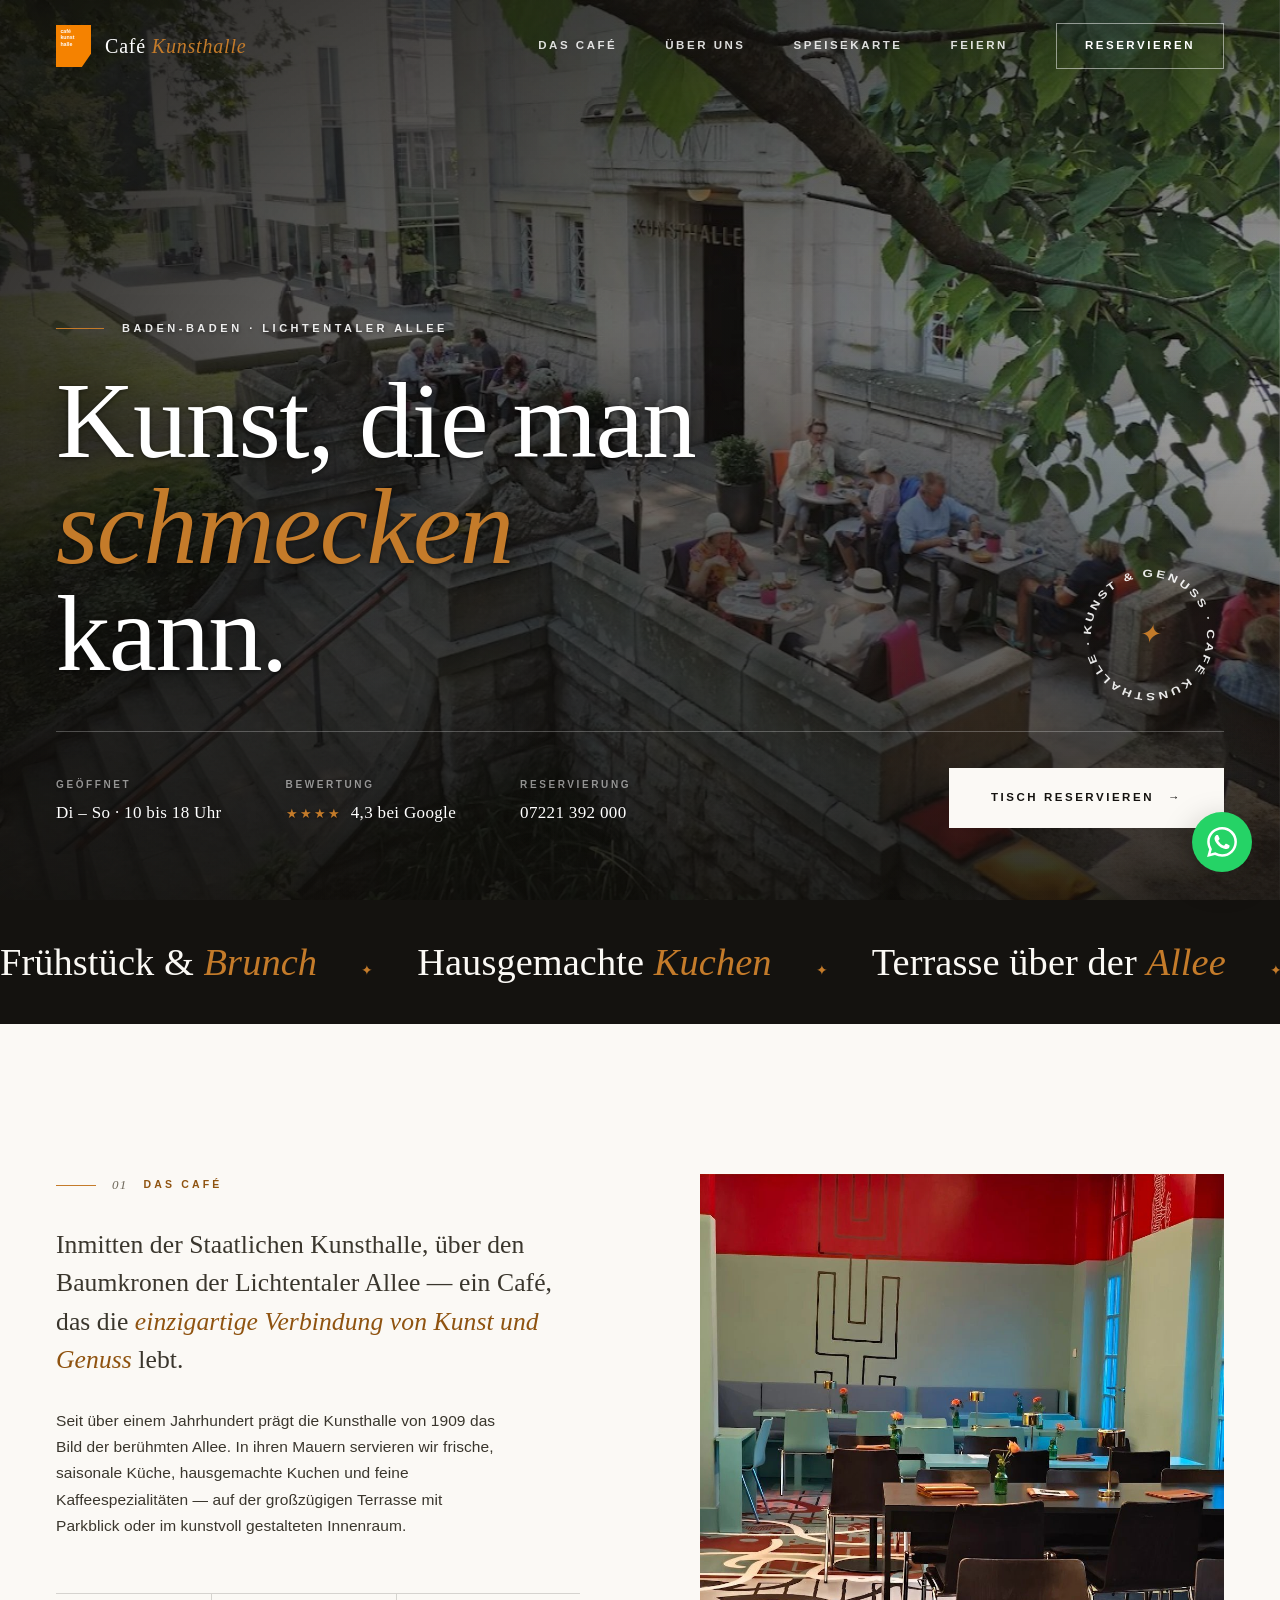
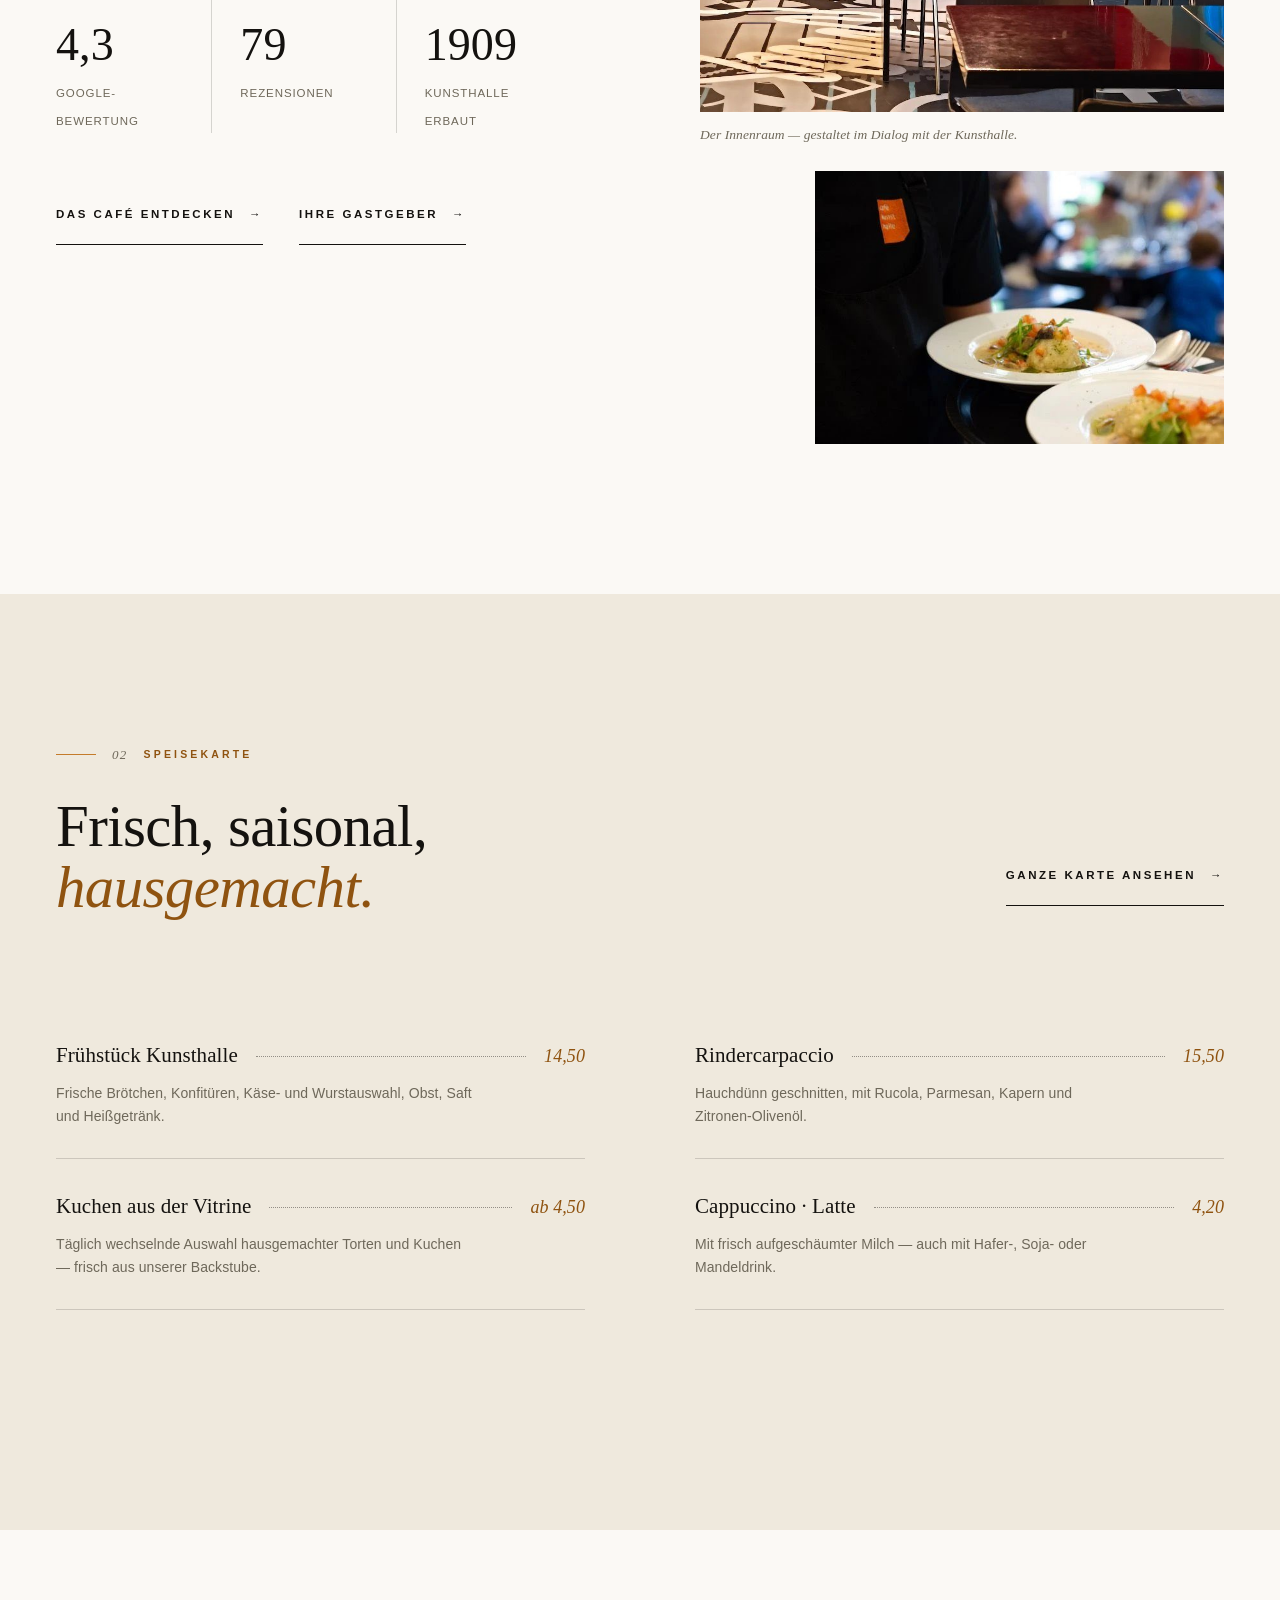
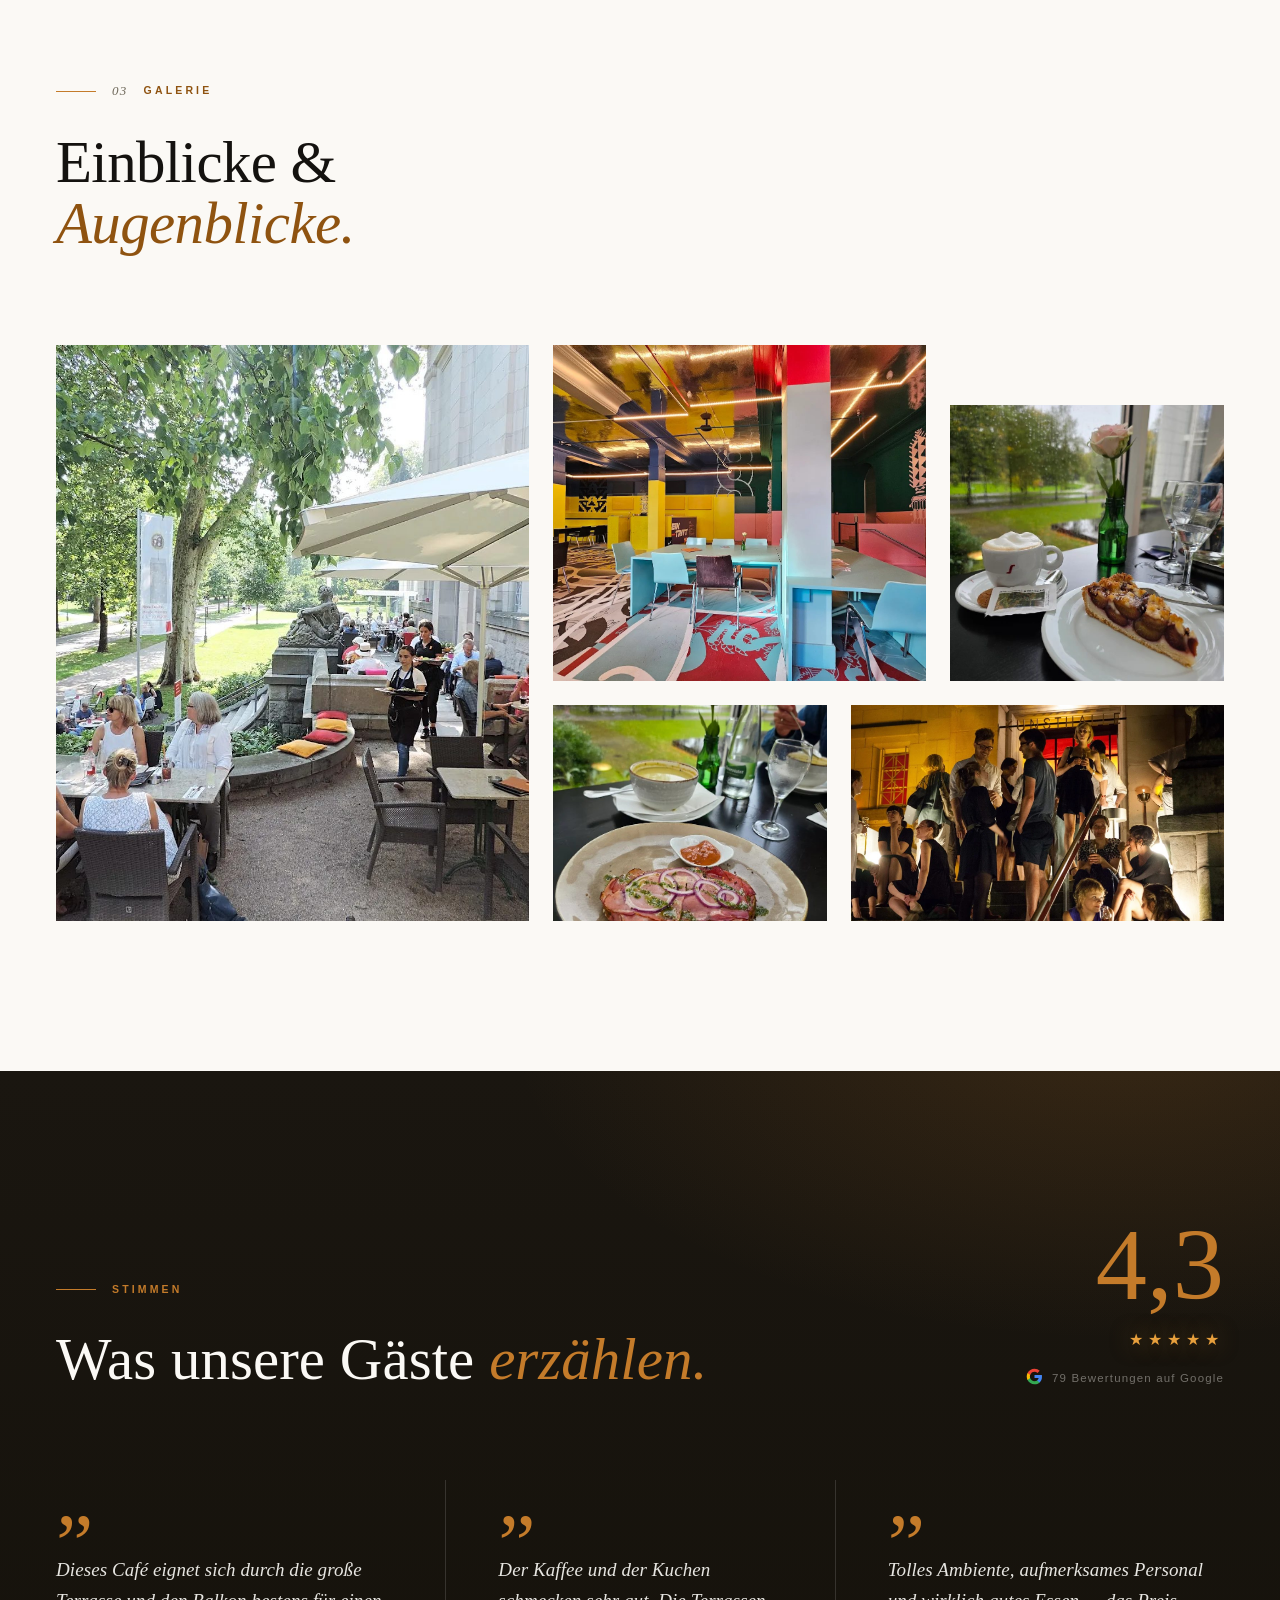
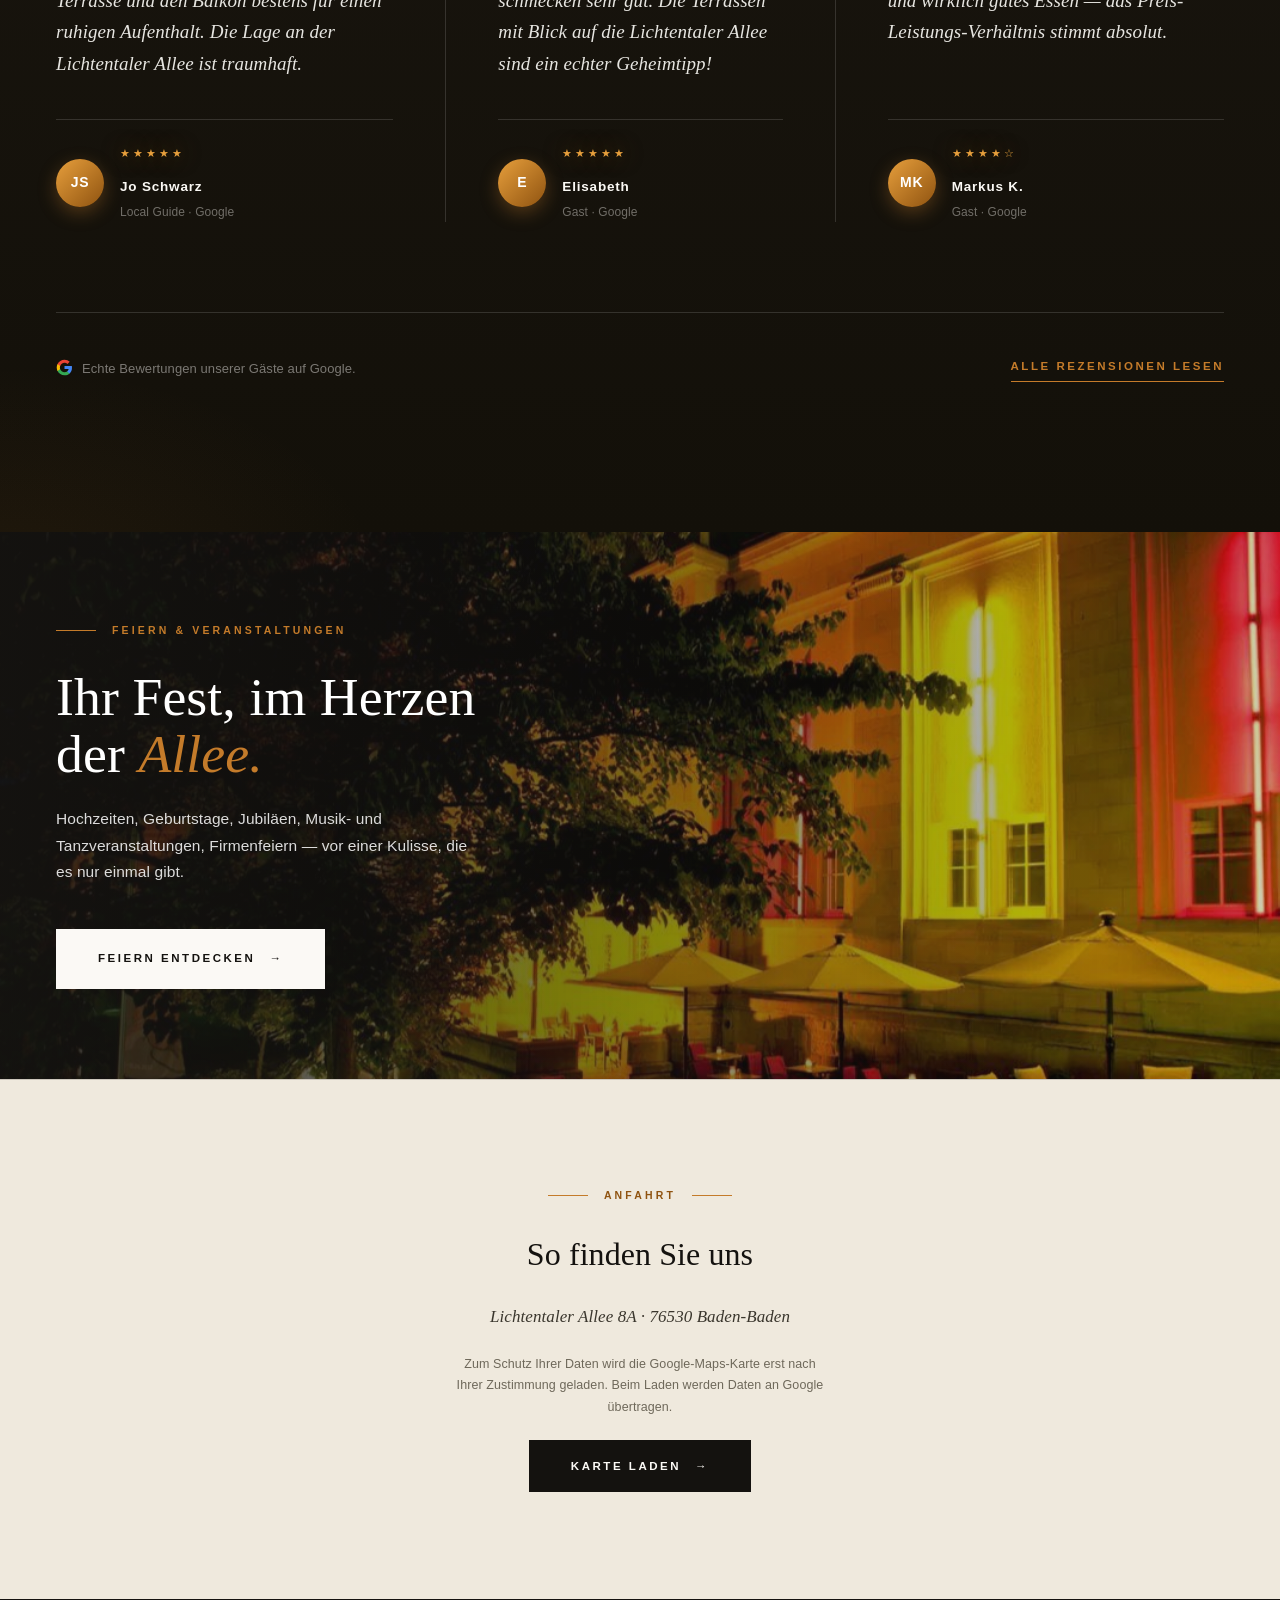
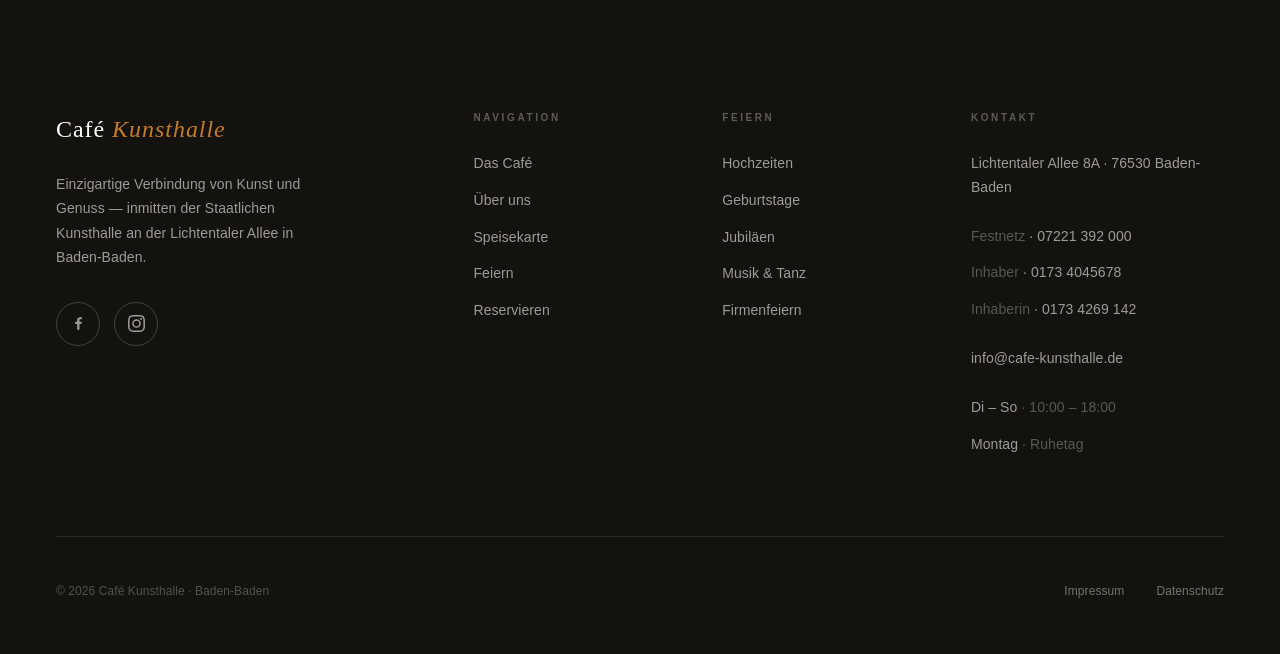
<file: index.html>
<!DOCTYPE html>
<html lang="de">
<head>
<meta charset="UTF-8">
<meta name="viewport" content="width=device-width, initial-scale=1.0">
<meta name="format-detection" content="telephone=no">
<title>Café Kunsthalle Baden-Baden — Café & Restaurant an der Lichtentaler Allee</title>
<meta name="description" content="Café Kunsthalle in Baden-Baden: Frühstück, Mittagstisch, hausgemachte Kuchen und Kaffeespezialitäten direkt an der Lichtentaler Allee. Terrasse mit Parkblick, Feiern und Veranstaltungen.">
<meta property="og:title" content="Café Kunsthalle Baden-Baden — Café & Restaurant an der Lichtentaler Allee">
<meta property="og:description" content="Café Kunsthalle in Baden-Baden: Frühstück, Mittagstisch, hausgemachte Kuchen und Kaffeespezialitäten direkt an der Lichtentaler Allee. Terrasse mit Parkblick, Feiern und Veranstaltungen.">
<meta property="og:type" content="website">
<meta property="og:locale" content="de_DE">
<link rel="icon" type="image/svg+xml" href="assets/img/logo.svg">
<link rel="stylesheet" href="assets/css/style.css">
<script type="application/ld+json">
{
  "@context": "https://schema.org",
  "@type": "CafeOrCoffeeShop",
  "name": "Café Kunsthalle",
  "url": "https://cafe-kunsthalle.de/",
  "address": { "@type": "PostalAddress", "streetAddress": "Lichtentaler Allee 8A", "postalCode": "76530", "addressLocality": "Baden-Baden", "addressCountry": "DE" },
  "telephone": "+497221392000",
  "email": "info@cafe-kunsthalle.de",
  "priceRange": "10\u201320 \u20ac",
  "servesCuisine": "Café, Deutsche Küche, Frühstück, Kuchen",
  "aggregateRating": { "@type": "AggregateRating", "ratingValue": "4.3", "reviewCount": "79" },
  "openingHoursSpecification": [{ "@type": "OpeningHoursSpecification", "dayOfWeek": ["Tuesday","Wednesday","Thursday","Friday","Saturday","Sunday"], "opens": "10:00", "closes": "18:00" }],
  "sameAs": ["https://www.facebook.com/CafeKunsthalleBadenBaden/", "https://www.instagram.com/cafekunsthalle.badenbaden/"]
}
</script>
</head>
<body>
<div class="loader" id="loader"><div class="loader-mark"><img src="assets/img/logo.svg" alt=""><span>Café Kunsthalle</span></div></div>
<header class="nav" id="nav" data-threshold="0.72">
  <div class="nav-in">
    <a href="index.html" class="logo" aria-label="Café Kunsthalle — Startseite">
      <img src="assets/img/logo.svg" alt="Café Kunsthalle Logo">
      <span class="logo-type">Café <i>Kunsthalle</i></span>
    </a>
    <nav class="nav-links" aria-label="Hauptnavigation">
      <a href="das-cafe.html">Das Café</a>
      <a href="ueber-uns.html">Über uns</a>
      <a href="speisekarte.html">Speisekarte</a>
      <a href="feiern.html">Feiern</a>
      <a href="reservierung.html" class="nav-cta">Reservieren</a>
    </nav>
    <button class="burger" id="bg" aria-label="Menü" onclick="mNav()"><span></span><span></span><span></span></button>
  </div>
</header>

<div class="m-nav" id="mn">
  <a href="index.html" onclick="mNav()">Startseite <small>01</small></a>
  <a href="das-cafe.html" onclick="mNav()">Das Café <small>02</small></a>
  <a href="ueber-uns.html" onclick="mNav()">Über uns <small>03</small></a>
  <a href="speisekarte.html" onclick="mNav()">Speisekarte <small>04</small></a>
  <a href="feiern.html" onclick="mNav()">Feiern <small>05</small></a>
  <a href="reservierung.html" onclick="mNav()" style="color:var(--gold-deep)">Reservieren <small>→</small></a>
</div>
<section class="hero">
  <div class="hero-img"><img class="px" src="assets/img/terrasse.jpg" alt="Die Terrasse des Café Kunsthalle über der Lichtentaler Allee in Baden-Baden" fetchpriority="high"></div>
  
    <div class="spin-badge" aria-hidden="true">
      <svg viewBox="0 0 150 150">
        <defs><path id="circ" d="M 75,75 m -58,0 a 58,58 0 1,1 116,0 a 58,58 0 1,1 -116,0"/></defs>
        <text><textPath href="#circ" textLength="360" lengthAdjust="spacingAndGlyphs">Kunst &amp; Genuss · Café Kunsthalle ·</textPath></text>
      </svg>
      <span class="center-star">✦</span>
    </div>
  <div class="hero-content">
    <div class="hero-kicker">Baden-Baden · Lichtentaler Allee</div>
    <h1>Kunst, die man <em>schmecken</em> kann.</h1>
    <div class="hero-bottom">
      <div class="hero-facts">
        <div><small>Geöffnet</small><b>Di – So · 10 bis 18 Uhr</b></div>
        <div><small>Bewertung</small><b><span class="stars">★★★★</span>&nbsp; 4,3 bei Google</b></div>
        <div><small>Reservierung</small><b><a href="tel:+497221392000" style="color:inherit;text-decoration:none">07221 392 000</a></b></div>
      </div>
      <div class="hero-actions">
        <a href="reservierung.html" class="btn btn-light">Tisch reservieren <span class="a">→</span></a>
      </div>
    </div>
  </div>
</section>

<div class="marquee" aria-hidden="true">
  <div class="marquee-track"><span class="marquee-item">Frühstück & <i>Brunch</i></span><span class="marquee-item">Hausgemachte <i>Kuchen</i></span><span class="marquee-item">Terrasse über der <i>Allee</i></span><span class="marquee-item">Feiern & <i>Veranstaltungen</i></span><span class="marquee-item">Kaffee<i>spezialitäten</i></span><span class="marquee-item">Frühstück & <i>Brunch</i></span><span class="marquee-item">Hausgemachte <i>Kuchen</i></span><span class="marquee-item">Terrasse über der <i>Allee</i></span><span class="marquee-item">Feiern & <i>Veranstaltungen</i></span><span class="marquee-item">Kaffee<i>spezialitäten</i></span></div>
</div>
<section class="block" id="cafe">
  <div class="wrap">
    <div class="intro-grid">
      <div class="intro-copy rv">
        <div class="eyebrow"><span class="num">01</span> Das Café</div>
        <p class="big-p">Inmitten der Staatlichen Kunsthalle, über den Baumkronen der Lichtentaler Allee — ein Café, das die <em>einzigartige Verbindung von Kunst und Genuss</em> lebt.</p>
        <p>Seit über einem Jahrhundert prägt die Kunsthalle von 1909 das Bild der berühmten Allee. In ihren Mauern servieren wir frische, saisonale Küche, hausgemachte Kuchen und feine Kaffeespezialitäten — auf der großzügigen Terrasse mit Parkblick oder im kunstvoll gestalteten Innenraum.</p>
        <div class="intro-stats">
          <div><b>4,3</b><span>Google-Bewertung</span></div>
          <div><b>79</b><span>Rezensionen</span></div>
          <div><b>1909</b><span>Kunsthalle erbaut</span></div>
        </div>
        <div style="margin-top:52px;display:flex;gap:36px;flex-wrap:wrap">
          <a href="das-cafe.html" class="btn btn-line">Das Café entdecken <span class="a">→</span></a>
          <a href="ueber-uns.html" class="btn btn-line">Ihre Gastgeber <span class="a">→</span></a>
        </div>
      </div>
      <div class="intro-media">
        <figure class="rv">
          <img src="assets/img/innen.jpg" alt="Der kunstvoll gestaltete Innenraum des Café Kunsthalle" loading="lazy">
          <figcaption>Der Innenraum — gestaltet im Dialog mit der Kunsthalle.</figcaption>
        </figure>
        <figure class="offset rv" data-d="1">
          <img src="assets/img/kellner.jpg" alt="Service im Café Kunsthalle" loading="lazy">
        </figure>
      </div>
    </div>
  </div>
</section>

<section class="block menu-teaser" id="karte">
  <div class="wrap">
    <div class="sec-head rv" style="display:flex;justify-content:space-between;align-items:flex-end;gap:48px;flex-wrap:wrap">
      <div>
        <div class="eyebrow"><span class="num">02</span> Speisekarte</div>
        <h2>Frisch, saisonal, <em>hausgemacht.</em></h2>
      </div>
      <a href="speisekarte.html" class="btn btn-line" style="margin-bottom:12px">Ganze Karte ansehen <span class="a">→</span></a>
    </div>
    <div class="menu-teaser-grid">
      <div class="dish rv"><div class="dish-top"><h3>Frühstück Kunsthalle</h3><span class="dots"></span><span class="p">14,50</span></div><p>Frische Brötchen, Konfitüren, Käse- und Wurstauswahl, Obst, Saft und Heißgetränk.</p></div>
      <div class="dish rv" data-d="1"><div class="dish-top"><h3>Rindercarpaccio</h3><span class="dots"></span><span class="p">15,50</span></div><p>Hauchdünn geschnitten, mit Rucola, Parmesan, Kapern und Zitronen-Olivenöl.</p></div>
      <div class="dish rv" data-d="1"><div class="dish-top"><h3>Kuchen aus der Vitrine</h3><span class="dots"></span><span class="p">ab 4,50</span></div><p>Täglich wechselnde Auswahl hausgemachter Torten und Kuchen — frisch aus unserer Backstube.</p></div>
      <div class="dish rv" data-d="2"><div class="dish-top"><h3>Cappuccino · Latte</h3><span class="dots"></span><span class="p">4,20</span></div><p>Mit frisch aufgeschäumter Milch — auch mit Hafer-, Soja- oder Mandeldrink.</p></div>
    </div>
  </div>
</section>

<section class="block" id="galerie">
  <div class="wrap">
    <div class="sec-head rv">
      <div class="eyebrow"><span class="num">03</span> Galerie</div>
      <h2>Einblicke & <em>Augenblicke.</em></h2>
    </div>
    <div class="gal-band rv">
      <figure><img src="assets/img/terrasse-sommer.jpg" alt="Sommertag auf der Terrasse des Café Kunsthalle" loading="lazy"></figure>
      <figure><img src="assets/img/innen-bunt.jpg" alt="Die farbenfrohe Eventfläche des Café Kunsthalle" loading="lazy"></figure>
      <figure><img src="assets/img/kuchen-parkblick.jpg" alt="Cappuccino und Kuchen mit Blick auf die Lichtentaler Allee" loading="lazy"></figure>
      <figure><img src="assets/img/brot-parkblick.jpg" alt="Belegtes Brot am Fensterplatz mit Parkblick" loading="lazy"></figure>
      <figure><img src="assets/img/event-nacht.jpg" alt="Abendveranstaltung auf den Stufen der Kunsthalle" loading="lazy"></figure>
    </div>
  </div>
</section>

<section class="block voices" id="stimmen">
  <div class="wrap">
    <div class="voices-head rv">
      <div>
        <div class="eyebrow">Stimmen</div>
        <h2>Was unsere Gäste <em>erzählen.</em></h2>
      </div>
      <div class="v-score">
        <div class="n">4,3</div>
        <div class="s">★★★★★</div>
        <small><svg class="g-ic" width="17" height="17" viewBox="0 0 24 24" xmlns="http://www.w3.org/2000/svg"><path d="M22.56 12.25c0-.78-.07-1.53-.2-2.25H12v4.26h5.92c-.26 1.37-1.04 2.53-2.21 3.31v2.77h3.57c2.08-1.92 3.28-4.74 3.28-8.09z" fill="#4285F4"/><path d="M12 23c2.97 0 5.46-.98 7.28-2.66l-3.57-2.77c-.98.66-2.23 1.06-3.71 1.06-2.86 0-5.29-1.93-6.16-4.53H2.18v2.84C3.99 20.53 7.7 23 12 23z" fill="#34A853"/><path d="M5.84 14.09c-.22-.66-.35-1.36-.35-2.09s.13-1.43.35-2.09V7.07H2.18C1.43 8.55 1 10.22 1 12s.43 3.45 1.18 4.93l2.85-2.22.81-.62z" fill="#FBBC05"/><path d="M12 5.38c1.62 0 3.06.56 4.21 1.64l3.15-3.15C17.45 2.09 14.97 1 12 1 7.7 1 3.99 3.47 2.18 7.07l3.66 2.84c.87-2.6 3.3-4.53 6.16-4.53z" fill="#EA4335"/></svg>79 Bewertungen auf Google</small>
      </div>
    </div>
    <div class="v-grid">
      <article class="v-card rv" data-d="1">
        <div class="qm">„</div>
        <blockquote>Dieses Café eignet sich durch die große Terrasse und den Balkon bestens für einen ruhigen Aufenthalt. Die Lage an der Lichtentaler Allee ist traumhaft.</blockquote>
        <div class="by"><div class="av">JS</div><div class="by-t"><div class="st">★★★★★</div><b>Jo Schwarz</b><span>Local Guide · Google</span></div></div>
      </article>
      <article class="v-card rv" data-d="2">
        <div class="qm">„</div>
        <blockquote>Der Kaffee und der Kuchen schmecken sehr gut. Die Terrassen mit Blick auf die Lichtentaler Allee sind ein echter Geheimtipp!</blockquote>
        <div class="by"><div class="av">E</div><div class="by-t"><div class="st">★★★★★</div><b>Elisabeth</b><span>Gast · Google</span></div></div>
      </article>
      <article class="v-card rv" data-d="3">
        <div class="qm">„</div>
        <blockquote>Tolles Ambiente, aufmerksames Personal und wirklich gutes Essen — das Preis-Leistungs-Verhältnis stimmt absolut.</blockquote>
        <div class="by"><div class="av">MK</div><div class="by-t"><div class="st">★★★★☆</div><b>Markus K.</b><span>Gast · Google</span></div></div>
      </article>
    </div>
    <div class="v-foot rv">
      <p><svg class="g-ic" width="17" height="17" viewBox="0 0 24 24" xmlns="http://www.w3.org/2000/svg"><path d="M22.56 12.25c0-.78-.07-1.53-.2-2.25H12v4.26h5.92c-.26 1.37-1.04 2.53-2.21 3.31v2.77h3.57c2.08-1.92 3.28-4.74 3.28-8.09z" fill="#4285F4"/><path d="M12 23c2.97 0 5.46-.98 7.28-2.66l-3.57-2.77c-.98.66-2.23 1.06-3.71 1.06-2.86 0-5.29-1.93-6.16-4.53H2.18v2.84C3.99 20.53 7.7 23 12 23z" fill="#34A853"/><path d="M5.84 14.09c-.22-.66-.35-1.36-.35-2.09s.13-1.43.35-2.09V7.07H2.18C1.43 8.55 1 10.22 1 12s.43 3.45 1.18 4.93l2.85-2.22.81-.62z" fill="#FBBC05"/><path d="M12 5.38c1.62 0 3.06.56 4.21 1.64l3.15-3.15C17.45 2.09 14.97 1 12 1 7.7 1 3.99 3.47 2.18 7.07l3.66 2.84c.87-2.6 3.3-4.53 6.16-4.53z" fill="#EA4335"/></svg>Echte Bewertungen unserer Gäste auf Google.</p>
      <a href="https://www.google.com/search?sca_esv=d7a897ae2fa4bc83&rlz=1C5CHFA_enDE888DE888&cs=1&sxsrf=APpeQnuJPXgJzvbMxH1YgwNrALMSKE6pfg:1783429594193&q=Cafe+Kunsthalle+Rezensionen&rflfq=1&num=20&stick=H4sIAAAAAAAAAONgkxIxNDSzNDM2MDQ0MbO0MDA2NjcxsdzAyPiKUdo5MS1Vwbs0r7gkIzEnJ1UhKLUqNa84Mz8vNW8RKz5ZAGcwIZlXAAAA&rldimm=11696301146980337449&tbm=lcl&hl=de-DE&sa=X&ved=2ahUKEwiFhsT70MCVAxWqBdsEHdEmCCkQ9fQKegQICBAG&biw=1440&bih=740&dpr=2#lkt=LocalPoiReviews" target="_blank" rel="noopener">Alle Rezensionen lesen</a>
    </div>
  </div>
</section>
<section class="cta-banner">
  <div class="bg"><img class="px" src="assets/img/nacht.jpg" alt="" aria-hidden="true" loading="lazy"></div>
  <div class="wrap">
    <div class="eyebrow rv">Feiern & Veranstaltungen</div>
    <h2 class="serif rv" data-d="1" style="color:#fff">Ihr Fest, im Herzen der <em style="color:var(--gold)">Allee.</em></h2>
    <p class="rv" data-d="2">Hochzeiten, Geburtstage, Jubiläen, Musik- und Tanzveranstaltungen, Firmenfeiern — vor einer Kulisse, die es nur einmal gibt.</p>
    <a href="feiern.html" class="btn btn-light rv" data-d="3">Feiern entdecken <span class="a">→</span></a>
  </div>
</section>
<div class="map">
  <div class="map-gate" id="mg">
    <div class="eyebrow center">Anfahrt</div>
    <h3>So finden Sie uns</h3>
    <address>Lichtentaler Allee 8A · 76530 Baden-Baden</address>
    <p>Zum Schutz Ihrer Daten wird die Google-Maps-Karte erst nach Ihrer Zustimmung geladen. Beim Laden werden Daten an Google übertragen.</p>
    <button class="btn btn-dark" onclick="loadMap()">Karte laden <span class="a">→</span></button>
  </div>
  <iframe id="mf" data-src="https://www.google.com/maps/embed?pb=!1m18!1m12!1m3!1d2630.222873215689!2d8.235832215850866!3d48.75854001568583!2m3!1f0!2f0!3f0!3m2!1i1024!2i768!4f13.1!3m3!1m2!1s0x47971f42f8baf60d%3A0xa2519bec6bc1c729!2sCafe%20Kunsthalle!5e0!3m2!1sde!2sde!4v1639650187236!5m2!1sde!2sde" title="Café Kunsthalle auf Google Maps" loading="lazy" referrerpolicy="no-referrer-when-downgrade" allowfullscreen></iframe>
</div>
<footer class="foot">
  <div class="wrap">
    <div class="foot-grid">
      <div class="foot-brand">
        <span class="logo-type">Café <i>Kunsthalle</i></span>
        <p>Einzigartige Verbindung von Kunst und Genuss — inmitten der Staatlichen Kunsthalle an der Lichtentaler Allee in Baden-Baden.</p>
        <div class="socials">
          <a href="https://www.facebook.com/CafeKunsthalleBadenBaden/" target="_blank" rel="noopener" aria-label="Facebook">
            <svg viewBox="0 0 24 24" xmlns="http://www.w3.org/2000/svg"><path d="M13.397 20.997v-8.196h2.765l.411-3.209h-3.176V7.548c0-.926.258-1.56 1.587-1.56h1.684V3.127A22.336 22.336 0 0 0 14.201 3c-2.444 0-4.122 1.492-4.122 4.231v2.355H7.332v3.209h2.753v8.202h3.312z"/></svg>
          </a>
          <a href="https://www.instagram.com/cafekunsthalle.badenbaden/" target="_blank" rel="noopener" aria-label="Instagram">
            <svg viewBox="0 0 24 24" xmlns="http://www.w3.org/2000/svg"><path d="M12 2.163c3.204 0 3.584.012 4.85.07 3.252.148 4.771 1.691 4.919 4.919.058 1.265.069 1.645.069 4.849 0 3.205-.012 3.584-.069 4.849-.149 3.225-1.664 4.771-4.919 4.919-1.266.058-1.644.07-4.85.07-3.204 0-3.584-.012-4.849-.07-3.26-.149-4.771-1.699-4.919-4.92-.058-1.265-.07-1.644-.07-4.849 0-3.204.013-3.583.07-4.849.149-3.227 1.664-4.771 4.919-4.919 1.266-.057 1.645-.069 4.849-.069zM12 0C8.741 0 8.333.014 7.053.072 2.695.272.273 2.69.073 7.052.014 8.333 0 8.741 0 12c0 3.259.014 3.668.072 4.948.2 4.358 2.618 6.78 6.98 6.98C8.333 23.986 8.741 24 12 24c3.259 0 3.668-.014 4.948-.072 4.354-.2 6.782-2.618 6.979-6.98.059-1.28.073-1.689.073-4.948 0-3.259-.014-3.667-.072-4.947-.196-4.354-2.617-6.78-6.979-6.98C15.668.014 15.259 0 12 0zm0 5.838a6.162 6.162 0 1 0 0 12.324 6.162 6.162 0 0 0 0-12.324zM12 16a4 4 0 1 1 0-8 4 4 0 0 1 0 8zm6.406-11.845a1.44 1.44 0 1 0 0 2.881 1.44 1.44 0 0 0 0-2.881z"/></svg>
          </a>
        </div>
      </div>
      <div>
        <h4>Navigation</h4>
        <ul>
          <li><a href="das-cafe.html">Das Café</a></li>
          <li><a href="ueber-uns.html">Über uns</a></li>
          <li><a href="speisekarte.html">Speisekarte</a></li>
          <li><a href="feiern.html">Feiern</a></li>
          <li><a href="reservierung.html">Reservieren</a></li>
        </ul>
      </div>
      <div>
        <h4>Feiern</h4>
        <ul>
          <li><a href="feiern/hochzeiten.html">Hochzeiten</a></li>
          <li><a href="feiern/geburtstage.html">Geburtstage</a></li>
          <li><a href="feiern/jubilaeen.html">Jubiläen</a></li>
          <li><a href="feiern/musik-tanz.html">Musik & Tanz</a></li>
          <li><a href="feiern/firmenfeiern.html">Firmenfeiern</a></li>
        </ul>
      </div>
      <div>
        <h4>Kontakt</h4>
        <ul>
          <li>Lichtentaler Allee 8A · 76530 Baden-Baden</li>
          <li style="margin-top:12px"><i>Festnetz</i> · <a href="tel:+497221392000">07221 392 000</a></li>
          <li><i>Inhaber</i> · <a href="tel:+491734045678">0173 4045678</a></li>
          <li><i>Inhaberin</i> · <a href="tel:+491734269142">0173 4269 142</a></li>
          <li style="margin-top:12px"><a href="mailto:info@cafe-kunsthalle.de">info@cafe-kunsthalle.de</a></li>
          <li style="margin-top:12px">Di – So <i>· 10:00 – 18:00</i></li>
          <li>Montag <i>· Ruhetag</i></li>
        </ul>
      </div>
    </div>
    <div class="foot-base">
      <span>© 2026 Café Kunsthalle · Baden-Baden</span>
      <nav>
        <a href="impressum.html">Impressum</a>
        <a href="datenschutz.html">Datenschutz</a>
      </nav>
    </div>
  </div>
</footer>
<script src="assets/js/main.js"></script>
<a class="wa-float" href="https://wa.me/491734045678" target="_blank" rel="noopener" aria-label="Per WhatsApp kontaktieren">
<svg viewBox="0 0 24 24" xmlns="http://www.w3.org/2000/svg"><path d="M17.472 14.382c-.297-.149-1.758-.867-2.03-.967-.273-.099-.471-.148-.67.15-.197.297-.767.966-.94 1.164-.173.199-.347.223-.644.075-.297-.15-1.255-.463-2.39-1.475-.883-.788-1.48-1.761-1.653-2.059-.173-.297-.018-.458.13-.606.134-.133.298-.347.446-.52.149-.174.198-.298.298-.497.099-.198.05-.371-.025-.52-.075-.149-.669-1.612-.916-2.207-.242-.579-.487-.5-.669-.51-.173-.008-.371-.01-.57-.01-.198 0-.52.074-.792.372-.272.297-1.04 1.016-1.04 2.479 0 1.462 1.065 2.875 1.213 3.074.149.198 2.096 3.2 5.077 4.487.709.306 1.262.489 1.694.625.712.227 1.36.195 1.871.118.571-.085 1.758-.719 2.006-1.413.248-.694.248-1.289.173-1.413-.074-.124-.272-.198-.57-.347m-5.421 7.403h-.004a9.87 9.87 0 01-5.031-1.378l-.361-.214-3.741.982.998-3.648-.235-.374a9.86 9.86 0 01-1.51-5.26c.001-5.45 4.436-9.884 9.888-9.884 2.64 0 5.122 1.03 6.988 2.898a9.825 9.825 0 012.893 6.994c-.003 5.45-4.437 9.884-9.885 9.884m8.413-18.297A11.815 11.815 0 0012.05 0C5.495 0 .16 5.335.157 11.892c0 2.096.547 4.142 1.588 5.945L.057 24l6.305-1.654a11.882 11.882 0 005.683 1.448h.005c6.554 0 11.89-5.335 11.893-11.893a11.821 11.821 0 00-3.48-8.413z"/></svg>
</a>
</body>
</html>
</file>
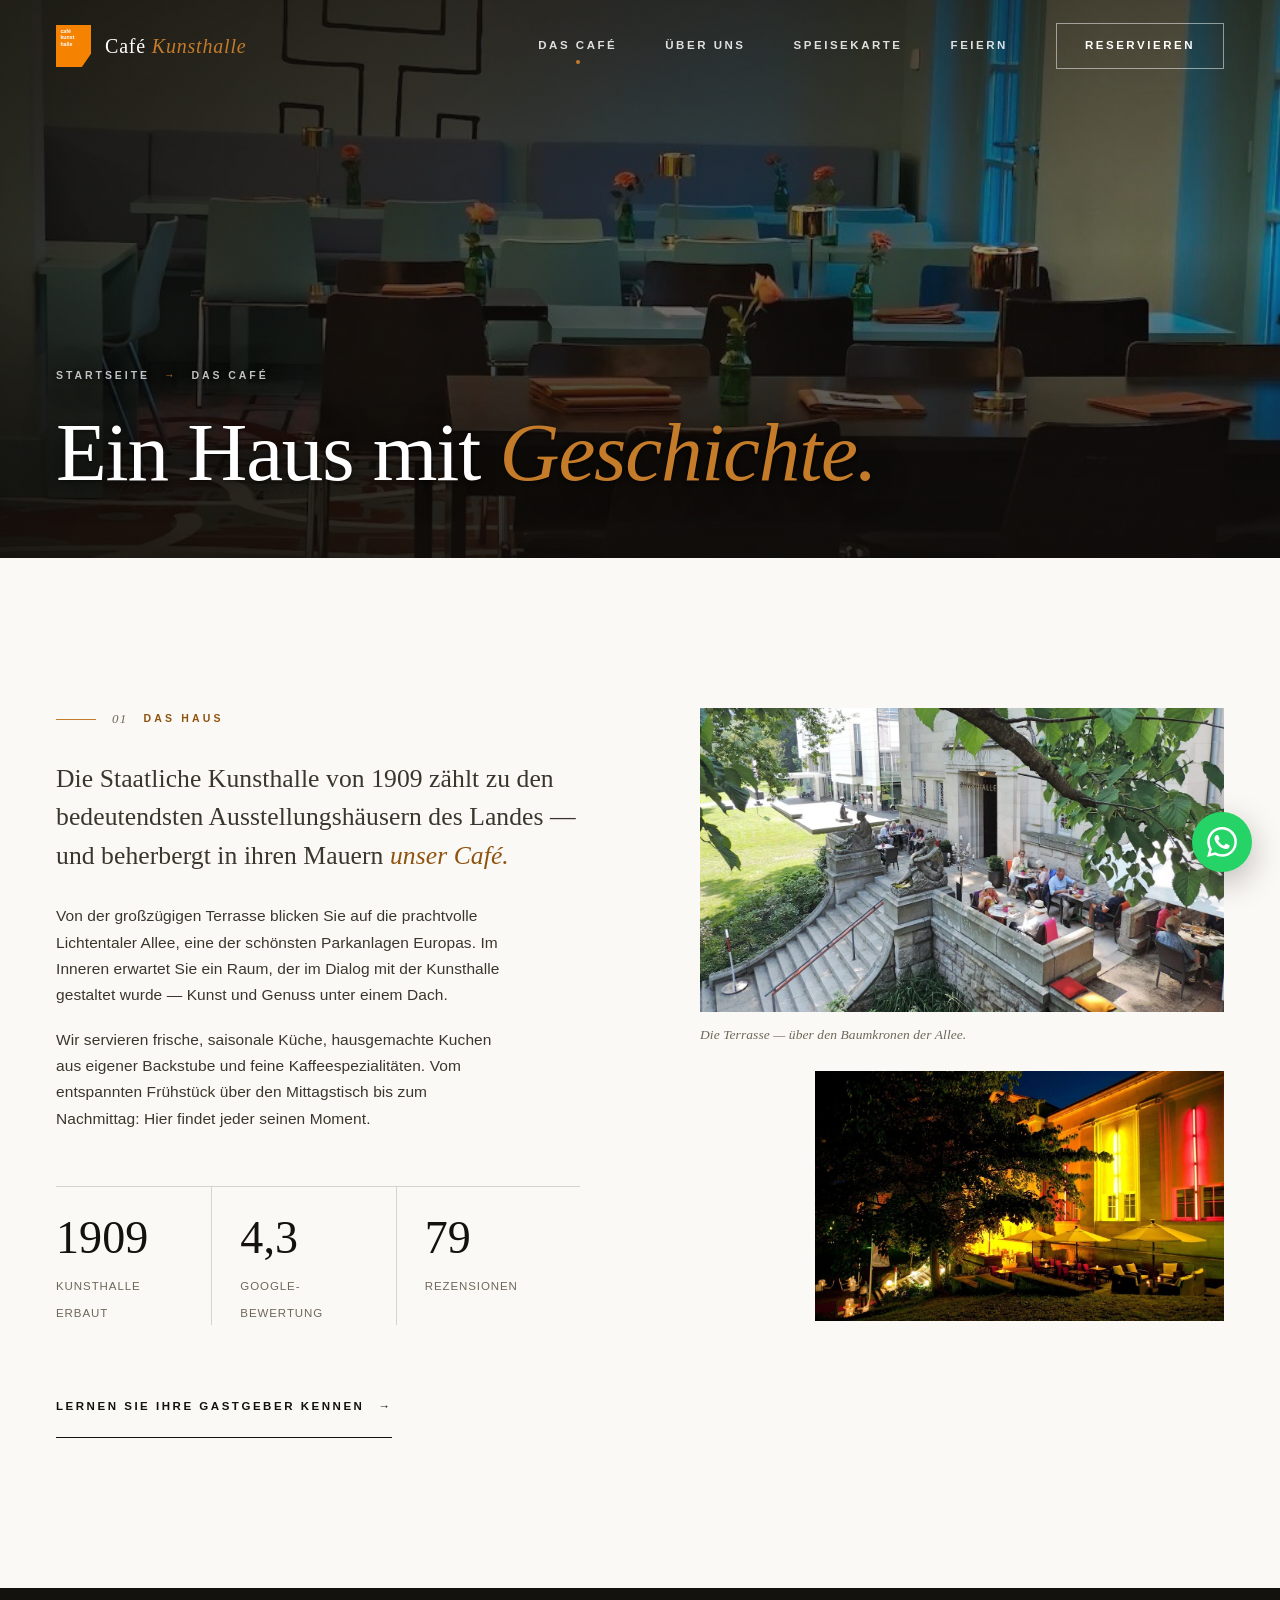
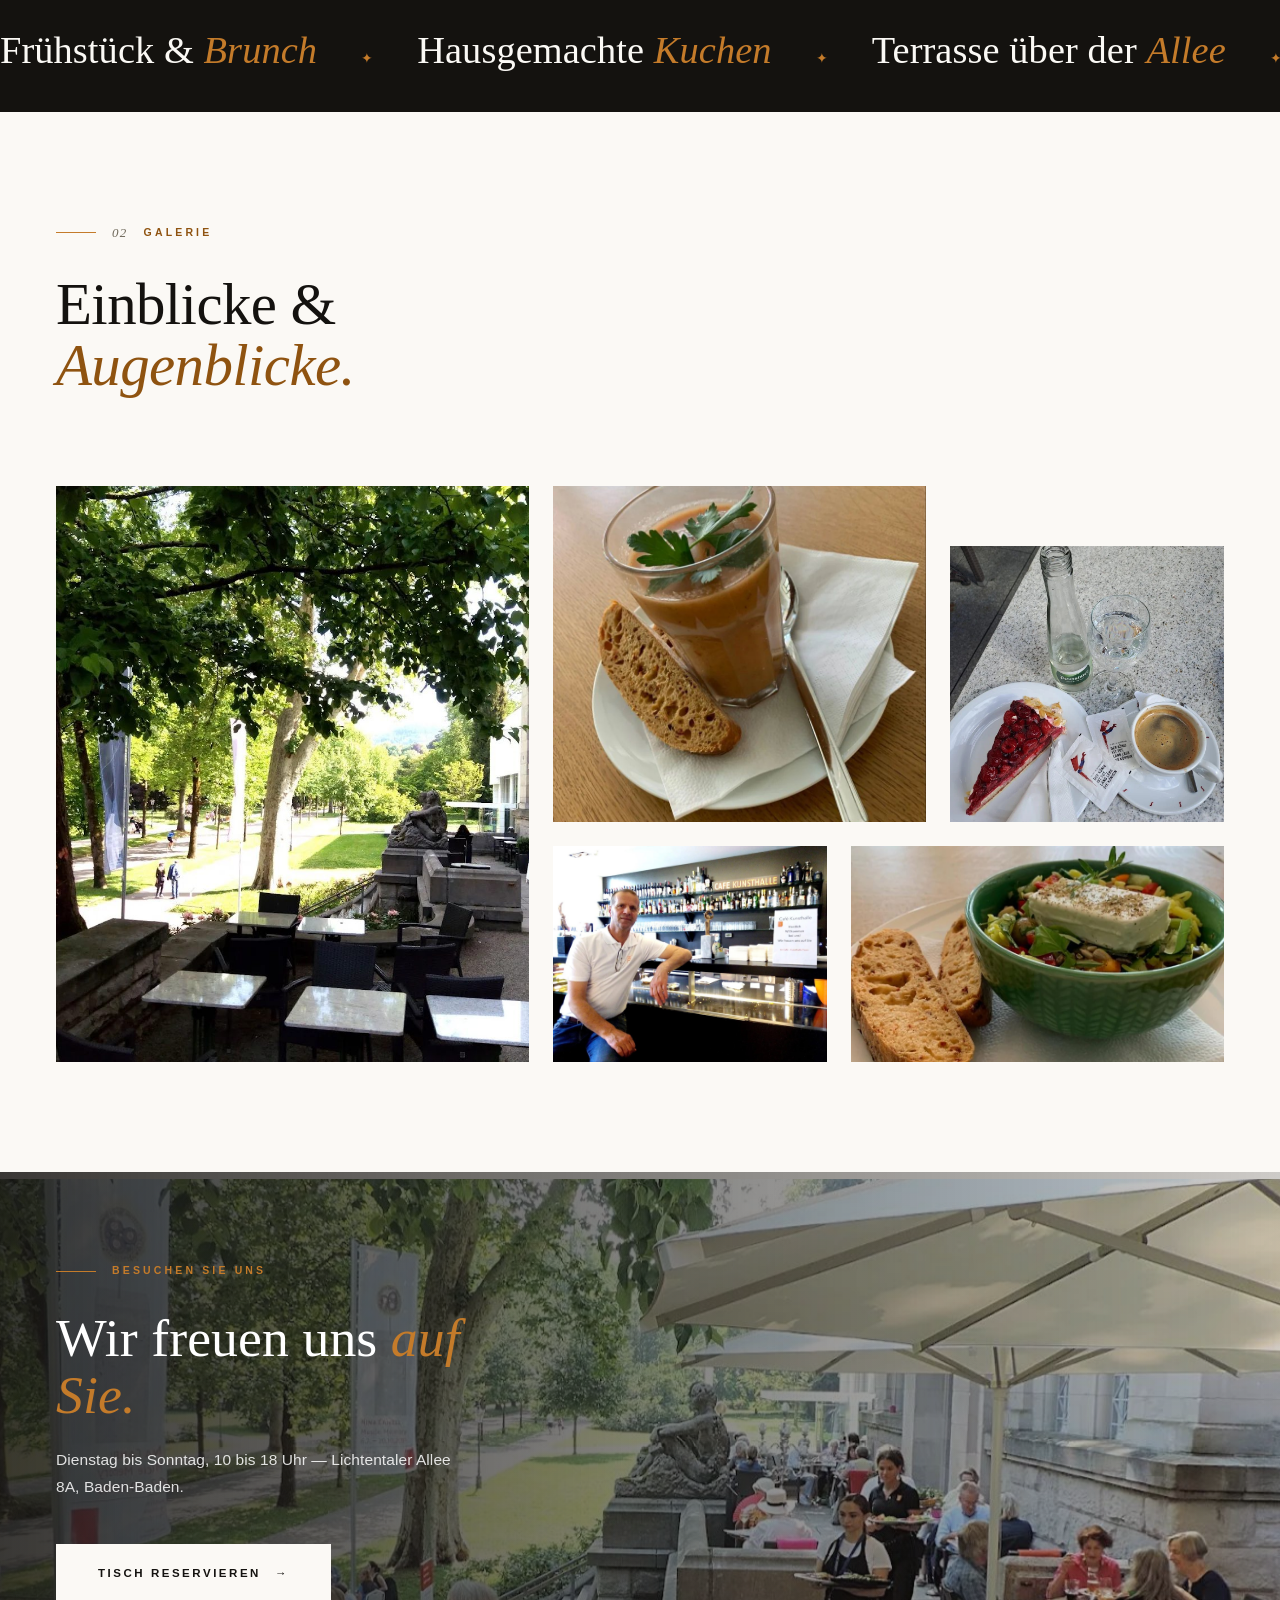
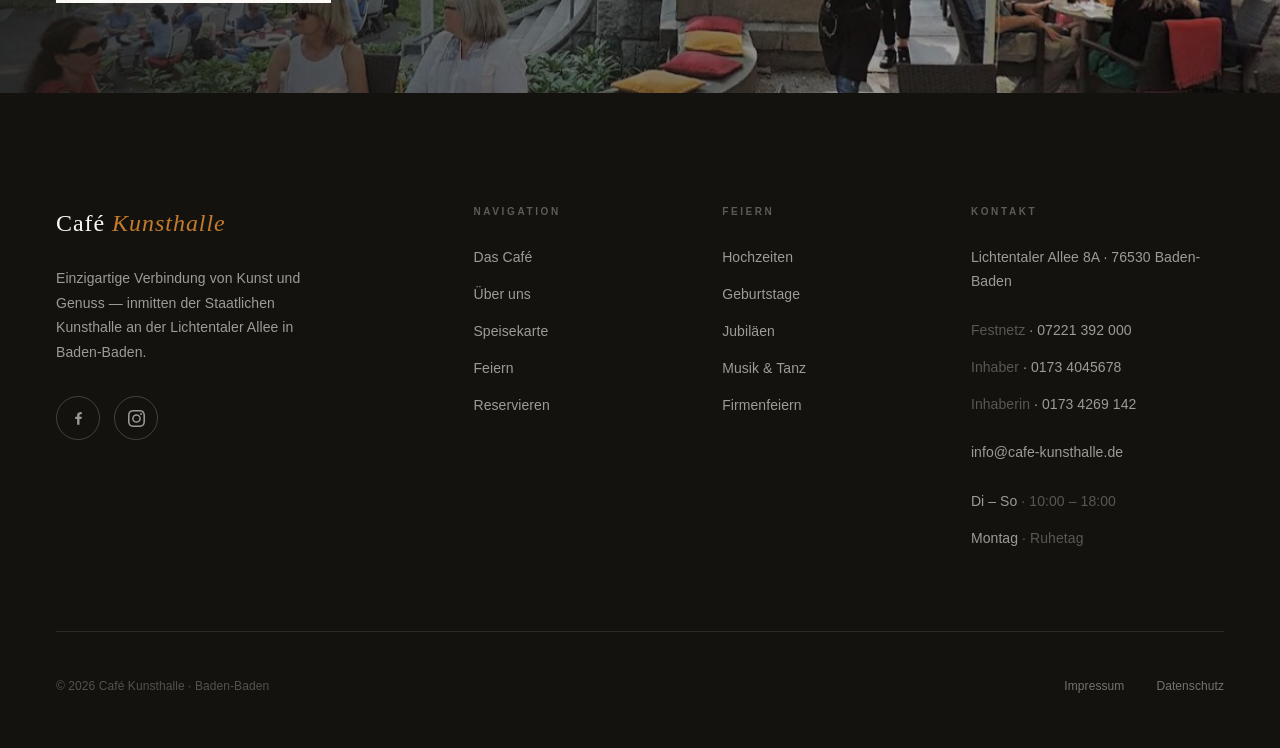
<file: das-cafe.html>
<!DOCTYPE html>
<html lang="de">
<head>
<meta charset="UTF-8">
<meta name="viewport" content="width=device-width, initial-scale=1.0">
<meta name="format-detection" content="telephone=no">
<title>Das Café — Café Kunsthalle Baden-Baden</title>
<meta name="description" content="Das Café Kunsthalle: Geschichte des Hauses von 1909, Terrasse über der Lichtentaler Allee und die einzigartige Verbindung von Kunst und Genuss in Baden-Baden.">
<meta property="og:title" content="Das Café — Café Kunsthalle Baden-Baden">
<meta property="og:description" content="Das Café Kunsthalle: Geschichte des Hauses von 1909, Terrasse über der Lichtentaler Allee und die einzigartige Verbindung von Kunst und Genuss in Baden-Baden.">
<meta property="og:type" content="website">
<meta property="og:locale" content="de_DE">
<link rel="icon" type="image/svg+xml" href="assets/img/logo.svg">
<link rel="stylesheet" href="assets/css/style.css">
</head>
<body>
<div class="loader" id="loader"><div class="loader-mark"><img src="assets/img/logo.svg" alt=""><span>Café Kunsthalle</span></div></div>
<header class="nav" id="nav" data-threshold="0.3">
  <div class="nav-in">
    <a href="index.html" class="logo" aria-label="Café Kunsthalle — Startseite">
      <img src="assets/img/logo.svg" alt="Café Kunsthalle Logo">
      <span class="logo-type">Café <i>Kunsthalle</i></span>
    </a>
    <nav class="nav-links" aria-label="Hauptnavigation">
      <a href="das-cafe.html" class="active">Das Café</a>
      <a href="ueber-uns.html">Über uns</a>
      <a href="speisekarte.html">Speisekarte</a>
      <a href="feiern.html">Feiern</a>
      <a href="reservierung.html" class="nav-cta">Reservieren</a>
    </nav>
    <button class="burger" id="bg" aria-label="Menü" onclick="mNav()"><span></span><span></span><span></span></button>
  </div>
</header>

<div class="m-nav" id="mn">
  <a href="index.html" onclick="mNav()">Startseite <small>01</small></a>
  <a href="das-cafe.html" onclick="mNav()">Das Café <small>02</small></a>
  <a href="ueber-uns.html" onclick="mNav()">Über uns <small>03</small></a>
  <a href="speisekarte.html" onclick="mNav()">Speisekarte <small>04</small></a>
  <a href="feiern.html" onclick="mNav()">Feiern <small>05</small></a>
  <a href="reservierung.html" onclick="mNav()" style="color:var(--gold-deep)">Reservieren <small>→</small></a>
</div>
<section class="page-hero">
  <div class="hero-img"><img class="px" src="assets/img/innen.jpg" alt="Der Innenraum des Café Kunsthalle" fetchpriority="high"></div>
  <div class="hero-content wrap" style="max-width:1440px;margin:0 auto;position:relative;z-index:2">
    <div class="crumb"><a href="index.html">Startseite</a> <span>→</span> Das Café</div>
    <h1>Ein Haus mit <em>Geschichte.</em></h1>
  </div>
</section>
<section class="block">
  <div class="wrap">
    <div class="intro-grid">
      <div class="intro-copy rv">
        <div class="eyebrow"><span class="num">01</span> Das Haus</div>
        <p class="big-p">Die Staatliche Kunsthalle von 1909 zählt zu den bedeutendsten Ausstellungshäusern des Landes — und beherbergt in ihren Mauern <em>unser Café.</em></p>
        <p>Von der großzügigen Terrasse blicken Sie auf die prachtvolle Lichtentaler Allee, eine der schönsten Parkanlagen Europas. Im Inneren erwartet Sie ein Raum, der im Dialog mit der Kunsthalle gestaltet wurde — Kunst und Genuss unter einem Dach.</p>
        <p>Wir servieren frische, saisonale Küche, hausgemachte Kuchen aus eigener Backstube und feine Kaffeespezialitäten. Vom entspannten Frühstück über den Mittagstisch bis zum Nachmittag: Hier findet jeder seinen Moment.</p>
        <div class="intro-stats">
          <div><b>1909</b><span>Kunsthalle erbaut</span></div>
          <div><b>4,3</b><span>Google-Bewertung</span></div>
          <div><b>79</b><span>Rezensionen</span></div>
        </div>
        <div style="margin-top:52px">
          <a href="ueber-uns.html" class="btn btn-line">Lernen Sie Ihre Gastgeber kennen <span class="a">→</span></a>
        </div>
      </div>
      <div class="intro-media">
        <figure class="rv">
          <img src="assets/img/terrasse.jpg" alt="Die Terrasse über der Lichtentaler Allee" loading="lazy">
          <figcaption>Die Terrasse — über den Baumkronen der Allee.</figcaption>
        </figure>
        <figure class="offset rv" data-d="1">
          <img src="assets/img/nacht.jpg" alt="Das Café bei Nacht" loading="lazy">
        </figure>
      </div>
    </div>
  </div>
</section>

<div class="marquee" aria-hidden="true">
  <div class="marquee-track"><span class="marquee-item">Frühstück & <i>Brunch</i></span><span class="marquee-item">Hausgemachte <i>Kuchen</i></span><span class="marquee-item">Terrasse über der <i>Allee</i></span><span class="marquee-item">Feiern & <i>Veranstaltungen</i></span><span class="marquee-item">Kaffee<i>spezialitäten</i></span><span class="marquee-item">Frühstück & <i>Brunch</i></span><span class="marquee-item">Hausgemachte <i>Kuchen</i></span><span class="marquee-item">Terrasse über der <i>Allee</i></span><span class="marquee-item">Feiern & <i>Veranstaltungen</i></span><span class="marquee-item">Kaffee<i>spezialitäten</i></span></div>
</div>
<section class="block tight">
  <div class="wrap">
    <div class="sec-head rv">
      <div class="eyebrow"><span class="num">02</span> Galerie</div>
      <h2>Einblicke & <em>Augenblicke.</em></h2>
    </div>
    <div class="gal-band rv">
      <figure><img src="assets/img/terrasse-allee.jpg" alt="Blick von der Terrasse in die Lichtentaler Allee" loading="lazy"></figure>
      <figure><img src="assets/img/suppe.jpg" alt="Tagessuppe mit Brot" loading="lazy"></figure>
      <figure><img src="assets/img/kuchen-terrasse.jpg" alt="Hausgemachter Himbeerkuchen und Kaffee auf der Terrasse" loading="lazy"></figure>
      <figure><img src="assets/img/chef.jpg" alt="Der Gastgeber des Café Kunsthalle an der Bar" loading="lazy"></figure>
      <figure><img src="assets/img/salat.jpg" alt="Frische Salatbowl mit Feta und hausgebackenem Brot" loading="lazy"></figure>
    </div>
  </div>
</section>

<section class="cta-banner">
  <div class="bg"><img class="px" src="assets/img/terrasse-sommer.jpg" alt="" aria-hidden="true" loading="lazy"></div>
  <div class="wrap">
    <div class="eyebrow rv">Besuchen Sie uns</div>
    <h2 class="serif rv" data-d="1" style="color:#fff">Wir freuen uns <em style="color:var(--gold)">auf Sie.</em></h2>
    <p class="rv" data-d="2">Dienstag bis Sonntag, 10 bis 18 Uhr — Lichtentaler Allee 8A, Baden-Baden.</p>
    <a href="reservierung.html" class="btn btn-light rv" data-d="3">Tisch reservieren <span class="a">→</span></a>
  </div>
</section>
<footer class="foot">
  <div class="wrap">
    <div class="foot-grid">
      <div class="foot-brand">
        <span class="logo-type">Café <i>Kunsthalle</i></span>
        <p>Einzigartige Verbindung von Kunst und Genuss — inmitten der Staatlichen Kunsthalle an der Lichtentaler Allee in Baden-Baden.</p>
        <div class="socials">
          <a href="https://www.facebook.com/CafeKunsthalleBadenBaden/" target="_blank" rel="noopener" aria-label="Facebook">
            <svg viewBox="0 0 24 24" xmlns="http://www.w3.org/2000/svg"><path d="M13.397 20.997v-8.196h2.765l.411-3.209h-3.176V7.548c0-.926.258-1.56 1.587-1.56h1.684V3.127A22.336 22.336 0 0 0 14.201 3c-2.444 0-4.122 1.492-4.122 4.231v2.355H7.332v3.209h2.753v8.202h3.312z"/></svg>
          </a>
          <a href="https://www.instagram.com/cafekunsthalle.badenbaden/" target="_blank" rel="noopener" aria-label="Instagram">
            <svg viewBox="0 0 24 24" xmlns="http://www.w3.org/2000/svg"><path d="M12 2.163c3.204 0 3.584.012 4.85.07 3.252.148 4.771 1.691 4.919 4.919.058 1.265.069 1.645.069 4.849 0 3.205-.012 3.584-.069 4.849-.149 3.225-1.664 4.771-4.919 4.919-1.266.058-1.644.07-4.85.07-3.204 0-3.584-.012-4.849-.07-3.26-.149-4.771-1.699-4.919-4.92-.058-1.265-.07-1.644-.07-4.849 0-3.204.013-3.583.07-4.849.149-3.227 1.664-4.771 4.919-4.919 1.266-.057 1.645-.069 4.849-.069zM12 0C8.741 0 8.333.014 7.053.072 2.695.272.273 2.69.073 7.052.014 8.333 0 8.741 0 12c0 3.259.014 3.668.072 4.948.2 4.358 2.618 6.78 6.98 6.98C8.333 23.986 8.741 24 12 24c3.259 0 3.668-.014 4.948-.072 4.354-.2 6.782-2.618 6.979-6.98.059-1.28.073-1.689.073-4.948 0-3.259-.014-3.667-.072-4.947-.196-4.354-2.617-6.78-6.979-6.98C15.668.014 15.259 0 12 0zm0 5.838a6.162 6.162 0 1 0 0 12.324 6.162 6.162 0 0 0 0-12.324zM12 16a4 4 0 1 1 0-8 4 4 0 0 1 0 8zm6.406-11.845a1.44 1.44 0 1 0 0 2.881 1.44 1.44 0 0 0 0-2.881z"/></svg>
          </a>
        </div>
      </div>
      <div>
        <h4>Navigation</h4>
        <ul>
          <li><a href="das-cafe.html">Das Café</a></li>
          <li><a href="ueber-uns.html">Über uns</a></li>
          <li><a href="speisekarte.html">Speisekarte</a></li>
          <li><a href="feiern.html">Feiern</a></li>
          <li><a href="reservierung.html">Reservieren</a></li>
        </ul>
      </div>
      <div>
        <h4>Feiern</h4>
        <ul>
          <li><a href="feiern/hochzeiten.html">Hochzeiten</a></li>
          <li><a href="feiern/geburtstage.html">Geburtstage</a></li>
          <li><a href="feiern/jubilaeen.html">Jubiläen</a></li>
          <li><a href="feiern/musik-tanz.html">Musik & Tanz</a></li>
          <li><a href="feiern/firmenfeiern.html">Firmenfeiern</a></li>
        </ul>
      </div>
      <div>
        <h4>Kontakt</h4>
        <ul>
          <li>Lichtentaler Allee 8A · 76530 Baden-Baden</li>
          <li style="margin-top:12px"><i>Festnetz</i> · <a href="tel:+497221392000">07221 392 000</a></li>
          <li><i>Inhaber</i> · <a href="tel:+491734045678">0173 4045678</a></li>
          <li><i>Inhaberin</i> · <a href="tel:+491734269142">0173 4269 142</a></li>
          <li style="margin-top:12px"><a href="mailto:info@cafe-kunsthalle.de">info@cafe-kunsthalle.de</a></li>
          <li style="margin-top:12px">Di – So <i>· 10:00 – 18:00</i></li>
          <li>Montag <i>· Ruhetag</i></li>
        </ul>
      </div>
    </div>
    <div class="foot-base">
      <span>© 2026 Café Kunsthalle · Baden-Baden</span>
      <nav>
        <a href="impressum.html">Impressum</a>
        <a href="datenschutz.html">Datenschutz</a>
      </nav>
    </div>
  </div>
</footer>
<script src="assets/js/main.js"></script>
<a class="wa-float" href="https://wa.me/491734045678" target="_blank" rel="noopener" aria-label="Per WhatsApp kontaktieren">
<svg viewBox="0 0 24 24" xmlns="http://www.w3.org/2000/svg"><path d="M17.472 14.382c-.297-.149-1.758-.867-2.03-.967-.273-.099-.471-.148-.67.15-.197.297-.767.966-.94 1.164-.173.199-.347.223-.644.075-.297-.15-1.255-.463-2.39-1.475-.883-.788-1.48-1.761-1.653-2.059-.173-.297-.018-.458.13-.606.134-.133.298-.347.446-.52.149-.174.198-.298.298-.497.099-.198.05-.371-.025-.52-.075-.149-.669-1.612-.916-2.207-.242-.579-.487-.5-.669-.51-.173-.008-.371-.01-.57-.01-.198 0-.52.074-.792.372-.272.297-1.04 1.016-1.04 2.479 0 1.462 1.065 2.875 1.213 3.074.149.198 2.096 3.2 5.077 4.487.709.306 1.262.489 1.694.625.712.227 1.36.195 1.871.118.571-.085 1.758-.719 2.006-1.413.248-.694.248-1.289.173-1.413-.074-.124-.272-.198-.57-.347m-5.421 7.403h-.004a9.87 9.87 0 01-5.031-1.378l-.361-.214-3.741.982.998-3.648-.235-.374a9.86 9.86 0 01-1.51-5.26c.001-5.45 4.436-9.884 9.888-9.884 2.64 0 5.122 1.03 6.988 2.898a9.825 9.825 0 012.893 6.994c-.003 5.45-4.437 9.884-9.885 9.884m8.413-18.297A11.815 11.815 0 0012.05 0C5.495 0 .16 5.335.157 11.892c0 2.096.547 4.142 1.588 5.945L.057 24l6.305-1.654a11.882 11.882 0 005.683 1.448h.005c6.554 0 11.89-5.335 11.893-11.893a11.821 11.821 0 00-3.48-8.413z"/></svg>
</a>
</body>
</html>
</file>
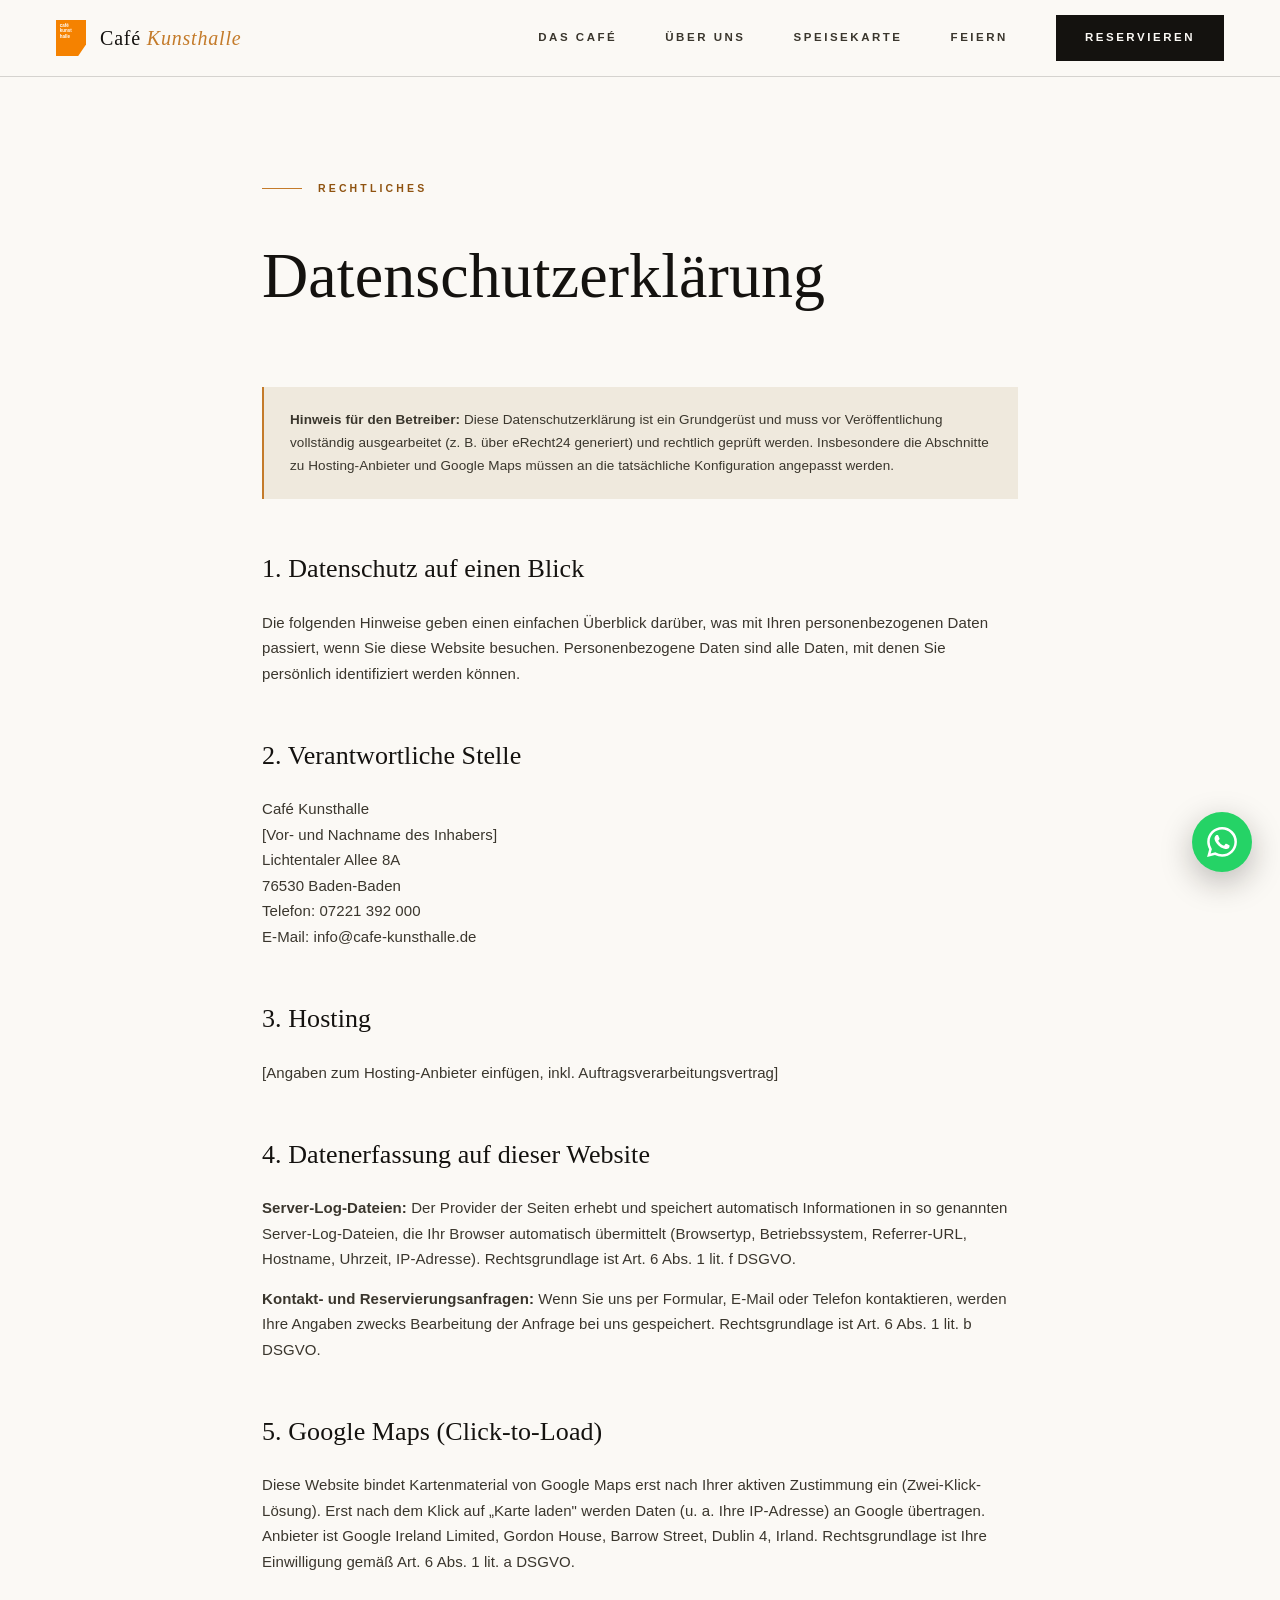
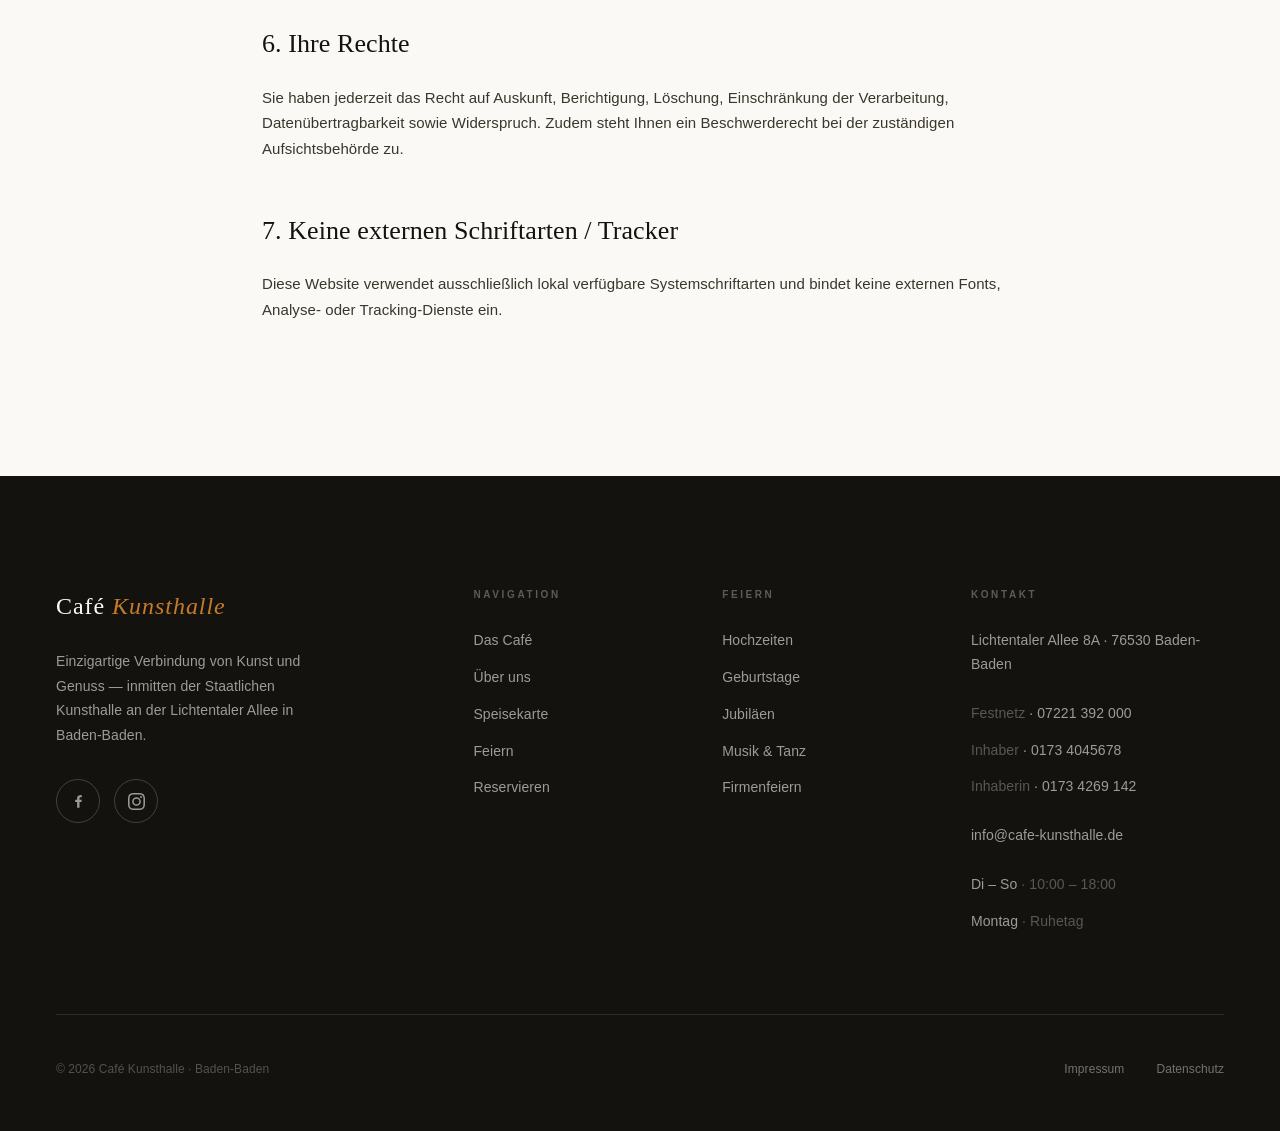
<file: datenschutz.html>
<!DOCTYPE html>
<html lang="de">
<head>
<meta charset="UTF-8">
<meta name="viewport" content="width=device-width, initial-scale=1.0">
<meta name="format-detection" content="telephone=no">
<title>Datenschutzerklärung — Café Kunsthalle Baden-Baden</title>
<meta name="description" content="Datenschutzerklärung des Café Kunsthalle Baden-Baden.">
<meta property="og:title" content="Datenschutzerklärung — Café Kunsthalle Baden-Baden">
<meta property="og:description" content="Datenschutzerklärung des Café Kunsthalle Baden-Baden.">
<meta property="og:type" content="website">
<meta property="og:locale" content="de_DE">
<link rel="icon" type="image/svg+xml" href="assets/img/logo.svg">
<link rel="stylesheet" href="assets/css/style.css">
</head>
<body>
<div class="loader" id="loader"><div class="loader-mark"><img src="assets/img/logo.svg" alt=""><span>Café Kunsthalle</span></div></div>
<header class="nav" id="nav" data-threshold="-1">
  <div class="nav-in">
    <a href="index.html" class="logo" aria-label="Café Kunsthalle — Startseite">
      <img src="assets/img/logo.svg" alt="Café Kunsthalle Logo">
      <span class="logo-type">Café <i>Kunsthalle</i></span>
    </a>
    <nav class="nav-links" aria-label="Hauptnavigation">
      <a href="das-cafe.html">Das Café</a>
      <a href="ueber-uns.html">Über uns</a>
      <a href="speisekarte.html">Speisekarte</a>
      <a href="feiern.html">Feiern</a>
      <a href="reservierung.html" class="nav-cta">Reservieren</a>
    </nav>
    <button class="burger" id="bg" aria-label="Menü" onclick="mNav()"><span></span><span></span><span></span></button>
  </div>
</header>

<div class="m-nav" id="mn">
  <a href="index.html" onclick="mNav()">Startseite <small>01</small></a>
  <a href="das-cafe.html" onclick="mNav()">Das Café <small>02</small></a>
  <a href="ueber-uns.html" onclick="mNav()">Über uns <small>03</small></a>
  <a href="speisekarte.html" onclick="mNav()">Speisekarte <small>04</small></a>
  <a href="feiern.html" onclick="mNav()">Feiern <small>05</small></a>
  <a href="reservierung.html" onclick="mNav()" style="color:var(--gold-deep)">Reservieren <small>→</small></a>
</div>
<main class="legal">
  <div class="eyebrow">Rechtliches</div>
  <h1>Datenschutzerklärung</h1>
  <div class="todo"><strong>Hinweis für den Betreiber:</strong> Diese Datenschutzerklärung ist ein Grundgerüst und muss vor Veröffentlichung vollständig ausgearbeitet (z. B. über eRecht24 generiert) und rechtlich geprüft werden. Insbesondere die Abschnitte zu Hosting-Anbieter und Google Maps müssen an die tatsächliche Konfiguration angepasst werden.</div>
  <h2>1. Datenschutz auf einen Blick</h2>
  <p>Die folgenden Hinweise geben einen einfachen Überblick darüber, was mit Ihren personenbezogenen Daten passiert, wenn Sie diese Website besuchen. Personenbezogene Daten sind alle Daten, mit denen Sie persönlich identifiziert werden können.</p>
  <h2>2. Verantwortliche Stelle</h2>
  <p>Café Kunsthalle<br>[Vor- und Nachname des Inhabers]<br>Lichtentaler Allee 8A<br>76530 Baden-Baden<br>Telefon: 07221 392 000<br>E-Mail: info@cafe-kunsthalle.de</p>
  <h2>3. Hosting</h2>
  <p>[Angaben zum Hosting-Anbieter einfügen, inkl. Auftragsverarbeitungsvertrag]</p>
  <h2>4. Datenerfassung auf dieser Website</h2>
  <p><strong>Server-Log-Dateien:</strong> Der Provider der Seiten erhebt und speichert automatisch Informationen in so genannten Server-Log-Dateien, die Ihr Browser automatisch übermittelt (Browsertyp, Betriebssystem, Referrer-URL, Hostname, Uhrzeit, IP-Adresse). Rechtsgrundlage ist Art. 6 Abs. 1 lit. f DSGVO.</p>
  <p><strong>Kontakt- und Reservierungsanfragen:</strong> Wenn Sie uns per Formular, E-Mail oder Telefon kontaktieren, werden Ihre Angaben zwecks Bearbeitung der Anfrage bei uns gespeichert. Rechtsgrundlage ist Art. 6 Abs. 1 lit. b DSGVO.</p>
  <h2>5. Google Maps (Click-to-Load)</h2>
  <p>Diese Website bindet Kartenmaterial von Google Maps erst nach Ihrer aktiven Zustimmung ein (Zwei-Klick-Lösung). Erst nach dem Klick auf „Karte laden" werden Daten (u. a. Ihre IP-Adresse) an Google übertragen. Anbieter ist Google Ireland Limited, Gordon House, Barrow Street, Dublin 4, Irland. Rechtsgrundlage ist Ihre Einwilligung gemäß Art. 6 Abs. 1 lit. a DSGVO.</p>
  <h2>6. Ihre Rechte</h2>
  <p>Sie haben jederzeit das Recht auf Auskunft, Berichtigung, Löschung, Einschränkung der Verarbeitung, Datenübertragbarkeit sowie Widerspruch. Zudem steht Ihnen ein Beschwerderecht bei der zuständigen Aufsichtsbehörde zu.</p>
  <h2>7. Keine externen Schriftarten / Tracker</h2>
  <p>Diese Website verwendet ausschließlich lokal verfügbare Systemschriftarten und bindet keine externen Fonts, Analyse- oder Tracking-Dienste ein.</p>
</main>

<footer class="foot">
  <div class="wrap">
    <div class="foot-grid">
      <div class="foot-brand">
        <span class="logo-type">Café <i>Kunsthalle</i></span>
        <p>Einzigartige Verbindung von Kunst und Genuss — inmitten der Staatlichen Kunsthalle an der Lichtentaler Allee in Baden-Baden.</p>
        <div class="socials">
          <a href="https://www.facebook.com/CafeKunsthalleBadenBaden/" target="_blank" rel="noopener" aria-label="Facebook">
            <svg viewBox="0 0 24 24" xmlns="http://www.w3.org/2000/svg"><path d="M13.397 20.997v-8.196h2.765l.411-3.209h-3.176V7.548c0-.926.258-1.56 1.587-1.56h1.684V3.127A22.336 22.336 0 0 0 14.201 3c-2.444 0-4.122 1.492-4.122 4.231v2.355H7.332v3.209h2.753v8.202h3.312z"/></svg>
          </a>
          <a href="https://www.instagram.com/cafekunsthalle.badenbaden/" target="_blank" rel="noopener" aria-label="Instagram">
            <svg viewBox="0 0 24 24" xmlns="http://www.w3.org/2000/svg"><path d="M12 2.163c3.204 0 3.584.012 4.85.07 3.252.148 4.771 1.691 4.919 4.919.058 1.265.069 1.645.069 4.849 0 3.205-.012 3.584-.069 4.849-.149 3.225-1.664 4.771-4.919 4.919-1.266.058-1.644.07-4.85.07-3.204 0-3.584-.012-4.849-.07-3.26-.149-4.771-1.699-4.919-4.92-.058-1.265-.07-1.644-.07-4.849 0-3.204.013-3.583.07-4.849.149-3.227 1.664-4.771 4.919-4.919 1.266-.057 1.645-.069 4.849-.069zM12 0C8.741 0 8.333.014 7.053.072 2.695.272.273 2.69.073 7.052.014 8.333 0 8.741 0 12c0 3.259.014 3.668.072 4.948.2 4.358 2.618 6.78 6.98 6.98C8.333 23.986 8.741 24 12 24c3.259 0 3.668-.014 4.948-.072 4.354-.2 6.782-2.618 6.979-6.98.059-1.28.073-1.689.073-4.948 0-3.259-.014-3.667-.072-4.947-.196-4.354-2.617-6.78-6.979-6.98C15.668.014 15.259 0 12 0zm0 5.838a6.162 6.162 0 1 0 0 12.324 6.162 6.162 0 0 0 0-12.324zM12 16a4 4 0 1 1 0-8 4 4 0 0 1 0 8zm6.406-11.845a1.44 1.44 0 1 0 0 2.881 1.44 1.44 0 0 0 0-2.881z"/></svg>
          </a>
        </div>
      </div>
      <div>
        <h4>Navigation</h4>
        <ul>
          <li><a href="das-cafe.html">Das Café</a></li>
          <li><a href="ueber-uns.html">Über uns</a></li>
          <li><a href="speisekarte.html">Speisekarte</a></li>
          <li><a href="feiern.html">Feiern</a></li>
          <li><a href="reservierung.html">Reservieren</a></li>
        </ul>
      </div>
      <div>
        <h4>Feiern</h4>
        <ul>
          <li><a href="feiern/hochzeiten.html">Hochzeiten</a></li>
          <li><a href="feiern/geburtstage.html">Geburtstage</a></li>
          <li><a href="feiern/jubilaeen.html">Jubiläen</a></li>
          <li><a href="feiern/musik-tanz.html">Musik & Tanz</a></li>
          <li><a href="feiern/firmenfeiern.html">Firmenfeiern</a></li>
        </ul>
      </div>
      <div>
        <h4>Kontakt</h4>
        <ul>
          <li>Lichtentaler Allee 8A · 76530 Baden-Baden</li>
          <li style="margin-top:12px"><i>Festnetz</i> · <a href="tel:+497221392000">07221 392 000</a></li>
          <li><i>Inhaber</i> · <a href="tel:+491734045678">0173 4045678</a></li>
          <li><i>Inhaberin</i> · <a href="tel:+491734269142">0173 4269 142</a></li>
          <li style="margin-top:12px"><a href="mailto:info@cafe-kunsthalle.de">info@cafe-kunsthalle.de</a></li>
          <li style="margin-top:12px">Di – So <i>· 10:00 – 18:00</i></li>
          <li>Montag <i>· Ruhetag</i></li>
        </ul>
      </div>
    </div>
    <div class="foot-base">
      <span>© 2026 Café Kunsthalle · Baden-Baden</span>
      <nav>
        <a href="impressum.html">Impressum</a>
        <a href="datenschutz.html">Datenschutz</a>
      </nav>
    </div>
  </div>
</footer>
<script src="assets/js/main.js"></script>
<a class="wa-float" href="https://wa.me/491734045678" target="_blank" rel="noopener" aria-label="Per WhatsApp kontaktieren">
<svg viewBox="0 0 24 24" xmlns="http://www.w3.org/2000/svg"><path d="M17.472 14.382c-.297-.149-1.758-.867-2.03-.967-.273-.099-.471-.148-.67.15-.197.297-.767.966-.94 1.164-.173.199-.347.223-.644.075-.297-.15-1.255-.463-2.39-1.475-.883-.788-1.48-1.761-1.653-2.059-.173-.297-.018-.458.13-.606.134-.133.298-.347.446-.52.149-.174.198-.298.298-.497.099-.198.05-.371-.025-.52-.075-.149-.669-1.612-.916-2.207-.242-.579-.487-.5-.669-.51-.173-.008-.371-.01-.57-.01-.198 0-.52.074-.792.372-.272.297-1.04 1.016-1.04 2.479 0 1.462 1.065 2.875 1.213 3.074.149.198 2.096 3.2 5.077 4.487.709.306 1.262.489 1.694.625.712.227 1.36.195 1.871.118.571-.085 1.758-.719 2.006-1.413.248-.694.248-1.289.173-1.413-.074-.124-.272-.198-.57-.347m-5.421 7.403h-.004a9.87 9.87 0 01-5.031-1.378l-.361-.214-3.741.982.998-3.648-.235-.374a9.86 9.86 0 01-1.51-5.26c.001-5.45 4.436-9.884 9.888-9.884 2.64 0 5.122 1.03 6.988 2.898a9.825 9.825 0 012.893 6.994c-.003 5.45-4.437 9.884-9.885 9.884m8.413-18.297A11.815 11.815 0 0012.05 0C5.495 0 .16 5.335.157 11.892c0 2.096.547 4.142 1.588 5.945L.057 24l6.305-1.654a11.882 11.882 0 005.683 1.448h.005c6.554 0 11.89-5.335 11.893-11.893a11.821 11.821 0 00-3.48-8.413z"/></svg>
</a>
</body>
</html>
</file>
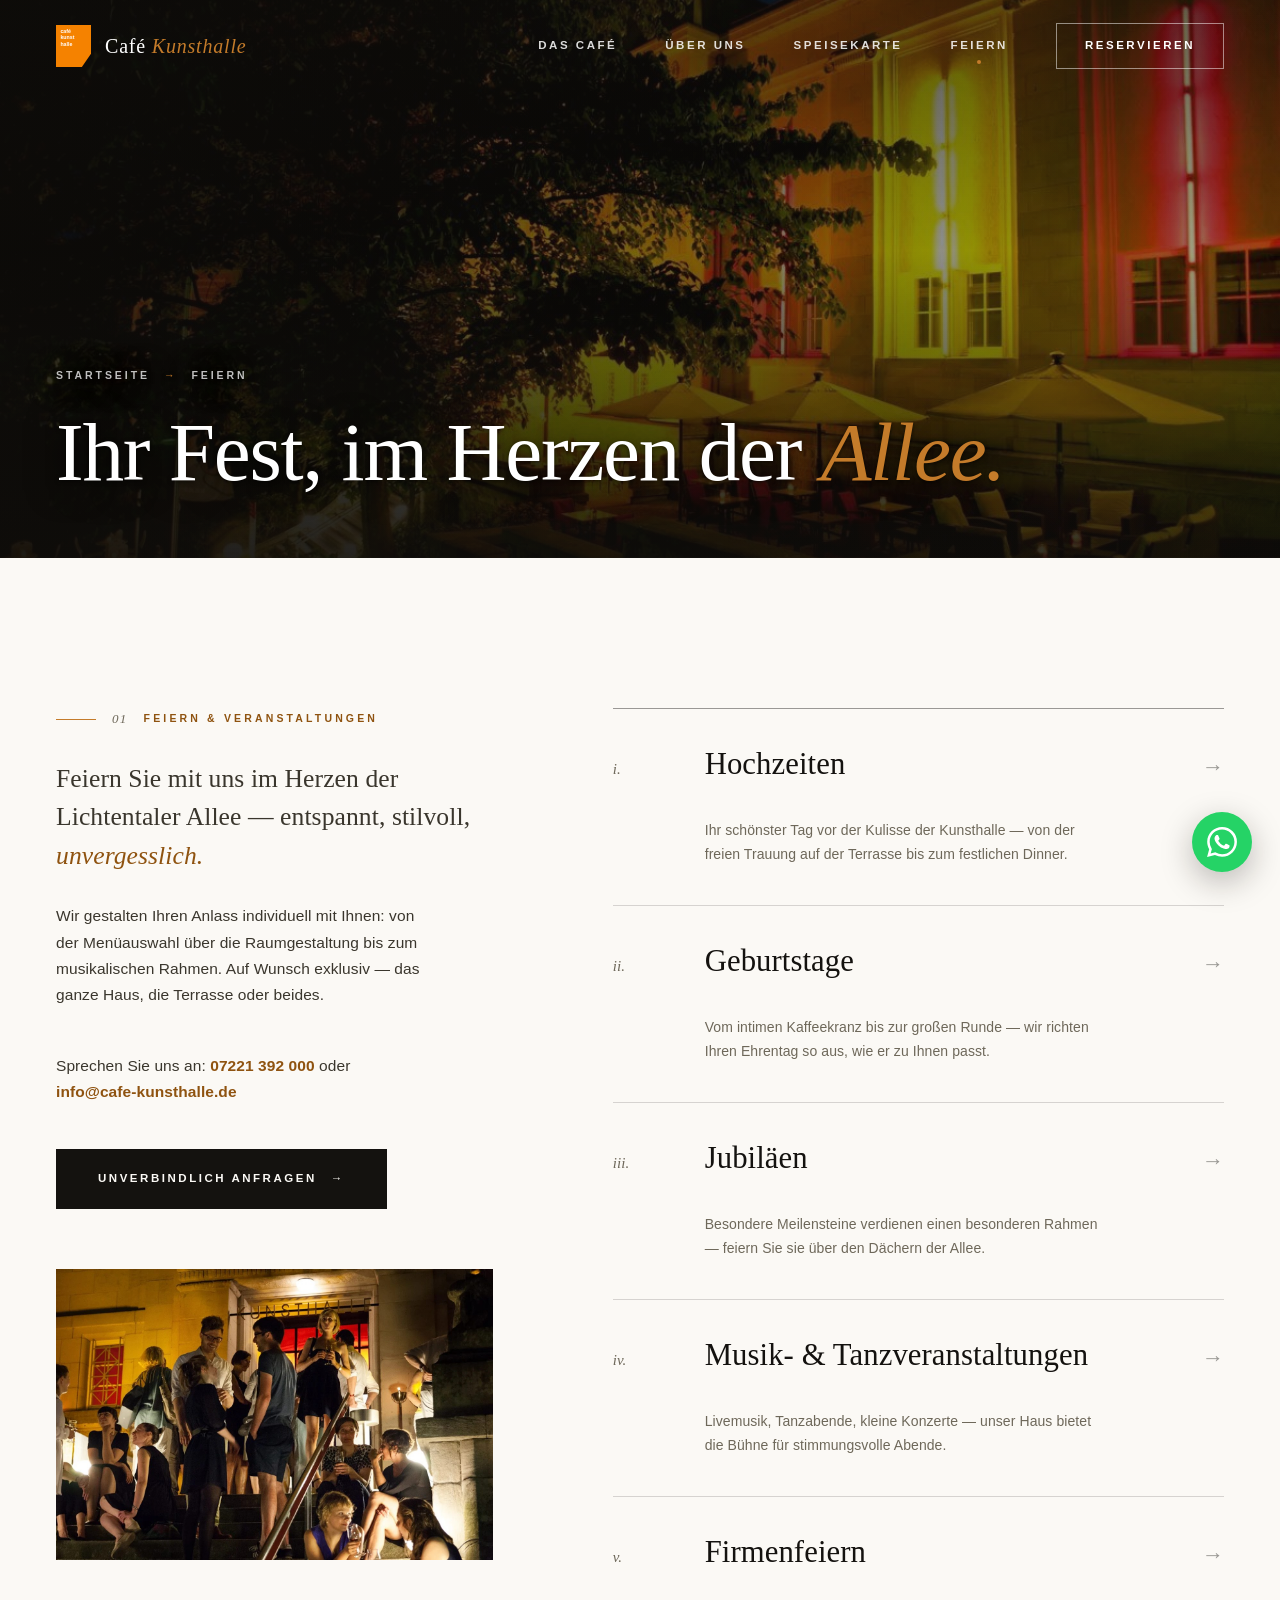
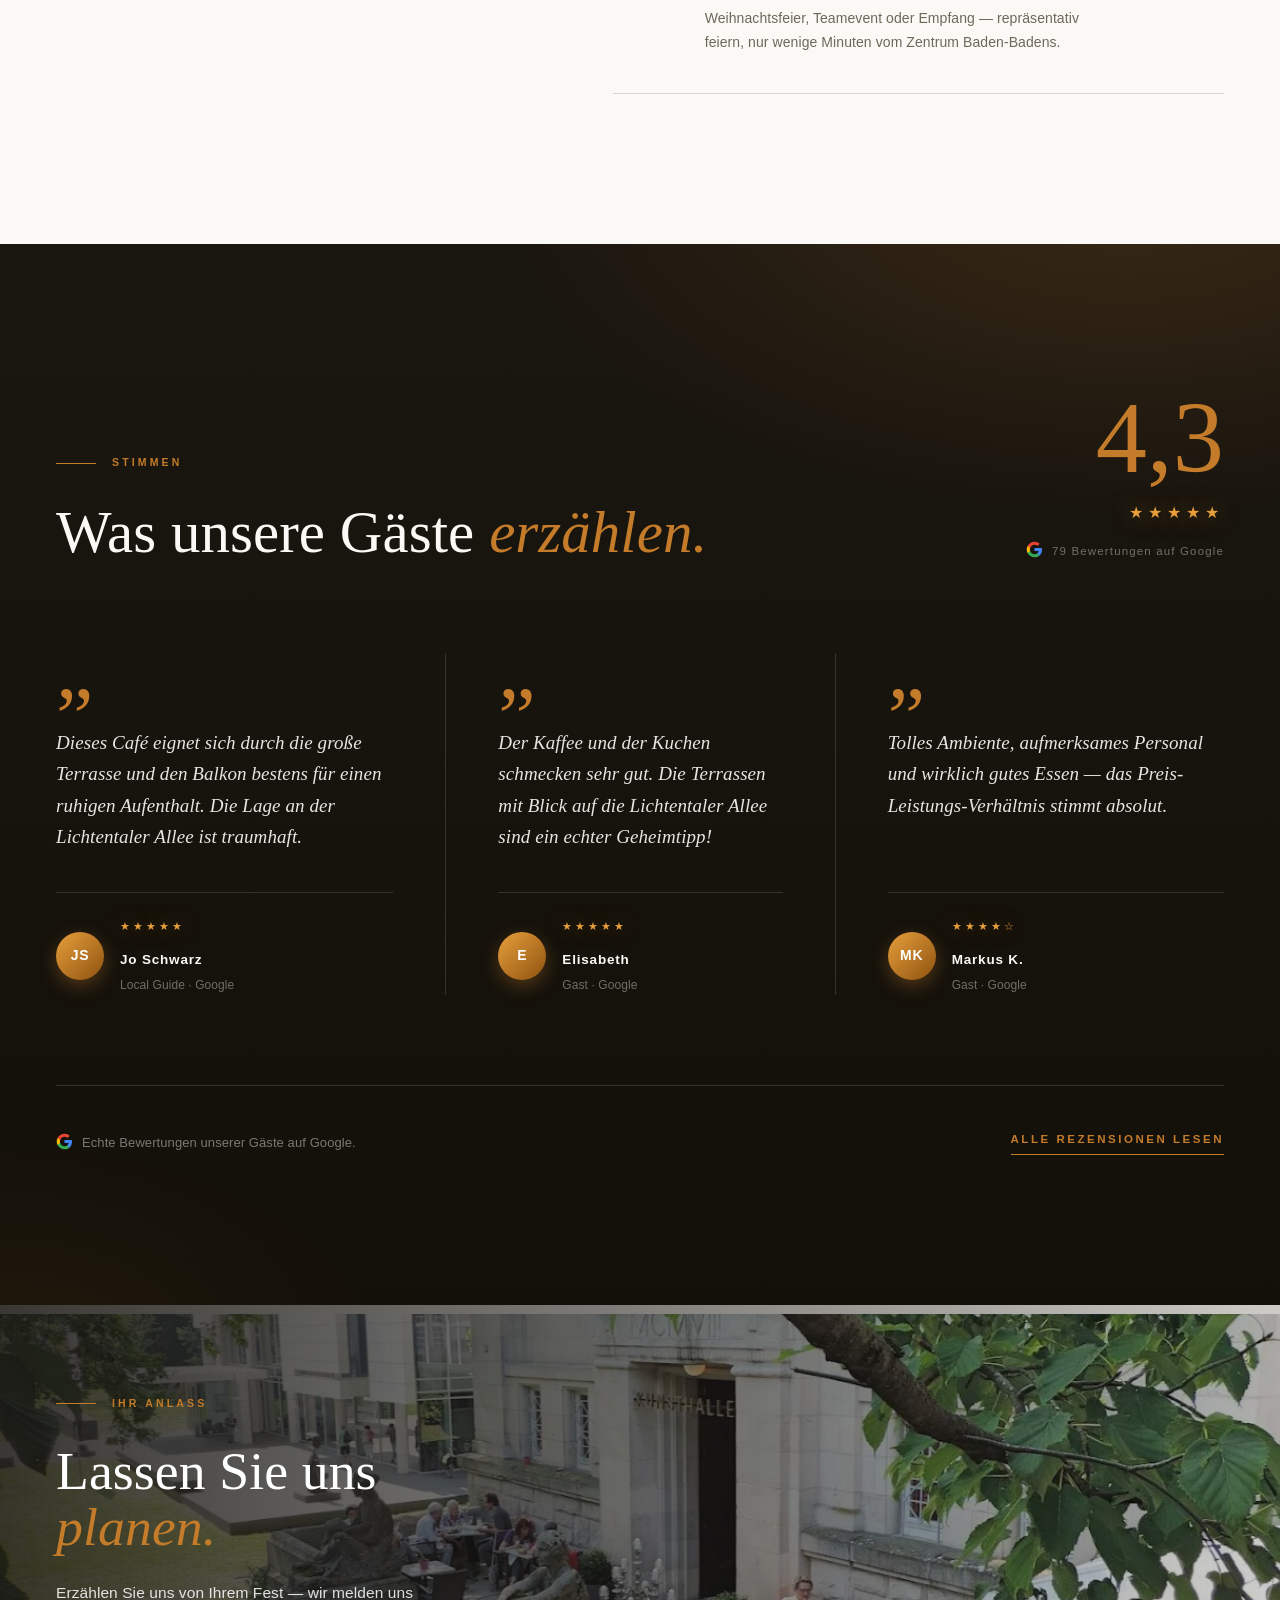
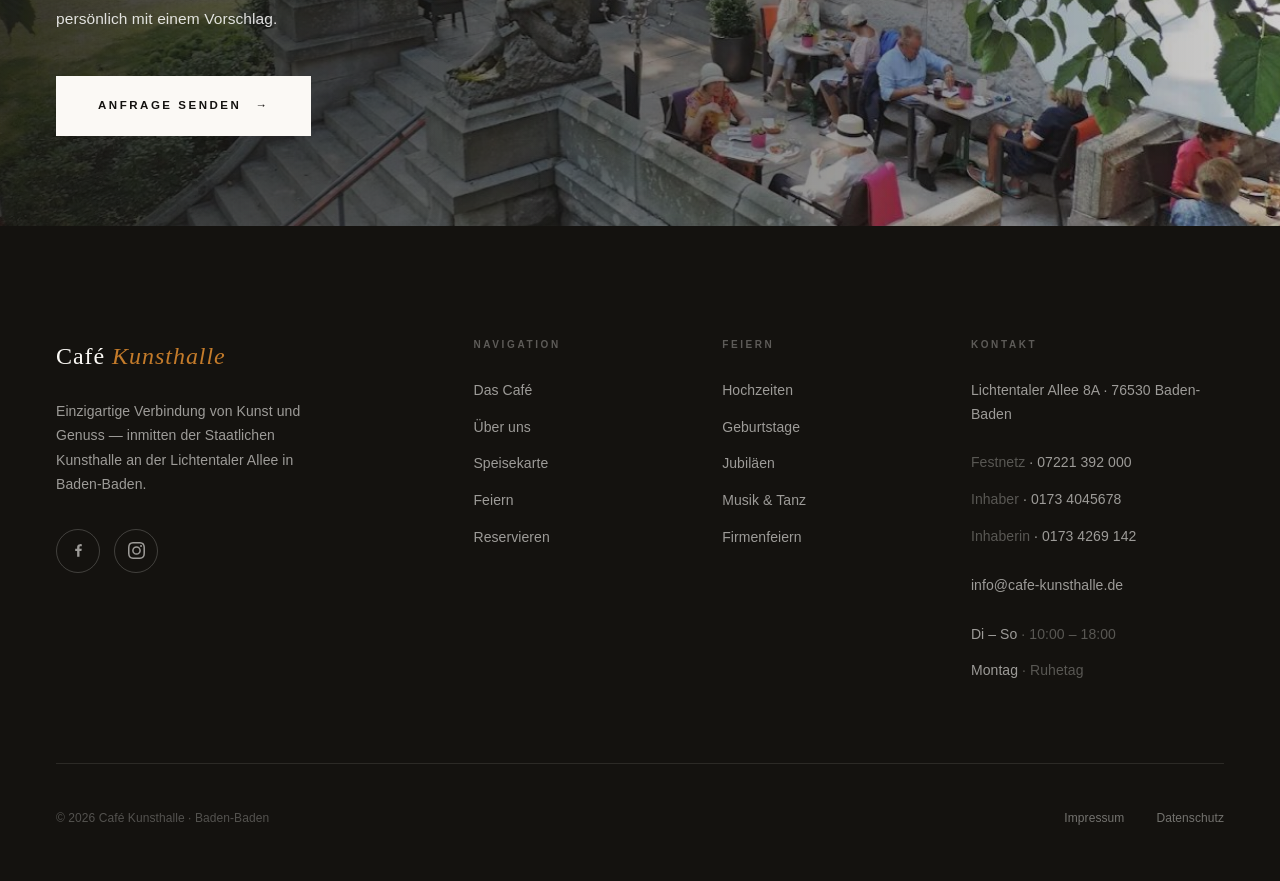
<file: feiern.html>
<!DOCTYPE html>
<html lang="de">
<head>
<meta charset="UTF-8">
<meta name="viewport" content="width=device-width, initial-scale=1.0">
<meta name="format-detection" content="telephone=no">
<title>Feiern & Veranstaltungen — Café Kunsthalle Baden-Baden</title>
<meta name="description" content="Hochzeiten, Geburtstage, Jubiläen, Musik- und Tanzveranstaltungen, Firmenfeiern — feiern Sie im Café Kunsthalle an der Lichtentaler Allee in Baden-Baden.">
<meta property="og:title" content="Feiern & Veranstaltungen — Café Kunsthalle Baden-Baden">
<meta property="og:description" content="Hochzeiten, Geburtstage, Jubiläen, Musik- und Tanzveranstaltungen, Firmenfeiern — feiern Sie im Café Kunsthalle an der Lichtentaler Allee in Baden-Baden.">
<meta property="og:type" content="website">
<meta property="og:locale" content="de_DE">
<link rel="icon" type="image/svg+xml" href="assets/img/logo.svg">
<link rel="stylesheet" href="assets/css/style.css">
</head>
<body>
<div class="loader" id="loader"><div class="loader-mark"><img src="assets/img/logo.svg" alt=""><span>Café Kunsthalle</span></div></div>
<header class="nav" id="nav" data-threshold="0.3">
  <div class="nav-in">
    <a href="index.html" class="logo" aria-label="Café Kunsthalle — Startseite">
      <img src="assets/img/logo.svg" alt="Café Kunsthalle Logo">
      <span class="logo-type">Café <i>Kunsthalle</i></span>
    </a>
    <nav class="nav-links" aria-label="Hauptnavigation">
      <a href="das-cafe.html">Das Café</a>
      <a href="ueber-uns.html">Über uns</a>
      <a href="speisekarte.html">Speisekarte</a>
      <a href="feiern.html" class="active">Feiern</a>
      <a href="reservierung.html" class="nav-cta">Reservieren</a>
    </nav>
    <button class="burger" id="bg" aria-label="Menü" onclick="mNav()"><span></span><span></span><span></span></button>
  </div>
</header>

<div class="m-nav" id="mn">
  <a href="index.html" onclick="mNav()">Startseite <small>01</small></a>
  <a href="das-cafe.html" onclick="mNav()">Das Café <small>02</small></a>
  <a href="ueber-uns.html" onclick="mNav()">Über uns <small>03</small></a>
  <a href="speisekarte.html" onclick="mNav()">Speisekarte <small>04</small></a>
  <a href="feiern.html" onclick="mNav()">Feiern <small>05</small></a>
  <a href="reservierung.html" onclick="mNav()" style="color:var(--gold-deep)">Reservieren <small>→</small></a>
</div>
<section class="page-hero">
  <div class="hero-img"><img class="px" src="assets/img/nacht.jpg" alt="Das Café Kunsthalle bei Nacht, festlich beleuchtet" fetchpriority="high"></div>
  <div class="hero-content wrap" style="max-width:1440px;margin:0 auto;position:relative;z-index:2">
    <div class="crumb"><a href="index.html">Startseite</a> <span>→</span> Feiern</div>
    <h1>Ihr Fest, im Herzen der <em>Allee.</em></h1>
  </div>
</section>
<section class="block">
  <div class="wrap">
    <div class="fete-grid">
      <div class="fete-copy rv">
        <div class="eyebrow"><span class="num">01</span> Feiern & Veranstaltungen</div>
        <p class="big-p" style="font-family:var(--serif);font-size:clamp(22px,2vw,30px);line-height:1.5;margin:30px 0 28px">Feiern Sie mit uns im Herzen der Lichtentaler Allee — entspannt, stilvoll, <em style="font-style:italic;color:var(--gold-deep)">unvergesslich.</em></p>
        <p>Wir gestalten Ihren Anlass individuell mit Ihnen: von der Menüauswahl über die Raumgestaltung bis zum musikalischen Rahmen. Auf Wunsch exklusiv — das ganze Haus, die Terrasse oder beides.</p>
        <p>Sprechen Sie uns an: <a href="tel:+497221392000" style="color:var(--gold-deep);text-decoration:none;font-weight:600">07221 392 000</a> oder <a href="mailto:info@cafe-kunsthalle.de" style="color:var(--gold-deep);text-decoration:none;font-weight:600">info@cafe-kunsthalle.de</a></p>
        <div style="margin-top:44px">
          <a href="reservierung.html" class="btn btn-dark">Unverbindlich anfragen <span class="a">→</span></a>
        </div>
        <div class="fete-photo rv">
          <img src="assets/img/event-nacht.jpg" alt="Gäste bei einer Abendveranstaltung auf den Stufen der Kunsthalle" loading="lazy">
        </div>
      </div>
      <div class="rv" data-d="1">
        <div class="fete-list">
          <a class="fete-item" href="feiern/hochzeiten.html">
            <span class="no">i.</span>
            <h3>Hochzeiten</h3>
            <span class="arr-c">→</span>
            <p>Ihr schönster Tag vor der Kulisse der Kunsthalle — von der freien Trauung auf der Terrasse bis zum festlichen Dinner.</p>
          </a>
          <a class="fete-item" href="feiern/geburtstage.html">
            <span class="no">ii.</span>
            <h3>Geburtstage</h3>
            <span class="arr-c">→</span>
            <p>Vom intimen Kaffeekranz bis zur großen Runde — wir richten Ihren Ehrentag so aus, wie er zu Ihnen passt.</p>
          </a>
          <a class="fete-item" href="feiern/jubilaeen.html">
            <span class="no">iii.</span>
            <h3>Jubiläen</h3>
            <span class="arr-c">→</span>
            <p>Besondere Meilensteine verdienen einen besonderen Rahmen — feiern Sie sie über den Dächern der Allee.</p>
          </a>
          <a class="fete-item" href="feiern/musik-tanz.html">
            <span class="no">iv.</span>
            <h3>Musik- & Tanzveranstaltungen</h3>
            <span class="arr-c">→</span>
            <p>Livemusik, Tanzabende, kleine Konzerte — unser Haus bietet die Bühne für stimmungsvolle Abende.</p>
          </a>
          <a class="fete-item" href="feiern/firmenfeiern.html">
            <span class="no">v.</span>
            <h3>Firmenfeiern</h3>
            <span class="arr-c">→</span>
            <p>Weihnachtsfeier, Teamevent oder Empfang — repräsentativ feiern, nur wenige Minuten vom Zentrum Baden-Badens.</p>
          </a>
        </div>
      </div>
    </div>
  </div>
</section>

<section class="block voices" id="stimmen">
  <div class="wrap">
    <div class="voices-head rv">
      <div>
        <div class="eyebrow">Stimmen</div>
        <h2>Was unsere Gäste <em>erzählen.</em></h2>
      </div>
      <div class="v-score">
        <div class="n">4,3</div>
        <div class="s">★★★★★</div>
        <small><svg class="g-ic" width="17" height="17" viewBox="0 0 24 24" xmlns="http://www.w3.org/2000/svg"><path d="M22.56 12.25c0-.78-.07-1.53-.2-2.25H12v4.26h5.92c-.26 1.37-1.04 2.53-2.21 3.31v2.77h3.57c2.08-1.92 3.28-4.74 3.28-8.09z" fill="#4285F4"/><path d="M12 23c2.97 0 5.46-.98 7.28-2.66l-3.57-2.77c-.98.66-2.23 1.06-3.71 1.06-2.86 0-5.29-1.93-6.16-4.53H2.18v2.84C3.99 20.53 7.7 23 12 23z" fill="#34A853"/><path d="M5.84 14.09c-.22-.66-.35-1.36-.35-2.09s.13-1.43.35-2.09V7.07H2.18C1.43 8.55 1 10.22 1 12s.43 3.45 1.18 4.93l2.85-2.22.81-.62z" fill="#FBBC05"/><path d="M12 5.38c1.62 0 3.06.56 4.21 1.64l3.15-3.15C17.45 2.09 14.97 1 12 1 7.7 1 3.99 3.47 2.18 7.07l3.66 2.84c.87-2.6 3.3-4.53 6.16-4.53z" fill="#EA4335"/></svg>79 Bewertungen auf Google</small>
      </div>
    </div>
    <div class="v-grid">
      <article class="v-card rv" data-d="1">
        <div class="qm">„</div>
        <blockquote>Dieses Café eignet sich durch die große Terrasse und den Balkon bestens für einen ruhigen Aufenthalt. Die Lage an der Lichtentaler Allee ist traumhaft.</blockquote>
        <div class="by"><div class="av">JS</div><div class="by-t"><div class="st">★★★★★</div><b>Jo Schwarz</b><span>Local Guide · Google</span></div></div>
      </article>
      <article class="v-card rv" data-d="2">
        <div class="qm">„</div>
        <blockquote>Der Kaffee und der Kuchen schmecken sehr gut. Die Terrassen mit Blick auf die Lichtentaler Allee sind ein echter Geheimtipp!</blockquote>
        <div class="by"><div class="av">E</div><div class="by-t"><div class="st">★★★★★</div><b>Elisabeth</b><span>Gast · Google</span></div></div>
      </article>
      <article class="v-card rv" data-d="3">
        <div class="qm">„</div>
        <blockquote>Tolles Ambiente, aufmerksames Personal und wirklich gutes Essen — das Preis-Leistungs-Verhältnis stimmt absolut.</blockquote>
        <div class="by"><div class="av">MK</div><div class="by-t"><div class="st">★★★★☆</div><b>Markus K.</b><span>Gast · Google</span></div></div>
      </article>
    </div>
    <div class="v-foot rv">
      <p><svg class="g-ic" width="17" height="17" viewBox="0 0 24 24" xmlns="http://www.w3.org/2000/svg"><path d="M22.56 12.25c0-.78-.07-1.53-.2-2.25H12v4.26h5.92c-.26 1.37-1.04 2.53-2.21 3.31v2.77h3.57c2.08-1.92 3.28-4.74 3.28-8.09z" fill="#4285F4"/><path d="M12 23c2.97 0 5.46-.98 7.28-2.66l-3.57-2.77c-.98.66-2.23 1.06-3.71 1.06-2.86 0-5.29-1.93-6.16-4.53H2.18v2.84C3.99 20.53 7.7 23 12 23z" fill="#34A853"/><path d="M5.84 14.09c-.22-.66-.35-1.36-.35-2.09s.13-1.43.35-2.09V7.07H2.18C1.43 8.55 1 10.22 1 12s.43 3.45 1.18 4.93l2.85-2.22.81-.62z" fill="#FBBC05"/><path d="M12 5.38c1.62 0 3.06.56 4.21 1.64l3.15-3.15C17.45 2.09 14.97 1 12 1 7.7 1 3.99 3.47 2.18 7.07l3.66 2.84c.87-2.6 3.3-4.53 6.16-4.53z" fill="#EA4335"/></svg>Echte Bewertungen unserer Gäste auf Google.</p>
      <a href="https://www.google.com/search?sca_esv=d7a897ae2fa4bc83&rlz=1C5CHFA_enDE888DE888&cs=1&sxsrf=APpeQnuJPXgJzvbMxH1YgwNrALMSKE6pfg:1783429594193&q=Cafe+Kunsthalle+Rezensionen&rflfq=1&num=20&stick=H4sIAAAAAAAAAONgkxIxNDSzNDM2MDQ0MbO0MDA2NjcxsdzAyPiKUdo5MS1Vwbs0r7gkIzEnJ1UhKLUqNa84Mz8vNW8RKz5ZAGcwIZlXAAAA&rldimm=11696301146980337449&tbm=lcl&hl=de-DE&sa=X&ved=2ahUKEwiFhsT70MCVAxWqBdsEHdEmCCkQ9fQKegQICBAG&biw=1440&bih=740&dpr=2#lkt=LocalPoiReviews" target="_blank" rel="noopener">Alle Rezensionen lesen</a>
    </div>
  </div>
</section>
<section class="cta-banner">
  <div class="bg"><img class="px" src="assets/img/terrasse.jpg" alt="" aria-hidden="true" loading="lazy"></div>
  <div class="wrap">
    <div class="eyebrow rv">Ihr Anlass</div>
    <h2 class="serif rv" data-d="1" style="color:#fff">Lassen Sie uns <em style="color:var(--gold)">planen.</em></h2>
    <p class="rv" data-d="2">Erzählen Sie uns von Ihrem Fest — wir melden uns persönlich mit einem Vorschlag.</p>
    <a href="reservierung.html" class="btn btn-light rv" data-d="3">Anfrage senden <span class="a">→</span></a>
  </div>
</section>
<footer class="foot">
  <div class="wrap">
    <div class="foot-grid">
      <div class="foot-brand">
        <span class="logo-type">Café <i>Kunsthalle</i></span>
        <p>Einzigartige Verbindung von Kunst und Genuss — inmitten der Staatlichen Kunsthalle an der Lichtentaler Allee in Baden-Baden.</p>
        <div class="socials">
          <a href="https://www.facebook.com/CafeKunsthalleBadenBaden/" target="_blank" rel="noopener" aria-label="Facebook">
            <svg viewBox="0 0 24 24" xmlns="http://www.w3.org/2000/svg"><path d="M13.397 20.997v-8.196h2.765l.411-3.209h-3.176V7.548c0-.926.258-1.56 1.587-1.56h1.684V3.127A22.336 22.336 0 0 0 14.201 3c-2.444 0-4.122 1.492-4.122 4.231v2.355H7.332v3.209h2.753v8.202h3.312z"/></svg>
          </a>
          <a href="https://www.instagram.com/cafekunsthalle.badenbaden/" target="_blank" rel="noopener" aria-label="Instagram">
            <svg viewBox="0 0 24 24" xmlns="http://www.w3.org/2000/svg"><path d="M12 2.163c3.204 0 3.584.012 4.85.07 3.252.148 4.771 1.691 4.919 4.919.058 1.265.069 1.645.069 4.849 0 3.205-.012 3.584-.069 4.849-.149 3.225-1.664 4.771-4.919 4.919-1.266.058-1.644.07-4.85.07-3.204 0-3.584-.012-4.849-.07-3.26-.149-4.771-1.699-4.919-4.92-.058-1.265-.07-1.644-.07-4.849 0-3.204.013-3.583.07-4.849.149-3.227 1.664-4.771 4.919-4.919 1.266-.057 1.645-.069 4.849-.069zM12 0C8.741 0 8.333.014 7.053.072 2.695.272.273 2.69.073 7.052.014 8.333 0 8.741 0 12c0 3.259.014 3.668.072 4.948.2 4.358 2.618 6.78 6.98 6.98C8.333 23.986 8.741 24 12 24c3.259 0 3.668-.014 4.948-.072 4.354-.2 6.782-2.618 6.979-6.98.059-1.28.073-1.689.073-4.948 0-3.259-.014-3.667-.072-4.947-.196-4.354-2.617-6.78-6.979-6.98C15.668.014 15.259 0 12 0zm0 5.838a6.162 6.162 0 1 0 0 12.324 6.162 6.162 0 0 0 0-12.324zM12 16a4 4 0 1 1 0-8 4 4 0 0 1 0 8zm6.406-11.845a1.44 1.44 0 1 0 0 2.881 1.44 1.44 0 0 0 0-2.881z"/></svg>
          </a>
        </div>
      </div>
      <div>
        <h4>Navigation</h4>
        <ul>
          <li><a href="das-cafe.html">Das Café</a></li>
          <li><a href="ueber-uns.html">Über uns</a></li>
          <li><a href="speisekarte.html">Speisekarte</a></li>
          <li><a href="feiern.html">Feiern</a></li>
          <li><a href="reservierung.html">Reservieren</a></li>
        </ul>
      </div>
      <div>
        <h4>Feiern</h4>
        <ul>
          <li><a href="feiern/hochzeiten.html">Hochzeiten</a></li>
          <li><a href="feiern/geburtstage.html">Geburtstage</a></li>
          <li><a href="feiern/jubilaeen.html">Jubiläen</a></li>
          <li><a href="feiern/musik-tanz.html">Musik & Tanz</a></li>
          <li><a href="feiern/firmenfeiern.html">Firmenfeiern</a></li>
        </ul>
      </div>
      <div>
        <h4>Kontakt</h4>
        <ul>
          <li>Lichtentaler Allee 8A · 76530 Baden-Baden</li>
          <li style="margin-top:12px"><i>Festnetz</i> · <a href="tel:+497221392000">07221 392 000</a></li>
          <li><i>Inhaber</i> · <a href="tel:+491734045678">0173 4045678</a></li>
          <li><i>Inhaberin</i> · <a href="tel:+491734269142">0173 4269 142</a></li>
          <li style="margin-top:12px"><a href="mailto:info@cafe-kunsthalle.de">info@cafe-kunsthalle.de</a></li>
          <li style="margin-top:12px">Di – So <i>· 10:00 – 18:00</i></li>
          <li>Montag <i>· Ruhetag</i></li>
        </ul>
      </div>
    </div>
    <div class="foot-base">
      <span>© 2026 Café Kunsthalle · Baden-Baden</span>
      <nav>
        <a href="impressum.html">Impressum</a>
        <a href="datenschutz.html">Datenschutz</a>
      </nav>
    </div>
  </div>
</footer>
<script src="assets/js/main.js"></script>
<a class="wa-float" href="https://wa.me/491734045678" target="_blank" rel="noopener" aria-label="Per WhatsApp kontaktieren">
<svg viewBox="0 0 24 24" xmlns="http://www.w3.org/2000/svg"><path d="M17.472 14.382c-.297-.149-1.758-.867-2.03-.967-.273-.099-.471-.148-.67.15-.197.297-.767.966-.94 1.164-.173.199-.347.223-.644.075-.297-.15-1.255-.463-2.39-1.475-.883-.788-1.48-1.761-1.653-2.059-.173-.297-.018-.458.13-.606.134-.133.298-.347.446-.52.149-.174.198-.298.298-.497.099-.198.05-.371-.025-.52-.075-.149-.669-1.612-.916-2.207-.242-.579-.487-.5-.669-.51-.173-.008-.371-.01-.57-.01-.198 0-.52.074-.792.372-.272.297-1.04 1.016-1.04 2.479 0 1.462 1.065 2.875 1.213 3.074.149.198 2.096 3.2 5.077 4.487.709.306 1.262.489 1.694.625.712.227 1.36.195 1.871.118.571-.085 1.758-.719 2.006-1.413.248-.694.248-1.289.173-1.413-.074-.124-.272-.198-.57-.347m-5.421 7.403h-.004a9.87 9.87 0 01-5.031-1.378l-.361-.214-3.741.982.998-3.648-.235-.374a9.86 9.86 0 01-1.51-5.26c.001-5.45 4.436-9.884 9.888-9.884 2.64 0 5.122 1.03 6.988 2.898a9.825 9.825 0 012.893 6.994c-.003 5.45-4.437 9.884-9.885 9.884m8.413-18.297A11.815 11.815 0 0012.05 0C5.495 0 .16 5.335.157 11.892c0 2.096.547 4.142 1.588 5.945L.057 24l6.305-1.654a11.882 11.882 0 005.683 1.448h.005c6.554 0 11.89-5.335 11.893-11.893a11.821 11.821 0 00-3.48-8.413z"/></svg>
</a>
</body>
</html>
</file>
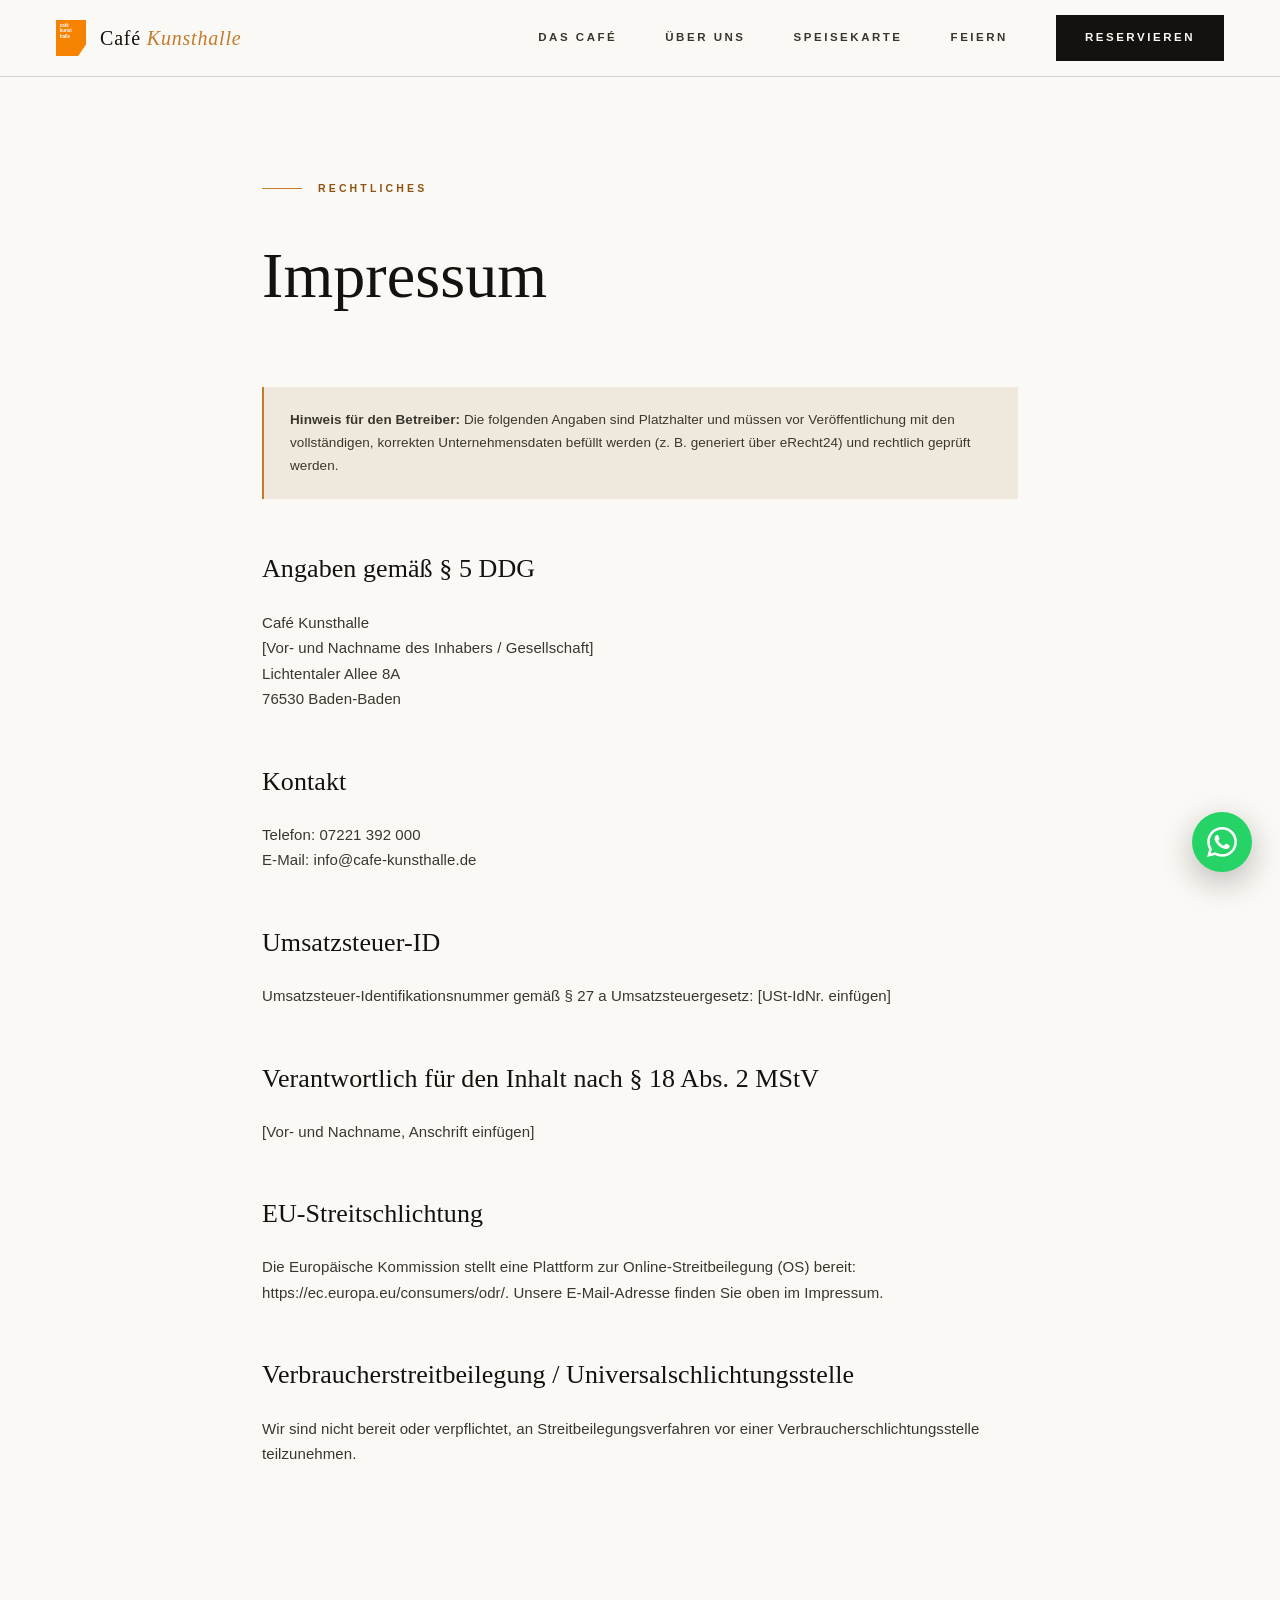
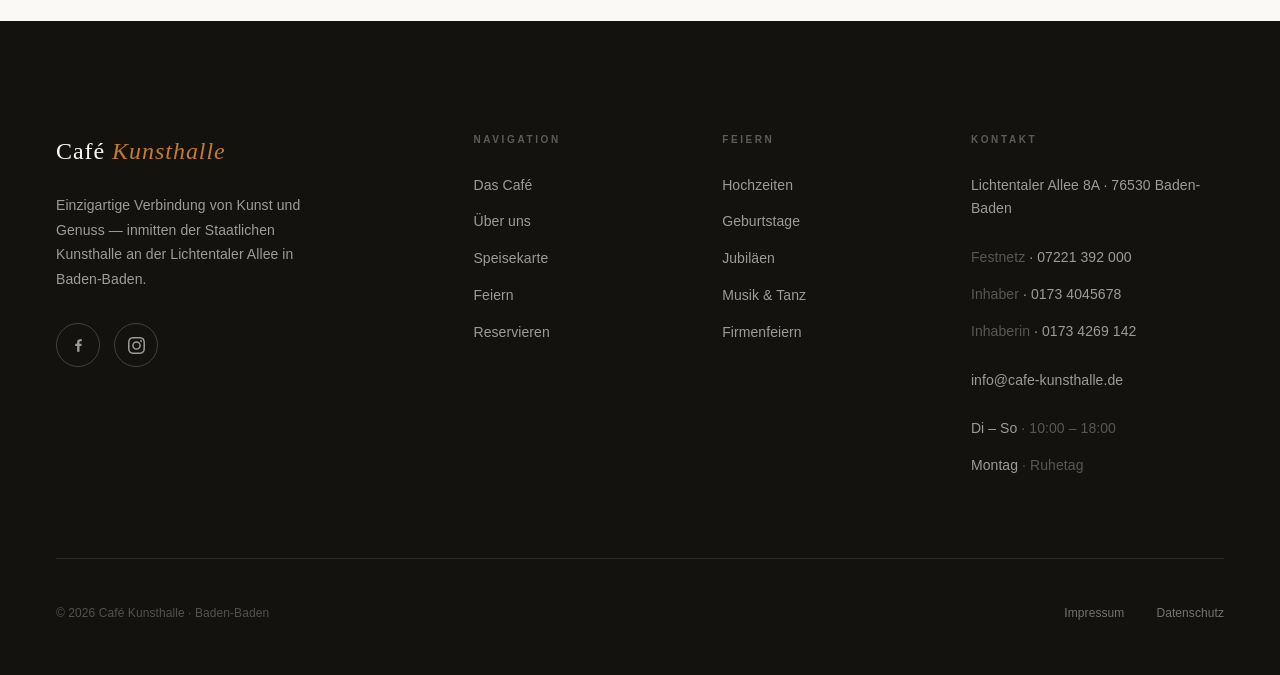
<file: impressum.html>
<!DOCTYPE html>
<html lang="de">
<head>
<meta charset="UTF-8">
<meta name="viewport" content="width=device-width, initial-scale=1.0">
<meta name="format-detection" content="telephone=no">
<title>Impressum — Café Kunsthalle Baden-Baden</title>
<meta name="description" content="Impressum des Café Kunsthalle, Lichtentaler Allee 8A, 76530 Baden-Baden.">
<meta property="og:title" content="Impressum — Café Kunsthalle Baden-Baden">
<meta property="og:description" content="Impressum des Café Kunsthalle, Lichtentaler Allee 8A, 76530 Baden-Baden.">
<meta property="og:type" content="website">
<meta property="og:locale" content="de_DE">
<link rel="icon" type="image/svg+xml" href="assets/img/logo.svg">
<link rel="stylesheet" href="assets/css/style.css">
</head>
<body>
<div class="loader" id="loader"><div class="loader-mark"><img src="assets/img/logo.svg" alt=""><span>Café Kunsthalle</span></div></div>
<header class="nav" id="nav" data-threshold="-1">
  <div class="nav-in">
    <a href="index.html" class="logo" aria-label="Café Kunsthalle — Startseite">
      <img src="assets/img/logo.svg" alt="Café Kunsthalle Logo">
      <span class="logo-type">Café <i>Kunsthalle</i></span>
    </a>
    <nav class="nav-links" aria-label="Hauptnavigation">
      <a href="das-cafe.html">Das Café</a>
      <a href="ueber-uns.html">Über uns</a>
      <a href="speisekarte.html">Speisekarte</a>
      <a href="feiern.html">Feiern</a>
      <a href="reservierung.html" class="nav-cta">Reservieren</a>
    </nav>
    <button class="burger" id="bg" aria-label="Menü" onclick="mNav()"><span></span><span></span><span></span></button>
  </div>
</header>

<div class="m-nav" id="mn">
  <a href="index.html" onclick="mNav()">Startseite <small>01</small></a>
  <a href="das-cafe.html" onclick="mNav()">Das Café <small>02</small></a>
  <a href="ueber-uns.html" onclick="mNav()">Über uns <small>03</small></a>
  <a href="speisekarte.html" onclick="mNav()">Speisekarte <small>04</small></a>
  <a href="feiern.html" onclick="mNav()">Feiern <small>05</small></a>
  <a href="reservierung.html" onclick="mNav()" style="color:var(--gold-deep)">Reservieren <small>→</small></a>
</div>
<main class="legal">
  <div class="eyebrow">Rechtliches</div>
  <h1>Impressum</h1>
  <div class="todo"><strong>Hinweis für den Betreiber:</strong> Die folgenden Angaben sind Platzhalter und müssen vor Veröffentlichung mit den vollständigen, korrekten Unternehmensdaten befüllt werden (z. B. generiert über eRecht24) und rechtlich geprüft werden.</div>
  <h2>Angaben gemäß § 5 DDG</h2>
  <p>Café Kunsthalle<br>[Vor- und Nachname des Inhabers / Gesellschaft]<br>Lichtentaler Allee 8A<br>76530 Baden-Baden</p>
  <h2>Kontakt</h2>
  <p>Telefon: 07221 392 000<br>E-Mail: info@cafe-kunsthalle.de</p>
  <h2>Umsatzsteuer-ID</h2>
  <p>Umsatzsteuer-Identifikationsnummer gemäß § 27 a Umsatzsteuergesetz: [USt-IdNr. einfügen]</p>
  <h2>Verantwortlich für den Inhalt nach § 18 Abs. 2 MStV</h2>
  <p>[Vor- und Nachname, Anschrift einfügen]</p>
  <h2>EU-Streitschlichtung</h2>
  <p>Die Europäische Kommission stellt eine Plattform zur Online-Streitbeilegung (OS) bereit: https://ec.europa.eu/consumers/odr/. Unsere E-Mail-Adresse finden Sie oben im Impressum.</p>
  <h2>Verbraucherstreitbeilegung / Universalschlichtungsstelle</h2>
  <p>Wir sind nicht bereit oder verpflichtet, an Streitbeilegungsverfahren vor einer Verbraucherschlichtungsstelle teilzunehmen.</p>
</main>

<footer class="foot">
  <div class="wrap">
    <div class="foot-grid">
      <div class="foot-brand">
        <span class="logo-type">Café <i>Kunsthalle</i></span>
        <p>Einzigartige Verbindung von Kunst und Genuss — inmitten der Staatlichen Kunsthalle an der Lichtentaler Allee in Baden-Baden.</p>
        <div class="socials">
          <a href="https://www.facebook.com/CafeKunsthalleBadenBaden/" target="_blank" rel="noopener" aria-label="Facebook">
            <svg viewBox="0 0 24 24" xmlns="http://www.w3.org/2000/svg"><path d="M13.397 20.997v-8.196h2.765l.411-3.209h-3.176V7.548c0-.926.258-1.56 1.587-1.56h1.684V3.127A22.336 22.336 0 0 0 14.201 3c-2.444 0-4.122 1.492-4.122 4.231v2.355H7.332v3.209h2.753v8.202h3.312z"/></svg>
          </a>
          <a href="https://www.instagram.com/cafekunsthalle.badenbaden/" target="_blank" rel="noopener" aria-label="Instagram">
            <svg viewBox="0 0 24 24" xmlns="http://www.w3.org/2000/svg"><path d="M12 2.163c3.204 0 3.584.012 4.85.07 3.252.148 4.771 1.691 4.919 4.919.058 1.265.069 1.645.069 4.849 0 3.205-.012 3.584-.069 4.849-.149 3.225-1.664 4.771-4.919 4.919-1.266.058-1.644.07-4.85.07-3.204 0-3.584-.012-4.849-.07-3.26-.149-4.771-1.699-4.919-4.92-.058-1.265-.07-1.644-.07-4.849 0-3.204.013-3.583.07-4.849.149-3.227 1.664-4.771 4.919-4.919 1.266-.057 1.645-.069 4.849-.069zM12 0C8.741 0 8.333.014 7.053.072 2.695.272.273 2.69.073 7.052.014 8.333 0 8.741 0 12c0 3.259.014 3.668.072 4.948.2 4.358 2.618 6.78 6.98 6.98C8.333 23.986 8.741 24 12 24c3.259 0 3.668-.014 4.948-.072 4.354-.2 6.782-2.618 6.979-6.98.059-1.28.073-1.689.073-4.948 0-3.259-.014-3.667-.072-4.947-.196-4.354-2.617-6.78-6.979-6.98C15.668.014 15.259 0 12 0zm0 5.838a6.162 6.162 0 1 0 0 12.324 6.162 6.162 0 0 0 0-12.324zM12 16a4 4 0 1 1 0-8 4 4 0 0 1 0 8zm6.406-11.845a1.44 1.44 0 1 0 0 2.881 1.44 1.44 0 0 0 0-2.881z"/></svg>
          </a>
        </div>
      </div>
      <div>
        <h4>Navigation</h4>
        <ul>
          <li><a href="das-cafe.html">Das Café</a></li>
          <li><a href="ueber-uns.html">Über uns</a></li>
          <li><a href="speisekarte.html">Speisekarte</a></li>
          <li><a href="feiern.html">Feiern</a></li>
          <li><a href="reservierung.html">Reservieren</a></li>
        </ul>
      </div>
      <div>
        <h4>Feiern</h4>
        <ul>
          <li><a href="feiern/hochzeiten.html">Hochzeiten</a></li>
          <li><a href="feiern/geburtstage.html">Geburtstage</a></li>
          <li><a href="feiern/jubilaeen.html">Jubiläen</a></li>
          <li><a href="feiern/musik-tanz.html">Musik & Tanz</a></li>
          <li><a href="feiern/firmenfeiern.html">Firmenfeiern</a></li>
        </ul>
      </div>
      <div>
        <h4>Kontakt</h4>
        <ul>
          <li>Lichtentaler Allee 8A · 76530 Baden-Baden</li>
          <li style="margin-top:12px"><i>Festnetz</i> · <a href="tel:+497221392000">07221 392 000</a></li>
          <li><i>Inhaber</i> · <a href="tel:+491734045678">0173 4045678</a></li>
          <li><i>Inhaberin</i> · <a href="tel:+491734269142">0173 4269 142</a></li>
          <li style="margin-top:12px"><a href="mailto:info@cafe-kunsthalle.de">info@cafe-kunsthalle.de</a></li>
          <li style="margin-top:12px">Di – So <i>· 10:00 – 18:00</i></li>
          <li>Montag <i>· Ruhetag</i></li>
        </ul>
      </div>
    </div>
    <div class="foot-base">
      <span>© 2026 Café Kunsthalle · Baden-Baden</span>
      <nav>
        <a href="impressum.html">Impressum</a>
        <a href="datenschutz.html">Datenschutz</a>
      </nav>
    </div>
  </div>
</footer>
<script src="assets/js/main.js"></script>
<a class="wa-float" href="https://wa.me/491734045678" target="_blank" rel="noopener" aria-label="Per WhatsApp kontaktieren">
<svg viewBox="0 0 24 24" xmlns="http://www.w3.org/2000/svg"><path d="M17.472 14.382c-.297-.149-1.758-.867-2.03-.967-.273-.099-.471-.148-.67.15-.197.297-.767.966-.94 1.164-.173.199-.347.223-.644.075-.297-.15-1.255-.463-2.39-1.475-.883-.788-1.48-1.761-1.653-2.059-.173-.297-.018-.458.13-.606.134-.133.298-.347.446-.52.149-.174.198-.298.298-.497.099-.198.05-.371-.025-.52-.075-.149-.669-1.612-.916-2.207-.242-.579-.487-.5-.669-.51-.173-.008-.371-.01-.57-.01-.198 0-.52.074-.792.372-.272.297-1.04 1.016-1.04 2.479 0 1.462 1.065 2.875 1.213 3.074.149.198 2.096 3.2 5.077 4.487.709.306 1.262.489 1.694.625.712.227 1.36.195 1.871.118.571-.085 1.758-.719 2.006-1.413.248-.694.248-1.289.173-1.413-.074-.124-.272-.198-.57-.347m-5.421 7.403h-.004a9.87 9.87 0 01-5.031-1.378l-.361-.214-3.741.982.998-3.648-.235-.374a9.86 9.86 0 01-1.51-5.26c.001-5.45 4.436-9.884 9.888-9.884 2.64 0 5.122 1.03 6.988 2.898a9.825 9.825 0 012.893 6.994c-.003 5.45-4.437 9.884-9.885 9.884m8.413-18.297A11.815 11.815 0 0012.05 0C5.495 0 .16 5.335.157 11.892c0 2.096.547 4.142 1.588 5.945L.057 24l6.305-1.654a11.882 11.882 0 005.683 1.448h.005c6.554 0 11.89-5.335 11.893-11.893a11.821 11.821 0 00-3.48-8.413z"/></svg>
</a>
</body>
</html>
</file>
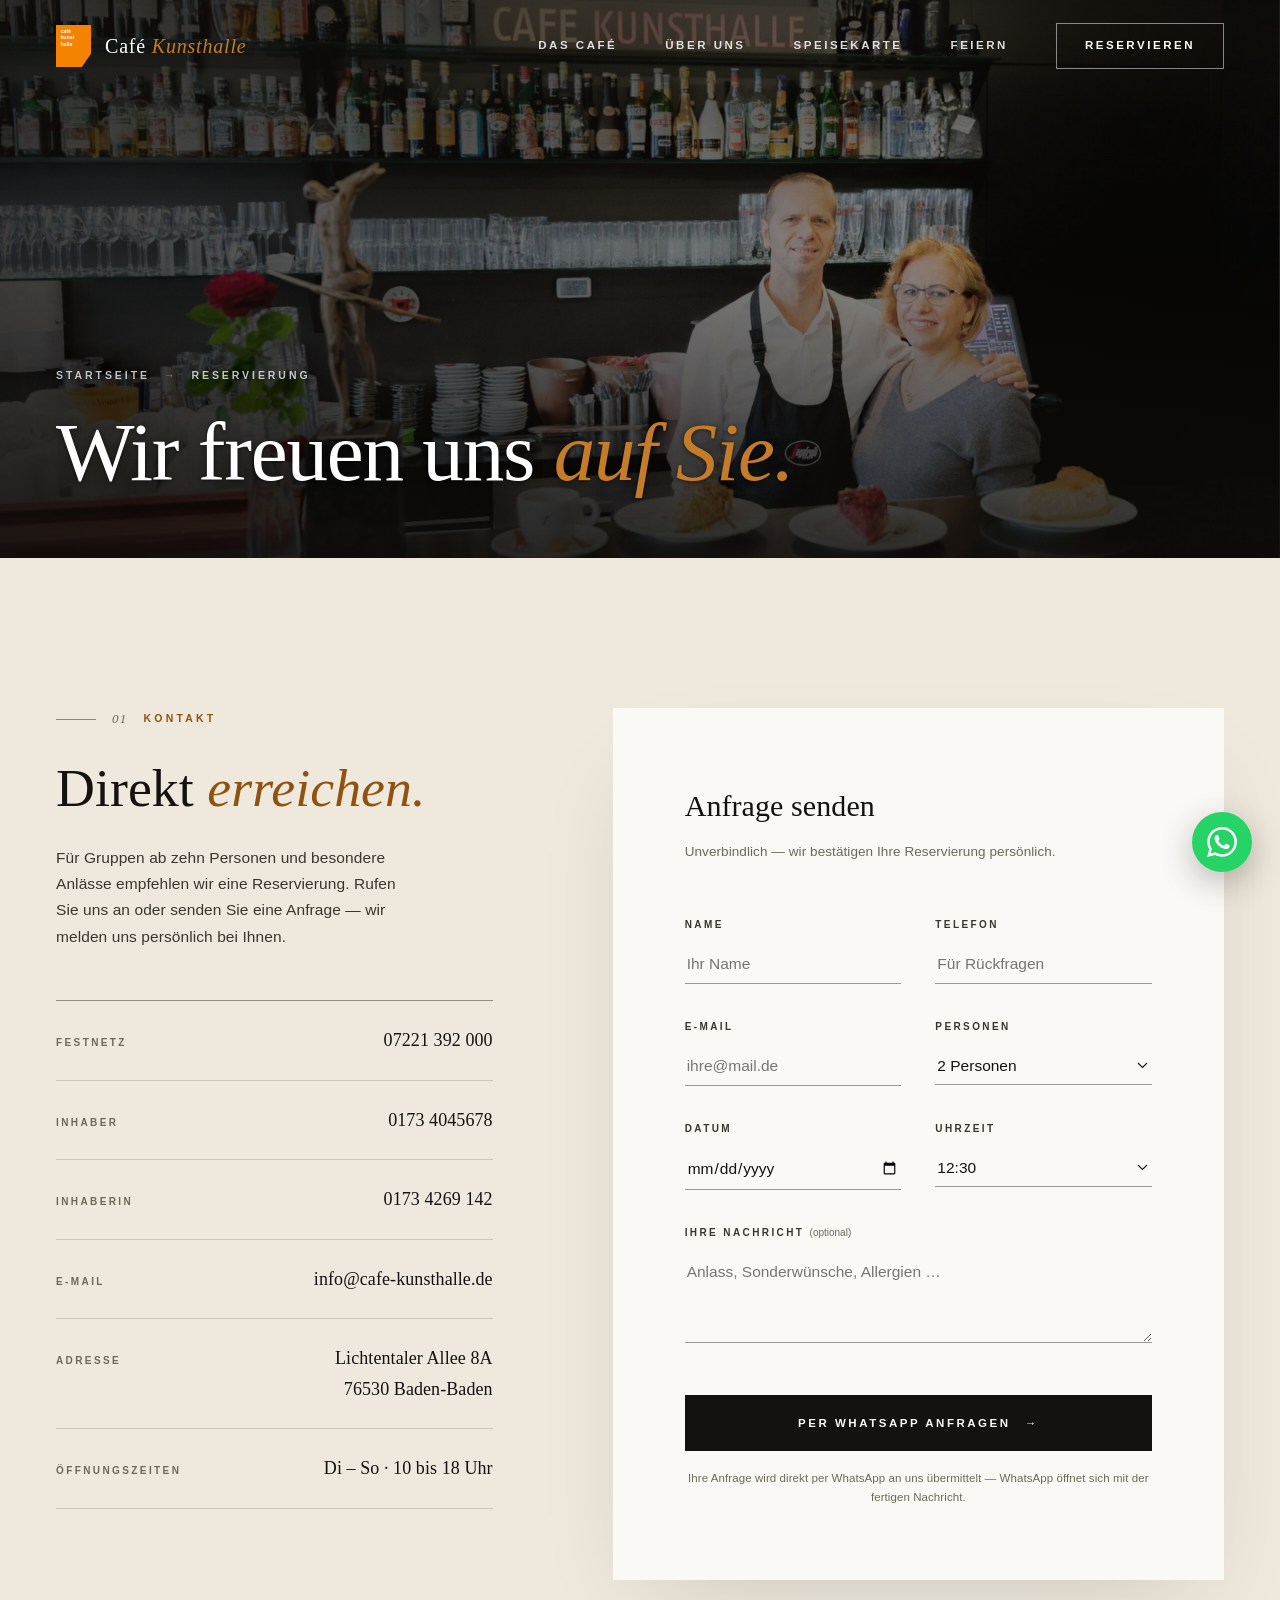
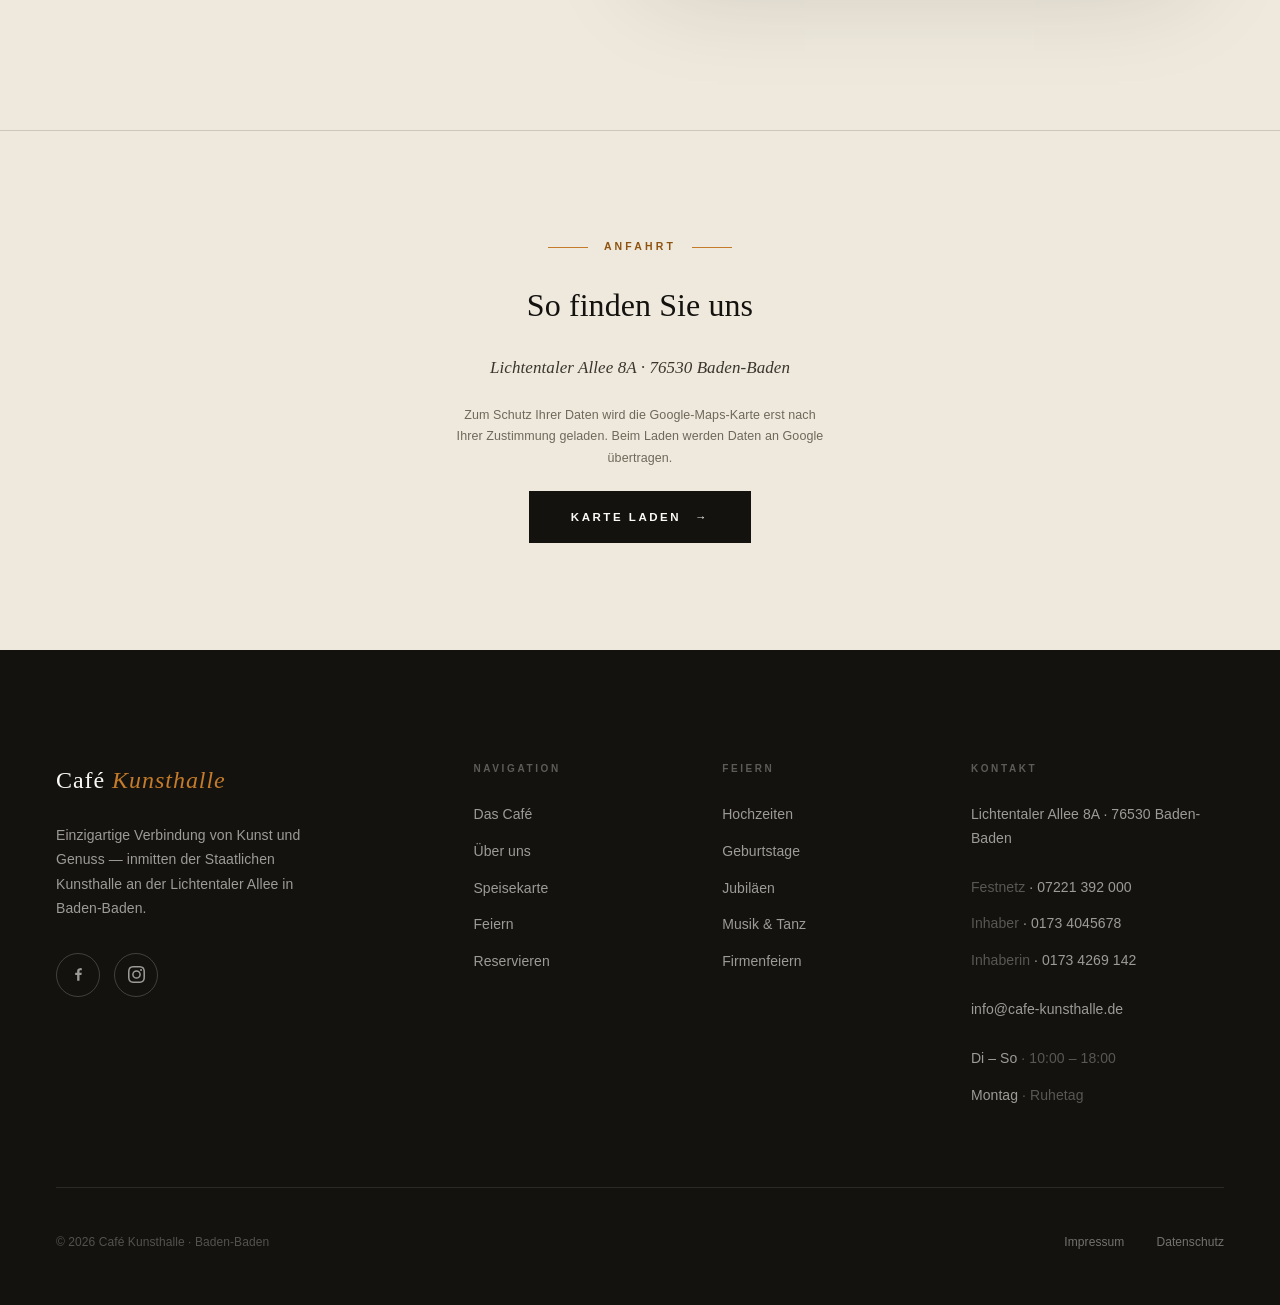
<file: reservierung.html>
<!DOCTYPE html>
<html lang="de">
<head>
<meta charset="UTF-8">
<meta name="viewport" content="width=device-width, initial-scale=1.0">
<meta name="format-detection" content="telephone=no">
<title>Reservierung & Kontakt — Café Kunsthalle Baden-Baden</title>
<meta name="description" content="Reservieren Sie Ihren Tisch im Café Kunsthalle Baden-Baden — telefonisch, per E-Mail oder über unser Anfrageformular. Lichtentaler Allee 8A.">
<meta property="og:title" content="Reservierung & Kontakt — Café Kunsthalle Baden-Baden">
<meta property="og:description" content="Reservieren Sie Ihren Tisch im Café Kunsthalle Baden-Baden — telefonisch, per E-Mail oder über unser Anfrageformular. Lichtentaler Allee 8A.">
<meta property="og:type" content="website">
<meta property="og:locale" content="de_DE">
<link rel="icon" type="image/svg+xml" href="assets/img/logo.svg">
<link rel="stylesheet" href="assets/css/style.css">
</head>
<body>
<div class="loader" id="loader"><div class="loader-mark"><img src="assets/img/logo.svg" alt=""><span>Café Kunsthalle</span></div></div>
<header class="nav" id="nav" data-threshold="0.3">
  <div class="nav-in">
    <a href="index.html" class="logo" aria-label="Café Kunsthalle — Startseite">
      <img src="assets/img/logo.svg" alt="Café Kunsthalle Logo">
      <span class="logo-type">Café <i>Kunsthalle</i></span>
    </a>
    <nav class="nav-links" aria-label="Hauptnavigation">
      <a href="das-cafe.html">Das Café</a>
      <a href="ueber-uns.html">Über uns</a>
      <a href="speisekarte.html">Speisekarte</a>
      <a href="feiern.html">Feiern</a>
      <a href="reservierung.html" class="nav-cta">Reservieren</a>
    </nav>
    <button class="burger" id="bg" aria-label="Menü" onclick="mNav()"><span></span><span></span><span></span></button>
  </div>
</header>

<div class="m-nav" id="mn">
  <a href="index.html" onclick="mNav()">Startseite <small>01</small></a>
  <a href="das-cafe.html" onclick="mNav()">Das Café <small>02</small></a>
  <a href="ueber-uns.html" onclick="mNav()">Über uns <small>03</small></a>
  <a href="speisekarte.html" onclick="mNav()">Speisekarte <small>04</small></a>
  <a href="feiern.html" onclick="mNav()">Feiern <small>05</small></a>
  <a href="reservierung.html" onclick="mNav()" style="color:var(--gold-deep)">Reservieren <small>→</small></a>
</div>
<section class="page-hero">
  <div class="hero-img"><img class="px" src="assets/img/gastgeber.jpg" alt="Die Gastgeber des Café Kunsthalle" fetchpriority="high"></div>
  <div class="hero-content wrap" style="max-width:1440px;margin:0 auto;position:relative;z-index:2">
    <div class="crumb"><a href="index.html">Startseite</a> <span>→</span> Reservierung</div>
    <h1>Wir freuen uns <em>auf Sie.</em></h1>
  </div>
</section>
<section class="block res">
  <div class="wrap">
    <div class="res-grid">
      <div class="res-side rv">
        <div class="eyebrow"><span class="num">01</span> Kontakt</div>
        <h2 class="serif">Direkt <em>erreichen.</em></h2>
        <p>Für Gruppen ab zehn Personen und besondere Anlässe empfehlen wir eine Reservierung. Rufen Sie uns an oder senden Sie eine Anfrage — wir melden uns persönlich bei Ihnen.</p>
        <div class="res-lines">
          <a href="tel:+497221392000"><small>Festnetz</small><b>07221 392 000</b></a>
          <a href="tel:+491734045678"><small>Inhaber</small><b>0173 4045678</b></a>
          <a href="tel:+491734269142"><small>Inhaberin</small><b>0173 4269 142</b></a>
          <a href="mailto:info@cafe-kunsthalle.de"><small>E-Mail</small><b>info@cafe-kunsthalle.de</b></a>
          <div class="row"><small>Adresse</small><b>Lichtentaler Allee 8A<br>76530 Baden-Baden</b></div>
          <div class="row"><small>Öffnungszeiten</small><b>Di – So · 10 bis 18 Uhr</b></div>
        </div>
      </div>

      <div class="res-card rv" data-d="1">
        <h3>Anfrage senden</h3>
        <p>Unverbindlich — wir bestätigen Ihre Reservierung persönlich.</p>
        <div class="fg" id="rf">
          <div class="ff"><label for="n1">Name</label><input type="text" id="n1" autocomplete="name" placeholder="Ihr Name"></div>
          <div class="ff"><label for="n2">Telefon</label><input type="tel" id="n2" autocomplete="tel" placeholder="Für Rückfragen"></div>
          <div class="ff"><label for="n3">E-Mail</label><input type="email" id="n3" autocomplete="email" placeholder="ihre@mail.de"></div>
          <div class="ff"><label for="n4">Personen</label>
            <select id="n4">
              <option>2 Personen</option><option>1 Person</option><option>3 Personen</option><option>4 Personen</option>
              <option>5 – 9 Personen</option><option>10+ Personen / Feier</option>
            </select>
          </div>
          <div class="ff"><label for="n5">Datum</label><input type="date" id="n5"></div>
          <div class="ff"><label for="n6">Uhrzeit</label>
            <select id="n6">
              <option>10:00</option><option>10:30</option><option>11:00</option><option>11:30</option>
              <option>12:00</option><option selected>12:30</option><option>13:00</option><option>13:30</option>
              <option>14:00</option><option>14:30</option><option>15:00</option><option>15:30</option>
              <option>16:00</option><option>16:30</option><option>17:00</option>
            </select>
          </div>
          <div class="ff w"><label for="n7">Ihre Nachricht <span style="text-transform:none;letter-spacing:0;font-weight:400;color:var(--ink-3)">(optional)</span></label><textarea id="n7" placeholder="Anlass, Sonderwünsche, Allergien …"></textarea></div>
        </div>
        <div class="res-send">
          <button class="btn btn-dark" onclick="sendRes()">Per WhatsApp anfragen <span class="a">→</span></button>
          <p>Ihre Anfrage wird direkt per WhatsApp an uns übermittelt — WhatsApp öffnet sich mit der fertigen Nachricht.</p>
        </div>
        <div class="res-ok" id="ok">Vielen Dank! WhatsApp hat sich mit Ihrer Anfrage geöffnet — senden Sie die Nachricht einfach ab, wir melden uns persönlich bei Ihnen.</div>
      </div>
    </div>
  </div>
</section>

<div class="map">
  <div class="map-gate" id="mg">
    <div class="eyebrow center">Anfahrt</div>
    <h3>So finden Sie uns</h3>
    <address>Lichtentaler Allee 8A · 76530 Baden-Baden</address>
    <p>Zum Schutz Ihrer Daten wird die Google-Maps-Karte erst nach Ihrer Zustimmung geladen. Beim Laden werden Daten an Google übertragen.</p>
    <button class="btn btn-dark" onclick="loadMap()">Karte laden <span class="a">→</span></button>
  </div>
  <iframe id="mf" data-src="https://www.google.com/maps/embed?pb=!1m18!1m12!1m3!1d2630.222873215689!2d8.235832215850866!3d48.75854001568583!2m3!1f0!2f0!3f0!3m2!1i1024!2i768!4f13.1!3m3!1m2!1s0x47971f42f8baf60d%3A0xa2519bec6bc1c729!2sCafe%20Kunsthalle!5e0!3m2!1sde!2sde!4v1639650187236!5m2!1sde!2sde" title="Café Kunsthalle auf Google Maps" loading="lazy" referrerpolicy="no-referrer-when-downgrade" allowfullscreen></iframe>
</div>
<footer class="foot">
  <div class="wrap">
    <div class="foot-grid">
      <div class="foot-brand">
        <span class="logo-type">Café <i>Kunsthalle</i></span>
        <p>Einzigartige Verbindung von Kunst und Genuss — inmitten der Staatlichen Kunsthalle an der Lichtentaler Allee in Baden-Baden.</p>
        <div class="socials">
          <a href="https://www.facebook.com/CafeKunsthalleBadenBaden/" target="_blank" rel="noopener" aria-label="Facebook">
            <svg viewBox="0 0 24 24" xmlns="http://www.w3.org/2000/svg"><path d="M13.397 20.997v-8.196h2.765l.411-3.209h-3.176V7.548c0-.926.258-1.56 1.587-1.56h1.684V3.127A22.336 22.336 0 0 0 14.201 3c-2.444 0-4.122 1.492-4.122 4.231v2.355H7.332v3.209h2.753v8.202h3.312z"/></svg>
          </a>
          <a href="https://www.instagram.com/cafekunsthalle.badenbaden/" target="_blank" rel="noopener" aria-label="Instagram">
            <svg viewBox="0 0 24 24" xmlns="http://www.w3.org/2000/svg"><path d="M12 2.163c3.204 0 3.584.012 4.85.07 3.252.148 4.771 1.691 4.919 4.919.058 1.265.069 1.645.069 4.849 0 3.205-.012 3.584-.069 4.849-.149 3.225-1.664 4.771-4.919 4.919-1.266.058-1.644.07-4.85.07-3.204 0-3.584-.012-4.849-.07-3.26-.149-4.771-1.699-4.919-4.92-.058-1.265-.07-1.644-.07-4.849 0-3.204.013-3.583.07-4.849.149-3.227 1.664-4.771 4.919-4.919 1.266-.057 1.645-.069 4.849-.069zM12 0C8.741 0 8.333.014 7.053.072 2.695.272.273 2.69.073 7.052.014 8.333 0 8.741 0 12c0 3.259.014 3.668.072 4.948.2 4.358 2.618 6.78 6.98 6.98C8.333 23.986 8.741 24 12 24c3.259 0 3.668-.014 4.948-.072 4.354-.2 6.782-2.618 6.979-6.98.059-1.28.073-1.689.073-4.948 0-3.259-.014-3.667-.072-4.947-.196-4.354-2.617-6.78-6.979-6.98C15.668.014 15.259 0 12 0zm0 5.838a6.162 6.162 0 1 0 0 12.324 6.162 6.162 0 0 0 0-12.324zM12 16a4 4 0 1 1 0-8 4 4 0 0 1 0 8zm6.406-11.845a1.44 1.44 0 1 0 0 2.881 1.44 1.44 0 0 0 0-2.881z"/></svg>
          </a>
        </div>
      </div>
      <div>
        <h4>Navigation</h4>
        <ul>
          <li><a href="das-cafe.html">Das Café</a></li>
          <li><a href="ueber-uns.html">Über uns</a></li>
          <li><a href="speisekarte.html">Speisekarte</a></li>
          <li><a href="feiern.html">Feiern</a></li>
          <li><a href="reservierung.html">Reservieren</a></li>
        </ul>
      </div>
      <div>
        <h4>Feiern</h4>
        <ul>
          <li><a href="feiern/hochzeiten.html">Hochzeiten</a></li>
          <li><a href="feiern/geburtstage.html">Geburtstage</a></li>
          <li><a href="feiern/jubilaeen.html">Jubiläen</a></li>
          <li><a href="feiern/musik-tanz.html">Musik & Tanz</a></li>
          <li><a href="feiern/firmenfeiern.html">Firmenfeiern</a></li>
        </ul>
      </div>
      <div>
        <h4>Kontakt</h4>
        <ul>
          <li>Lichtentaler Allee 8A · 76530 Baden-Baden</li>
          <li style="margin-top:12px"><i>Festnetz</i> · <a href="tel:+497221392000">07221 392 000</a></li>
          <li><i>Inhaber</i> · <a href="tel:+491734045678">0173 4045678</a></li>
          <li><i>Inhaberin</i> · <a href="tel:+491734269142">0173 4269 142</a></li>
          <li style="margin-top:12px"><a href="mailto:info@cafe-kunsthalle.de">info@cafe-kunsthalle.de</a></li>
          <li style="margin-top:12px">Di – So <i>· 10:00 – 18:00</i></li>
          <li>Montag <i>· Ruhetag</i></li>
        </ul>
      </div>
    </div>
    <div class="foot-base">
      <span>© 2026 Café Kunsthalle · Baden-Baden</span>
      <nav>
        <a href="impressum.html">Impressum</a>
        <a href="datenschutz.html">Datenschutz</a>
      </nav>
    </div>
  </div>
</footer>
<script src="assets/js/main.js"></script>
<a class="wa-float" href="https://wa.me/491734045678" target="_blank" rel="noopener" aria-label="Per WhatsApp kontaktieren">
<svg viewBox="0 0 24 24" xmlns="http://www.w3.org/2000/svg"><path d="M17.472 14.382c-.297-.149-1.758-.867-2.03-.967-.273-.099-.471-.148-.67.15-.197.297-.767.966-.94 1.164-.173.199-.347.223-.644.075-.297-.15-1.255-.463-2.39-1.475-.883-.788-1.48-1.761-1.653-2.059-.173-.297-.018-.458.13-.606.134-.133.298-.347.446-.52.149-.174.198-.298.298-.497.099-.198.05-.371-.025-.52-.075-.149-.669-1.612-.916-2.207-.242-.579-.487-.5-.669-.51-.173-.008-.371-.01-.57-.01-.198 0-.52.074-.792.372-.272.297-1.04 1.016-1.04 2.479 0 1.462 1.065 2.875 1.213 3.074.149.198 2.096 3.2 5.077 4.487.709.306 1.262.489 1.694.625.712.227 1.36.195 1.871.118.571-.085 1.758-.719 2.006-1.413.248-.694.248-1.289.173-1.413-.074-.124-.272-.198-.57-.347m-5.421 7.403h-.004a9.87 9.87 0 01-5.031-1.378l-.361-.214-3.741.982.998-3.648-.235-.374a9.86 9.86 0 01-1.51-5.26c.001-5.45 4.436-9.884 9.888-9.884 2.64 0 5.122 1.03 6.988 2.898a9.825 9.825 0 012.893 6.994c-.003 5.45-4.437 9.884-9.885 9.884m8.413-18.297A11.815 11.815 0 0012.05 0C5.495 0 .16 5.335.157 11.892c0 2.096.547 4.142 1.588 5.945L.057 24l6.305-1.654a11.882 11.882 0 005.683 1.448h.005c6.554 0 11.89-5.335 11.893-11.893a11.821 11.821 0 00-3.48-8.413z"/></svg>
</a>
</body>
</html>
</file>
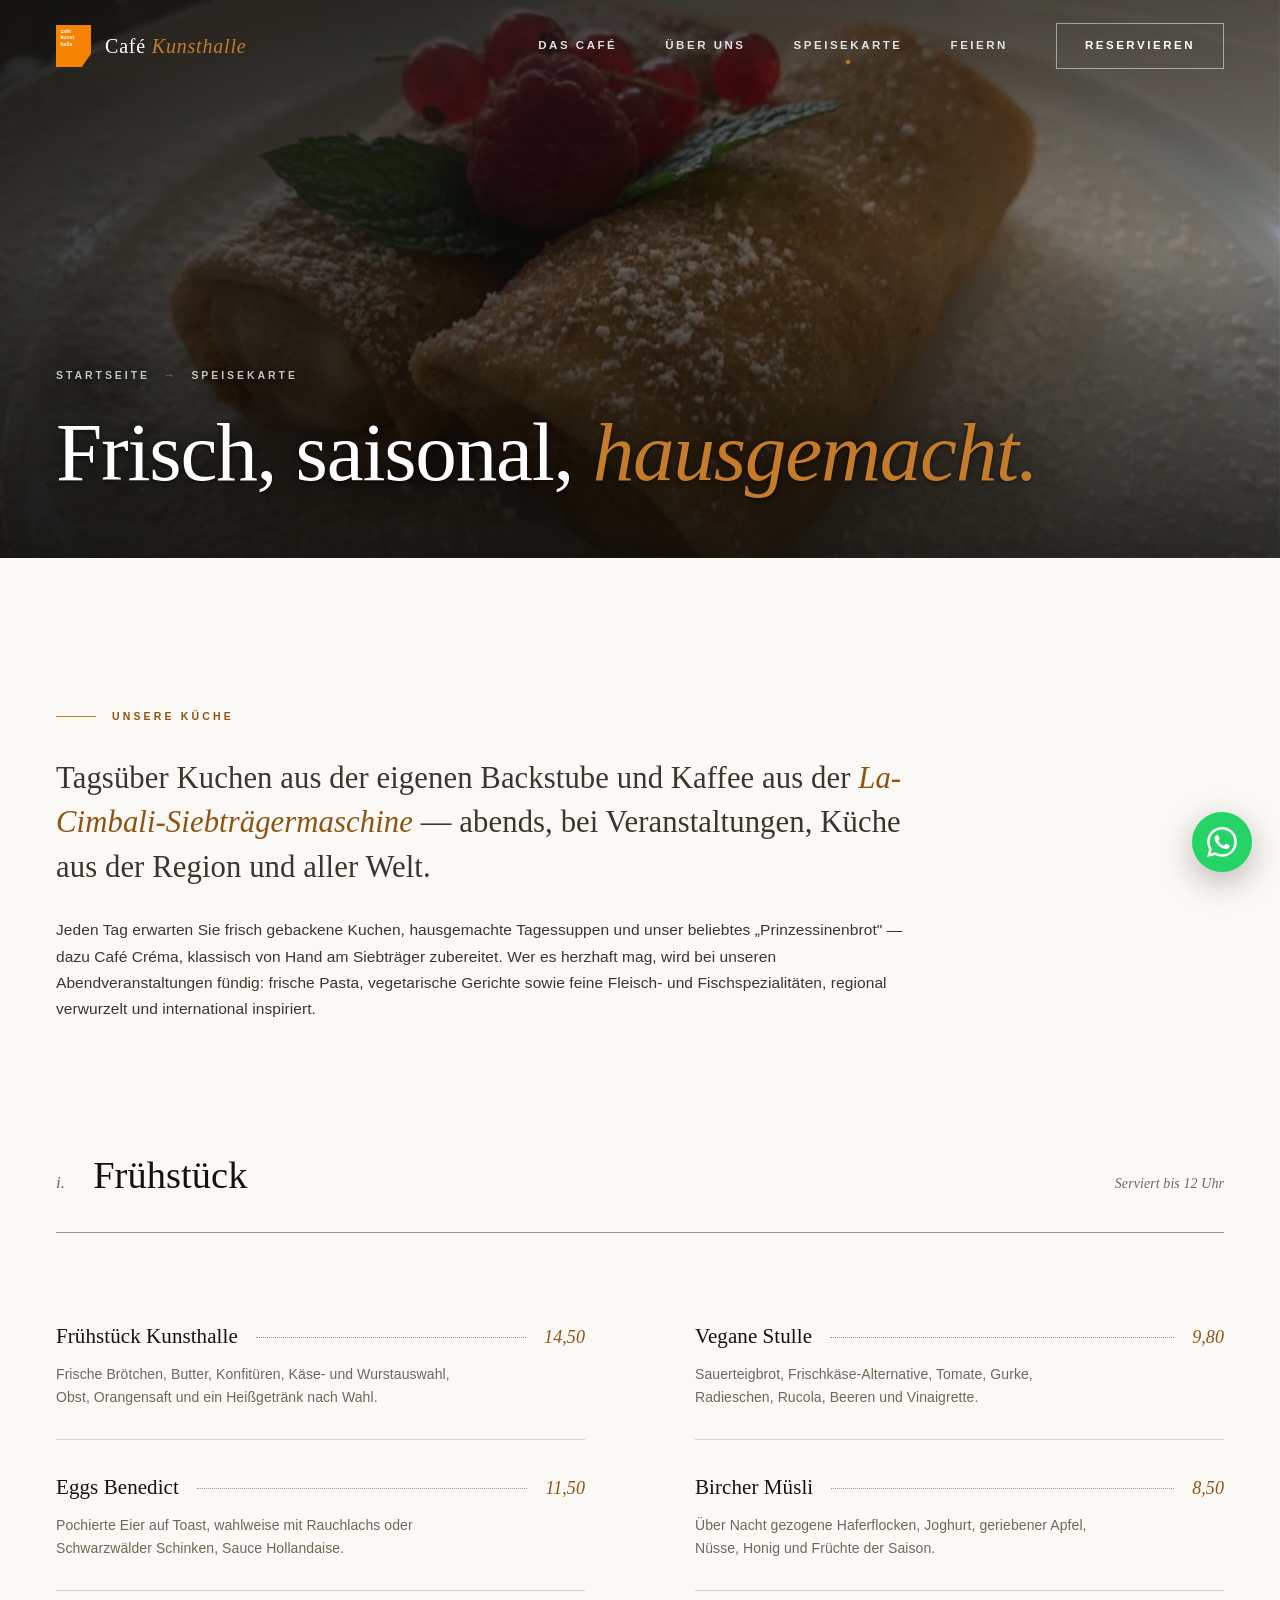
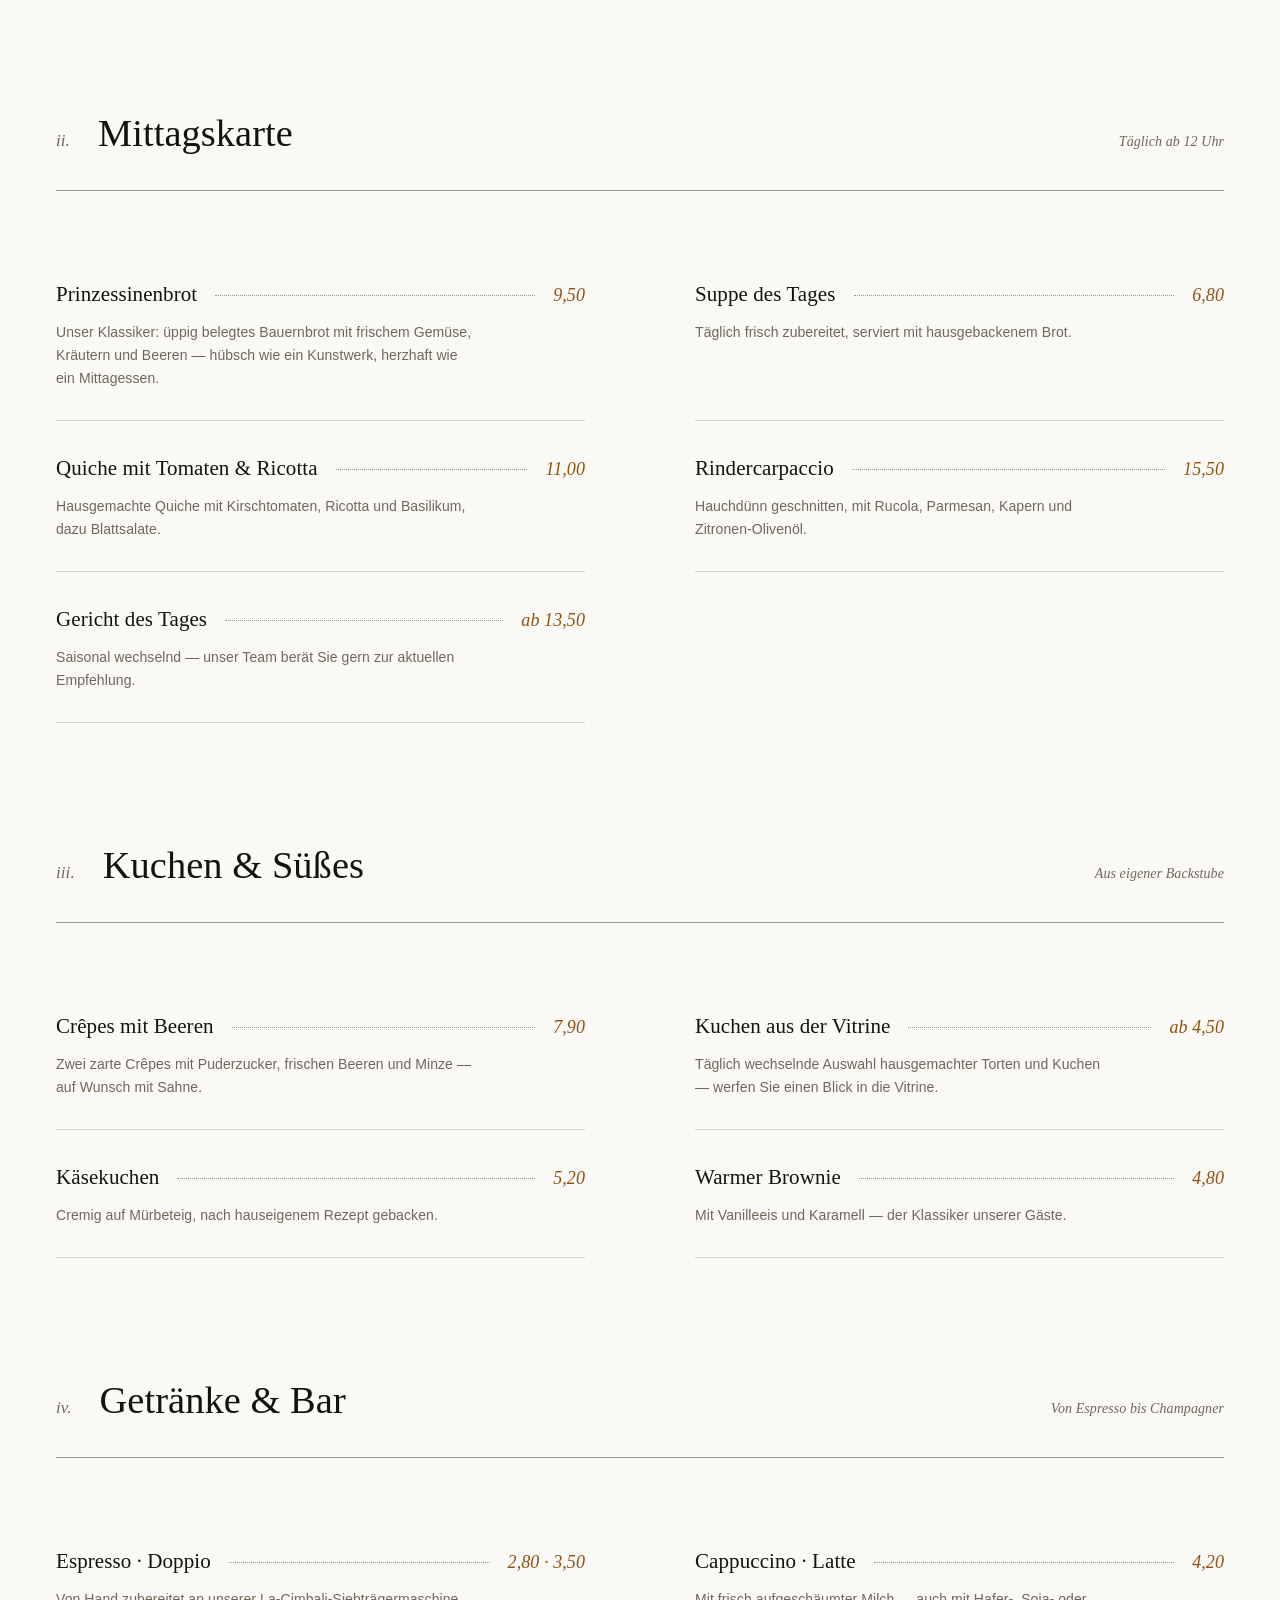
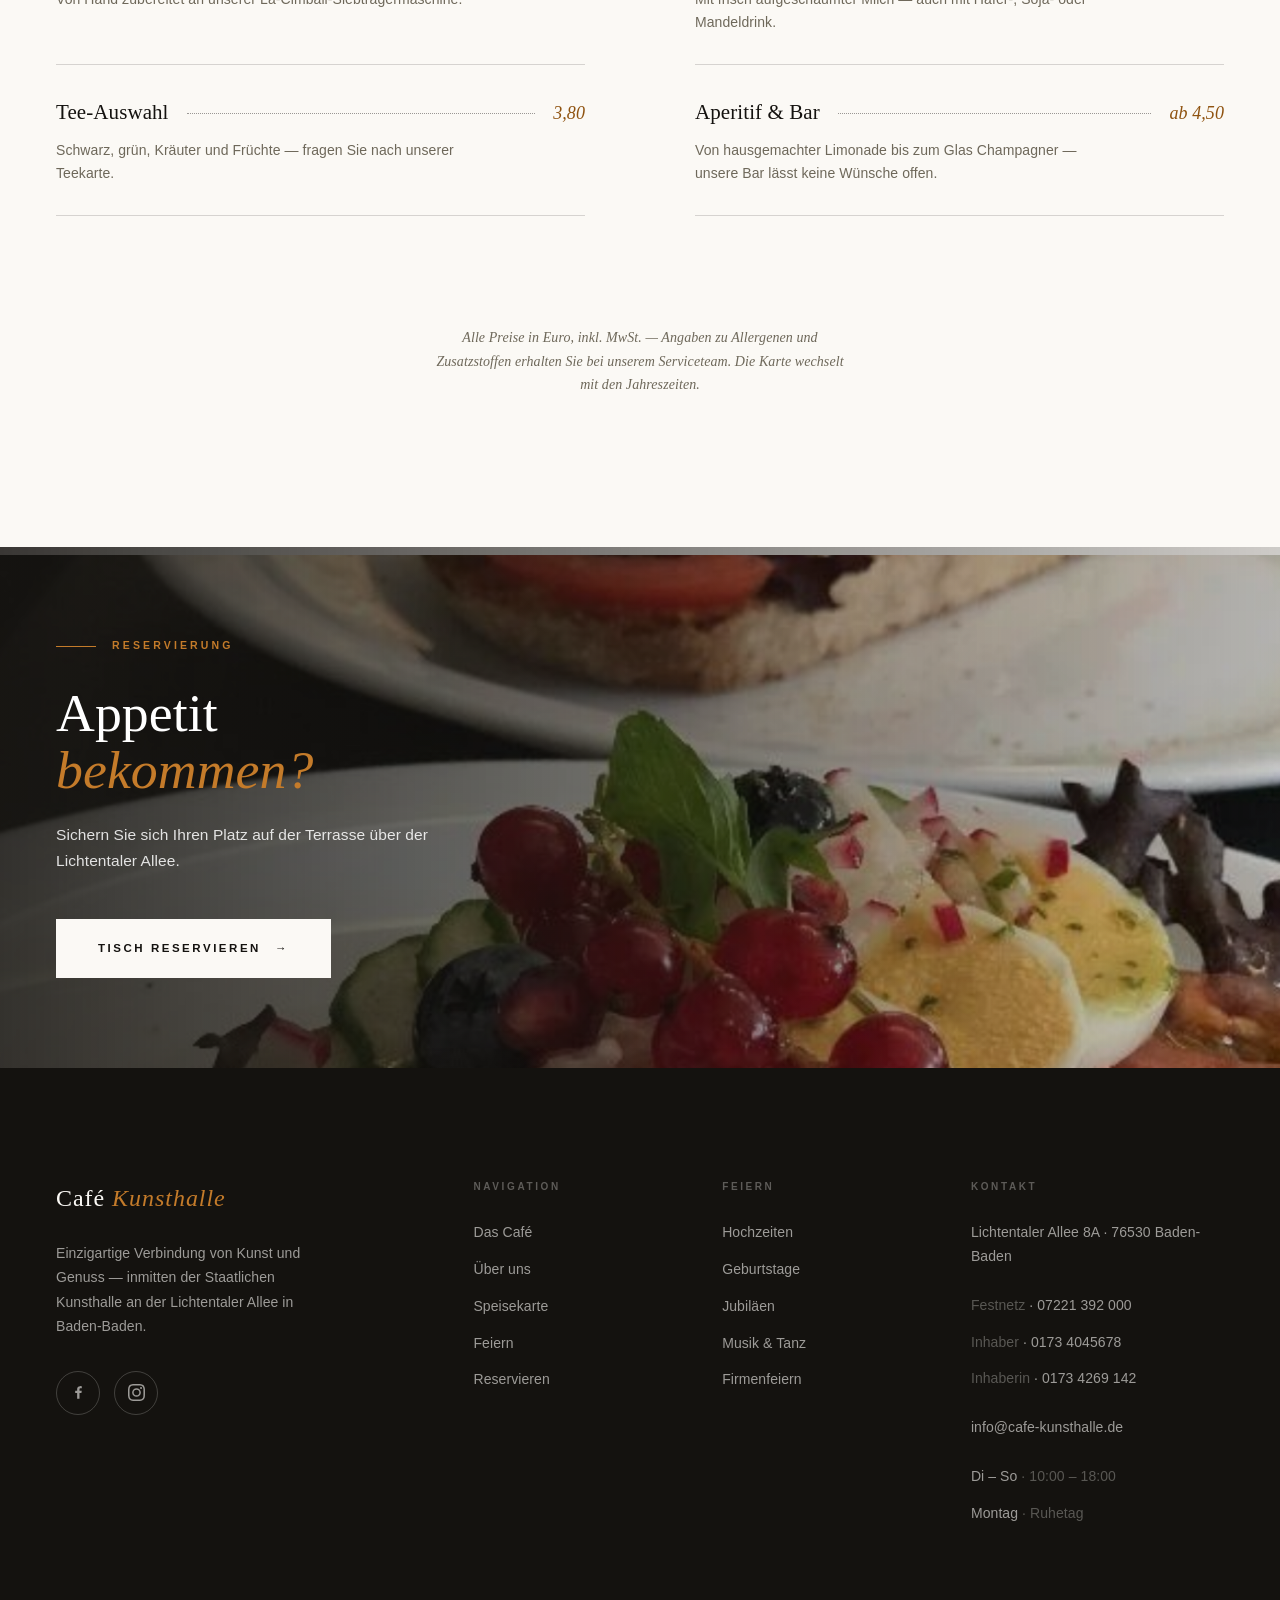
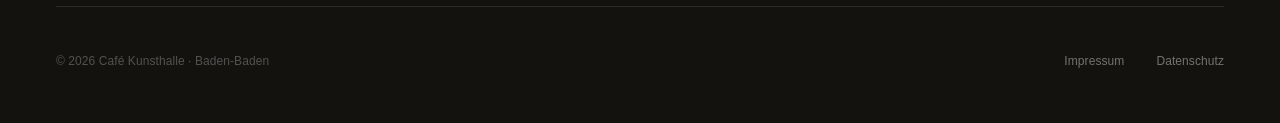
<file: speisekarte.html>
<!DOCTYPE html>
<html lang="de">
<head>
<meta charset="UTF-8">
<meta name="viewport" content="width=device-width, initial-scale=1.0">
<meta name="format-detection" content="telephone=no">
<title>Speisekarte — Café Kunsthalle Baden-Baden</title>
<meta name="description" content="Die Speisekarte des Café Kunsthalle: Frühstück, Mittagskarte, hausgemachte Kuchen und Getränke — frisch und saisonal an der Lichtentaler Allee.">
<meta property="og:title" content="Speisekarte — Café Kunsthalle Baden-Baden">
<meta property="og:description" content="Die Speisekarte des Café Kunsthalle: Frühstück, Mittagskarte, hausgemachte Kuchen und Getränke — frisch und saisonal an der Lichtentaler Allee.">
<meta property="og:type" content="website">
<meta property="og:locale" content="de_DE">
<link rel="icon" type="image/svg+xml" href="assets/img/logo.svg">
<link rel="stylesheet" href="assets/css/style.css">
</head>
<body>
<div class="loader" id="loader"><div class="loader-mark"><img src="assets/img/logo.svg" alt=""><span>Café Kunsthalle</span></div></div>
<header class="nav" id="nav" data-threshold="0.3">
  <div class="nav-in">
    <a href="index.html" class="logo" aria-label="Café Kunsthalle — Startseite">
      <img src="assets/img/logo.svg" alt="Café Kunsthalle Logo">
      <span class="logo-type">Café <i>Kunsthalle</i></span>
    </a>
    <nav class="nav-links" aria-label="Hauptnavigation">
      <a href="das-cafe.html">Das Café</a>
      <a href="ueber-uns.html">Über uns</a>
      <a href="speisekarte.html" class="active">Speisekarte</a>
      <a href="feiern.html">Feiern</a>
      <a href="reservierung.html" class="nav-cta">Reservieren</a>
    </nav>
    <button class="burger" id="bg" aria-label="Menü" onclick="mNav()"><span></span><span></span><span></span></button>
  </div>
</header>

<div class="m-nav" id="mn">
  <a href="index.html" onclick="mNav()">Startseite <small>01</small></a>
  <a href="das-cafe.html" onclick="mNav()">Das Café <small>02</small></a>
  <a href="ueber-uns.html" onclick="mNav()">Über uns <small>03</small></a>
  <a href="speisekarte.html" onclick="mNav()">Speisekarte <small>04</small></a>
  <a href="feiern.html" onclick="mNav()">Feiern <small>05</small></a>
  <a href="reservierung.html" onclick="mNav()" style="color:var(--gold-deep)">Reservieren <small>→</small></a>
</div>
<section class="page-hero">
  <div class="hero-img"><img class="px" src="assets/img/crepes.jpg" alt="Crêpes mit Beeren aus der Backstube des Café Kunsthalle" fetchpriority="high"></div>
  <div class="hero-content wrap" style="max-width:1440px;margin:0 auto;position:relative;z-index:2">
    <div class="crumb"><a href="index.html">Startseite</a> <span>→</span> Speisekarte</div>
    <h1>Frisch, saisonal, <em>hausgemacht.</em></h1>
  </div>
</section>
<section class="block">
  <div class="wrap">
    <div class="detail-intro rv" style="margin-bottom:120px">
      <div class="eyebrow">Unsere Küche</div>
      <p class="big-p">Tagsüber Kuchen aus der eigenen Backstube und Kaffee aus der <em>La-Cimbali-Siebträgermaschine</em> — abends, bei Veranstaltungen, Küche aus der Region und aller Welt.</p>
      <p>Jeden Tag erwarten Sie frisch gebackene Kuchen, hausgemachte Tagessuppen und unser beliebtes „Prinzessinenbrot" — dazu Café Créma, klassisch von Hand am Siebträger zubereitet. Wer es herzhaft mag, wird bei unseren Abendveranstaltungen fündig: frische Pasta, vegetarische Gerichte sowie feine Fleisch- und Fischspezialitäten, regional verwurzelt und international inspiriert.</p>
    </div>
    <div class="menu-cat">
      <div class="menu-cat-head rv">
        <span class="rn">i.</span>
        <h2>Frühstück</h2>
        <p>Serviert bis 12 Uhr</p>
      </div>
      <div class="dishes">
      <div class="dish rv"><div class="dish-top"><h3>Frühstück Kunsthalle</h3><span class="dots"></span><span class="p">14,50</span></div><p>Frische Brötchen, Butter, Konfitüren, Käse- und Wurstauswahl, Obst, Orangensaft und ein Heißgetränk nach Wahl.</p></div>
      <div class="dish rv"><div class="dish-top"><h3>Vegane Stulle</h3><span class="dots"></span><span class="p">9,80</span></div><p>Sauerteigbrot, Frischkäse-Alternative, Tomate, Gurke, Radieschen, Rucola, Beeren und Vinaigrette.</p></div>
      <div class="dish rv"><div class="dish-top"><h3>Eggs Benedict</h3><span class="dots"></span><span class="p">11,50</span></div><p>Pochierte Eier auf Toast, wahlweise mit Rauchlachs oder Schwarzwälder Schinken, Sauce Hollandaise.</p></div>
      <div class="dish rv"><div class="dish-top"><h3>Bircher Müsli</h3><span class="dots"></span><span class="p">8,50</span></div><p>Über Nacht gezogene Haferflocken, Joghurt, geriebener Apfel, Nüsse, Honig und Früchte der Saison.</p></div>
      </div>
    </div>
    <div class="menu-cat">
      <div class="menu-cat-head rv">
        <span class="rn">ii.</span>
        <h2>Mittagskarte</h2>
        <p>Täglich ab 12 Uhr</p>
      </div>
      <div class="dishes">
      <div class="dish rv"><div class="dish-top"><h3>Prinzessinenbrot</h3><span class="dots"></span><span class="p">9,50</span></div><p>Unser Klassiker: üppig belegtes Bauernbrot mit frischem Gemüse, Kräutern und Beeren — hübsch wie ein Kunstwerk, herzhaft wie ein Mittagessen.</p></div>
      <div class="dish rv"><div class="dish-top"><h3>Suppe des Tages</h3><span class="dots"></span><span class="p">6,80</span></div><p>Täglich frisch zubereitet, serviert mit hausgebackenem Brot.</p></div>
      <div class="dish rv"><div class="dish-top"><h3>Quiche mit Tomaten & Ricotta</h3><span class="dots"></span><span class="p">11,00</span></div><p>Hausgemachte Quiche mit Kirschtomaten, Ricotta und Basilikum, dazu Blattsalate.</p></div>
      <div class="dish rv"><div class="dish-top"><h3>Rindercarpaccio</h3><span class="dots"></span><span class="p">15,50</span></div><p>Hauchdünn geschnitten, mit Rucola, Parmesan, Kapern und Zitronen-Olivenöl.</p></div>
      <div class="dish rv"><div class="dish-top"><h3>Gericht des Tages</h3><span class="dots"></span><span class="p">ab 13,50</span></div><p>Saisonal wechselnd — unser Team berät Sie gern zur aktuellen Empfehlung.</p></div>
      </div>
    </div>
    <div class="menu-cat">
      <div class="menu-cat-head rv">
        <span class="rn">iii.</span>
        <h2>Kuchen & Süßes</h2>
        <p>Aus eigener Backstube</p>
      </div>
      <div class="dishes">
      <div class="dish rv"><div class="dish-top"><h3>Crêpes mit Beeren</h3><span class="dots"></span><span class="p">7,90</span></div><p>Zwei zarte Crêpes mit Puderzucker, frischen Beeren und Minze — auf Wunsch mit Sahne.</p></div>
      <div class="dish rv"><div class="dish-top"><h3>Kuchen aus der Vitrine</h3><span class="dots"></span><span class="p">ab 4,50</span></div><p>Täglich wechselnde Auswahl hausgemachter Torten und Kuchen — werfen Sie einen Blick in die Vitrine.</p></div>
      <div class="dish rv"><div class="dish-top"><h3>Käsekuchen</h3><span class="dots"></span><span class="p">5,20</span></div><p>Cremig auf Mürbeteig, nach hauseigenem Rezept gebacken.</p></div>
      <div class="dish rv"><div class="dish-top"><h3>Warmer Brownie</h3><span class="dots"></span><span class="p">4,80</span></div><p>Mit Vanilleeis und Karamell — der Klassiker unserer Gäste.</p></div>
      </div>
    </div>
    <div class="menu-cat">
      <div class="menu-cat-head rv">
        <span class="rn">iv.</span>
        <h2>Getränke & Bar</h2>
        <p>Von Espresso bis Champagner</p>
      </div>
      <div class="dishes">
      <div class="dish rv"><div class="dish-top"><h3>Espresso · Doppio</h3><span class="dots"></span><span class="p">2,80 · 3,50</span></div><p>Von Hand zubereitet an unserer La-Cimbali-Siebträgermaschine.</p></div>
      <div class="dish rv"><div class="dish-top"><h3>Cappuccino · Latte</h3><span class="dots"></span><span class="p">4,20</span></div><p>Mit frisch aufgeschäumter Milch — auch mit Hafer-, Soja- oder Mandeldrink.</p></div>
      <div class="dish rv"><div class="dish-top"><h3>Tee-Auswahl</h3><span class="dots"></span><span class="p">3,80</span></div><p>Schwarz, grün, Kräuter und Früchte — fragen Sie nach unserer Teekarte.</p></div>
      <div class="dish rv"><div class="dish-top"><h3>Aperitif & Bar</h3><span class="dots"></span><span class="p">ab 4,50</span></div><p>Von hausgemachter Limonade bis zum Glas Champagner — unsere Bar lässt keine Wünsche offen.</p></div>
      </div>
    </div>
    <div class="menu-foot rv">
      <p>Alle Preise in Euro, inkl. MwSt. — Angaben zu Allergenen und Zusatzstoffen erhalten Sie bei unserem Serviceteam. Die Karte wechselt mit den Jahreszeiten.</p>
    </div>
  </div>
</section>

<section class="cta-banner">
  <div class="bg"><img class="px" src="assets/img/stulle.jpg" alt="" aria-hidden="true" loading="lazy"></div>
  <div class="wrap">
    <div class="eyebrow rv">Reservierung</div>
    <h2 class="serif rv" data-d="1" style="color:#fff">Appetit <em style="color:var(--gold)">bekommen?</em></h2>
    <p class="rv" data-d="2">Sichern Sie sich Ihren Platz auf der Terrasse über der Lichtentaler Allee.</p>
    <a href="reservierung.html" class="btn btn-light rv" data-d="3">Tisch reservieren <span class="a">→</span></a>
  </div>
</section>
<footer class="foot">
  <div class="wrap">
    <div class="foot-grid">
      <div class="foot-brand">
        <span class="logo-type">Café <i>Kunsthalle</i></span>
        <p>Einzigartige Verbindung von Kunst und Genuss — inmitten der Staatlichen Kunsthalle an der Lichtentaler Allee in Baden-Baden.</p>
        <div class="socials">
          <a href="https://www.facebook.com/CafeKunsthalleBadenBaden/" target="_blank" rel="noopener" aria-label="Facebook">
            <svg viewBox="0 0 24 24" xmlns="http://www.w3.org/2000/svg"><path d="M13.397 20.997v-8.196h2.765l.411-3.209h-3.176V7.548c0-.926.258-1.56 1.587-1.56h1.684V3.127A22.336 22.336 0 0 0 14.201 3c-2.444 0-4.122 1.492-4.122 4.231v2.355H7.332v3.209h2.753v8.202h3.312z"/></svg>
          </a>
          <a href="https://www.instagram.com/cafekunsthalle.badenbaden/" target="_blank" rel="noopener" aria-label="Instagram">
            <svg viewBox="0 0 24 24" xmlns="http://www.w3.org/2000/svg"><path d="M12 2.163c3.204 0 3.584.012 4.85.07 3.252.148 4.771 1.691 4.919 4.919.058 1.265.069 1.645.069 4.849 0 3.205-.012 3.584-.069 4.849-.149 3.225-1.664 4.771-4.919 4.919-1.266.058-1.644.07-4.85.07-3.204 0-3.584-.012-4.849-.07-3.26-.149-4.771-1.699-4.919-4.92-.058-1.265-.07-1.644-.07-4.849 0-3.204.013-3.583.07-4.849.149-3.227 1.664-4.771 4.919-4.919 1.266-.057 1.645-.069 4.849-.069zM12 0C8.741 0 8.333.014 7.053.072 2.695.272.273 2.69.073 7.052.014 8.333 0 8.741 0 12c0 3.259.014 3.668.072 4.948.2 4.358 2.618 6.78 6.98 6.98C8.333 23.986 8.741 24 12 24c3.259 0 3.668-.014 4.948-.072 4.354-.2 6.782-2.618 6.979-6.98.059-1.28.073-1.689.073-4.948 0-3.259-.014-3.667-.072-4.947-.196-4.354-2.617-6.78-6.979-6.98C15.668.014 15.259 0 12 0zm0 5.838a6.162 6.162 0 1 0 0 12.324 6.162 6.162 0 0 0 0-12.324zM12 16a4 4 0 1 1 0-8 4 4 0 0 1 0 8zm6.406-11.845a1.44 1.44 0 1 0 0 2.881 1.44 1.44 0 0 0 0-2.881z"/></svg>
          </a>
        </div>
      </div>
      <div>
        <h4>Navigation</h4>
        <ul>
          <li><a href="das-cafe.html">Das Café</a></li>
          <li><a href="ueber-uns.html">Über uns</a></li>
          <li><a href="speisekarte.html">Speisekarte</a></li>
          <li><a href="feiern.html">Feiern</a></li>
          <li><a href="reservierung.html">Reservieren</a></li>
        </ul>
      </div>
      <div>
        <h4>Feiern</h4>
        <ul>
          <li><a href="feiern/hochzeiten.html">Hochzeiten</a></li>
          <li><a href="feiern/geburtstage.html">Geburtstage</a></li>
          <li><a href="feiern/jubilaeen.html">Jubiläen</a></li>
          <li><a href="feiern/musik-tanz.html">Musik & Tanz</a></li>
          <li><a href="feiern/firmenfeiern.html">Firmenfeiern</a></li>
        </ul>
      </div>
      <div>
        <h4>Kontakt</h4>
        <ul>
          <li>Lichtentaler Allee 8A · 76530 Baden-Baden</li>
          <li style="margin-top:12px"><i>Festnetz</i> · <a href="tel:+497221392000">07221 392 000</a></li>
          <li><i>Inhaber</i> · <a href="tel:+491734045678">0173 4045678</a></li>
          <li><i>Inhaberin</i> · <a href="tel:+491734269142">0173 4269 142</a></li>
          <li style="margin-top:12px"><a href="mailto:info@cafe-kunsthalle.de">info@cafe-kunsthalle.de</a></li>
          <li style="margin-top:12px">Di – So <i>· 10:00 – 18:00</i></li>
          <li>Montag <i>· Ruhetag</i></li>
        </ul>
      </div>
    </div>
    <div class="foot-base">
      <span>© 2026 Café Kunsthalle · Baden-Baden</span>
      <nav>
        <a href="impressum.html">Impressum</a>
        <a href="datenschutz.html">Datenschutz</a>
      </nav>
    </div>
  </div>
</footer>
<script src="assets/js/main.js"></script>
<a class="wa-float" href="https://wa.me/491734045678" target="_blank" rel="noopener" aria-label="Per WhatsApp kontaktieren">
<svg viewBox="0 0 24 24" xmlns="http://www.w3.org/2000/svg"><path d="M17.472 14.382c-.297-.149-1.758-.867-2.03-.967-.273-.099-.471-.148-.67.15-.197.297-.767.966-.94 1.164-.173.199-.347.223-.644.075-.297-.15-1.255-.463-2.39-1.475-.883-.788-1.48-1.761-1.653-2.059-.173-.297-.018-.458.13-.606.134-.133.298-.347.446-.52.149-.174.198-.298.298-.497.099-.198.05-.371-.025-.52-.075-.149-.669-1.612-.916-2.207-.242-.579-.487-.5-.669-.51-.173-.008-.371-.01-.57-.01-.198 0-.52.074-.792.372-.272.297-1.04 1.016-1.04 2.479 0 1.462 1.065 2.875 1.213 3.074.149.198 2.096 3.2 5.077 4.487.709.306 1.262.489 1.694.625.712.227 1.36.195 1.871.118.571-.085 1.758-.719 2.006-1.413.248-.694.248-1.289.173-1.413-.074-.124-.272-.198-.57-.347m-5.421 7.403h-.004a9.87 9.87 0 01-5.031-1.378l-.361-.214-3.741.982.998-3.648-.235-.374a9.86 9.86 0 01-1.51-5.26c.001-5.45 4.436-9.884 9.888-9.884 2.64 0 5.122 1.03 6.988 2.898a9.825 9.825 0 012.893 6.994c-.003 5.45-4.437 9.884-9.885 9.884m8.413-18.297A11.815 11.815 0 0012.05 0C5.495 0 .16 5.335.157 11.892c0 2.096.547 4.142 1.588 5.945L.057 24l6.305-1.654a11.882 11.882 0 005.683 1.448h.005c6.554 0 11.89-5.335 11.893-11.893a11.821 11.821 0 00-3.48-8.413z"/></svg>
</a>
</body>
</html>
</file>
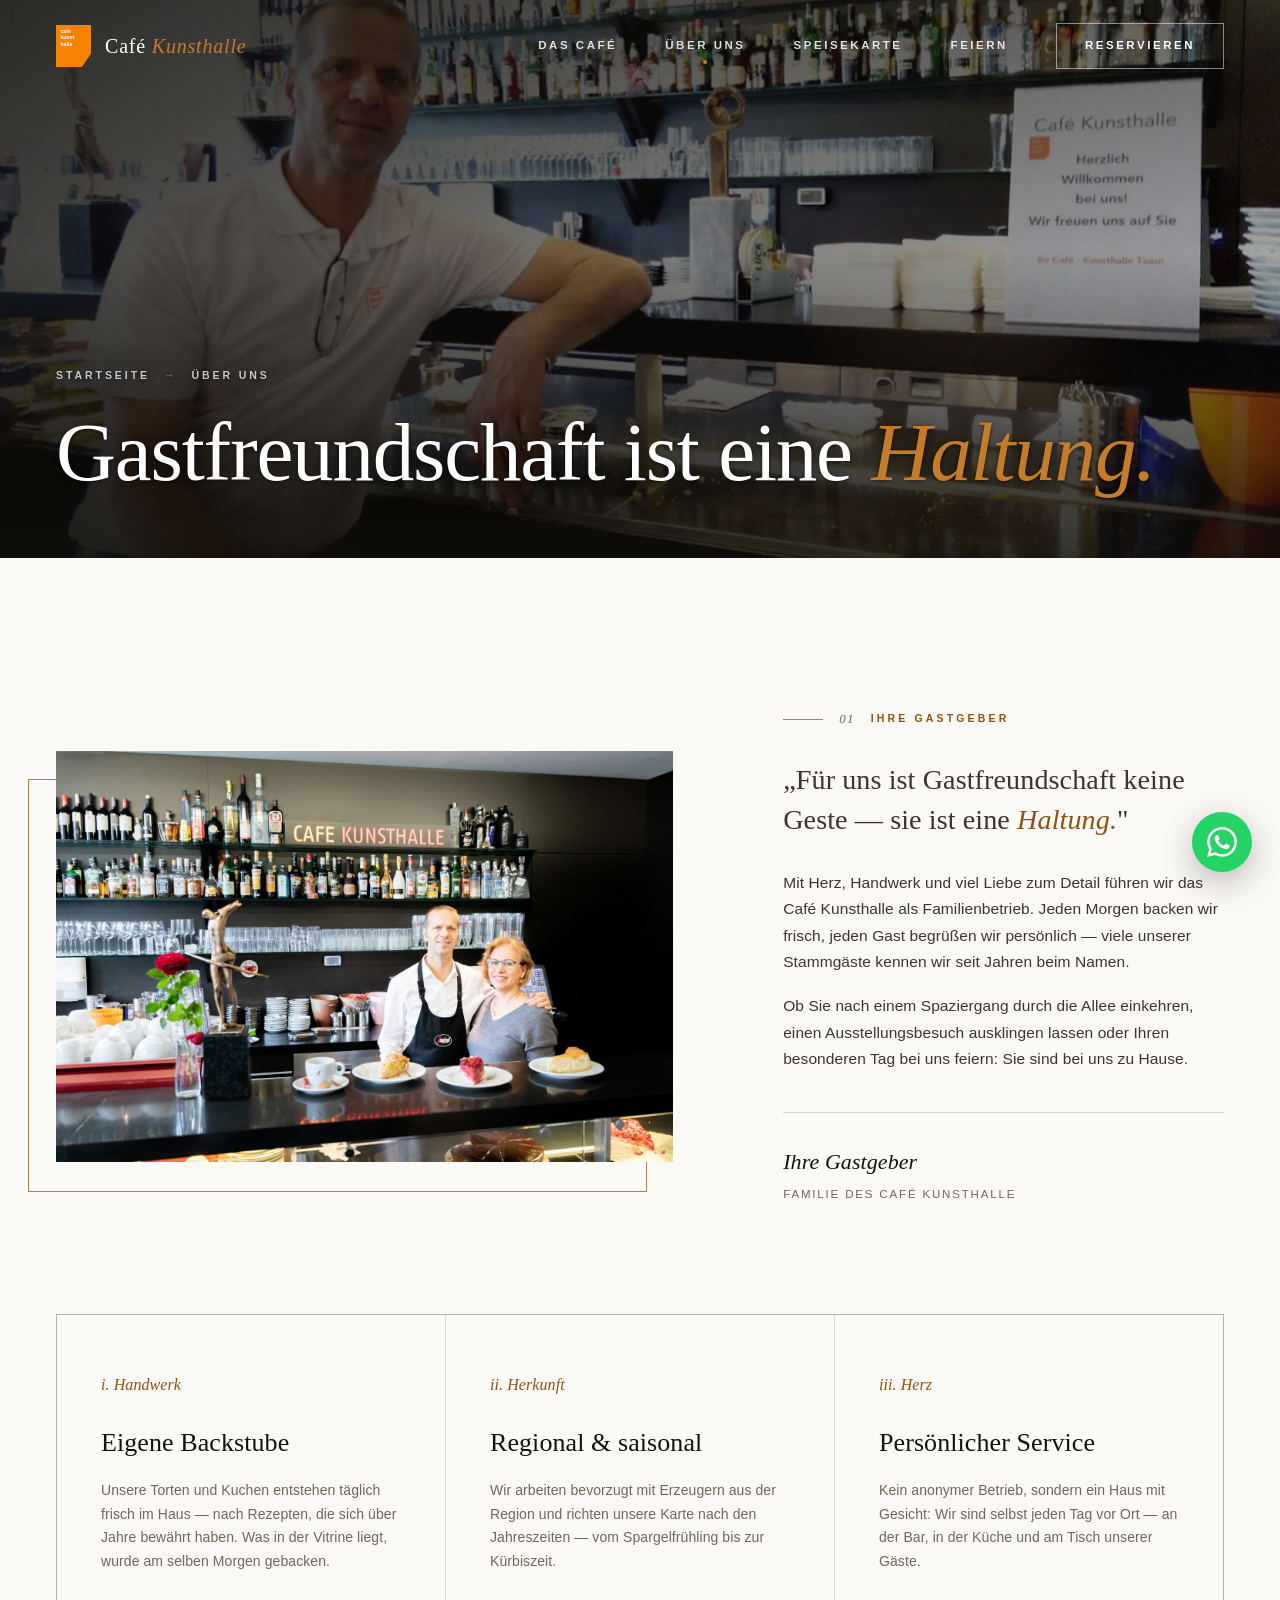
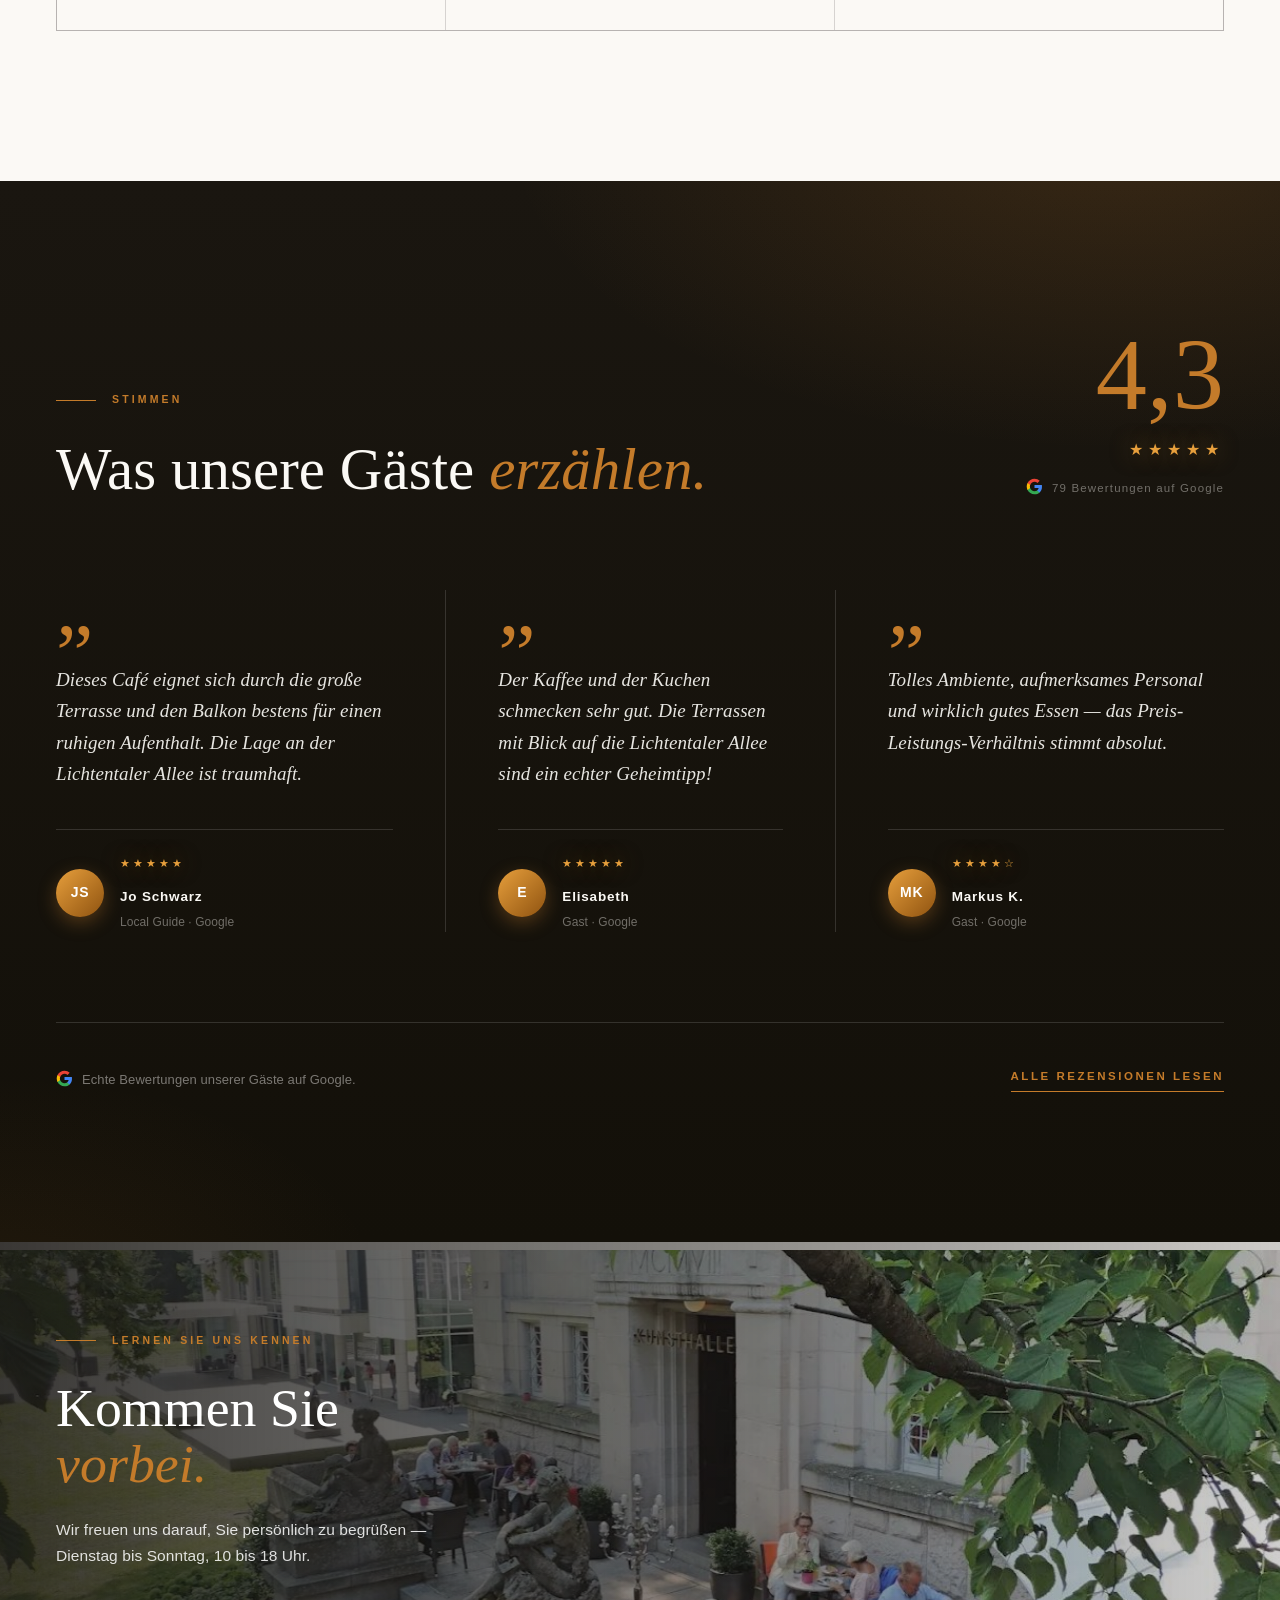
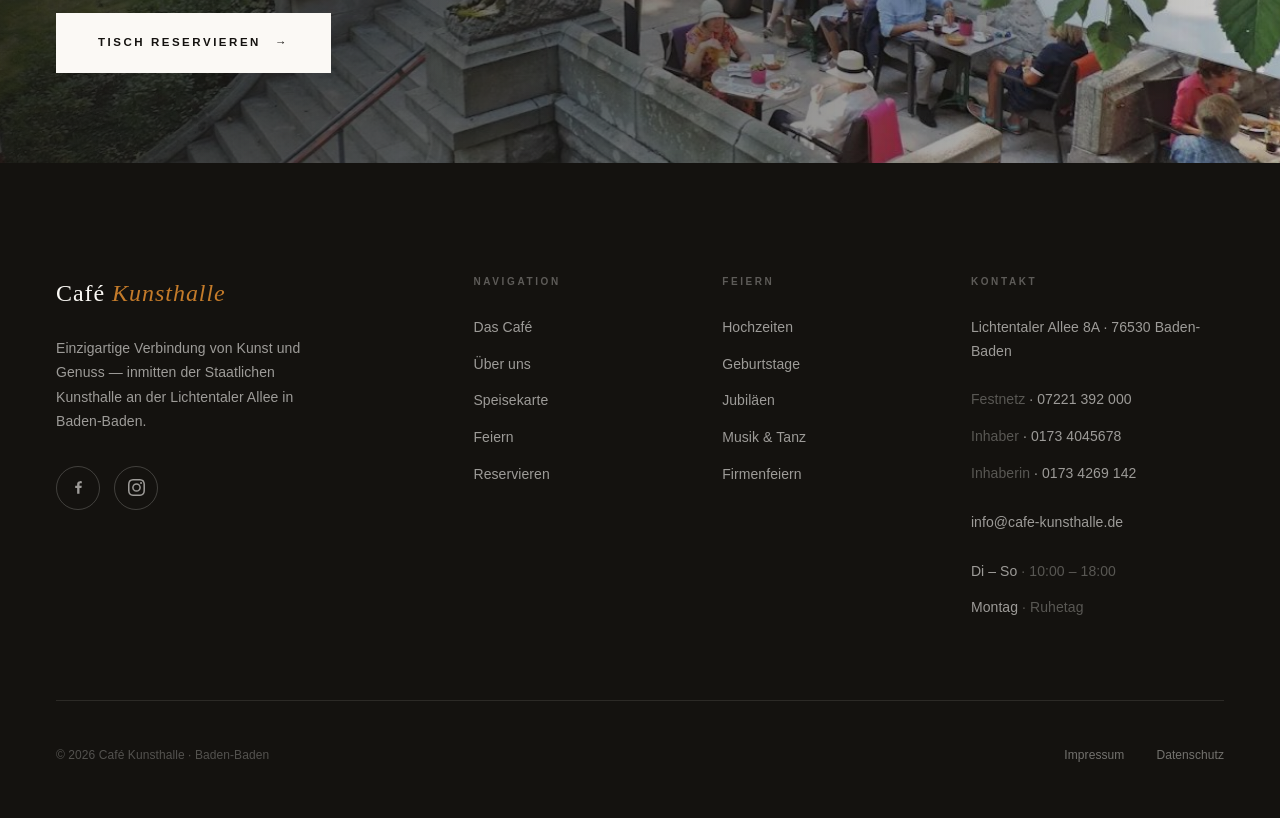
<file: ueber-uns.html>
<!DOCTYPE html>
<html lang="de">
<head>
<meta charset="UTF-8">
<meta name="viewport" content="width=device-width, initial-scale=1.0">
<meta name="format-detection" content="telephone=no">
<title>Über uns — Ihre Gastgeber im Café Kunsthalle Baden-Baden</title>
<meta name="description" content="Lernen Sie die Gastgeber des Café Kunsthalle kennen: Ein Familienbetrieb mit Herz, eigener Backstube und gelebter Gastfreundschaft an der Lichtentaler Allee in Baden-Baden.">
<meta property="og:title" content="Über uns — Ihre Gastgeber im Café Kunsthalle Baden-Baden">
<meta property="og:description" content="Lernen Sie die Gastgeber des Café Kunsthalle kennen: Ein Familienbetrieb mit Herz, eigener Backstube und gelebter Gastfreundschaft an der Lichtentaler Allee in Baden-Baden.">
<meta property="og:type" content="website">
<meta property="og:locale" content="de_DE">
<link rel="icon" type="image/svg+xml" href="assets/img/logo.svg">
<link rel="stylesheet" href="assets/css/style.css">
</head>
<body>
<div class="loader" id="loader"><div class="loader-mark"><img src="assets/img/logo.svg" alt=""><span>Café Kunsthalle</span></div></div>
<header class="nav" id="nav" data-threshold="0.3">
  <div class="nav-in">
    <a href="index.html" class="logo" aria-label="Café Kunsthalle — Startseite">
      <img src="assets/img/logo.svg" alt="Café Kunsthalle Logo">
      <span class="logo-type">Café <i>Kunsthalle</i></span>
    </a>
    <nav class="nav-links" aria-label="Hauptnavigation">
      <a href="das-cafe.html">Das Café</a>
      <a href="ueber-uns.html" class="active">Über uns</a>
      <a href="speisekarte.html">Speisekarte</a>
      <a href="feiern.html">Feiern</a>
      <a href="reservierung.html" class="nav-cta">Reservieren</a>
    </nav>
    <button class="burger" id="bg" aria-label="Menü" onclick="mNav()"><span></span><span></span><span></span></button>
  </div>
</header>

<div class="m-nav" id="mn">
  <a href="index.html" onclick="mNav()">Startseite <small>01</small></a>
  <a href="das-cafe.html" onclick="mNav()">Das Café <small>02</small></a>
  <a href="ueber-uns.html" onclick="mNav()">Über uns <small>03</small></a>
  <a href="speisekarte.html" onclick="mNav()">Speisekarte <small>04</small></a>
  <a href="feiern.html" onclick="mNav()">Feiern <small>05</small></a>
  <a href="reservierung.html" onclick="mNav()" style="color:var(--gold-deep)">Reservieren <small>→</small></a>
</div>
<section class="page-hero">
  <div class="hero-img"><img class="px" src="assets/img/chef.jpg" alt="Der Gastgeber des Café Kunsthalle heißt Sie an der Bar willkommen" fetchpriority="high"></div>
  <div class="hero-content wrap" style="max-width:1440px;margin:0 auto;position:relative;z-index:2">
    <div class="crumb"><a href="index.html">Startseite</a> <span>→</span> Über uns</div>
    <h1>Gastfreundschaft ist eine <em>Haltung.</em></h1>
  </div>
</section>
<section class="block">
  <div class="wrap">
    <div class="hosts-grid">
      <div class="hosts-photo rv">
        <figure><img src="assets/img/gastgeber.jpg" alt="Die Gastgeberfamilie des Café Kunsthalle" loading="lazy"></figure>
      </div>
      <div class="hosts-copy rv" data-d="1">
        <div class="eyebrow"><span class="num">01</span> Ihre Gastgeber</div>
        <p class="big-q">„Für uns ist Gastfreundschaft keine Geste — sie ist eine <em>Haltung.</em>"</p>
        <p>Mit Herz, Handwerk und viel Liebe zum Detail führen wir das Café Kunsthalle als Familienbetrieb. Jeden Morgen backen wir frisch, jeden Gast begrüßen wir persönlich — viele unserer Stammgäste kennen wir seit Jahren beim Namen.</p>
        <p>Ob Sie nach einem Spaziergang durch die Allee einkehren, einen Ausstellungsbesuch ausklingen lassen oder Ihren besonderen Tag bei uns feiern: Sie sind bei uns zu Hause.</p>
        <div class="hosts-sig">
          <b>Ihre Gastgeber</b>
          <span>Familie des Café Kunsthalle</span>
        </div>
      </div>
    </div>

    <div class="values">
      <div class="value rv">
        <div class="vn">i. Handwerk</div>
        <h3>Eigene Backstube</h3>
        <p>Unsere Torten und Kuchen entstehen täglich frisch im Haus — nach Rezepten, die sich über Jahre bewährt haben. Was in der Vitrine liegt, wurde am selben Morgen gebacken.</p>
      </div>
      <div class="value rv" data-d="1">
        <div class="vn">ii. Herkunft</div>
        <h3>Regional & saisonal</h3>
        <p>Wir arbeiten bevorzugt mit Erzeugern aus der Region und richten unsere Karte nach den Jahreszeiten — vom Spargelfrühling bis zur Kürbiszeit.</p>
      </div>
      <div class="value rv" data-d="2">
        <div class="vn">iii. Herz</div>
        <h3>Persönlicher Service</h3>
        <p>Kein anonymer Betrieb, sondern ein Haus mit Gesicht: Wir sind selbst jeden Tag vor Ort — an der Bar, in der Küche und am Tisch unserer Gäste.</p>
      </div>
    </div>
  </div>
</section>

<section class="block voices" id="stimmen">
  <div class="wrap">
    <div class="voices-head rv">
      <div>
        <div class="eyebrow">Stimmen</div>
        <h2>Was unsere Gäste <em>erzählen.</em></h2>
      </div>
      <div class="v-score">
        <div class="n">4,3</div>
        <div class="s">★★★★★</div>
        <small><svg class="g-ic" width="17" height="17" viewBox="0 0 24 24" xmlns="http://www.w3.org/2000/svg"><path d="M22.56 12.25c0-.78-.07-1.53-.2-2.25H12v4.26h5.92c-.26 1.37-1.04 2.53-2.21 3.31v2.77h3.57c2.08-1.92 3.28-4.74 3.28-8.09z" fill="#4285F4"/><path d="M12 23c2.97 0 5.46-.98 7.28-2.66l-3.57-2.77c-.98.66-2.23 1.06-3.71 1.06-2.86 0-5.29-1.93-6.16-4.53H2.18v2.84C3.99 20.53 7.7 23 12 23z" fill="#34A853"/><path d="M5.84 14.09c-.22-.66-.35-1.36-.35-2.09s.13-1.43.35-2.09V7.07H2.18C1.43 8.55 1 10.22 1 12s.43 3.45 1.18 4.93l2.85-2.22.81-.62z" fill="#FBBC05"/><path d="M12 5.38c1.62 0 3.06.56 4.21 1.64l3.15-3.15C17.45 2.09 14.97 1 12 1 7.7 1 3.99 3.47 2.18 7.07l3.66 2.84c.87-2.6 3.3-4.53 6.16-4.53z" fill="#EA4335"/></svg>79 Bewertungen auf Google</small>
      </div>
    </div>
    <div class="v-grid">
      <article class="v-card rv" data-d="1">
        <div class="qm">„</div>
        <blockquote>Dieses Café eignet sich durch die große Terrasse und den Balkon bestens für einen ruhigen Aufenthalt. Die Lage an der Lichtentaler Allee ist traumhaft.</blockquote>
        <div class="by"><div class="av">JS</div><div class="by-t"><div class="st">★★★★★</div><b>Jo Schwarz</b><span>Local Guide · Google</span></div></div>
      </article>
      <article class="v-card rv" data-d="2">
        <div class="qm">„</div>
        <blockquote>Der Kaffee und der Kuchen schmecken sehr gut. Die Terrassen mit Blick auf die Lichtentaler Allee sind ein echter Geheimtipp!</blockquote>
        <div class="by"><div class="av">E</div><div class="by-t"><div class="st">★★★★★</div><b>Elisabeth</b><span>Gast · Google</span></div></div>
      </article>
      <article class="v-card rv" data-d="3">
        <div class="qm">„</div>
        <blockquote>Tolles Ambiente, aufmerksames Personal und wirklich gutes Essen — das Preis-Leistungs-Verhältnis stimmt absolut.</blockquote>
        <div class="by"><div class="av">MK</div><div class="by-t"><div class="st">★★★★☆</div><b>Markus K.</b><span>Gast · Google</span></div></div>
      </article>
    </div>
    <div class="v-foot rv">
      <p><svg class="g-ic" width="17" height="17" viewBox="0 0 24 24" xmlns="http://www.w3.org/2000/svg"><path d="M22.56 12.25c0-.78-.07-1.53-.2-2.25H12v4.26h5.92c-.26 1.37-1.04 2.53-2.21 3.31v2.77h3.57c2.08-1.92 3.28-4.74 3.28-8.09z" fill="#4285F4"/><path d="M12 23c2.97 0 5.46-.98 7.28-2.66l-3.57-2.77c-.98.66-2.23 1.06-3.71 1.06-2.86 0-5.29-1.93-6.16-4.53H2.18v2.84C3.99 20.53 7.7 23 12 23z" fill="#34A853"/><path d="M5.84 14.09c-.22-.66-.35-1.36-.35-2.09s.13-1.43.35-2.09V7.07H2.18C1.43 8.55 1 10.22 1 12s.43 3.45 1.18 4.93l2.85-2.22.81-.62z" fill="#FBBC05"/><path d="M12 5.38c1.62 0 3.06.56 4.21 1.64l3.15-3.15C17.45 2.09 14.97 1 12 1 7.7 1 3.99 3.47 2.18 7.07l3.66 2.84c.87-2.6 3.3-4.53 6.16-4.53z" fill="#EA4335"/></svg>Echte Bewertungen unserer Gäste auf Google.</p>
      <a href="https://www.google.com/search?sca_esv=d7a897ae2fa4bc83&rlz=1C5CHFA_enDE888DE888&cs=1&sxsrf=APpeQnuJPXgJzvbMxH1YgwNrALMSKE6pfg:1783429594193&q=Cafe+Kunsthalle+Rezensionen&rflfq=1&num=20&stick=H4sIAAAAAAAAAONgkxIxNDSzNDM2MDQ0MbO0MDA2NjcxsdzAyPiKUdo5MS1Vwbs0r7gkIzEnJ1UhKLUqNa84Mz8vNW8RKz5ZAGcwIZlXAAAA&rldimm=11696301146980337449&tbm=lcl&hl=de-DE&sa=X&ved=2ahUKEwiFhsT70MCVAxWqBdsEHdEmCCkQ9fQKegQICBAG&biw=1440&bih=740&dpr=2#lkt=LocalPoiReviews" target="_blank" rel="noopener">Alle Rezensionen lesen</a>
    </div>
  </div>
</section>
<section class="cta-banner">
  <div class="bg"><img class="px" src="assets/img/terrasse.jpg" alt="" aria-hidden="true" loading="lazy"></div>
  <div class="wrap">
    <div class="eyebrow rv">Lernen Sie uns kennen</div>
    <h2 class="serif rv" data-d="1" style="color:#fff">Kommen Sie <em style="color:var(--gold)">vorbei.</em></h2>
    <p class="rv" data-d="2">Wir freuen uns darauf, Sie persönlich zu begrüßen — Dienstag bis Sonntag, 10 bis 18 Uhr.</p>
    <a href="reservierung.html" class="btn btn-light rv" data-d="3">Tisch reservieren <span class="a">→</span></a>
  </div>
</section>
<footer class="foot">
  <div class="wrap">
    <div class="foot-grid">
      <div class="foot-brand">
        <span class="logo-type">Café <i>Kunsthalle</i></span>
        <p>Einzigartige Verbindung von Kunst und Genuss — inmitten der Staatlichen Kunsthalle an der Lichtentaler Allee in Baden-Baden.</p>
        <div class="socials">
          <a href="https://www.facebook.com/CafeKunsthalleBadenBaden/" target="_blank" rel="noopener" aria-label="Facebook">
            <svg viewBox="0 0 24 24" xmlns="http://www.w3.org/2000/svg"><path d="M13.397 20.997v-8.196h2.765l.411-3.209h-3.176V7.548c0-.926.258-1.56 1.587-1.56h1.684V3.127A22.336 22.336 0 0 0 14.201 3c-2.444 0-4.122 1.492-4.122 4.231v2.355H7.332v3.209h2.753v8.202h3.312z"/></svg>
          </a>
          <a href="https://www.instagram.com/cafekunsthalle.badenbaden/" target="_blank" rel="noopener" aria-label="Instagram">
            <svg viewBox="0 0 24 24" xmlns="http://www.w3.org/2000/svg"><path d="M12 2.163c3.204 0 3.584.012 4.85.07 3.252.148 4.771 1.691 4.919 4.919.058 1.265.069 1.645.069 4.849 0 3.205-.012 3.584-.069 4.849-.149 3.225-1.664 4.771-4.919 4.919-1.266.058-1.644.07-4.85.07-3.204 0-3.584-.012-4.849-.07-3.26-.149-4.771-1.699-4.919-4.92-.058-1.265-.07-1.644-.07-4.849 0-3.204.013-3.583.07-4.849.149-3.227 1.664-4.771 4.919-4.919 1.266-.057 1.645-.069 4.849-.069zM12 0C8.741 0 8.333.014 7.053.072 2.695.272.273 2.69.073 7.052.014 8.333 0 8.741 0 12c0 3.259.014 3.668.072 4.948.2 4.358 2.618 6.78 6.98 6.98C8.333 23.986 8.741 24 12 24c3.259 0 3.668-.014 4.948-.072 4.354-.2 6.782-2.618 6.979-6.98.059-1.28.073-1.689.073-4.948 0-3.259-.014-3.667-.072-4.947-.196-4.354-2.617-6.78-6.979-6.98C15.668.014 15.259 0 12 0zm0 5.838a6.162 6.162 0 1 0 0 12.324 6.162 6.162 0 0 0 0-12.324zM12 16a4 4 0 1 1 0-8 4 4 0 0 1 0 8zm6.406-11.845a1.44 1.44 0 1 0 0 2.881 1.44 1.44 0 0 0 0-2.881z"/></svg>
          </a>
        </div>
      </div>
      <div>
        <h4>Navigation</h4>
        <ul>
          <li><a href="das-cafe.html">Das Café</a></li>
          <li><a href="ueber-uns.html">Über uns</a></li>
          <li><a href="speisekarte.html">Speisekarte</a></li>
          <li><a href="feiern.html">Feiern</a></li>
          <li><a href="reservierung.html">Reservieren</a></li>
        </ul>
      </div>
      <div>
        <h4>Feiern</h4>
        <ul>
          <li><a href="feiern/hochzeiten.html">Hochzeiten</a></li>
          <li><a href="feiern/geburtstage.html">Geburtstage</a></li>
          <li><a href="feiern/jubilaeen.html">Jubiläen</a></li>
          <li><a href="feiern/musik-tanz.html">Musik & Tanz</a></li>
          <li><a href="feiern/firmenfeiern.html">Firmenfeiern</a></li>
        </ul>
      </div>
      <div>
        <h4>Kontakt</h4>
        <ul>
          <li>Lichtentaler Allee 8A · 76530 Baden-Baden</li>
          <li style="margin-top:12px"><i>Festnetz</i> · <a href="tel:+497221392000">07221 392 000</a></li>
          <li><i>Inhaber</i> · <a href="tel:+491734045678">0173 4045678</a></li>
          <li><i>Inhaberin</i> · <a href="tel:+491734269142">0173 4269 142</a></li>
          <li style="margin-top:12px"><a href="mailto:info@cafe-kunsthalle.de">info@cafe-kunsthalle.de</a></li>
          <li style="margin-top:12px">Di – So <i>· 10:00 – 18:00</i></li>
          <li>Montag <i>· Ruhetag</i></li>
        </ul>
      </div>
    </div>
    <div class="foot-base">
      <span>© 2026 Café Kunsthalle · Baden-Baden</span>
      <nav>
        <a href="impressum.html">Impressum</a>
        <a href="datenschutz.html">Datenschutz</a>
      </nav>
    </div>
  </div>
</footer>
<script src="assets/js/main.js"></script>
<a class="wa-float" href="https://wa.me/491734045678" target="_blank" rel="noopener" aria-label="Per WhatsApp kontaktieren">
<svg viewBox="0 0 24 24" xmlns="http://www.w3.org/2000/svg"><path d="M17.472 14.382c-.297-.149-1.758-.867-2.03-.967-.273-.099-.471-.148-.67.15-.197.297-.767.966-.94 1.164-.173.199-.347.223-.644.075-.297-.15-1.255-.463-2.39-1.475-.883-.788-1.48-1.761-1.653-2.059-.173-.297-.018-.458.13-.606.134-.133.298-.347.446-.52.149-.174.198-.298.298-.497.099-.198.05-.371-.025-.52-.075-.149-.669-1.612-.916-2.207-.242-.579-.487-.5-.669-.51-.173-.008-.371-.01-.57-.01-.198 0-.52.074-.792.372-.272.297-1.04 1.016-1.04 2.479 0 1.462 1.065 2.875 1.213 3.074.149.198 2.096 3.2 5.077 4.487.709.306 1.262.489 1.694.625.712.227 1.36.195 1.871.118.571-.085 1.758-.719 2.006-1.413.248-.694.248-1.289.173-1.413-.074-.124-.272-.198-.57-.347m-5.421 7.403h-.004a9.87 9.87 0 01-5.031-1.378l-.361-.214-3.741.982.998-3.648-.235-.374a9.86 9.86 0 01-1.51-5.26c.001-5.45 4.436-9.884 9.888-9.884 2.64 0 5.122 1.03 6.988 2.898a9.825 9.825 0 012.893 6.994c-.003 5.45-4.437 9.884-9.885 9.884m8.413-18.297A11.815 11.815 0 0012.05 0C5.495 0 .16 5.335.157 11.892c0 2.096.547 4.142 1.588 5.945L.057 24l6.305-1.654a11.882 11.882 0 005.683 1.448h.005c6.554 0 11.89-5.335 11.893-11.893a11.821 11.821 0 00-3.48-8.413z"/></svg>
</a>
</body>
</html>
</file>
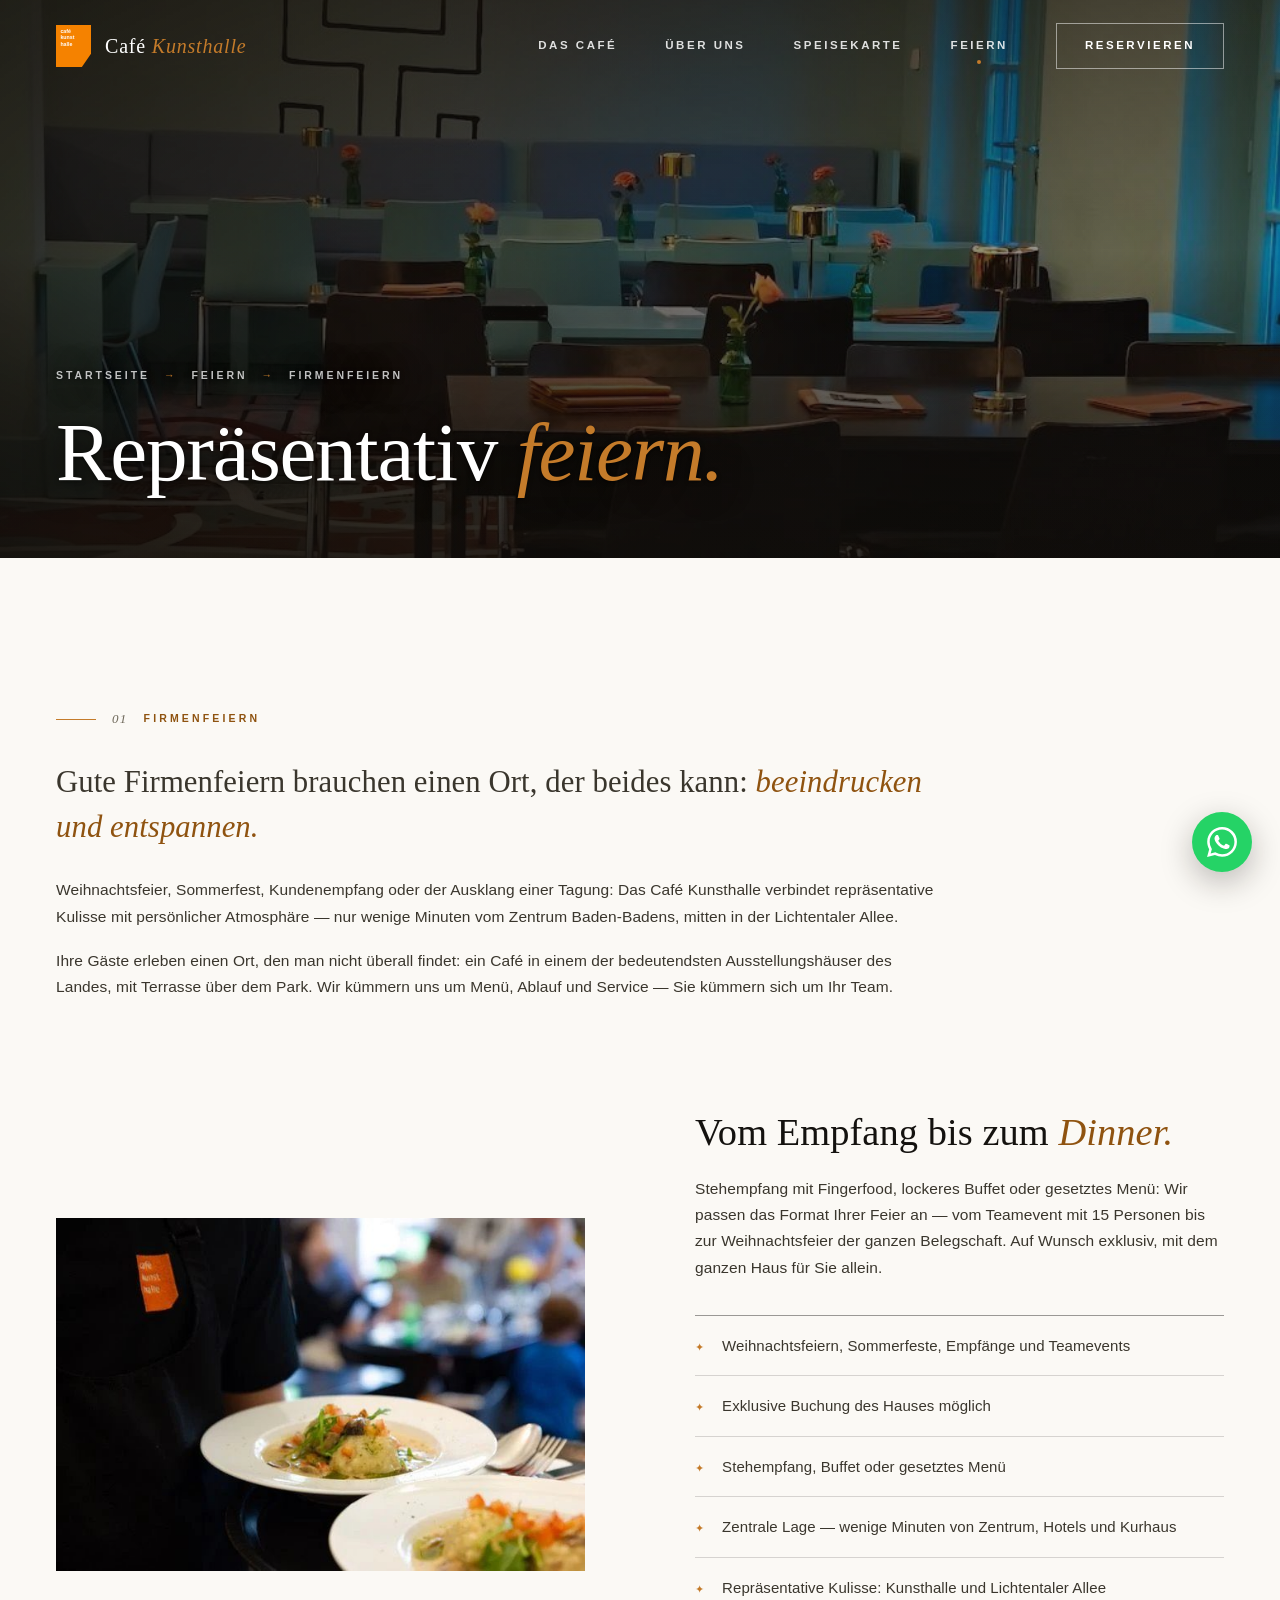
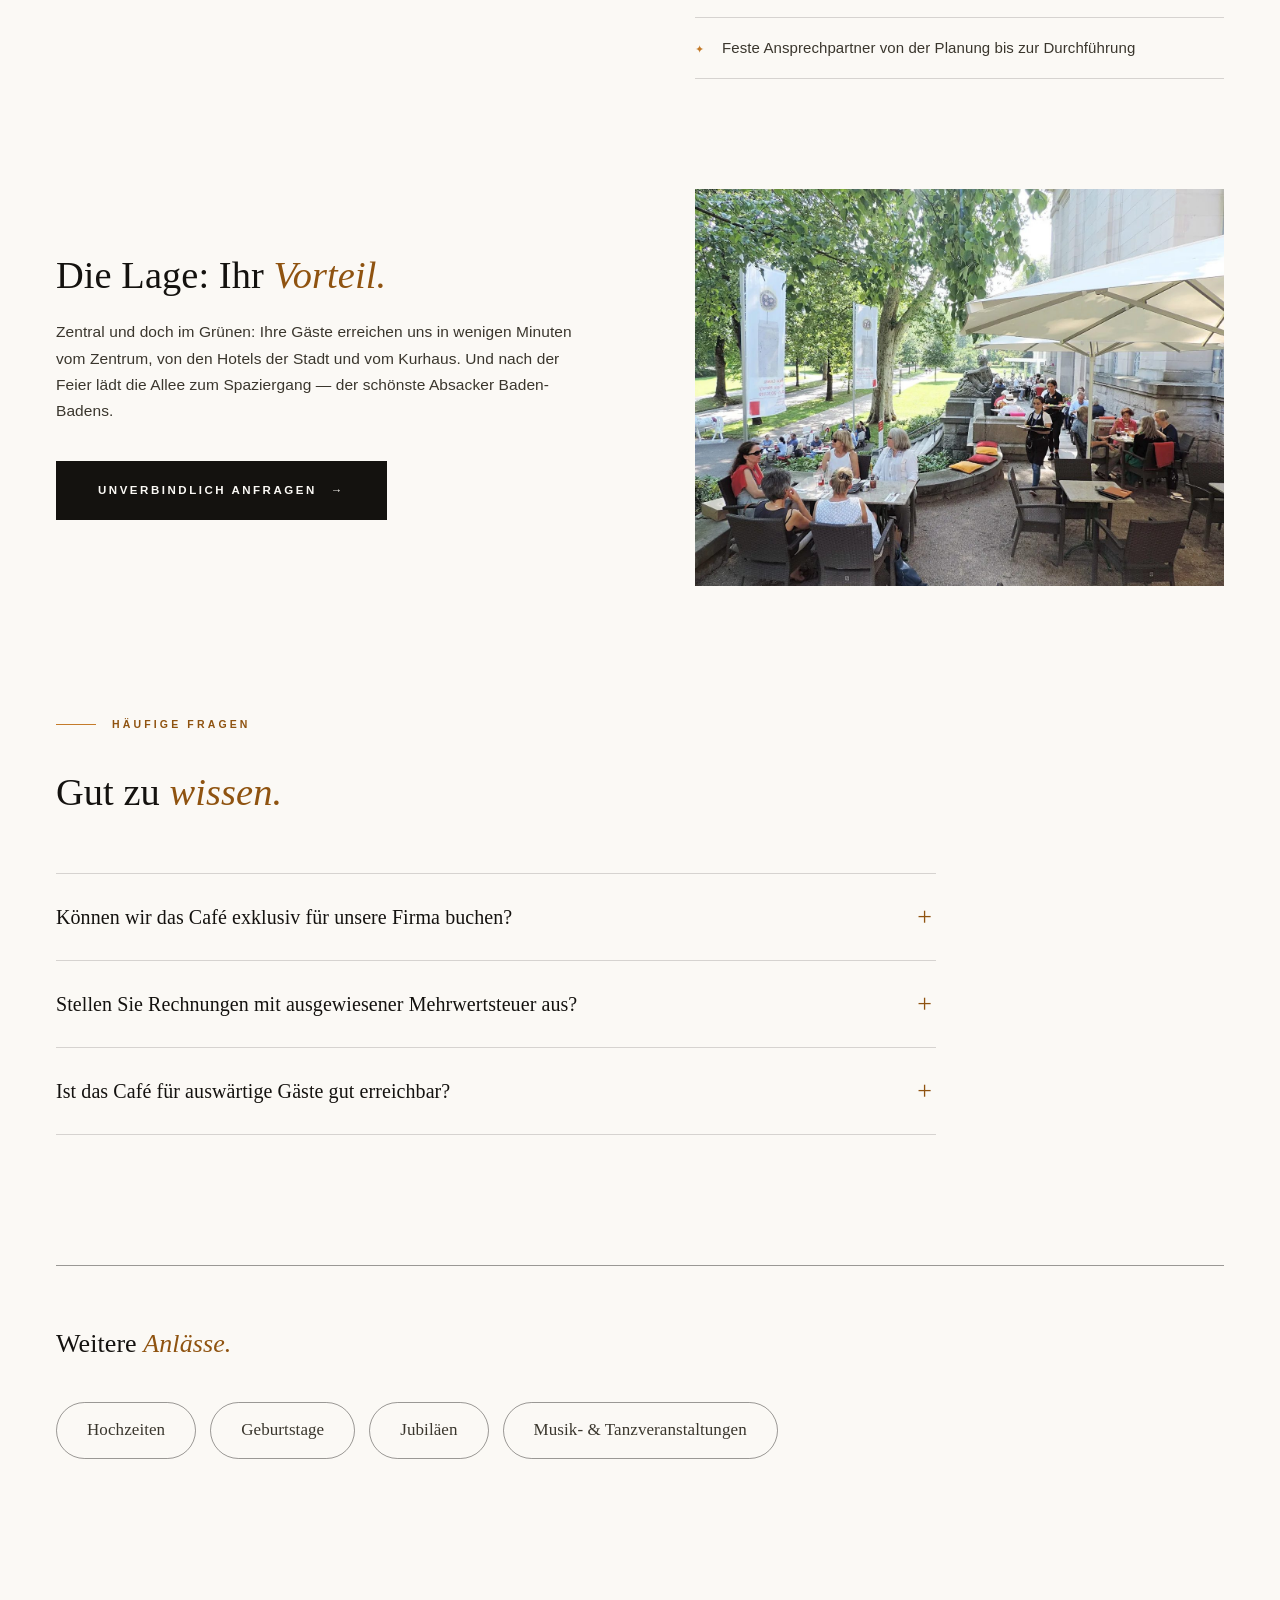
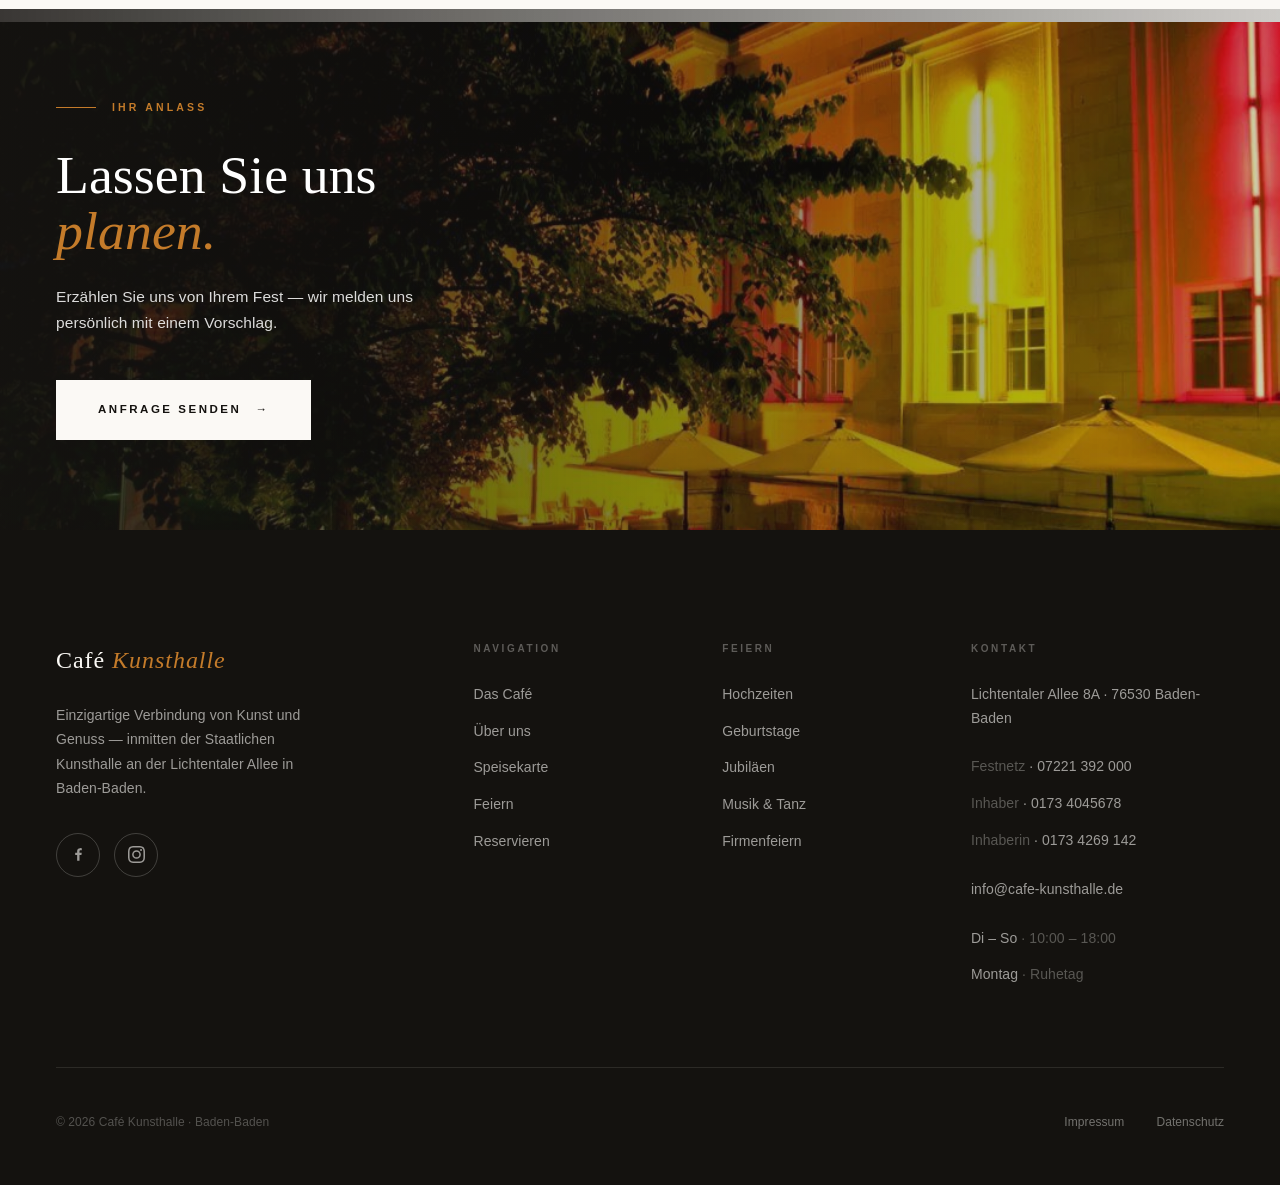
<file: feiern/firmenfeiern.html>
<!DOCTYPE html>
<html lang="de">
<head>
<meta charset="UTF-8">
<meta name="viewport" content="width=device-width, initial-scale=1.0">
<meta name="format-detection" content="telephone=no">
<title>Firmenfeiern in Baden-Baden — Café Kunsthalle</title>
<meta name="description" content="Firmenfeiern in Baden-Baden: Weihnachtsfeiern, Sommerfeste, Teamevents und Empfänge im Café Kunsthalle an der Lichtentaler Allee — repräsentativ und zentral.">
<meta property="og:title" content="Firmenfeiern in Baden-Baden — Café Kunsthalle">
<meta property="og:description" content="Firmenfeiern in Baden-Baden: Weihnachtsfeiern, Sommerfeste, Teamevents und Empfänge im Café Kunsthalle an der Lichtentaler Allee — repräsentativ und zentral.">
<meta property="og:type" content="website">
<meta property="og:locale" content="de_DE">
<link rel="icon" type="image/svg+xml" href="../assets/img/logo.svg">
<link rel="stylesheet" href="../assets/css/style.css">
<script type="application/ld+json">
{"@context":"https://schema.org","@type":"FAQPage","mainEntity":[{"@type":"Question","name":"Können wir das Café exklusiv für unsere Firma buchen?","acceptedAnswer":{"@type":"Answer","text":"Ja — je nach Termin und Gruppengröße lässt sich unser Haus exklusiv buchen, auch abends außerhalb der regulären Öffnungszeiten."}},{"@type":"Question","name":"Stellen Sie Rechnungen mit ausgewiesener Mehrwertsteuer aus?","acceptedAnswer":{"@type":"Answer","text":"Selbstverständlich — Sie erhalten eine ordentliche Rechnung für Ihre Buchhaltung. Auch Anzahlungs- und Stornoregelungen klären wir transparent im Vorfeld."}},{"@type":"Question","name":"Ist das Café für auswärtige Gäste gut erreichbar?","acceptedAnswer":{"@type":"Answer","text":"Sehr gut — wir liegen wenige Gehminuten vom Zentrum und den Hotels der Innenstadt entfernt, direkt an der Lichtentaler Allee. Parkmöglichkeiten befinden sich in der Nähe."}}]}
</script>
</head>
<body>
<div class="loader" id="loader"><div class="loader-mark"><img src="../assets/img/logo.svg" alt=""><span>Café Kunsthalle</span></div></div>
<header class="nav" id="nav" data-threshold="0.3">
  <div class="nav-in">
    <a href="../index.html" class="logo" aria-label="Café Kunsthalle — Startseite">
      <img src="../assets/img/logo.svg" alt="Café Kunsthalle Logo">
      <span class="logo-type">Café <i>Kunsthalle</i></span>
    </a>
    <nav class="nav-links" aria-label="Hauptnavigation">
      <a href="../das-cafe.html">Das Café</a>
      <a href="../ueber-uns.html">Über uns</a>
      <a href="../speisekarte.html">Speisekarte</a>
      <a href="../feiern.html" class="active">Feiern</a>
      <a href="../reservierung.html" class="nav-cta">Reservieren</a>
    </nav>
    <button class="burger" id="bg" aria-label="Menü" onclick="mNav()"><span></span><span></span><span></span></button>
  </div>
</header>

<div class="m-nav" id="mn">
  <a href="../index.html" onclick="mNav()">Startseite <small>01</small></a>
  <a href="../das-cafe.html" onclick="mNav()">Das Café <small>02</small></a>
  <a href="../ueber-uns.html" onclick="mNav()">Über uns <small>03</small></a>
  <a href="../speisekarte.html" onclick="mNav()">Speisekarte <small>04</small></a>
  <a href="../feiern.html" onclick="mNav()">Feiern <small>05</small></a>
  <a href="../reservierung.html" onclick="mNav()" style="color:var(--gold-deep)">Reservieren <small>→</small></a>
</div>
<section class="page-hero">
  <div class="hero-img"><img class="px" src="../assets/img/innen.jpg" alt="Repräsentativ feiern." fetchpriority="high"></div>
  <div class="hero-content wrap" style="max-width:1440px;margin:0 auto;position:relative;z-index:2">
    <div class="crumb"><a href="../index.html">Startseite</a> <span>→</span> <a href="../feiern.html">Feiern</a> <span>→</span> Firmenfeiern</div>
    <h1>Repräsentativ <em>feiern.</em></h1>
  </div>
</section>
<section class="block">
  <div class="wrap">
    <div class="detail-intro rv">
      <div class="eyebrow"><span class="num">01</span> Firmenfeiern</div>
      <p class="big-p">Gute Firmenfeiern brauchen einen Ort, der beides kann: <em>beeindrucken und entspannen.</em></p>
        <p>Weihnachtsfeier, Sommerfest, Kundenempfang oder der Ausklang einer Tagung: Das Café Kunsthalle verbindet repräsentative Kulisse mit persönlicher Atmosphäre — nur wenige Minuten vom Zentrum Baden-Badens, mitten in der Lichtentaler Allee.</p>
        <p>Ihre Gäste erleben einen Ort, den man nicht überall findet: ein Café in einem der bedeutendsten Ausstellungshäuser des Landes, mit Terrasse über dem Park. Wir kümmern uns um Menü, Ablauf und Service — Sie kümmern sich um Ihr Team.</p>
    </div>

    <div class="detail-split">
      <div class="d-img rv"><img src="../assets/img/kellner.jpg" alt="Professioneller Service im Café Kunsthalle" loading="lazy"></div>
      <div class="rv" data-d="1">
        <h2>Vom Empfang bis zum <em>Dinner.</em></h2>
        <p>Stehempfang mit Fingerfood, lockeres Buffet oder gesetztes Menü: Wir passen das Format Ihrer Feier an — vom Teamevent mit 15 Personen bis zur Weihnachtsfeier der ganzen Belegschaft. Auf Wunsch exklusiv, mit dem ganzen Haus für Sie allein.</p>
        <ul class="leist">
          <li>Weihnachtsfeiern, Sommerfeste, Empfänge und Teamevents</li>
          <li>Exklusive Buchung des Hauses möglich</li>
          <li>Stehempfang, Buffet oder gesetztes Menü</li>
          <li>Zentrale Lage — wenige Minuten von Zentrum, Hotels und Kurhaus</li>
          <li>Repräsentative Kulisse: Kunsthalle und Lichtentaler Allee</li>
          <li>Feste Ansprechpartner von der Planung bis zur Durchführung</li>
        </ul>
      </div>
    </div>

    <div class="detail-split flip">
      <div class="d-img rv"><img src="../assets/img/terrasse-sommer.jpg" alt="Die Terrasse des Café Kunsthalle über der Lichtentaler Allee" loading="lazy"></div>
      <div class="rv" data-d="1">
        <h2>Die Lage: Ihr <em>Vorteil.</em></h2>
        <p>Zentral und doch im Grünen: Ihre Gäste erreichen uns in wenigen Minuten vom Zentrum, von den Hotels der Stadt und vom Kurhaus. Und nach der Feier lädt die Allee zum Spaziergang — der schönste Absacker Baden-Badens.</p>
        <div style="margin-top:36px">
          <a href="../reservierung.html" class="btn btn-dark">Unverbindlich anfragen <span class="a">→</span></a>
        </div>
      </div>
    </div>

    <div class="faq">
      <div class="eyebrow rv">Häufige Fragen</div>
      <h2 class="rv">Gut zu <em>wissen.</em></h2>
      <details class="rv">
        <summary>Können wir das Café exklusiv für unsere Firma buchen?</summary>
        <p>Ja — je nach Termin und Gruppengröße lässt sich unser Haus exklusiv buchen, auch abends außerhalb der regulären Öffnungszeiten.</p>
      </details>
      <details class="rv">
        <summary>Stellen Sie Rechnungen mit ausgewiesener Mehrwertsteuer aus?</summary>
        <p>Selbstverständlich — Sie erhalten eine ordentliche Rechnung für Ihre Buchhaltung. Auch Anzahlungs- und Stornoregelungen klären wir transparent im Vorfeld.</p>
      </details>
      <details class="rv">
        <summary>Ist das Café für auswärtige Gäste gut erreichbar?</summary>
        <p>Sehr gut — wir liegen wenige Gehminuten vom Zentrum und den Hotels der Innenstadt entfernt, direkt an der Lichtentaler Allee. Parkmöglichkeiten befinden sich in der Nähe.</p>
      </details>
    </div>

    <div class="more-fetes rv">
      <h3>Weitere <em>Anlässe.</em></h3>
      <div class="more-fetes-row"><a href="hochzeiten.html">Hochzeiten</a><a href="geburtstage.html">Geburtstage</a><a href="jubilaeen.html">Jubiläen</a><a href="musik-tanz.html">Musik- & Tanzveranstaltungen</a></div>
    </div>
  </div>
</section>

<section class="cta-banner">
  <div class="bg"><img class="px" src="../assets/img/nacht.jpg" alt="" aria-hidden="true" loading="lazy"></div>
  <div class="wrap">
    <div class="eyebrow rv">Ihr Anlass</div>
    <h2 class="serif rv" data-d="1" style="color:#fff">Lassen Sie uns <em style="color:var(--gold)">planen.</em></h2>
    <p class="rv" data-d="2">Erzählen Sie uns von Ihrem Fest — wir melden uns persönlich mit einem Vorschlag.</p>
    <a href="../reservierung.html" class="btn btn-light rv" data-d="3">Anfrage senden <span class="a">→</span></a>
  </div>
</section>
<footer class="foot">
  <div class="wrap">
    <div class="foot-grid">
      <div class="foot-brand">
        <span class="logo-type">Café <i>Kunsthalle</i></span>
        <p>Einzigartige Verbindung von Kunst und Genuss — inmitten der Staatlichen Kunsthalle an der Lichtentaler Allee in Baden-Baden.</p>
        <div class="socials">
          <a href="https://www.facebook.com/CafeKunsthalleBadenBaden/" target="_blank" rel="noopener" aria-label="Facebook">
            <svg viewBox="0 0 24 24" xmlns="http://www.w3.org/2000/svg"><path d="M13.397 20.997v-8.196h2.765l.411-3.209h-3.176V7.548c0-.926.258-1.56 1.587-1.56h1.684V3.127A22.336 22.336 0 0 0 14.201 3c-2.444 0-4.122 1.492-4.122 4.231v2.355H7.332v3.209h2.753v8.202h3.312z"/></svg>
          </a>
          <a href="https://www.instagram.com/cafekunsthalle.badenbaden/" target="_blank" rel="noopener" aria-label="Instagram">
            <svg viewBox="0 0 24 24" xmlns="http://www.w3.org/2000/svg"><path d="M12 2.163c3.204 0 3.584.012 4.85.07 3.252.148 4.771 1.691 4.919 4.919.058 1.265.069 1.645.069 4.849 0 3.205-.012 3.584-.069 4.849-.149 3.225-1.664 4.771-4.919 4.919-1.266.058-1.644.07-4.85.07-3.204 0-3.584-.012-4.849-.07-3.26-.149-4.771-1.699-4.919-4.92-.058-1.265-.07-1.644-.07-4.849 0-3.204.013-3.583.07-4.849.149-3.227 1.664-4.771 4.919-4.919 1.266-.057 1.645-.069 4.849-.069zM12 0C8.741 0 8.333.014 7.053.072 2.695.272.273 2.69.073 7.052.014 8.333 0 8.741 0 12c0 3.259.014 3.668.072 4.948.2 4.358 2.618 6.78 6.98 6.98C8.333 23.986 8.741 24 12 24c3.259 0 3.668-.014 4.948-.072 4.354-.2 6.782-2.618 6.979-6.98.059-1.28.073-1.689.073-4.948 0-3.259-.014-3.667-.072-4.947-.196-4.354-2.617-6.78-6.979-6.98C15.668.014 15.259 0 12 0zm0 5.838a6.162 6.162 0 1 0 0 12.324 6.162 6.162 0 0 0 0-12.324zM12 16a4 4 0 1 1 0-8 4 4 0 0 1 0 8zm6.406-11.845a1.44 1.44 0 1 0 0 2.881 1.44 1.44 0 0 0 0-2.881z"/></svg>
          </a>
        </div>
      </div>
      <div>
        <h4>Navigation</h4>
        <ul>
          <li><a href="../das-cafe.html">Das Café</a></li>
          <li><a href="../ueber-uns.html">Über uns</a></li>
          <li><a href="../speisekarte.html">Speisekarte</a></li>
          <li><a href="../feiern.html">Feiern</a></li>
          <li><a href="../reservierung.html">Reservieren</a></li>
        </ul>
      </div>
      <div>
        <h4>Feiern</h4>
        <ul>
          <li><a href="../feiern/hochzeiten.html">Hochzeiten</a></li>
          <li><a href="../feiern/geburtstage.html">Geburtstage</a></li>
          <li><a href="../feiern/jubilaeen.html">Jubiläen</a></li>
          <li><a href="../feiern/musik-tanz.html">Musik & Tanz</a></li>
          <li><a href="../feiern/firmenfeiern.html">Firmenfeiern</a></li>
        </ul>
      </div>
      <div>
        <h4>Kontakt</h4>
        <ul>
          <li>Lichtentaler Allee 8A · 76530 Baden-Baden</li>
          <li style="margin-top:12px"><i>Festnetz</i> · <a href="tel:+497221392000">07221 392 000</a></li>
          <li><i>Inhaber</i> · <a href="tel:+491734045678">0173 4045678</a></li>
          <li><i>Inhaberin</i> · <a href="tel:+491734269142">0173 4269 142</a></li>
          <li style="margin-top:12px"><a href="mailto:info@cafe-kunsthalle.de">info@cafe-kunsthalle.de</a></li>
          <li style="margin-top:12px">Di – So <i>· 10:00 – 18:00</i></li>
          <li>Montag <i>· Ruhetag</i></li>
        </ul>
      </div>
    </div>
    <div class="foot-base">
      <span>© 2026 Café Kunsthalle · Baden-Baden</span>
      <nav>
        <a href="../impressum.html">Impressum</a>
        <a href="../datenschutz.html">Datenschutz</a>
      </nav>
    </div>
  </div>
</footer>
<script src="../assets/js/main.js"></script>
<a class="wa-float" href="https://wa.me/491734045678" target="_blank" rel="noopener" aria-label="Per WhatsApp kontaktieren">
<svg viewBox="0 0 24 24" xmlns="http://www.w3.org/2000/svg"><path d="M17.472 14.382c-.297-.149-1.758-.867-2.03-.967-.273-.099-.471-.148-.67.15-.197.297-.767.966-.94 1.164-.173.199-.347.223-.644.075-.297-.15-1.255-.463-2.39-1.475-.883-.788-1.48-1.761-1.653-2.059-.173-.297-.018-.458.13-.606.134-.133.298-.347.446-.52.149-.174.198-.298.298-.497.099-.198.05-.371-.025-.52-.075-.149-.669-1.612-.916-2.207-.242-.579-.487-.5-.669-.51-.173-.008-.371-.01-.57-.01-.198 0-.52.074-.792.372-.272.297-1.04 1.016-1.04 2.479 0 1.462 1.065 2.875 1.213 3.074.149.198 2.096 3.2 5.077 4.487.709.306 1.262.489 1.694.625.712.227 1.36.195 1.871.118.571-.085 1.758-.719 2.006-1.413.248-.694.248-1.289.173-1.413-.074-.124-.272-.198-.57-.347m-5.421 7.403h-.004a9.87 9.87 0 01-5.031-1.378l-.361-.214-3.741.982.998-3.648-.235-.374a9.86 9.86 0 01-1.51-5.26c.001-5.45 4.436-9.884 9.888-9.884 2.64 0 5.122 1.03 6.988 2.898a9.825 9.825 0 012.893 6.994c-.003 5.45-4.437 9.884-9.885 9.884m8.413-18.297A11.815 11.815 0 0012.05 0C5.495 0 .16 5.335.157 11.892c0 2.096.547 4.142 1.588 5.945L.057 24l6.305-1.654a11.882 11.882 0 005.683 1.448h.005c6.554 0 11.89-5.335 11.893-11.893a11.821 11.821 0 00-3.48-8.413z"/></svg>
</a>
</body>
</html>
</file>
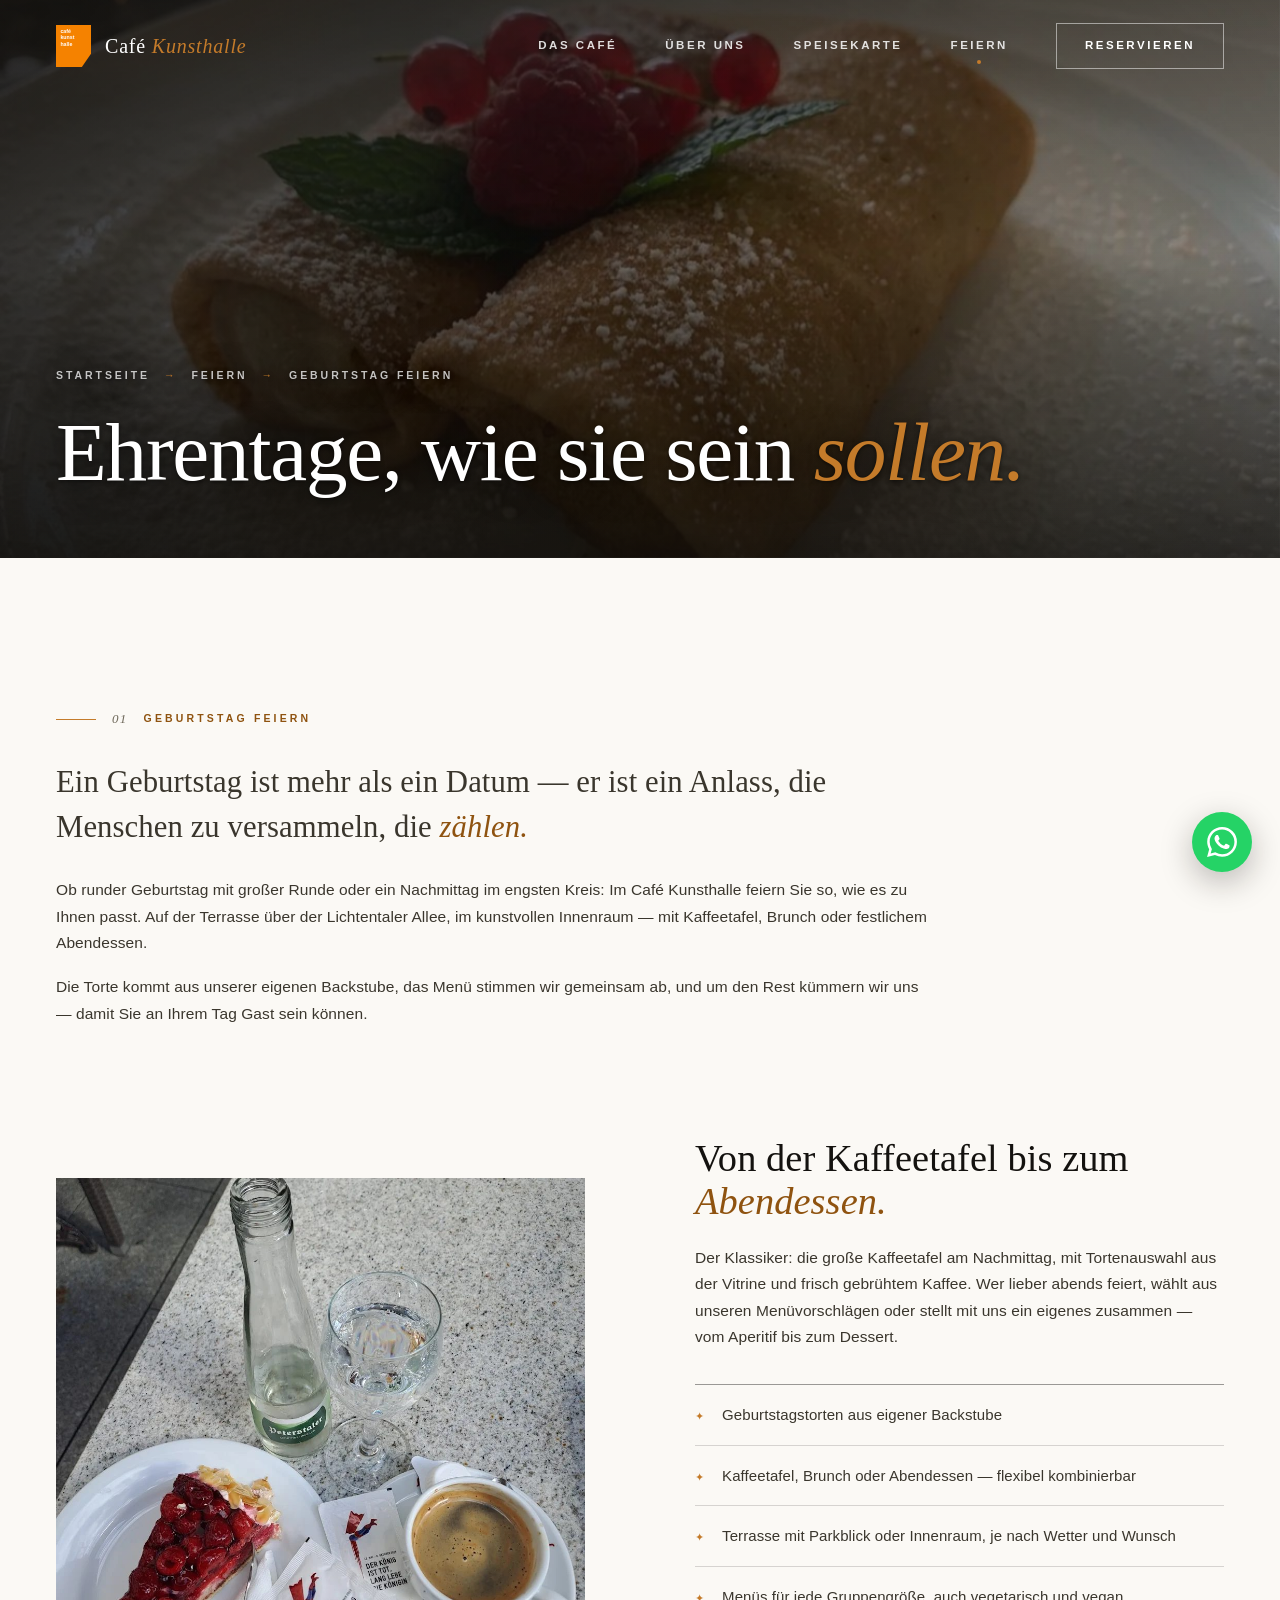
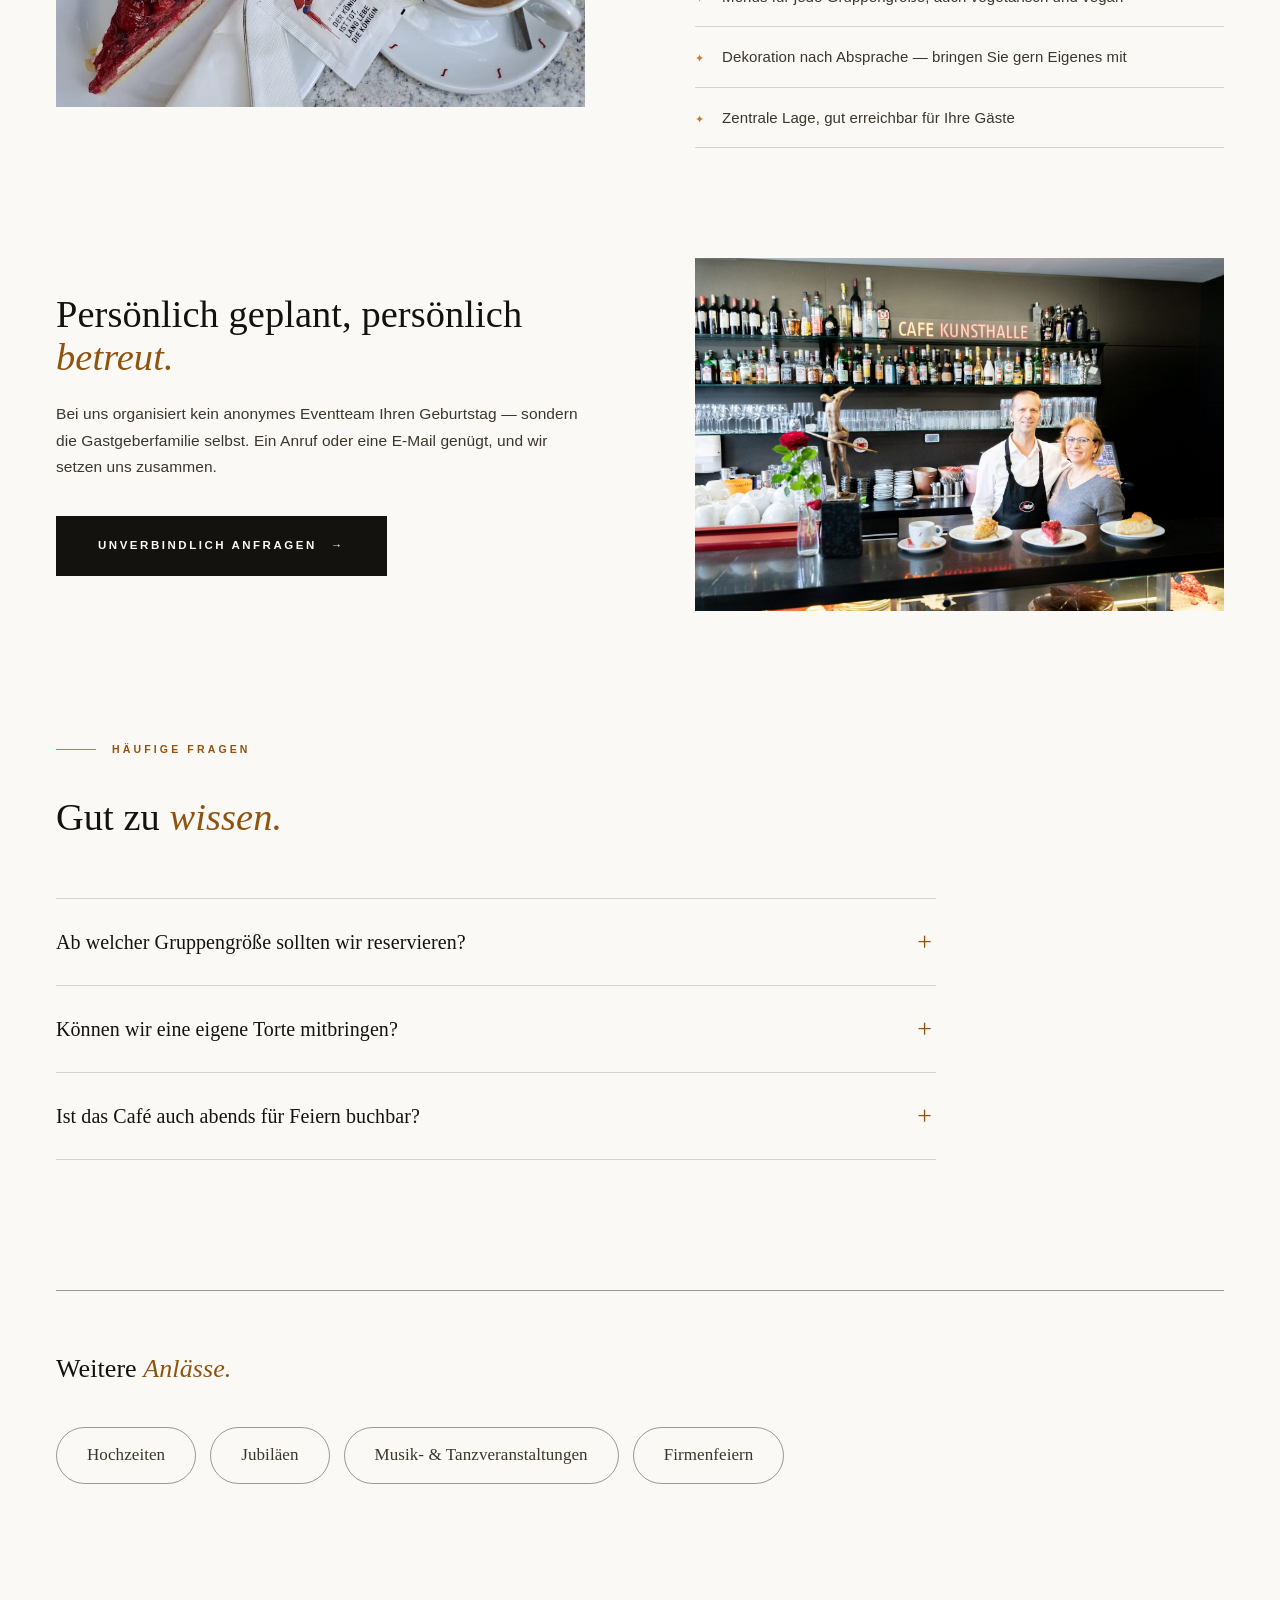
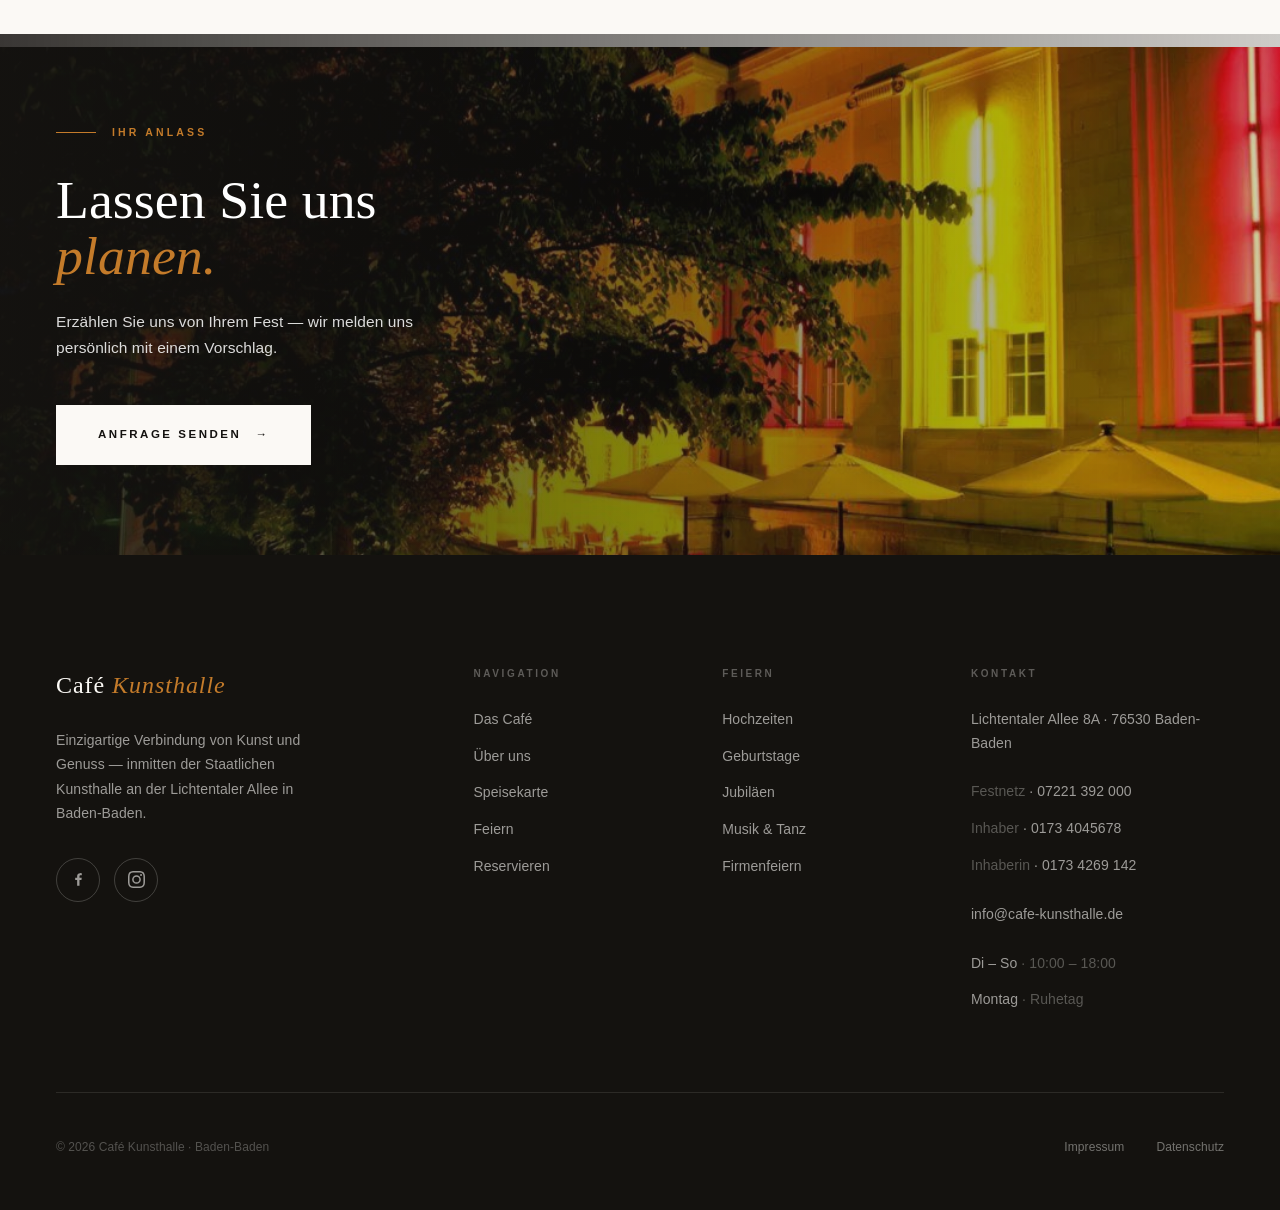
<file: feiern/geburtstage.html>
<!DOCTYPE html>
<html lang="de">
<head>
<meta charset="UTF-8">
<meta name="viewport" content="width=device-width, initial-scale=1.0">
<meta name="format-detection" content="telephone=no">
<title>Geburtstag feiern in Baden-Baden — Café Kunsthalle</title>
<meta name="description" content="Geburtstag feiern in Baden-Baden: runde Geburtstage, Kaffeetafel oder Abendessen im Café Kunsthalle an der Lichtentaler Allee — mit Torten aus eigener Backstube.">
<meta property="og:title" content="Geburtstag feiern in Baden-Baden — Café Kunsthalle">
<meta property="og:description" content="Geburtstag feiern in Baden-Baden: runde Geburtstage, Kaffeetafel oder Abendessen im Café Kunsthalle an der Lichtentaler Allee — mit Torten aus eigener Backstube.">
<meta property="og:type" content="website">
<meta property="og:locale" content="de_DE">
<link rel="icon" type="image/svg+xml" href="../assets/img/logo.svg">
<link rel="stylesheet" href="../assets/css/style.css">
<script type="application/ld+json">
{"@context":"https://schema.org","@type":"FAQPage","mainEntity":[{"@type":"Question","name":"Ab welcher Gruppengröße sollten wir reservieren?","acceptedAnswer":{"@type":"Answer","text":"Ab etwa zehn Personen empfehlen wir eine Reservierung, damit wir Ihre Tafel vorbereiten können. Größere Feiern stimmen wir individuell mit Ihnen ab."}},{"@type":"Question","name":"Können wir eine eigene Torte mitbringen?","acceptedAnswer":{"@type":"Answer","text":"Unsere Backstube backt Ihre Wunschtorte gern selbst — falls Sie dennoch eine eigene mitbringen möchten, sprechen Sie uns an, wir finden eine Lösung."}},{"@type":"Question","name":"Ist das Café auch abends für Feiern buchbar?","acceptedAnswer":{"@type":"Answer","text":"Ja — außerhalb unserer regulären Öffnungszeiten (Di–So, 10–18 Uhr) sind private Abendveranstaltungen nach Absprache möglich."}}]}
</script>
</head>
<body>
<div class="loader" id="loader"><div class="loader-mark"><img src="../assets/img/logo.svg" alt=""><span>Café Kunsthalle</span></div></div>
<header class="nav" id="nav" data-threshold="0.3">
  <div class="nav-in">
    <a href="../index.html" class="logo" aria-label="Café Kunsthalle — Startseite">
      <img src="../assets/img/logo.svg" alt="Café Kunsthalle Logo">
      <span class="logo-type">Café <i>Kunsthalle</i></span>
    </a>
    <nav class="nav-links" aria-label="Hauptnavigation">
      <a href="../das-cafe.html">Das Café</a>
      <a href="../ueber-uns.html">Über uns</a>
      <a href="../speisekarte.html">Speisekarte</a>
      <a href="../feiern.html" class="active">Feiern</a>
      <a href="../reservierung.html" class="nav-cta">Reservieren</a>
    </nav>
    <button class="burger" id="bg" aria-label="Menü" onclick="mNav()"><span></span><span></span><span></span></button>
  </div>
</header>

<div class="m-nav" id="mn">
  <a href="../index.html" onclick="mNav()">Startseite <small>01</small></a>
  <a href="../das-cafe.html" onclick="mNav()">Das Café <small>02</small></a>
  <a href="../ueber-uns.html" onclick="mNav()">Über uns <small>03</small></a>
  <a href="../speisekarte.html" onclick="mNav()">Speisekarte <small>04</small></a>
  <a href="../feiern.html" onclick="mNav()">Feiern <small>05</small></a>
  <a href="../reservierung.html" onclick="mNav()" style="color:var(--gold-deep)">Reservieren <small>→</small></a>
</div>
<section class="page-hero">
  <div class="hero-img"><img class="px" src="../assets/img/crepes.jpg" alt="Ehrentage, wie sie sein sollen." fetchpriority="high"></div>
  <div class="hero-content wrap" style="max-width:1440px;margin:0 auto;position:relative;z-index:2">
    <div class="crumb"><a href="../index.html">Startseite</a> <span>→</span> <a href="../feiern.html">Feiern</a> <span>→</span> Geburtstag feiern</div>
    <h1>Ehrentage, wie sie sein <em>sollen.</em></h1>
  </div>
</section>
<section class="block">
  <div class="wrap">
    <div class="detail-intro rv">
      <div class="eyebrow"><span class="num">01</span> Geburtstag feiern</div>
      <p class="big-p">Ein Geburtstag ist mehr als ein Datum — er ist ein Anlass, die Menschen zu versammeln, die <em>zählen.</em></p>
        <p>Ob runder Geburtstag mit großer Runde oder ein Nachmittag im engsten Kreis: Im Café Kunsthalle feiern Sie so, wie es zu Ihnen passt. Auf der Terrasse über der Lichtentaler Allee, im kunstvollen Innenraum — mit Kaffeetafel, Brunch oder festlichem Abendessen.</p>
        <p>Die Torte kommt aus unserer eigenen Backstube, das Menü stimmen wir gemeinsam ab, und um den Rest kümmern wir uns — damit Sie an Ihrem Tag Gast sein können.</p>
    </div>

    <div class="detail-split">
      <div class="d-img rv"><img src="../assets/img/kuchen-terrasse.jpg" alt="Festliche Kaffeetafel mit hausgemachten Süßspeisen" loading="lazy"></div>
      <div class="rv" data-d="1">
        <h2>Von der Kaffeetafel bis zum <em>Abendessen.</em></h2>
        <p>Der Klassiker: die große Kaffeetafel am Nachmittag, mit Tortenauswahl aus der Vitrine und frisch gebrühtem Kaffee. Wer lieber abends feiert, wählt aus unseren Menüvorschlägen oder stellt mit uns ein eigenes zusammen — vom Aperitif bis zum Dessert.</p>
        <ul class="leist">
          <li>Geburtstagstorten aus eigener Backstube</li>
          <li>Kaffeetafel, Brunch oder Abendessen — flexibel kombinierbar</li>
          <li>Terrasse mit Parkblick oder Innenraum, je nach Wetter und Wunsch</li>
          <li>Menüs für jede Gruppengröße, auch vegetarisch und vegan</li>
          <li>Dekoration nach Absprache — bringen Sie gern Eigenes mit</li>
          <li>Zentrale Lage, gut erreichbar für Ihre Gäste</li>
        </ul>
      </div>
    </div>

    <div class="detail-split flip">
      <div class="d-img rv"><img src="../assets/img/gastgeber.jpg" alt="Die Gastgeber des Café Kunsthalle" loading="lazy"></div>
      <div class="rv" data-d="1">
        <h2>Persönlich geplant, persönlich <em>betreut.</em></h2>
        <p>Bei uns organisiert kein anonymes Eventteam Ihren Geburtstag — sondern die Gastgeberfamilie selbst. Ein Anruf oder eine E-Mail genügt, und wir setzen uns zusammen.</p>
        <div style="margin-top:36px">
          <a href="../reservierung.html" class="btn btn-dark">Unverbindlich anfragen <span class="a">→</span></a>
        </div>
      </div>
    </div>

    <div class="faq">
      <div class="eyebrow rv">Häufige Fragen</div>
      <h2 class="rv">Gut zu <em>wissen.</em></h2>
      <details class="rv">
        <summary>Ab welcher Gruppengröße sollten wir reservieren?</summary>
        <p>Ab etwa zehn Personen empfehlen wir eine Reservierung, damit wir Ihre Tafel vorbereiten können. Größere Feiern stimmen wir individuell mit Ihnen ab.</p>
      </details>
      <details class="rv">
        <summary>Können wir eine eigene Torte mitbringen?</summary>
        <p>Unsere Backstube backt Ihre Wunschtorte gern selbst — falls Sie dennoch eine eigene mitbringen möchten, sprechen Sie uns an, wir finden eine Lösung.</p>
      </details>
      <details class="rv">
        <summary>Ist das Café auch abends für Feiern buchbar?</summary>
        <p>Ja — außerhalb unserer regulären Öffnungszeiten (Di–So, 10–18 Uhr) sind private Abendveranstaltungen nach Absprache möglich.</p>
      </details>
    </div>

    <div class="more-fetes rv">
      <h3>Weitere <em>Anlässe.</em></h3>
      <div class="more-fetes-row"><a href="hochzeiten.html">Hochzeiten</a><a href="jubilaeen.html">Jubiläen</a><a href="musik-tanz.html">Musik- & Tanzveranstaltungen</a><a href="firmenfeiern.html">Firmenfeiern</a></div>
    </div>
  </div>
</section>

<section class="cta-banner">
  <div class="bg"><img class="px" src="../assets/img/nacht.jpg" alt="" aria-hidden="true" loading="lazy"></div>
  <div class="wrap">
    <div class="eyebrow rv">Ihr Anlass</div>
    <h2 class="serif rv" data-d="1" style="color:#fff">Lassen Sie uns <em style="color:var(--gold)">planen.</em></h2>
    <p class="rv" data-d="2">Erzählen Sie uns von Ihrem Fest — wir melden uns persönlich mit einem Vorschlag.</p>
    <a href="../reservierung.html" class="btn btn-light rv" data-d="3">Anfrage senden <span class="a">→</span></a>
  </div>
</section>
<footer class="foot">
  <div class="wrap">
    <div class="foot-grid">
      <div class="foot-brand">
        <span class="logo-type">Café <i>Kunsthalle</i></span>
        <p>Einzigartige Verbindung von Kunst und Genuss — inmitten der Staatlichen Kunsthalle an der Lichtentaler Allee in Baden-Baden.</p>
        <div class="socials">
          <a href="https://www.facebook.com/CafeKunsthalleBadenBaden/" target="_blank" rel="noopener" aria-label="Facebook">
            <svg viewBox="0 0 24 24" xmlns="http://www.w3.org/2000/svg"><path d="M13.397 20.997v-8.196h2.765l.411-3.209h-3.176V7.548c0-.926.258-1.56 1.587-1.56h1.684V3.127A22.336 22.336 0 0 0 14.201 3c-2.444 0-4.122 1.492-4.122 4.231v2.355H7.332v3.209h2.753v8.202h3.312z"/></svg>
          </a>
          <a href="https://www.instagram.com/cafekunsthalle.badenbaden/" target="_blank" rel="noopener" aria-label="Instagram">
            <svg viewBox="0 0 24 24" xmlns="http://www.w3.org/2000/svg"><path d="M12 2.163c3.204 0 3.584.012 4.85.07 3.252.148 4.771 1.691 4.919 4.919.058 1.265.069 1.645.069 4.849 0 3.205-.012 3.584-.069 4.849-.149 3.225-1.664 4.771-4.919 4.919-1.266.058-1.644.07-4.85.07-3.204 0-3.584-.012-4.849-.07-3.26-.149-4.771-1.699-4.919-4.92-.058-1.265-.07-1.644-.07-4.849 0-3.204.013-3.583.07-4.849.149-3.227 1.664-4.771 4.919-4.919 1.266-.057 1.645-.069 4.849-.069zM12 0C8.741 0 8.333.014 7.053.072 2.695.272.273 2.69.073 7.052.014 8.333 0 8.741 0 12c0 3.259.014 3.668.072 4.948.2 4.358 2.618 6.78 6.98 6.98C8.333 23.986 8.741 24 12 24c3.259 0 3.668-.014 4.948-.072 4.354-.2 6.782-2.618 6.979-6.98.059-1.28.073-1.689.073-4.948 0-3.259-.014-3.667-.072-4.947-.196-4.354-2.617-6.78-6.979-6.98C15.668.014 15.259 0 12 0zm0 5.838a6.162 6.162 0 1 0 0 12.324 6.162 6.162 0 0 0 0-12.324zM12 16a4 4 0 1 1 0-8 4 4 0 0 1 0 8zm6.406-11.845a1.44 1.44 0 1 0 0 2.881 1.44 1.44 0 0 0 0-2.881z"/></svg>
          </a>
        </div>
      </div>
      <div>
        <h4>Navigation</h4>
        <ul>
          <li><a href="../das-cafe.html">Das Café</a></li>
          <li><a href="../ueber-uns.html">Über uns</a></li>
          <li><a href="../speisekarte.html">Speisekarte</a></li>
          <li><a href="../feiern.html">Feiern</a></li>
          <li><a href="../reservierung.html">Reservieren</a></li>
        </ul>
      </div>
      <div>
        <h4>Feiern</h4>
        <ul>
          <li><a href="../feiern/hochzeiten.html">Hochzeiten</a></li>
          <li><a href="../feiern/geburtstage.html">Geburtstage</a></li>
          <li><a href="../feiern/jubilaeen.html">Jubiläen</a></li>
          <li><a href="../feiern/musik-tanz.html">Musik & Tanz</a></li>
          <li><a href="../feiern/firmenfeiern.html">Firmenfeiern</a></li>
        </ul>
      </div>
      <div>
        <h4>Kontakt</h4>
        <ul>
          <li>Lichtentaler Allee 8A · 76530 Baden-Baden</li>
          <li style="margin-top:12px"><i>Festnetz</i> · <a href="tel:+497221392000">07221 392 000</a></li>
          <li><i>Inhaber</i> · <a href="tel:+491734045678">0173 4045678</a></li>
          <li><i>Inhaberin</i> · <a href="tel:+491734269142">0173 4269 142</a></li>
          <li style="margin-top:12px"><a href="mailto:info@cafe-kunsthalle.de">info@cafe-kunsthalle.de</a></li>
          <li style="margin-top:12px">Di – So <i>· 10:00 – 18:00</i></li>
          <li>Montag <i>· Ruhetag</i></li>
        </ul>
      </div>
    </div>
    <div class="foot-base">
      <span>© 2026 Café Kunsthalle · Baden-Baden</span>
      <nav>
        <a href="../impressum.html">Impressum</a>
        <a href="../datenschutz.html">Datenschutz</a>
      </nav>
    </div>
  </div>
</footer>
<script src="../assets/js/main.js"></script>
<a class="wa-float" href="https://wa.me/491734045678" target="_blank" rel="noopener" aria-label="Per WhatsApp kontaktieren">
<svg viewBox="0 0 24 24" xmlns="http://www.w3.org/2000/svg"><path d="M17.472 14.382c-.297-.149-1.758-.867-2.03-.967-.273-.099-.471-.148-.67.15-.197.297-.767.966-.94 1.164-.173.199-.347.223-.644.075-.297-.15-1.255-.463-2.39-1.475-.883-.788-1.48-1.761-1.653-2.059-.173-.297-.018-.458.13-.606.134-.133.298-.347.446-.52.149-.174.198-.298.298-.497.099-.198.05-.371-.025-.52-.075-.149-.669-1.612-.916-2.207-.242-.579-.487-.5-.669-.51-.173-.008-.371-.01-.57-.01-.198 0-.52.074-.792.372-.272.297-1.04 1.016-1.04 2.479 0 1.462 1.065 2.875 1.213 3.074.149.198 2.096 3.2 5.077 4.487.709.306 1.262.489 1.694.625.712.227 1.36.195 1.871.118.571-.085 1.758-.719 2.006-1.413.248-.694.248-1.289.173-1.413-.074-.124-.272-.198-.57-.347m-5.421 7.403h-.004a9.87 9.87 0 01-5.031-1.378l-.361-.214-3.741.982.998-3.648-.235-.374a9.86 9.86 0 01-1.51-5.26c.001-5.45 4.436-9.884 9.888-9.884 2.64 0 5.122 1.03 6.988 2.898a9.825 9.825 0 012.893 6.994c-.003 5.45-4.437 9.884-9.885 9.884m8.413-18.297A11.815 11.815 0 0012.05 0C5.495 0 .16 5.335.157 11.892c0 2.096.547 4.142 1.588 5.945L.057 24l6.305-1.654a11.882 11.882 0 005.683 1.448h.005c6.554 0 11.89-5.335 11.893-11.893a11.821 11.821 0 00-3.48-8.413z"/></svg>
</a>
</body>
</html>
</file>
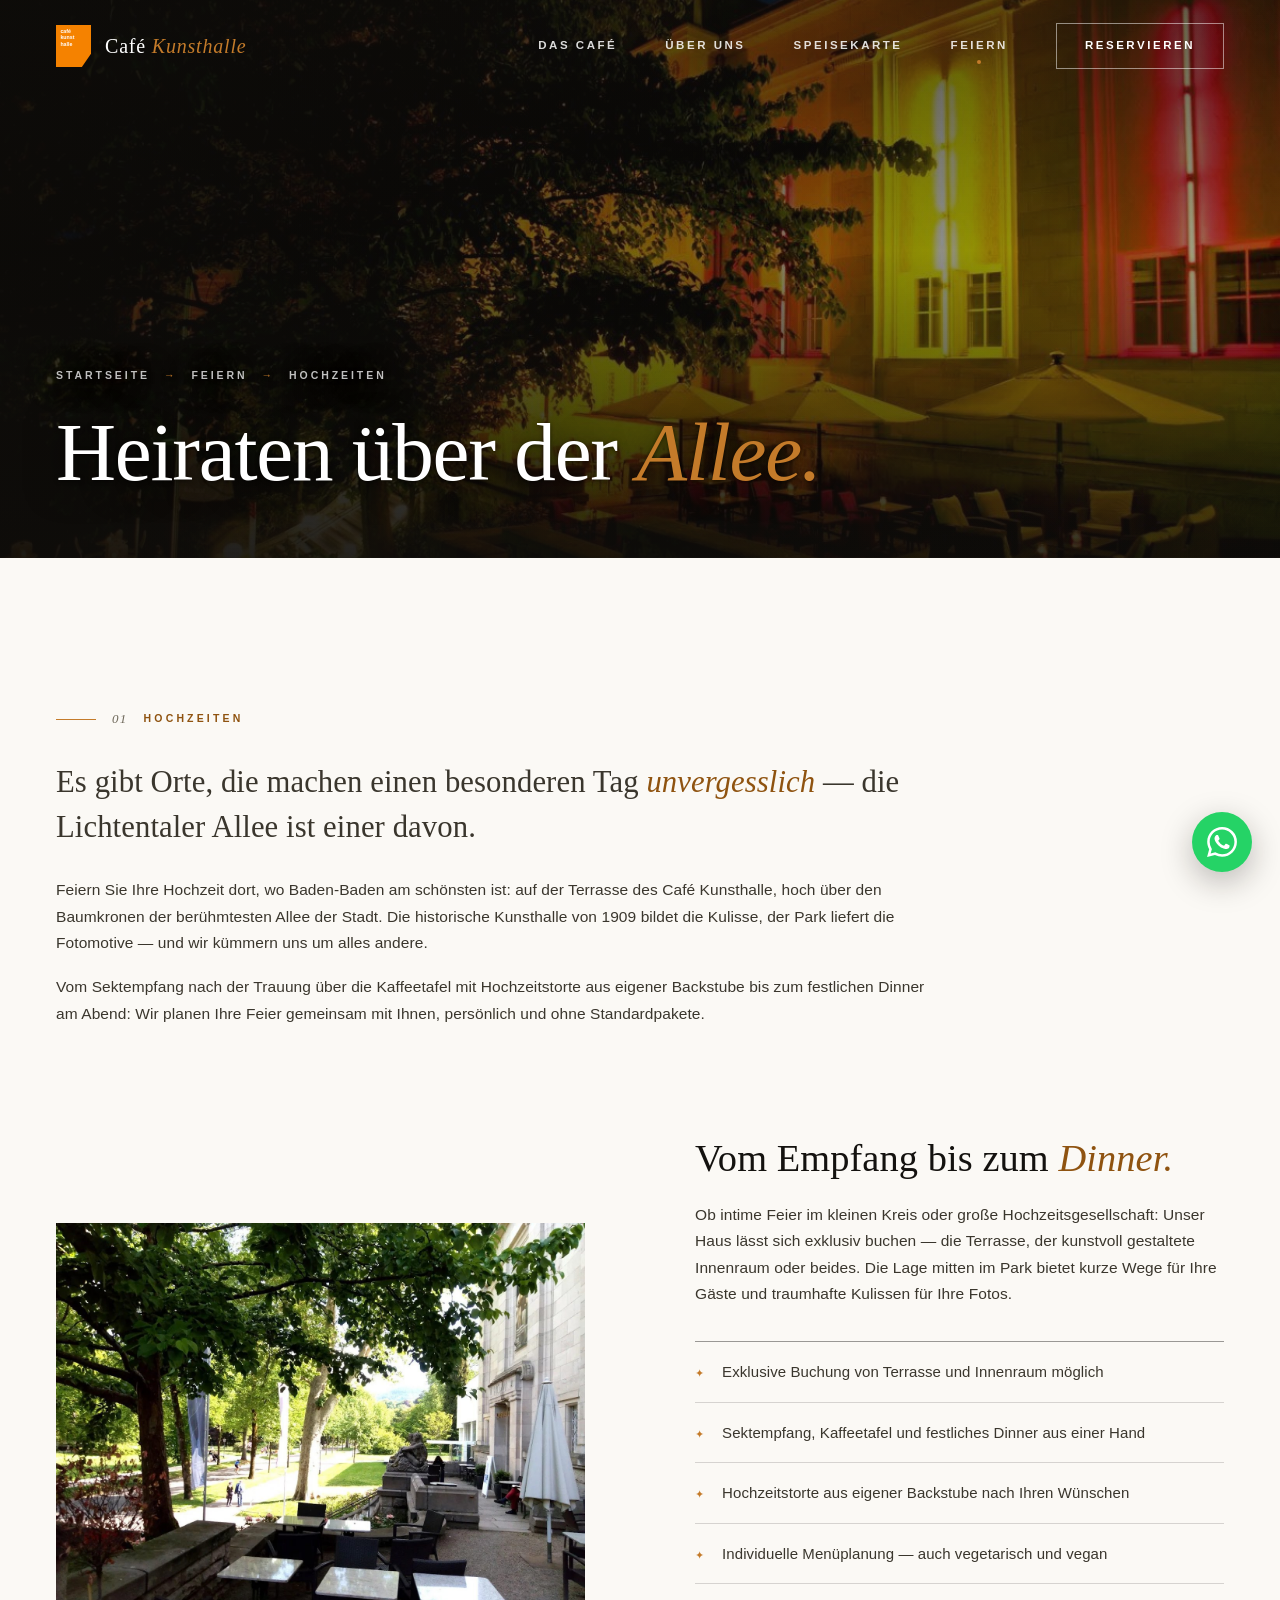
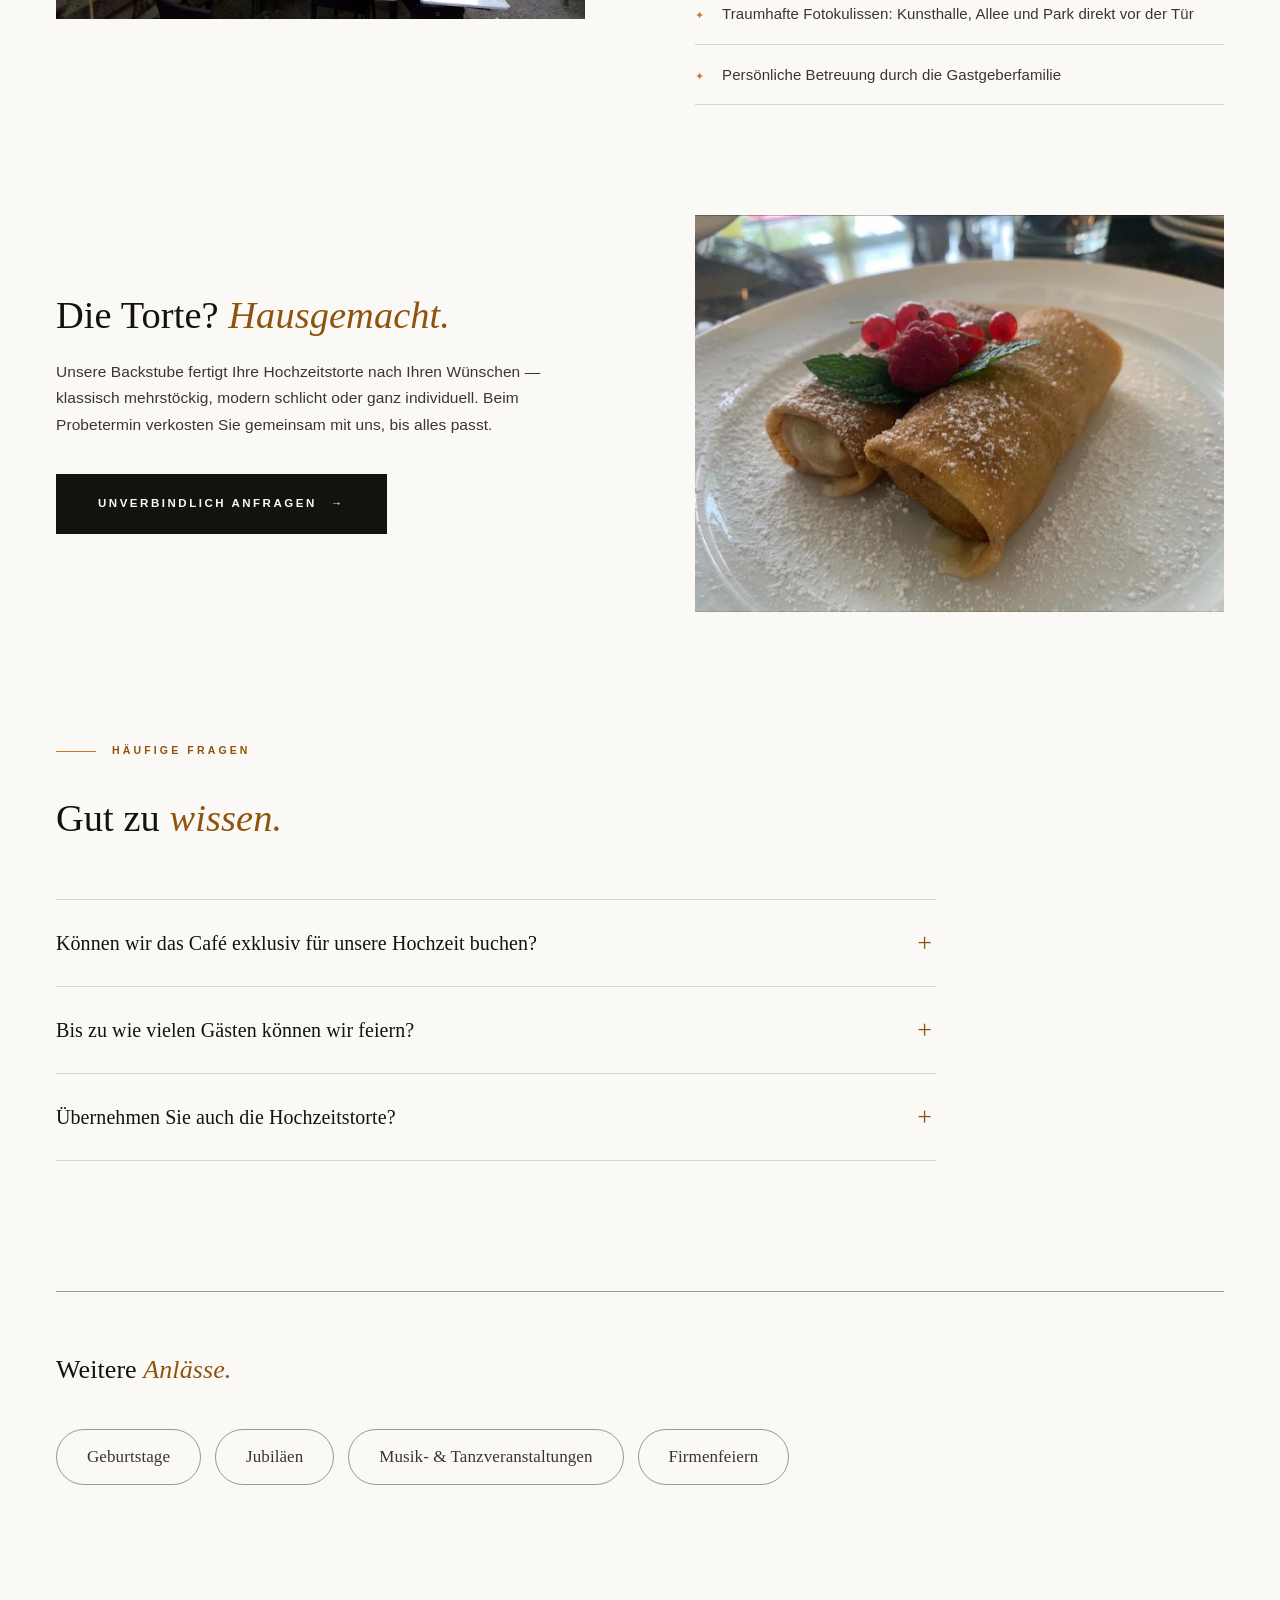
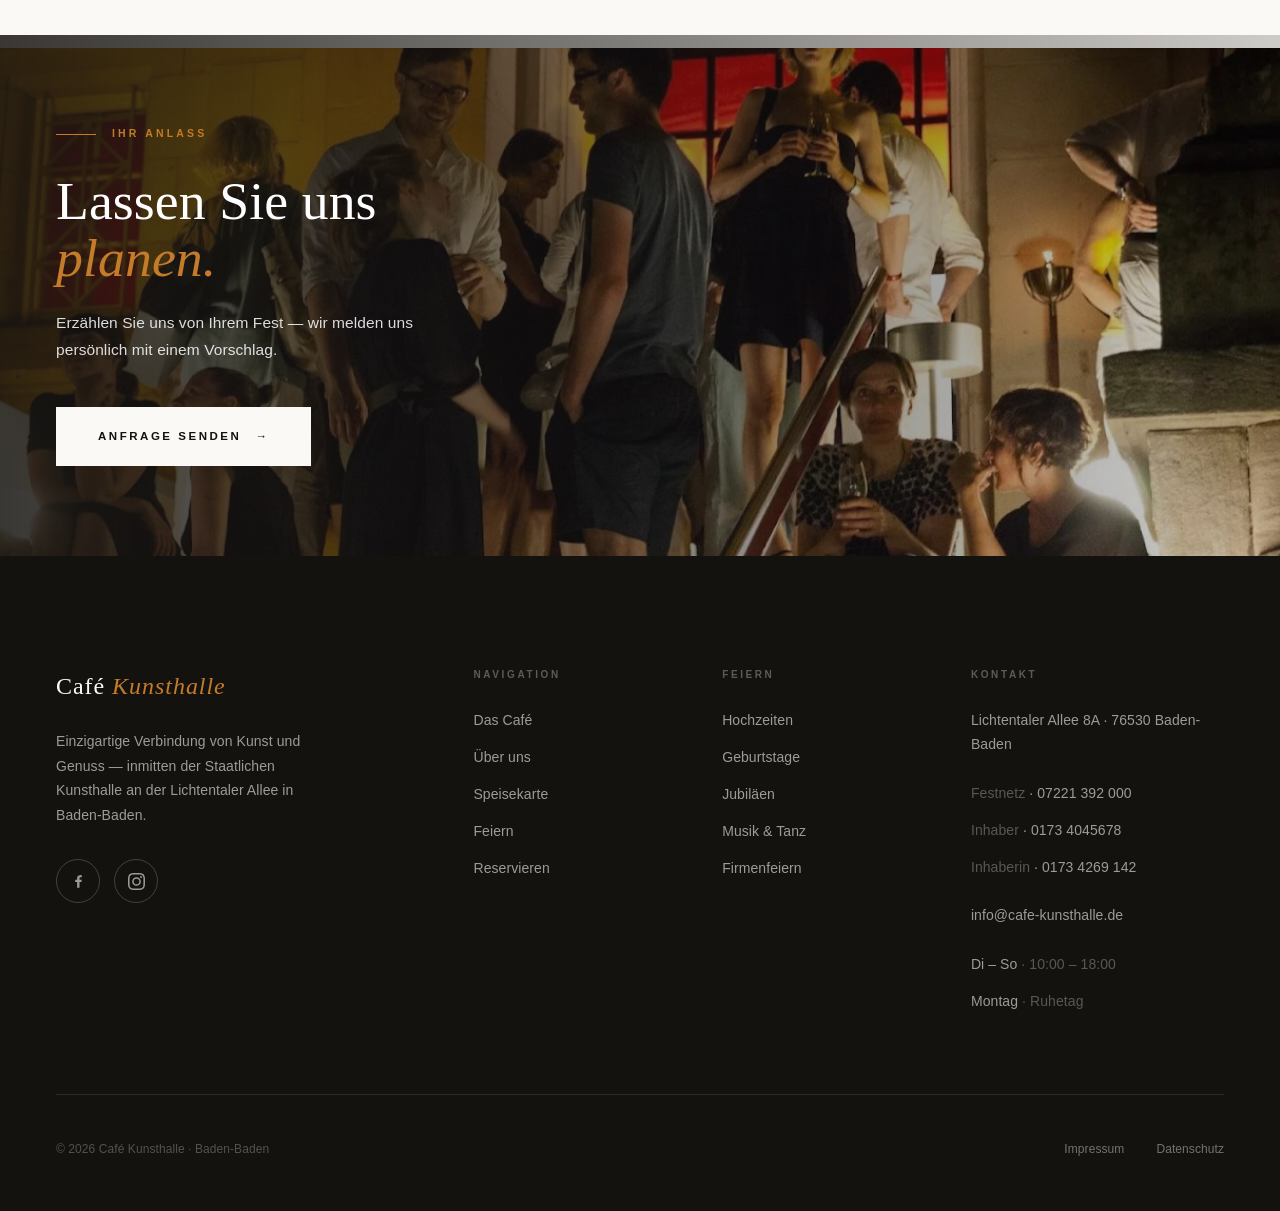
<file: feiern/hochzeiten.html>
<!DOCTYPE html>
<html lang="de">
<head>
<meta charset="UTF-8">
<meta name="viewport" content="width=device-width, initial-scale=1.0">
<meta name="format-detection" content="telephone=no">
<title>Hochzeiten in Baden-Baden — Café Kunsthalle</title>
<meta name="description" content="Heiraten in Baden-Baden: Feiern Sie Ihre Hochzeit im Café Kunsthalle an der Lichtentaler Allee — Sektempfang auf der Terrasse, festliches Dinner, Hochzeitstorte aus eigener Backstube.">
<meta property="og:title" content="Hochzeiten in Baden-Baden — Café Kunsthalle">
<meta property="og:description" content="Heiraten in Baden-Baden: Feiern Sie Ihre Hochzeit im Café Kunsthalle an der Lichtentaler Allee — Sektempfang auf der Terrasse, festliches Dinner, Hochzeitstorte aus eigener Backstube.">
<meta property="og:type" content="website">
<meta property="og:locale" content="de_DE">
<link rel="icon" type="image/svg+xml" href="../assets/img/logo.svg">
<link rel="stylesheet" href="../assets/css/style.css">
<script type="application/ld+json">
{"@context":"https://schema.org","@type":"FAQPage","mainEntity":[{"@type":"Question","name":"Können wir das Café exklusiv für unsere Hochzeit buchen?","acceptedAnswer":{"@type":"Answer","text":"Ja — je nach Termin lässt sich unser Haus exklusiv buchen: die Terrasse, der Innenraum oder beides. Sprechen Sie uns frühzeitig an, besonders für Termine in der Hochsaison von Mai bis September."}},{"@type":"Question","name":"Bis zu wie vielen Gästen können wir feiern?","acceptedAnswer":{"@type":"Answer","text":"Das hängt vom Format ab — vom Stehempfang bis zum gesetzten Dinner sind unterschiedliche Größen möglich. Kontaktieren Sie uns mit Ihrer ungefähren Gästezahl, und wir beraten Sie ehrlich, was bei uns gut funktioniert."}},{"@type":"Question","name":"Übernehmen Sie auch die Hochzeitstorte?","acceptedAnswer":{"@type":"Answer","text":"Sehr gern — unsere Backstube fertigt Ihre Torte nach Ihren Vorstellungen. Ein Verkostungstermin vorab gehört selbstverständlich dazu."}}]}
</script>
</head>
<body>
<div class="loader" id="loader"><div class="loader-mark"><img src="../assets/img/logo.svg" alt=""><span>Café Kunsthalle</span></div></div>
<header class="nav" id="nav" data-threshold="0.3">
  <div class="nav-in">
    <a href="../index.html" class="logo" aria-label="Café Kunsthalle — Startseite">
      <img src="../assets/img/logo.svg" alt="Café Kunsthalle Logo">
      <span class="logo-type">Café <i>Kunsthalle</i></span>
    </a>
    <nav class="nav-links" aria-label="Hauptnavigation">
      <a href="../das-cafe.html">Das Café</a>
      <a href="../ueber-uns.html">Über uns</a>
      <a href="../speisekarte.html">Speisekarte</a>
      <a href="../feiern.html" class="active">Feiern</a>
      <a href="../reservierung.html" class="nav-cta">Reservieren</a>
    </nav>
    <button class="burger" id="bg" aria-label="Menü" onclick="mNav()"><span></span><span></span><span></span></button>
  </div>
</header>

<div class="m-nav" id="mn">
  <a href="../index.html" onclick="mNav()">Startseite <small>01</small></a>
  <a href="../das-cafe.html" onclick="mNav()">Das Café <small>02</small></a>
  <a href="../ueber-uns.html" onclick="mNav()">Über uns <small>03</small></a>
  <a href="../speisekarte.html" onclick="mNav()">Speisekarte <small>04</small></a>
  <a href="../feiern.html" onclick="mNav()">Feiern <small>05</small></a>
  <a href="../reservierung.html" onclick="mNav()" style="color:var(--gold-deep)">Reservieren <small>→</small></a>
</div>
<section class="page-hero">
  <div class="hero-img"><img class="px" src="../assets/img/nacht.jpg" alt="Heiraten über der Allee." fetchpriority="high"></div>
  <div class="hero-content wrap" style="max-width:1440px;margin:0 auto;position:relative;z-index:2">
    <div class="crumb"><a href="../index.html">Startseite</a> <span>→</span> <a href="../feiern.html">Feiern</a> <span>→</span> Hochzeiten</div>
    <h1>Heiraten über der <em>Allee.</em></h1>
  </div>
</section>
<section class="block">
  <div class="wrap">
    <div class="detail-intro rv">
      <div class="eyebrow"><span class="num">01</span> Hochzeiten</div>
      <p class="big-p">Es gibt Orte, die machen einen besonderen Tag <em>unvergesslich</em> — die Lichtentaler Allee ist einer davon.</p>
        <p>Feiern Sie Ihre Hochzeit dort, wo Baden-Baden am schönsten ist: auf der Terrasse des Café Kunsthalle, hoch über den Baumkronen der berühmtesten Allee der Stadt. Die historische Kunsthalle von 1909 bildet die Kulisse, der Park liefert die Fotomotive — und wir kümmern uns um alles andere.</p>
        <p>Vom Sektempfang nach der Trauung über die Kaffeetafel mit Hochzeitstorte aus eigener Backstube bis zum festlichen Dinner am Abend: Wir planen Ihre Feier gemeinsam mit Ihnen, persönlich und ohne Standardpakete.</p>
    </div>

    <div class="detail-split">
      <div class="d-img rv"><img src="../assets/img/terrasse-allee.jpg" alt="Sektempfang auf der Terrasse des Café Kunsthalle" loading="lazy"></div>
      <div class="rv" data-d="1">
        <h2>Vom Empfang bis zum <em>Dinner.</em></h2>
        <p>Ob intime Feier im kleinen Kreis oder große Hochzeitsgesellschaft: Unser Haus lässt sich exklusiv buchen — die Terrasse, der kunstvoll gestaltete Innenraum oder beides. Die Lage mitten im Park bietet kurze Wege für Ihre Gäste und traumhafte Kulissen für Ihre Fotos.</p>
        <ul class="leist">
          <li>Exklusive Buchung von Terrasse und Innenraum möglich</li>
          <li>Sektempfang, Kaffeetafel und festliches Dinner aus einer Hand</li>
          <li>Hochzeitstorte aus eigener Backstube nach Ihren Wünschen</li>
          <li>Individuelle Menüplanung — auch vegetarisch und vegan</li>
          <li>Traumhafte Fotokulissen: Kunsthalle, Allee und Park direkt vor der Tür</li>
          <li>Persönliche Betreuung durch die Gastgeberfamilie</li>
        </ul>
      </div>
    </div>

    <div class="detail-split flip">
      <div class="d-img rv"><img src="../assets/img/crepes.jpg" alt="Süße Auswahl aus der eigenen Backstube" loading="lazy"></div>
      <div class="rv" data-d="1">
        <h2>Die Torte? <em>Hausgemacht.</em></h2>
        <p>Unsere Backstube fertigt Ihre Hochzeitstorte nach Ihren Wünschen — klassisch mehrstöckig, modern schlicht oder ganz individuell. Beim Probetermin verkosten Sie gemeinsam mit uns, bis alles passt.</p>
        <div style="margin-top:36px">
          <a href="../reservierung.html" class="btn btn-dark">Unverbindlich anfragen <span class="a">→</span></a>
        </div>
      </div>
    </div>

    <div class="faq">
      <div class="eyebrow rv">Häufige Fragen</div>
      <h2 class="rv">Gut zu <em>wissen.</em></h2>
      <details class="rv">
        <summary>Können wir das Café exklusiv für unsere Hochzeit buchen?</summary>
        <p>Ja — je nach Termin lässt sich unser Haus exklusiv buchen: die Terrasse, der Innenraum oder beides. Sprechen Sie uns frühzeitig an, besonders für Termine in der Hochsaison von Mai bis September.</p>
      </details>
      <details class="rv">
        <summary>Bis zu wie vielen Gästen können wir feiern?</summary>
        <p>Das hängt vom Format ab — vom Stehempfang bis zum gesetzten Dinner sind unterschiedliche Größen möglich. Kontaktieren Sie uns mit Ihrer ungefähren Gästezahl, und wir beraten Sie ehrlich, was bei uns gut funktioniert.</p>
      </details>
      <details class="rv">
        <summary>Übernehmen Sie auch die Hochzeitstorte?</summary>
        <p>Sehr gern — unsere Backstube fertigt Ihre Torte nach Ihren Vorstellungen. Ein Verkostungstermin vorab gehört selbstverständlich dazu.</p>
      </details>
    </div>

    <div class="more-fetes rv">
      <h3>Weitere <em>Anlässe.</em></h3>
      <div class="more-fetes-row"><a href="geburtstage.html">Geburtstage</a><a href="jubilaeen.html">Jubiläen</a><a href="musik-tanz.html">Musik- & Tanzveranstaltungen</a><a href="firmenfeiern.html">Firmenfeiern</a></div>
    </div>
  </div>
</section>

<section class="cta-banner">
  <div class="bg"><img class="px" src="../assets/img/event-nacht.jpg" alt="" aria-hidden="true" loading="lazy"></div>
  <div class="wrap">
    <div class="eyebrow rv">Ihr Anlass</div>
    <h2 class="serif rv" data-d="1" style="color:#fff">Lassen Sie uns <em style="color:var(--gold)">planen.</em></h2>
    <p class="rv" data-d="2">Erzählen Sie uns von Ihrem Fest — wir melden uns persönlich mit einem Vorschlag.</p>
    <a href="../reservierung.html" class="btn btn-light rv" data-d="3">Anfrage senden <span class="a">→</span></a>
  </div>
</section>
<footer class="foot">
  <div class="wrap">
    <div class="foot-grid">
      <div class="foot-brand">
        <span class="logo-type">Café <i>Kunsthalle</i></span>
        <p>Einzigartige Verbindung von Kunst und Genuss — inmitten der Staatlichen Kunsthalle an der Lichtentaler Allee in Baden-Baden.</p>
        <div class="socials">
          <a href="https://www.facebook.com/CafeKunsthalleBadenBaden/" target="_blank" rel="noopener" aria-label="Facebook">
            <svg viewBox="0 0 24 24" xmlns="http://www.w3.org/2000/svg"><path d="M13.397 20.997v-8.196h2.765l.411-3.209h-3.176V7.548c0-.926.258-1.56 1.587-1.56h1.684V3.127A22.336 22.336 0 0 0 14.201 3c-2.444 0-4.122 1.492-4.122 4.231v2.355H7.332v3.209h2.753v8.202h3.312z"/></svg>
          </a>
          <a href="https://www.instagram.com/cafekunsthalle.badenbaden/" target="_blank" rel="noopener" aria-label="Instagram">
            <svg viewBox="0 0 24 24" xmlns="http://www.w3.org/2000/svg"><path d="M12 2.163c3.204 0 3.584.012 4.85.07 3.252.148 4.771 1.691 4.919 4.919.058 1.265.069 1.645.069 4.849 0 3.205-.012 3.584-.069 4.849-.149 3.225-1.664 4.771-4.919 4.919-1.266.058-1.644.07-4.85.07-3.204 0-3.584-.012-4.849-.07-3.26-.149-4.771-1.699-4.919-4.92-.058-1.265-.07-1.644-.07-4.849 0-3.204.013-3.583.07-4.849.149-3.227 1.664-4.771 4.919-4.919 1.266-.057 1.645-.069 4.849-.069zM12 0C8.741 0 8.333.014 7.053.072 2.695.272.273 2.69.073 7.052.014 8.333 0 8.741 0 12c0 3.259.014 3.668.072 4.948.2 4.358 2.618 6.78 6.98 6.98C8.333 23.986 8.741 24 12 24c3.259 0 3.668-.014 4.948-.072 4.354-.2 6.782-2.618 6.979-6.98.059-1.28.073-1.689.073-4.948 0-3.259-.014-3.667-.072-4.947-.196-4.354-2.617-6.78-6.979-6.98C15.668.014 15.259 0 12 0zm0 5.838a6.162 6.162 0 1 0 0 12.324 6.162 6.162 0 0 0 0-12.324zM12 16a4 4 0 1 1 0-8 4 4 0 0 1 0 8zm6.406-11.845a1.44 1.44 0 1 0 0 2.881 1.44 1.44 0 0 0 0-2.881z"/></svg>
          </a>
        </div>
      </div>
      <div>
        <h4>Navigation</h4>
        <ul>
          <li><a href="../das-cafe.html">Das Café</a></li>
          <li><a href="../ueber-uns.html">Über uns</a></li>
          <li><a href="../speisekarte.html">Speisekarte</a></li>
          <li><a href="../feiern.html">Feiern</a></li>
          <li><a href="../reservierung.html">Reservieren</a></li>
        </ul>
      </div>
      <div>
        <h4>Feiern</h4>
        <ul>
          <li><a href="../feiern/hochzeiten.html">Hochzeiten</a></li>
          <li><a href="../feiern/geburtstage.html">Geburtstage</a></li>
          <li><a href="../feiern/jubilaeen.html">Jubiläen</a></li>
          <li><a href="../feiern/musik-tanz.html">Musik & Tanz</a></li>
          <li><a href="../feiern/firmenfeiern.html">Firmenfeiern</a></li>
        </ul>
      </div>
      <div>
        <h4>Kontakt</h4>
        <ul>
          <li>Lichtentaler Allee 8A · 76530 Baden-Baden</li>
          <li style="margin-top:12px"><i>Festnetz</i> · <a href="tel:+497221392000">07221 392 000</a></li>
          <li><i>Inhaber</i> · <a href="tel:+491734045678">0173 4045678</a></li>
          <li><i>Inhaberin</i> · <a href="tel:+491734269142">0173 4269 142</a></li>
          <li style="margin-top:12px"><a href="mailto:info@cafe-kunsthalle.de">info@cafe-kunsthalle.de</a></li>
          <li style="margin-top:12px">Di – So <i>· 10:00 – 18:00</i></li>
          <li>Montag <i>· Ruhetag</i></li>
        </ul>
      </div>
    </div>
    <div class="foot-base">
      <span>© 2026 Café Kunsthalle · Baden-Baden</span>
      <nav>
        <a href="../impressum.html">Impressum</a>
        <a href="../datenschutz.html">Datenschutz</a>
      </nav>
    </div>
  </div>
</footer>
<script src="../assets/js/main.js"></script>
<a class="wa-float" href="https://wa.me/491734045678" target="_blank" rel="noopener" aria-label="Per WhatsApp kontaktieren">
<svg viewBox="0 0 24 24" xmlns="http://www.w3.org/2000/svg"><path d="M17.472 14.382c-.297-.149-1.758-.867-2.03-.967-.273-.099-.471-.148-.67.15-.197.297-.767.966-.94 1.164-.173.199-.347.223-.644.075-.297-.15-1.255-.463-2.39-1.475-.883-.788-1.48-1.761-1.653-2.059-.173-.297-.018-.458.13-.606.134-.133.298-.347.446-.52.149-.174.198-.298.298-.497.099-.198.05-.371-.025-.52-.075-.149-.669-1.612-.916-2.207-.242-.579-.487-.5-.669-.51-.173-.008-.371-.01-.57-.01-.198 0-.52.074-.792.372-.272.297-1.04 1.016-1.04 2.479 0 1.462 1.065 2.875 1.213 3.074.149.198 2.096 3.2 5.077 4.487.709.306 1.262.489 1.694.625.712.227 1.36.195 1.871.118.571-.085 1.758-.719 2.006-1.413.248-.694.248-1.289.173-1.413-.074-.124-.272-.198-.57-.347m-5.421 7.403h-.004a9.87 9.87 0 01-5.031-1.378l-.361-.214-3.741.982.998-3.648-.235-.374a9.86 9.86 0 01-1.51-5.26c.001-5.45 4.436-9.884 9.888-9.884 2.64 0 5.122 1.03 6.988 2.898a9.825 9.825 0 012.893 6.994c-.003 5.45-4.437 9.884-9.885 9.884m8.413-18.297A11.815 11.815 0 0012.05 0C5.495 0 .16 5.335.157 11.892c0 2.096.547 4.142 1.588 5.945L.057 24l6.305-1.654a11.882 11.882 0 005.683 1.448h.005c6.554 0 11.89-5.335 11.893-11.893a11.821 11.821 0 00-3.48-8.413z"/></svg>
</a>
</body>
</html>
</file>
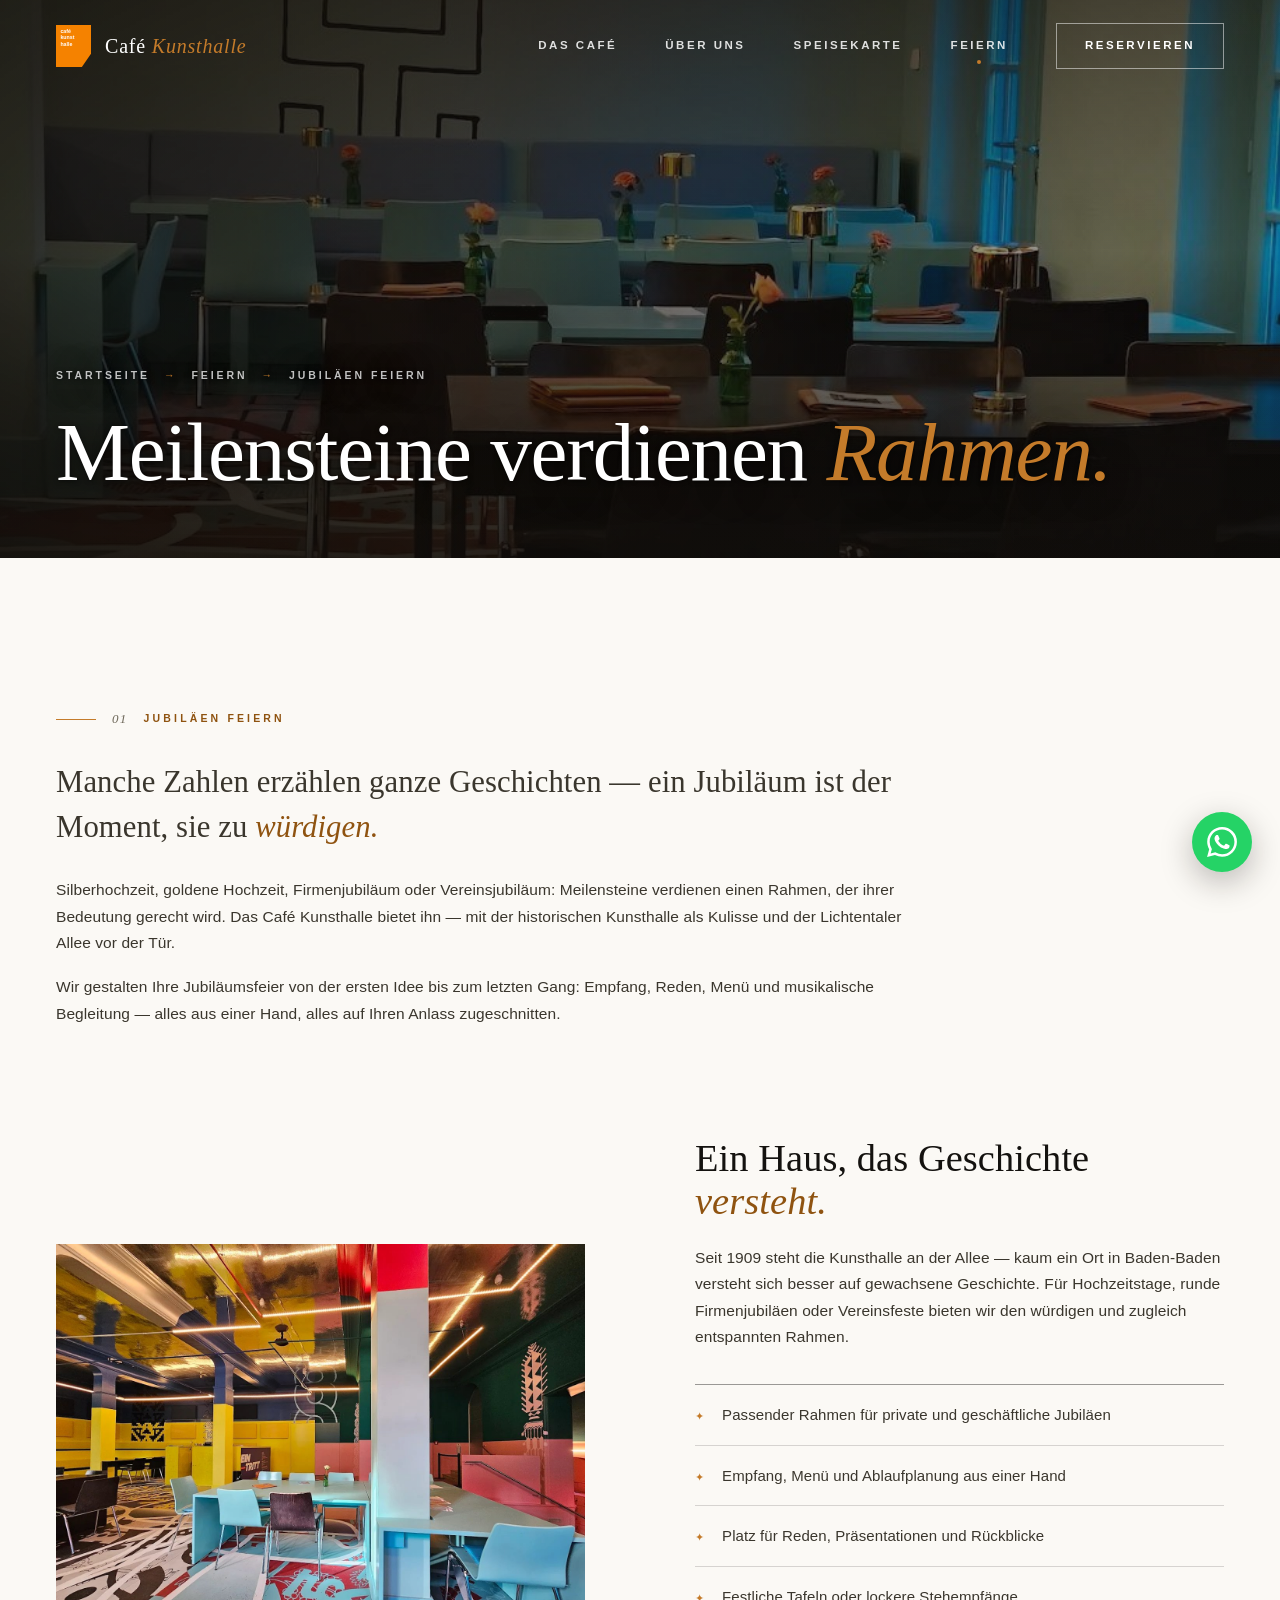
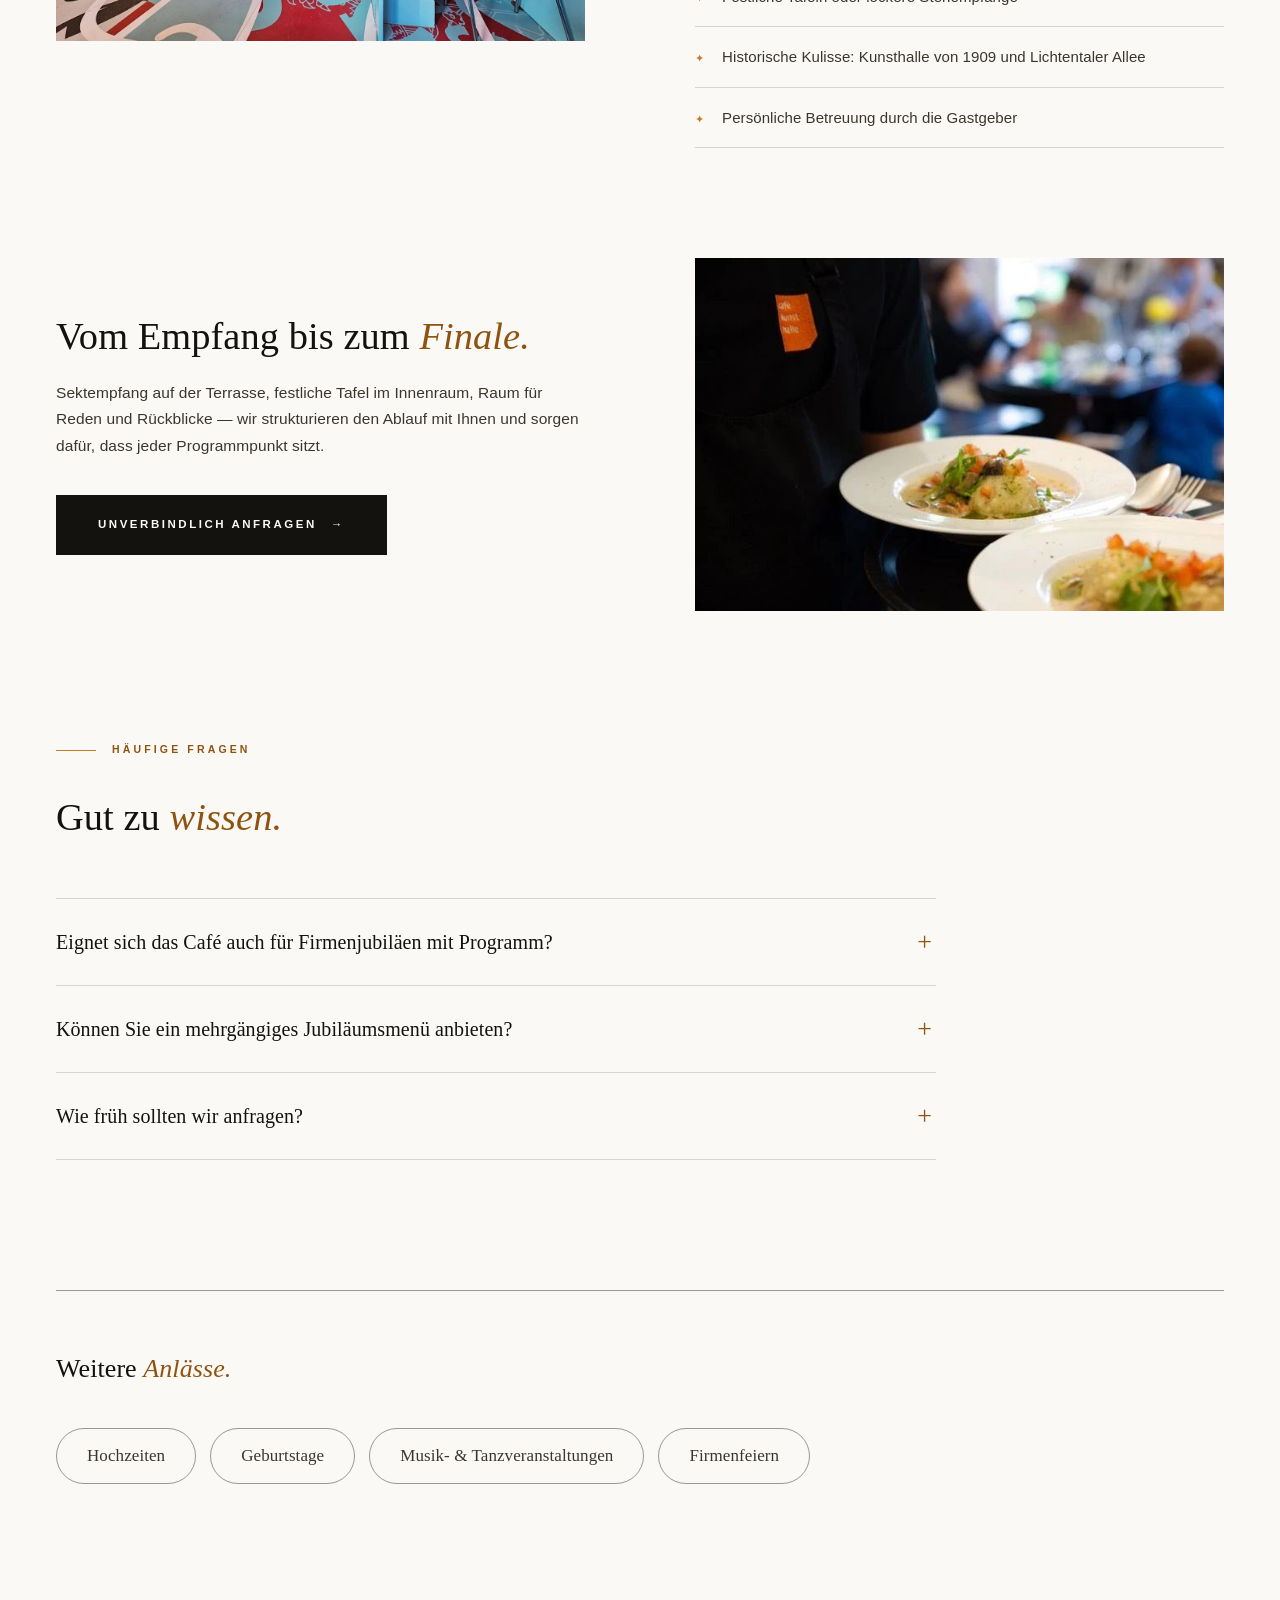
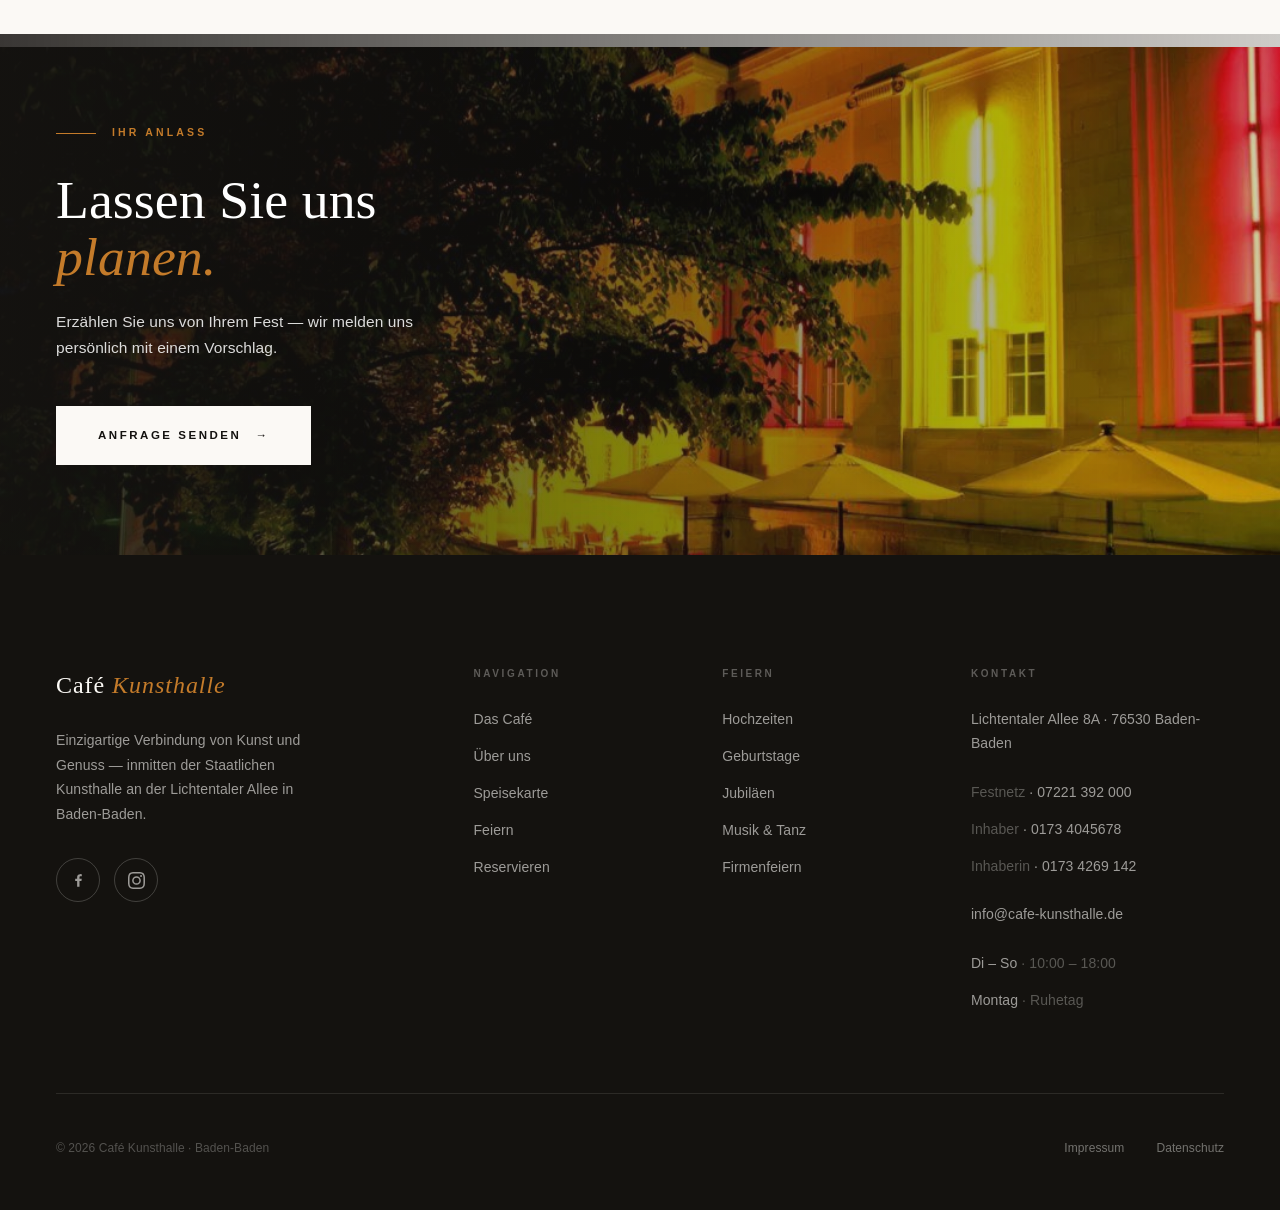
<file: feiern/jubilaeen.html>
<!DOCTYPE html>
<html lang="de">
<head>
<meta charset="UTF-8">
<meta name="viewport" content="width=device-width, initial-scale=1.0">
<meta name="format-detection" content="telephone=no">
<title>Jubiläen feiern in Baden-Baden — Café Kunsthalle</title>
<meta name="description" content="Jubiläum feiern in Baden-Baden: Hochzeitstage, Firmenjubiläen und besondere Meilensteine im Café Kunsthalle an der Lichtentaler Allee — stilvoll und persönlich.">
<meta property="og:title" content="Jubiläen feiern in Baden-Baden — Café Kunsthalle">
<meta property="og:description" content="Jubiläum feiern in Baden-Baden: Hochzeitstage, Firmenjubiläen und besondere Meilensteine im Café Kunsthalle an der Lichtentaler Allee — stilvoll und persönlich.">
<meta property="og:type" content="website">
<meta property="og:locale" content="de_DE">
<link rel="icon" type="image/svg+xml" href="../assets/img/logo.svg">
<link rel="stylesheet" href="../assets/css/style.css">
<script type="application/ld+json">
{"@context":"https://schema.org","@type":"FAQPage","mainEntity":[{"@type":"Question","name":"Eignet sich das Café auch für Firmenjubiläen mit Programm?","acceptedAnswer":{"@type":"Answer","text":"Ja — für Reden, kurze Präsentationen oder Ehrungen schaffen wir den passenden Rahmen und stimmen den Ablauf im Vorfeld detailliert mit Ihnen ab."}},{"@type":"Question","name":"Können Sie ein mehrgängiges Jubiläumsmenü anbieten?","acceptedAnswer":{"@type":"Answer","text":"Gern — vom Zwei-Gänge-Mittagsmenü bis zum festlichen Mehrgänger am Abend stellen wir mit Ihnen das passende Menü zusammen, inklusive vegetarischer und veganer Alternativen."}},{"@type":"Question","name":"Wie früh sollten wir anfragen?","acceptedAnswer":{"@type":"Answer","text":"Für größere Jubiläen empfehlen wir eine Anfrage vier bis acht Wochen im Voraus — kurzfristigere Termine sind je nach Auslastung ebenfalls möglich."}}]}
</script>
</head>
<body>
<div class="loader" id="loader"><div class="loader-mark"><img src="../assets/img/logo.svg" alt=""><span>Café Kunsthalle</span></div></div>
<header class="nav" id="nav" data-threshold="0.3">
  <div class="nav-in">
    <a href="../index.html" class="logo" aria-label="Café Kunsthalle — Startseite">
      <img src="../assets/img/logo.svg" alt="Café Kunsthalle Logo">
      <span class="logo-type">Café <i>Kunsthalle</i></span>
    </a>
    <nav class="nav-links" aria-label="Hauptnavigation">
      <a href="../das-cafe.html">Das Café</a>
      <a href="../ueber-uns.html">Über uns</a>
      <a href="../speisekarte.html">Speisekarte</a>
      <a href="../feiern.html" class="active">Feiern</a>
      <a href="../reservierung.html" class="nav-cta">Reservieren</a>
    </nav>
    <button class="burger" id="bg" aria-label="Menü" onclick="mNav()"><span></span><span></span><span></span></button>
  </div>
</header>

<div class="m-nav" id="mn">
  <a href="../index.html" onclick="mNav()">Startseite <small>01</small></a>
  <a href="../das-cafe.html" onclick="mNav()">Das Café <small>02</small></a>
  <a href="../ueber-uns.html" onclick="mNav()">Über uns <small>03</small></a>
  <a href="../speisekarte.html" onclick="mNav()">Speisekarte <small>04</small></a>
  <a href="../feiern.html" onclick="mNav()">Feiern <small>05</small></a>
  <a href="../reservierung.html" onclick="mNav()" style="color:var(--gold-deep)">Reservieren <small>→</small></a>
</div>
<section class="page-hero">
  <div class="hero-img"><img class="px" src="../assets/img/innen.jpg" alt="Meilensteine verdienen Rahmen." fetchpriority="high"></div>
  <div class="hero-content wrap" style="max-width:1440px;margin:0 auto;position:relative;z-index:2">
    <div class="crumb"><a href="../index.html">Startseite</a> <span>→</span> <a href="../feiern.html">Feiern</a> <span>→</span> Jubiläen feiern</div>
    <h1>Meilensteine verdienen <em>Rahmen.</em></h1>
  </div>
</section>
<section class="block">
  <div class="wrap">
    <div class="detail-intro rv">
      <div class="eyebrow"><span class="num">01</span> Jubiläen feiern</div>
      <p class="big-p">Manche Zahlen erzählen ganze Geschichten — ein Jubiläum ist der Moment, sie zu <em>würdigen.</em></p>
        <p>Silberhochzeit, goldene Hochzeit, Firmenjubiläum oder Vereinsjubiläum: Meilensteine verdienen einen Rahmen, der ihrer Bedeutung gerecht wird. Das Café Kunsthalle bietet ihn — mit der historischen Kunsthalle als Kulisse und der Lichtentaler Allee vor der Tür.</p>
        <p>Wir gestalten Ihre Jubiläumsfeier von der ersten Idee bis zum letzten Gang: Empfang, Reden, Menü und musikalische Begleitung — alles aus einer Hand, alles auf Ihren Anlass zugeschnitten.</p>
    </div>

    <div class="detail-split">
      <div class="d-img rv"><img src="../assets/img/innen-bunt.jpg" alt="Der festlich gedeckte Innenraum des Café Kunsthalle" loading="lazy"></div>
      <div class="rv" data-d="1">
        <h2>Ein Haus, das Geschichte <em>versteht.</em></h2>
        <p>Seit 1909 steht die Kunsthalle an der Allee — kaum ein Ort in Baden-Baden versteht sich besser auf gewachsene Geschichte. Für Hochzeitstage, runde Firmenjubiläen oder Vereinsfeste bieten wir den würdigen und zugleich entspannten Rahmen.</p>
        <ul class="leist">
          <li>Passender Rahmen für private und geschäftliche Jubiläen</li>
          <li>Empfang, Menü und Ablaufplanung aus einer Hand</li>
          <li>Platz für Reden, Präsentationen und Rückblicke</li>
          <li>Festliche Tafeln oder lockere Stehempfänge</li>
          <li>Historische Kulisse: Kunsthalle von 1909 und Lichtentaler Allee</li>
          <li>Persönliche Betreuung durch die Gastgeber</li>
        </ul>
      </div>
    </div>

    <div class="detail-split flip">
      <div class="d-img rv"><img src="../assets/img/kellner.jpg" alt="Aufmerksamer Service im Café Kunsthalle" loading="lazy"></div>
      <div class="rv" data-d="1">
        <h2>Vom Empfang bis zum <em>Finale.</em></h2>
        <p>Sektempfang auf der Terrasse, festliche Tafel im Innenraum, Raum für Reden und Rückblicke — wir strukturieren den Ablauf mit Ihnen und sorgen dafür, dass jeder Programmpunkt sitzt.</p>
        <div style="margin-top:36px">
          <a href="../reservierung.html" class="btn btn-dark">Unverbindlich anfragen <span class="a">→</span></a>
        </div>
      </div>
    </div>

    <div class="faq">
      <div class="eyebrow rv">Häufige Fragen</div>
      <h2 class="rv">Gut zu <em>wissen.</em></h2>
      <details class="rv">
        <summary>Eignet sich das Café auch für Firmenjubiläen mit Programm?</summary>
        <p>Ja — für Reden, kurze Präsentationen oder Ehrungen schaffen wir den passenden Rahmen und stimmen den Ablauf im Vorfeld detailliert mit Ihnen ab.</p>
      </details>
      <details class="rv">
        <summary>Können Sie ein mehrgängiges Jubiläumsmenü anbieten?</summary>
        <p>Gern — vom Zwei-Gänge-Mittagsmenü bis zum festlichen Mehrgänger am Abend stellen wir mit Ihnen das passende Menü zusammen, inklusive vegetarischer und veganer Alternativen.</p>
      </details>
      <details class="rv">
        <summary>Wie früh sollten wir anfragen?</summary>
        <p>Für größere Jubiläen empfehlen wir eine Anfrage vier bis acht Wochen im Voraus — kurzfristigere Termine sind je nach Auslastung ebenfalls möglich.</p>
      </details>
    </div>

    <div class="more-fetes rv">
      <h3>Weitere <em>Anlässe.</em></h3>
      <div class="more-fetes-row"><a href="hochzeiten.html">Hochzeiten</a><a href="geburtstage.html">Geburtstage</a><a href="musik-tanz.html">Musik- & Tanzveranstaltungen</a><a href="firmenfeiern.html">Firmenfeiern</a></div>
    </div>
  </div>
</section>

<section class="cta-banner">
  <div class="bg"><img class="px" src="../assets/img/nacht.jpg" alt="" aria-hidden="true" loading="lazy"></div>
  <div class="wrap">
    <div class="eyebrow rv">Ihr Anlass</div>
    <h2 class="serif rv" data-d="1" style="color:#fff">Lassen Sie uns <em style="color:var(--gold)">planen.</em></h2>
    <p class="rv" data-d="2">Erzählen Sie uns von Ihrem Fest — wir melden uns persönlich mit einem Vorschlag.</p>
    <a href="../reservierung.html" class="btn btn-light rv" data-d="3">Anfrage senden <span class="a">→</span></a>
  </div>
</section>
<footer class="foot">
  <div class="wrap">
    <div class="foot-grid">
      <div class="foot-brand">
        <span class="logo-type">Café <i>Kunsthalle</i></span>
        <p>Einzigartige Verbindung von Kunst und Genuss — inmitten der Staatlichen Kunsthalle an der Lichtentaler Allee in Baden-Baden.</p>
        <div class="socials">
          <a href="https://www.facebook.com/CafeKunsthalleBadenBaden/" target="_blank" rel="noopener" aria-label="Facebook">
            <svg viewBox="0 0 24 24" xmlns="http://www.w3.org/2000/svg"><path d="M13.397 20.997v-8.196h2.765l.411-3.209h-3.176V7.548c0-.926.258-1.56 1.587-1.56h1.684V3.127A22.336 22.336 0 0 0 14.201 3c-2.444 0-4.122 1.492-4.122 4.231v2.355H7.332v3.209h2.753v8.202h3.312z"/></svg>
          </a>
          <a href="https://www.instagram.com/cafekunsthalle.badenbaden/" target="_blank" rel="noopener" aria-label="Instagram">
            <svg viewBox="0 0 24 24" xmlns="http://www.w3.org/2000/svg"><path d="M12 2.163c3.204 0 3.584.012 4.85.07 3.252.148 4.771 1.691 4.919 4.919.058 1.265.069 1.645.069 4.849 0 3.205-.012 3.584-.069 4.849-.149 3.225-1.664 4.771-4.919 4.919-1.266.058-1.644.07-4.85.07-3.204 0-3.584-.012-4.849-.07-3.26-.149-4.771-1.699-4.919-4.92-.058-1.265-.07-1.644-.07-4.849 0-3.204.013-3.583.07-4.849.149-3.227 1.664-4.771 4.919-4.919 1.266-.057 1.645-.069 4.849-.069zM12 0C8.741 0 8.333.014 7.053.072 2.695.272.273 2.69.073 7.052.014 8.333 0 8.741 0 12c0 3.259.014 3.668.072 4.948.2 4.358 2.618 6.78 6.98 6.98C8.333 23.986 8.741 24 12 24c3.259 0 3.668-.014 4.948-.072 4.354-.2 6.782-2.618 6.979-6.98.059-1.28.073-1.689.073-4.948 0-3.259-.014-3.667-.072-4.947-.196-4.354-2.617-6.78-6.979-6.98C15.668.014 15.259 0 12 0zm0 5.838a6.162 6.162 0 1 0 0 12.324 6.162 6.162 0 0 0 0-12.324zM12 16a4 4 0 1 1 0-8 4 4 0 0 1 0 8zm6.406-11.845a1.44 1.44 0 1 0 0 2.881 1.44 1.44 0 0 0 0-2.881z"/></svg>
          </a>
        </div>
      </div>
      <div>
        <h4>Navigation</h4>
        <ul>
          <li><a href="../das-cafe.html">Das Café</a></li>
          <li><a href="../ueber-uns.html">Über uns</a></li>
          <li><a href="../speisekarte.html">Speisekarte</a></li>
          <li><a href="../feiern.html">Feiern</a></li>
          <li><a href="../reservierung.html">Reservieren</a></li>
        </ul>
      </div>
      <div>
        <h4>Feiern</h4>
        <ul>
          <li><a href="../feiern/hochzeiten.html">Hochzeiten</a></li>
          <li><a href="../feiern/geburtstage.html">Geburtstage</a></li>
          <li><a href="../feiern/jubilaeen.html">Jubiläen</a></li>
          <li><a href="../feiern/musik-tanz.html">Musik & Tanz</a></li>
          <li><a href="../feiern/firmenfeiern.html">Firmenfeiern</a></li>
        </ul>
      </div>
      <div>
        <h4>Kontakt</h4>
        <ul>
          <li>Lichtentaler Allee 8A · 76530 Baden-Baden</li>
          <li style="margin-top:12px"><i>Festnetz</i> · <a href="tel:+497221392000">07221 392 000</a></li>
          <li><i>Inhaber</i> · <a href="tel:+491734045678">0173 4045678</a></li>
          <li><i>Inhaberin</i> · <a href="tel:+491734269142">0173 4269 142</a></li>
          <li style="margin-top:12px"><a href="mailto:info@cafe-kunsthalle.de">info@cafe-kunsthalle.de</a></li>
          <li style="margin-top:12px">Di – So <i>· 10:00 – 18:00</i></li>
          <li>Montag <i>· Ruhetag</i></li>
        </ul>
      </div>
    </div>
    <div class="foot-base">
      <span>© 2026 Café Kunsthalle · Baden-Baden</span>
      <nav>
        <a href="../impressum.html">Impressum</a>
        <a href="../datenschutz.html">Datenschutz</a>
      </nav>
    </div>
  </div>
</footer>
<script src="../assets/js/main.js"></script>
<a class="wa-float" href="https://wa.me/491734045678" target="_blank" rel="noopener" aria-label="Per WhatsApp kontaktieren">
<svg viewBox="0 0 24 24" xmlns="http://www.w3.org/2000/svg"><path d="M17.472 14.382c-.297-.149-1.758-.867-2.03-.967-.273-.099-.471-.148-.67.15-.197.297-.767.966-.94 1.164-.173.199-.347.223-.644.075-.297-.15-1.255-.463-2.39-1.475-.883-.788-1.48-1.761-1.653-2.059-.173-.297-.018-.458.13-.606.134-.133.298-.347.446-.52.149-.174.198-.298.298-.497.099-.198.05-.371-.025-.52-.075-.149-.669-1.612-.916-2.207-.242-.579-.487-.5-.669-.51-.173-.008-.371-.01-.57-.01-.198 0-.52.074-.792.372-.272.297-1.04 1.016-1.04 2.479 0 1.462 1.065 2.875 1.213 3.074.149.198 2.096 3.2 5.077 4.487.709.306 1.262.489 1.694.625.712.227 1.36.195 1.871.118.571-.085 1.758-.719 2.006-1.413.248-.694.248-1.289.173-1.413-.074-.124-.272-.198-.57-.347m-5.421 7.403h-.004a9.87 9.87 0 01-5.031-1.378l-.361-.214-3.741.982.998-3.648-.235-.374a9.86 9.86 0 01-1.51-5.26c.001-5.45 4.436-9.884 9.888-9.884 2.64 0 5.122 1.03 6.988 2.898a9.825 9.825 0 012.893 6.994c-.003 5.45-4.437 9.884-9.885 9.884m8.413-18.297A11.815 11.815 0 0012.05 0C5.495 0 .16 5.335.157 11.892c0 2.096.547 4.142 1.588 5.945L.057 24l6.305-1.654a11.882 11.882 0 005.683 1.448h.005c6.554 0 11.89-5.335 11.893-11.893a11.821 11.821 0 00-3.48-8.413z"/></svg>
</a>
</body>
</html>
</file>
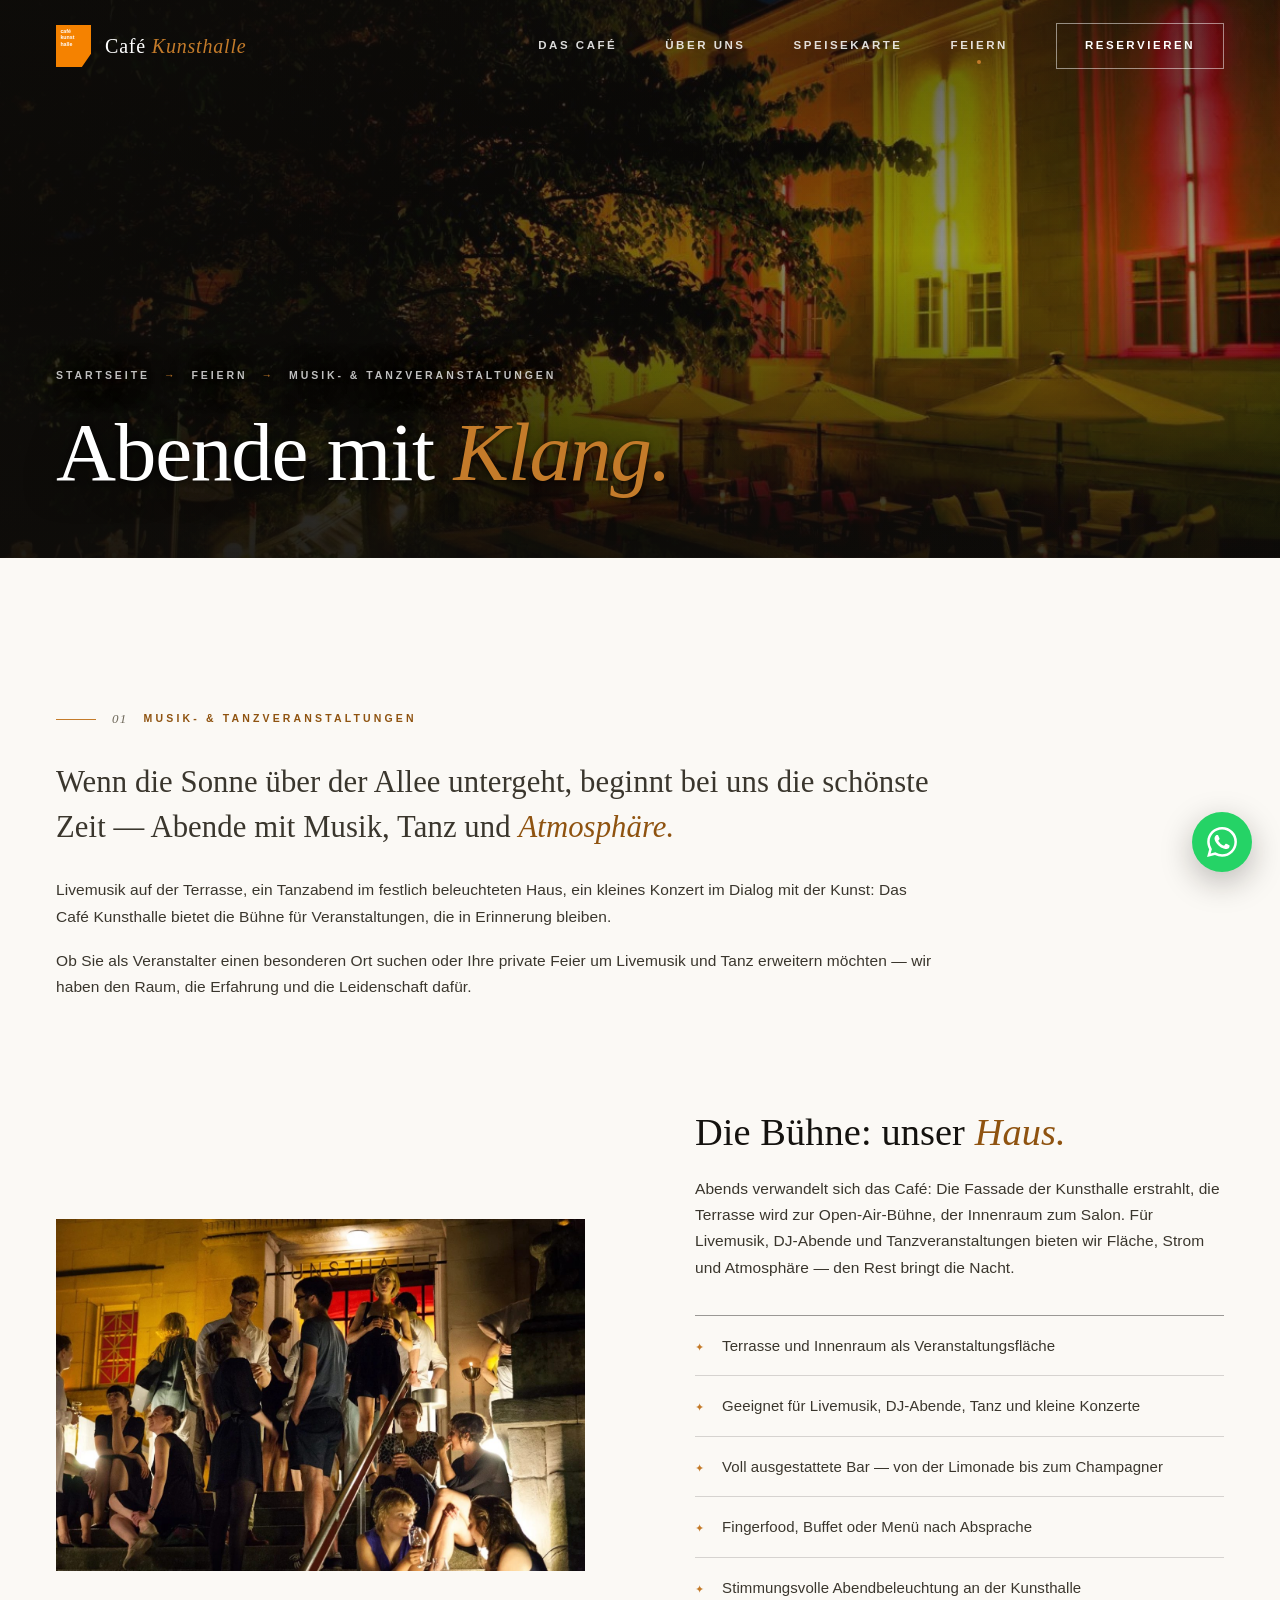
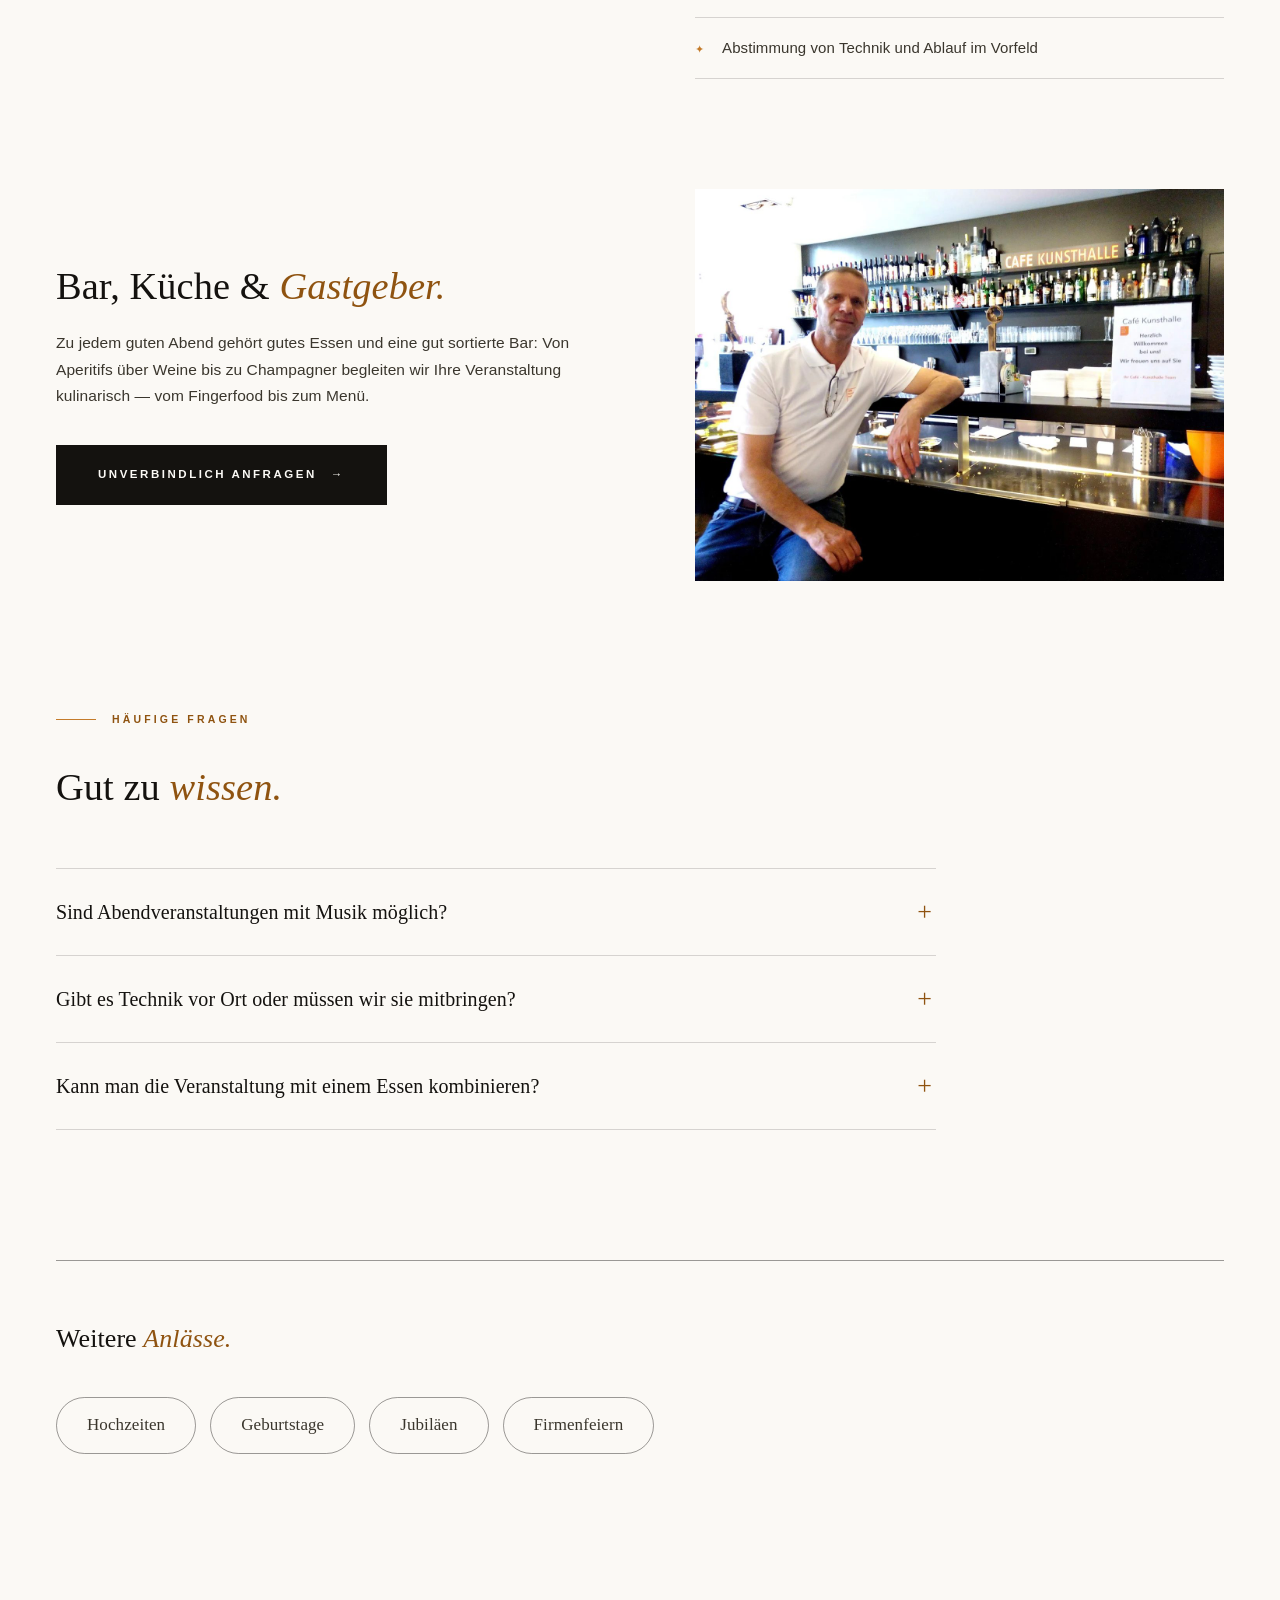
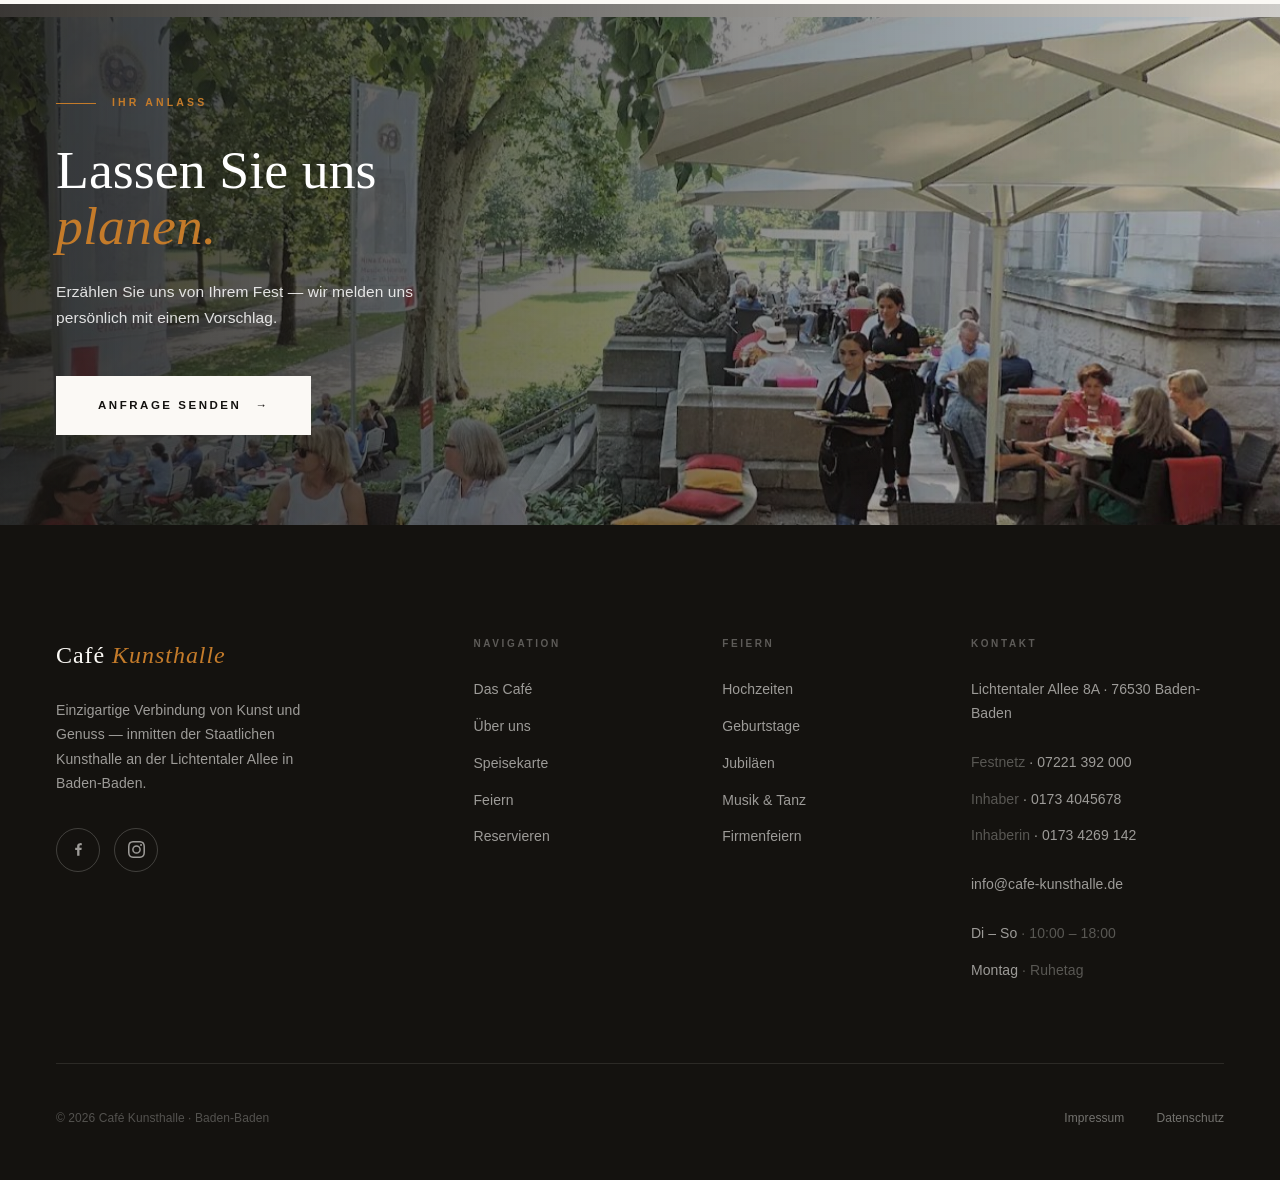
<file: feiern/musik-tanz.html>
<!DOCTYPE html>
<html lang="de">
<head>
<meta charset="UTF-8">
<meta name="viewport" content="width=device-width, initial-scale=1.0">
<meta name="format-detection" content="telephone=no">
<title>Musik- & Tanzveranstaltungen in Baden-Baden — Café Kunsthalle</title>
<meta name="description" content="Musik- und Tanzveranstaltungen in Baden-Baden: Livemusik, Tanzabende und kleine Konzerte im Café Kunsthalle an der Lichtentaler Allee — stimmungsvolle Abende mit Kulisse.">
<meta property="og:title" content="Musik- & Tanzveranstaltungen in Baden-Baden — Café Kunsthalle">
<meta property="og:description" content="Musik- und Tanzveranstaltungen in Baden-Baden: Livemusik, Tanzabende und kleine Konzerte im Café Kunsthalle an der Lichtentaler Allee — stimmungsvolle Abende mit Kulisse.">
<meta property="og:type" content="website">
<meta property="og:locale" content="de_DE">
<link rel="icon" type="image/svg+xml" href="../assets/img/logo.svg">
<link rel="stylesheet" href="../assets/css/style.css">
<script type="application/ld+json">
{"@context":"https://schema.org","@type":"FAQPage","mainEntity":[{"@type":"Question","name":"Sind Abendveranstaltungen mit Musik möglich?","acceptedAnswer":{"@type":"Answer","text":"Ja — außerhalb der regulären Öffnungszeiten sind Musik- und Tanzveranstaltungen nach Absprache möglich. Details zu Lautstärke und Uhrzeiten klären wir gemeinsam im Vorfeld."}},{"@type":"Question","name":"Gibt es Technik vor Ort oder müssen wir sie mitbringen?","acceptedAnswer":{"@type":"Answer","text":"Grundlegende Ausstattung besprechen wir individuell — für größere Produktionen arbeiten Sie oder Ihr Künstler mit eigener Technik, wir stellen Fläche, Strom und Unterstützung."}},{"@type":"Question","name":"Kann man die Veranstaltung mit einem Essen kombinieren?","acceptedAnswer":{"@type":"Answer","text":"Unbedingt — vom Fingerfood über Buffets bis zum gesetzten Menü begleiten wir Ihren Abend kulinarisch in jeder Größenordnung."}}]}
</script>
</head>
<body>
<div class="loader" id="loader"><div class="loader-mark"><img src="../assets/img/logo.svg" alt=""><span>Café Kunsthalle</span></div></div>
<header class="nav" id="nav" data-threshold="0.3">
  <div class="nav-in">
    <a href="../index.html" class="logo" aria-label="Café Kunsthalle — Startseite">
      <img src="../assets/img/logo.svg" alt="Café Kunsthalle Logo">
      <span class="logo-type">Café <i>Kunsthalle</i></span>
    </a>
    <nav class="nav-links" aria-label="Hauptnavigation">
      <a href="../das-cafe.html">Das Café</a>
      <a href="../ueber-uns.html">Über uns</a>
      <a href="../speisekarte.html">Speisekarte</a>
      <a href="../feiern.html" class="active">Feiern</a>
      <a href="../reservierung.html" class="nav-cta">Reservieren</a>
    </nav>
    <button class="burger" id="bg" aria-label="Menü" onclick="mNav()"><span></span><span></span><span></span></button>
  </div>
</header>

<div class="m-nav" id="mn">
  <a href="../index.html" onclick="mNav()">Startseite <small>01</small></a>
  <a href="../das-cafe.html" onclick="mNav()">Das Café <small>02</small></a>
  <a href="../ueber-uns.html" onclick="mNav()">Über uns <small>03</small></a>
  <a href="../speisekarte.html" onclick="mNav()">Speisekarte <small>04</small></a>
  <a href="../feiern.html" onclick="mNav()">Feiern <small>05</small></a>
  <a href="../reservierung.html" onclick="mNav()" style="color:var(--gold-deep)">Reservieren <small>→</small></a>
</div>
<section class="page-hero">
  <div class="hero-img"><img class="px" src="../assets/img/nacht.jpg" alt="Abende mit Klang." fetchpriority="high"></div>
  <div class="hero-content wrap" style="max-width:1440px;margin:0 auto;position:relative;z-index:2">
    <div class="crumb"><a href="../index.html">Startseite</a> <span>→</span> <a href="../feiern.html">Feiern</a> <span>→</span> Musik- & Tanzveranstaltungen</div>
    <h1>Abende mit <em>Klang.</em></h1>
  </div>
</section>
<section class="block">
  <div class="wrap">
    <div class="detail-intro rv">
      <div class="eyebrow"><span class="num">01</span> Musik- & Tanzveranstaltungen</div>
      <p class="big-p">Wenn die Sonne über der Allee untergeht, beginnt bei uns die schönste Zeit — Abende mit Musik, Tanz und <em>Atmosphäre.</em></p>
        <p>Livemusik auf der Terrasse, ein Tanzabend im festlich beleuchteten Haus, ein kleines Konzert im Dialog mit der Kunst: Das Café Kunsthalle bietet die Bühne für Veranstaltungen, die in Erinnerung bleiben.</p>
        <p>Ob Sie als Veranstalter einen besonderen Ort suchen oder Ihre private Feier um Livemusik und Tanz erweitern möchten — wir haben den Raum, die Erfahrung und die Leidenschaft dafür.</p>
    </div>

    <div class="detail-split">
      <div class="d-img rv"><img src="../assets/img/event-nacht.jpg" alt="Das festlich beleuchtete Café Kunsthalle am Abend" loading="lazy"></div>
      <div class="rv" data-d="1">
        <h2>Die Bühne: unser <em>Haus.</em></h2>
        <p>Abends verwandelt sich das Café: Die Fassade der Kunsthalle erstrahlt, die Terrasse wird zur Open-Air-Bühne, der Innenraum zum Salon. Für Livemusik, DJ-Abende und Tanzveranstaltungen bieten wir Fläche, Strom und Atmosphäre — den Rest bringt die Nacht.</p>
        <ul class="leist">
          <li>Terrasse und Innenraum als Veranstaltungsfläche</li>
          <li>Geeignet für Livemusik, DJ-Abende, Tanz und kleine Konzerte</li>
          <li>Voll ausgestattete Bar — von der Limonade bis zum Champagner</li>
          <li>Fingerfood, Buffet oder Menü nach Absprache</li>
          <li>Stimmungsvolle Abendbeleuchtung an der Kunsthalle</li>
          <li>Abstimmung von Technik und Ablauf im Vorfeld</li>
        </ul>
      </div>
    </div>

    <div class="detail-split flip">
      <div class="d-img rv"><img src="../assets/img/chef.jpg" alt="Die Gastgeber an der Bar des Café Kunsthalle" loading="lazy"></div>
      <div class="rv" data-d="1">
        <h2>Bar, Küche & <em>Gastgeber.</em></h2>
        <p>Zu jedem guten Abend gehört gutes Essen und eine gut sortierte Bar: Von Aperitifs über Weine bis zu Champagner begleiten wir Ihre Veranstaltung kulinarisch — vom Fingerfood bis zum Menü.</p>
        <div style="margin-top:36px">
          <a href="../reservierung.html" class="btn btn-dark">Unverbindlich anfragen <span class="a">→</span></a>
        </div>
      </div>
    </div>

    <div class="faq">
      <div class="eyebrow rv">Häufige Fragen</div>
      <h2 class="rv">Gut zu <em>wissen.</em></h2>
      <details class="rv">
        <summary>Sind Abendveranstaltungen mit Musik möglich?</summary>
        <p>Ja — außerhalb der regulären Öffnungszeiten sind Musik- und Tanzveranstaltungen nach Absprache möglich. Details zu Lautstärke und Uhrzeiten klären wir gemeinsam im Vorfeld.</p>
      </details>
      <details class="rv">
        <summary>Gibt es Technik vor Ort oder müssen wir sie mitbringen?</summary>
        <p>Grundlegende Ausstattung besprechen wir individuell — für größere Produktionen arbeiten Sie oder Ihr Künstler mit eigener Technik, wir stellen Fläche, Strom und Unterstützung.</p>
      </details>
      <details class="rv">
        <summary>Kann man die Veranstaltung mit einem Essen kombinieren?</summary>
        <p>Unbedingt — vom Fingerfood über Buffets bis zum gesetzten Menü begleiten wir Ihren Abend kulinarisch in jeder Größenordnung.</p>
      </details>
    </div>

    <div class="more-fetes rv">
      <h3>Weitere <em>Anlässe.</em></h3>
      <div class="more-fetes-row"><a href="hochzeiten.html">Hochzeiten</a><a href="geburtstage.html">Geburtstage</a><a href="jubilaeen.html">Jubiläen</a><a href="firmenfeiern.html">Firmenfeiern</a></div>
    </div>
  </div>
</section>

<section class="cta-banner">
  <div class="bg"><img class="px" src="../assets/img/terrasse-sommer.jpg" alt="" aria-hidden="true" loading="lazy"></div>
  <div class="wrap">
    <div class="eyebrow rv">Ihr Anlass</div>
    <h2 class="serif rv" data-d="1" style="color:#fff">Lassen Sie uns <em style="color:var(--gold)">planen.</em></h2>
    <p class="rv" data-d="2">Erzählen Sie uns von Ihrem Fest — wir melden uns persönlich mit einem Vorschlag.</p>
    <a href="../reservierung.html" class="btn btn-light rv" data-d="3">Anfrage senden <span class="a">→</span></a>
  </div>
</section>
<footer class="foot">
  <div class="wrap">
    <div class="foot-grid">
      <div class="foot-brand">
        <span class="logo-type">Café <i>Kunsthalle</i></span>
        <p>Einzigartige Verbindung von Kunst und Genuss — inmitten der Staatlichen Kunsthalle an der Lichtentaler Allee in Baden-Baden.</p>
        <div class="socials">
          <a href="https://www.facebook.com/CafeKunsthalleBadenBaden/" target="_blank" rel="noopener" aria-label="Facebook">
            <svg viewBox="0 0 24 24" xmlns="http://www.w3.org/2000/svg"><path d="M13.397 20.997v-8.196h2.765l.411-3.209h-3.176V7.548c0-.926.258-1.56 1.587-1.56h1.684V3.127A22.336 22.336 0 0 0 14.201 3c-2.444 0-4.122 1.492-4.122 4.231v2.355H7.332v3.209h2.753v8.202h3.312z"/></svg>
          </a>
          <a href="https://www.instagram.com/cafekunsthalle.badenbaden/" target="_blank" rel="noopener" aria-label="Instagram">
            <svg viewBox="0 0 24 24" xmlns="http://www.w3.org/2000/svg"><path d="M12 2.163c3.204 0 3.584.012 4.85.07 3.252.148 4.771 1.691 4.919 4.919.058 1.265.069 1.645.069 4.849 0 3.205-.012 3.584-.069 4.849-.149 3.225-1.664 4.771-4.919 4.919-1.266.058-1.644.07-4.85.07-3.204 0-3.584-.012-4.849-.07-3.26-.149-4.771-1.699-4.919-4.92-.058-1.265-.07-1.644-.07-4.849 0-3.204.013-3.583.07-4.849.149-3.227 1.664-4.771 4.919-4.919 1.266-.057 1.645-.069 4.849-.069zM12 0C8.741 0 8.333.014 7.053.072 2.695.272.273 2.69.073 7.052.014 8.333 0 8.741 0 12c0 3.259.014 3.668.072 4.948.2 4.358 2.618 6.78 6.98 6.98C8.333 23.986 8.741 24 12 24c3.259 0 3.668-.014 4.948-.072 4.354-.2 6.782-2.618 6.979-6.98.059-1.28.073-1.689.073-4.948 0-3.259-.014-3.667-.072-4.947-.196-4.354-2.617-6.78-6.979-6.98C15.668.014 15.259 0 12 0zm0 5.838a6.162 6.162 0 1 0 0 12.324 6.162 6.162 0 0 0 0-12.324zM12 16a4 4 0 1 1 0-8 4 4 0 0 1 0 8zm6.406-11.845a1.44 1.44 0 1 0 0 2.881 1.44 1.44 0 0 0 0-2.881z"/></svg>
          </a>
        </div>
      </div>
      <div>
        <h4>Navigation</h4>
        <ul>
          <li><a href="../das-cafe.html">Das Café</a></li>
          <li><a href="../ueber-uns.html">Über uns</a></li>
          <li><a href="../speisekarte.html">Speisekarte</a></li>
          <li><a href="../feiern.html">Feiern</a></li>
          <li><a href="../reservierung.html">Reservieren</a></li>
        </ul>
      </div>
      <div>
        <h4>Feiern</h4>
        <ul>
          <li><a href="../feiern/hochzeiten.html">Hochzeiten</a></li>
          <li><a href="../feiern/geburtstage.html">Geburtstage</a></li>
          <li><a href="../feiern/jubilaeen.html">Jubiläen</a></li>
          <li><a href="../feiern/musik-tanz.html">Musik & Tanz</a></li>
          <li><a href="../feiern/firmenfeiern.html">Firmenfeiern</a></li>
        </ul>
      </div>
      <div>
        <h4>Kontakt</h4>
        <ul>
          <li>Lichtentaler Allee 8A · 76530 Baden-Baden</li>
          <li style="margin-top:12px"><i>Festnetz</i> · <a href="tel:+497221392000">07221 392 000</a></li>
          <li><i>Inhaber</i> · <a href="tel:+491734045678">0173 4045678</a></li>
          <li><i>Inhaberin</i> · <a href="tel:+491734269142">0173 4269 142</a></li>
          <li style="margin-top:12px"><a href="mailto:info@cafe-kunsthalle.de">info@cafe-kunsthalle.de</a></li>
          <li style="margin-top:12px">Di – So <i>· 10:00 – 18:00</i></li>
          <li>Montag <i>· Ruhetag</i></li>
        </ul>
      </div>
    </div>
    <div class="foot-base">
      <span>© 2026 Café Kunsthalle · Baden-Baden</span>
      <nav>
        <a href="../impressum.html">Impressum</a>
        <a href="../datenschutz.html">Datenschutz</a>
      </nav>
    </div>
  </div>
</footer>
<script src="../assets/js/main.js"></script>
<a class="wa-float" href="https://wa.me/491734045678" target="_blank" rel="noopener" aria-label="Per WhatsApp kontaktieren">
<svg viewBox="0 0 24 24" xmlns="http://www.w3.org/2000/svg"><path d="M17.472 14.382c-.297-.149-1.758-.867-2.03-.967-.273-.099-.471-.148-.67.15-.197.297-.767.966-.94 1.164-.173.199-.347.223-.644.075-.297-.15-1.255-.463-2.39-1.475-.883-.788-1.48-1.761-1.653-2.059-.173-.297-.018-.458.13-.606.134-.133.298-.347.446-.52.149-.174.198-.298.298-.497.099-.198.05-.371-.025-.52-.075-.149-.669-1.612-.916-2.207-.242-.579-.487-.5-.669-.51-.173-.008-.371-.01-.57-.01-.198 0-.52.074-.792.372-.272.297-1.04 1.016-1.04 2.479 0 1.462 1.065 2.875 1.213 3.074.149.198 2.096 3.2 5.077 4.487.709.306 1.262.489 1.694.625.712.227 1.36.195 1.871.118.571-.085 1.758-.719 2.006-1.413.248-.694.248-1.289.173-1.413-.074-.124-.272-.198-.57-.347m-5.421 7.403h-.004a9.87 9.87 0 01-5.031-1.378l-.361-.214-3.741.982.998-3.648-.235-.374a9.86 9.86 0 01-1.51-5.26c.001-5.45 4.436-9.884 9.888-9.884 2.64 0 5.122 1.03 6.988 2.898a9.825 9.825 0 012.893 6.994c-.003 5.45-4.437 9.884-9.885 9.884m8.413-18.297A11.815 11.815 0 0012.05 0C5.495 0 .16 5.335.157 11.892c0 2.096.547 4.142 1.588 5.945L.057 24l6.305-1.654a11.882 11.882 0 005.683 1.448h.005c6.554 0 11.89-5.335 11.893-11.893a11.821 11.821 0 00-3.48-8.413z"/></svg>
</a>
</body>
</html>
</file>
<file: assets/css/style.css>
/* ============================================================
   Café Kunsthalle Baden-Baden — style.css
   Keine externen Fonts, keine externen Requests. DSGVO-clean.
   ============================================================ */

:root {
  --ink: #14120f;
  --ink-2: #3a362d;
  --ink-3: #6e685a;
  --paper: #fbf9f5;
  --paper-2: #efe9dd;
  --line: rgba(20,18,15,0.16);
  --line-strong: rgba(20,18,15,0.42);
  --gold: #c47b2a;
  --gold-deep: #8f5310;
  --serif: 'Didot', 'Bodoni 72', 'Playfair Display', 'Georgia', serif;
  --sans: -apple-system, BlinkMacSystemFont, 'Helvetica Neue', 'Segoe UI', Helvetica, Arial, sans-serif;
  --e: cubic-bezier(0.19, 1, 0.22, 1);
}

* { margin: 0; padding: 0; box-sizing: border-box; }
html { scroll-behavior: smooth; -webkit-font-smoothing: antialiased; text-rendering: optimizeLegibility; }

body {
  font-family: var(--sans);
  background: var(--paper);
  color: var(--ink);
  font-size: 16px;
  line-height: 1.7;
  letter-spacing: 0.005em;
}

::selection { background: var(--gold); color: #fff; }
img { display: block; max-width: 100%; }

.eyebrow {
  display: flex;
  align-items: center;
  gap: 16px;
  font-size: 10.5px;
  font-weight: 600;
  letter-spacing: 0.3em;
  text-transform: uppercase;
  color: var(--gold-deep);
}

.eyebrow::before { content: ''; width: 40px; height: 1px; background: var(--gold); }
.eyebrow.center { justify-content: center; }
.eyebrow.center::after { content: ''; width: 40px; height: 1px; background: var(--gold); }
.eyebrow .num {
  font-family: var(--serif);
  font-style: italic;
  font-weight: 400;
  font-size: 13px;
  letter-spacing: 0.1em;
  color: var(--ink-3);
}

/* ================= NAV ================= */
.nav { position: fixed; top: 0; left: 0; right: 0; z-index: 300; transition: background 0.5s var(--e), box-shadow 0.5s; }
.nav-in {
  max-width: 1440px; margin: 0 auto; padding: 0 56px;
  height: 92px;
  display: flex; align-items: center; justify-content: space-between;
  transition: height 0.4s var(--e);
}
.nav.solid {
  background: rgba(251,249,245,0.98);
  -webkit-backdrop-filter: blur(18px) saturate(1.4);
  backdrop-filter: blur(18px) saturate(1.4);
  box-shadow: 0 1px 0 var(--line);
}
.nav.solid .nav-in { height: 76px; }

.logo { display: flex; align-items: center; gap: 14px; text-decoration: none; }
.logo img { height: 42px; width: auto; transition: height 0.4s var(--e); }
.nav.solid .logo img { height: 36px; }
.logo-type { font-family: var(--serif); font-size: 20px; letter-spacing: 0.04em; color: #fff; transition: color 0.4s; }
.logo-type i { font-style: italic; color: var(--gold); }
.nav.solid .logo-type { color: var(--ink); }

.nav-links { display: flex; align-items: center; gap: 48px; }
.nav-links a {
  font-size: 11.5px; font-weight: 600; letter-spacing: 0.22em; text-transform: uppercase;
  text-decoration: none;
  color: rgba(255,255,255,0.85);
  transition: color 0.3s;
  position: relative;
}
.nav-links a::after {
  content: '';
  position: absolute; left: 50%; bottom: -8px;
  width: 4px; height: 4px; border-radius: 50%;
  background: var(--gold);
  transform: translateX(-50%) scale(0);
  transition: transform 0.3s var(--e);
}
.nav-links a:hover { color: #fff; }
.nav-links a:hover::after, .nav-links a.active::after { transform: translateX(-50%) scale(1); }
.nav.solid .nav-links a { color: var(--ink-2); }
.nav.solid .nav-links a:hover, .nav.solid .nav-links a.active { color: var(--ink); }

.nav-cta { border: 1px solid rgba(255,255,255,0.5) !important; padding: 12px 28px; color: #fff !important; }
.nav-cta::after { display: none !important; }
.nav-cta:hover { background: #fff; color: var(--ink) !important; border-color: #fff !important; }
.nav.solid .nav-cta { background: var(--ink); border-color: var(--ink) !important; color: var(--paper) !important; }
.nav.solid .nav-cta:hover { background: var(--gold-deep); border-color: var(--gold-deep) !important; }

.burger { display: none; background: none; border: none; cursor: pointer; width: 40px; height: 40px; position: relative; z-index: 400; }
.burger span { position: absolute; left: 8px; right: 8px; height: 1.5px; background: #fff; transition: all 0.4s var(--e); }
.nav.solid .burger span { background: var(--ink); }
.burger.x span { background: var(--ink) !important; }
.burger span:nth-child(1) { top: 14px; }
.burger span:nth-child(2) { top: 20px; }
.burger span:nth-child(3) { top: 26px; }
.burger.x span:nth-child(1) { top: 20px; transform: rotate(45deg); }
.burger.x span:nth-child(2) { opacity: 0; }
.burger.x span:nth-child(3) { top: 20px; transform: rotate(-45deg); }

.m-nav {
  position: fixed; inset: 0;
  background: var(--paper);
  z-index: 350;
  display: flex; flex-direction: column; justify-content: center;
  padding: 0 40px; gap: 4px;
  opacity: 0; pointer-events: none;
  transition: opacity 0.4s;
}
.m-nav.open { opacity: 1; pointer-events: auto; }
.m-nav a {
  font-family: var(--serif); font-size: 34px;
  color: var(--ink); text-decoration: none;
  padding: 12px 0;
  border-bottom: 1px solid var(--line);
  display: flex; justify-content: space-between; align-items: center;
}
.m-nav a small { font-family: var(--sans); font-size: 10px; letter-spacing: 0.2em; color: var(--ink-3); }
.m-nav a:active { color: var(--gold-deep); }

/* ================= HERO (Startseite) ================= */
.hero {
  position: relative;
  min-height: 100vh; min-height: 100svh;
  display: flex; flex-direction: column; justify-content: flex-end;
  overflow: hidden;
  color: #fff;
}
.hero-img { position: absolute; inset: 0; }
.hero-img img { width: 100%; height: 100%; object-fit: cover; transform: scale(1.08); animation: heroZoom 2.8s var(--e) forwards; }
@keyframes heroZoom { to { transform: scale(1); } }
.hero::before {
  content: '';
  position: absolute; inset: 0;
  background:
    linear-gradient(90deg, rgba(15,13,10,0.78) 0%, rgba(15,13,10,0.42) 46%, rgba(15,13,10,0.12) 100%),
    linear-gradient(180deg, rgba(15,13,10,0.55) 0%, rgba(15,13,10,0.2) 36%, rgba(15,13,10,0.82) 100%);
  z-index: 1;
}
.hero h1, .hero-kicker, .hero-facts, .page-hero h1, .page-hero .crumb {
  text-shadow: 0 3px 36px rgba(0,0,0,0.7), 0 1px 4px rgba(0,0,0,0.55);
}
.hero-content { position: relative; z-index: 2; max-width: 1440px; margin: 0 auto; width: 100%; padding: 0 56px 72px; }
.hero-kicker {
  display: flex; align-items: center; gap: 18px;
  font-size: 11px; font-weight: 600; letter-spacing: 0.32em; text-transform: uppercase;
  color: rgba(255,255,255,0.9);
  margin-bottom: 30px;
  opacity: 0; animation: rise 1.1s var(--e) 0.3s forwards;
}
.hero-kicker::before { content: ''; width: 48px; height: 1px; background: var(--gold); }
.hero h1 {
  font-family: var(--serif); font-weight: 400;
  font-size: clamp(56px, 8.5vw, 130px);
  line-height: 0.98; letter-spacing: -0.015em;
  max-width: 12ch;
  margin-bottom: 44px;
  opacity: 0; animation: rise 1.1s var(--e) 0.45s forwards;
}
.hero h1 em { font-style: italic; color: var(--gold); }
@keyframes rise { from { opacity: 0; transform: translateY(44px); } to { opacity: 1; transform: none; } }
.hero-bottom {
  display: flex; justify-content: space-between; align-items: flex-end; gap: 40px;
  padding-top: 36px;
  border-top: 1px solid rgba(255,255,255,0.25);
  opacity: 0; animation: rise 1.1s var(--e) 0.65s forwards;
}
.hero-facts { display: flex; gap: 64px; flex-wrap: wrap; }
.hero-facts div small {
  display: block;
  font-size: 10px; font-weight: 600; letter-spacing: 0.26em; text-transform: uppercase;
  color: rgba(255,255,255,0.55);
  margin-bottom: 6px;
}
.hero-facts div b { font-family: var(--serif); font-weight: 400; font-size: 17px; letter-spacing: 0.02em; }
.hero-facts .stars { color: var(--gold); letter-spacing: 2px; font-size: 13px; }
.hero-actions { display: flex; gap: 20px; flex-shrink: 0; }

/* ================= PAGE HERO (Unterseiten) ================= */
.page-hero {
  position: relative;
  min-height: 62vh;
  display: flex; flex-direction: column; justify-content: flex-end;
  overflow: hidden;
  color: #fff;
}
.page-hero .hero-img { position: absolute; inset: 0; }
.page-hero .hero-img img { width: 100%; height: 100%; object-fit: cover; }
.page-hero::before {
  content: '';
  position: absolute; inset: 0;
  background:
    linear-gradient(90deg, rgba(15,13,10,0.7) 0%, rgba(15,13,10,0.32) 55%, rgba(15,13,10,0.1) 100%),
    linear-gradient(180deg, rgba(15,13,10,0.6) 0%, rgba(15,13,10,0.3) 45%, rgba(15,13,10,0.82) 100%);
  z-index: 1;
}
.page-hero .hero-content { padding-bottom: 64px; }
.page-hero .crumb {
  display: flex; align-items: center; gap: 14px;
  font-size: 10.5px; font-weight: 600; letter-spacing: 0.28em; text-transform: uppercase;
  color: rgba(255,255,255,0.75);
  margin-bottom: 26px;
}
.page-hero .crumb a { color: rgba(255,255,255,0.75); text-decoration: none; }
.page-hero .crumb a:hover { color: #fff; }
.page-hero .crumb span { color: var(--gold); }
.page-hero h1 {
  font-family: var(--serif); font-weight: 400;
  font-size: clamp(48px, 6.5vw, 96px);
  line-height: 1.0; letter-spacing: -0.015em;
}
.page-hero h1 em { font-style: italic; color: var(--gold); }

/* ================= BUTTONS ================= */
.btn {
  display: inline-flex; align-items: center; justify-content: center; gap: 14px;
  font-family: var(--sans);
  font-size: 11.5px; font-weight: 600; letter-spacing: 0.22em; text-transform: uppercase;
  text-decoration: none;
  cursor: pointer;
  border: none;
  transition: all 0.4s var(--e);
  white-space: nowrap;
}
.btn-light { background: var(--paper); color: var(--ink); padding: 20px 42px; }
.btn-light:hover { background: var(--gold); color: #fff; }
.btn-dark { background: var(--ink); color: var(--paper); padding: 20px 42px; }
.btn-dark:hover { background: var(--gold-deep); }
.btn-line { background: transparent; color: inherit; padding: 20px 0; border-bottom: 1px solid currentColor; }
.btn-line:hover { color: var(--gold-deep); }
.btn .a { transition: transform 0.4s var(--e); }
.btn:hover .a { transform: translateX(6px); }

/* ================= LAYOUT ================= */
.wrap { max-width: 1440px; margin: 0 auto; padding: 0 56px; }
section.block { padding: 150px 0; }
section.block.tight { padding: 110px 0; }

.sec-head { margin-bottom: 90px; }
.sec-head h2 {
  font-family: var(--serif); font-weight: 400;
  font-size: clamp(42px, 4.6vw, 74px);
  line-height: 1.04; letter-spacing: -0.01em;
  margin-top: 30px;
  max-width: 16ch;
}
.sec-head h2 em, h2.serif em { font-style: italic; color: var(--gold-deep); }
h2.serif {
  font-family: var(--serif); font-weight: 400;
  font-size: clamp(42px, 4.2vw, 66px);
  line-height: 1.05;
  margin-top: 30px;
}
.sec-head.centered { text-align: center; }
.sec-head.centered h2 { margin-left: auto; margin-right: auto; }

/* ================= INTRO GRID ================= */
.intro-grid { display: grid; grid-template-columns: 1fr 1fr; gap: 120px; align-items: start; }
.intro-copy { position: sticky; top: 140px; }
.intro-copy .big-p {
  font-family: var(--serif);
  font-size: clamp(22px, 2vw, 30px);
  line-height: 1.5;
  margin: 30px 0 28px;
}
.intro-copy .big-p em { font-style: italic; color: var(--gold-deep); }
.intro-copy p { color: var(--ink-2); font-size: 15.5px; max-width: 52ch; margin-bottom: 18px; }

.intro-stats { display: flex; margin-top: 54px; border-top: 1px solid var(--line); }
.intro-stats div { flex: 1; padding: 28px 28px 0 0; }
.intro-stats div + div { border-left: 1px solid var(--line); padding-left: 28px; }
.intro-stats b { display: block; font-family: var(--serif); font-weight: 400; font-size: 46px; line-height: 1; margin-bottom: 10px; }
.intro-stats span { font-size: 11.5px; letter-spacing: 0.08em; text-transform: uppercase; color: var(--ink-3); }

.intro-media { display: flex; flex-direction: column; gap: 24px; }
.intro-media figure { overflow: hidden; }
.intro-media img { width: 100%; transition: transform 1.6s var(--e); }
.intro-media figure:hover img { transform: scale(1.045); }
.intro-media figure.offset { width: 78%; align-self: flex-end; }
.hosts .intro-media figure.offset { box-shadow: -28px 28px 0 var(--paper-2); }
.intro-media figcaption { font-family: var(--serif); font-style: italic; font-size: 13.5px; color: var(--ink-3); padding-top: 12px; }

/* ================= GASTGEBER ================= */
.hosts { background: var(--paper-2); }
.hosts-grid { display: grid; grid-template-columns: 7fr 5fr; gap: 110px; align-items: center; }
.hosts-photo { position: relative; }
.hosts-photo figure { overflow: hidden; }
.hosts-photo img { width: 100%; transition: transform 1.8s var(--e); }
.hosts-photo:hover img { transform: scale(1.03); }
.hosts-photo::after {
  content: '';
  position: absolute; top: 28px; left: -28px;
  width: 100%; height: 100%;
  border: 1px solid var(--gold);
  z-index: -1;
}
.hosts-copy .big-q {
  font-family: var(--serif);
  font-size: clamp(24px, 2.2vw, 34px);
  line-height: 1.42;
  margin: 30px 0;
}
.hosts-copy .big-q em { font-style: italic; color: var(--gold-deep); }
.hosts-copy p { color: var(--ink-2); font-size: 15.5px; margin-bottom: 18px; }
.hosts-sig { margin-top: 40px; padding-top: 30px; border-top: 1px solid var(--line); display: flex; flex-direction: column; gap: 4px; }
.hosts-sig b { font-family: var(--serif); font-style: italic; font-weight: 400; font-size: 22px; }
.hosts-sig span { font-size: 11.5px; letter-spacing: 0.16em; text-transform: uppercase; color: var(--ink-3); }

/* ================= SPEISEKARTE ================= */
.menu-cat { margin-bottom: 110px; }
.menu-cat:last-of-type { margin-bottom: 0; }
.menu-cat-head {
  display: flex; align-items: baseline; gap: 28px;
  margin-bottom: 56px;
  padding-bottom: 24px;
  border-bottom: 1px solid var(--line-strong);
}
.menu-cat-head .rn { font-family: var(--serif); font-style: italic; font-size: 17px; color: var(--ink-3); }
.menu-cat-head h2 {
  font-family: var(--serif); font-weight: 400;
  font-size: clamp(30px, 3vw, 44px);
}
.menu-cat-head p { margin-left: auto; font-family: var(--serif); font-style: italic; font-size: 14px; color: var(--ink-3); }

.dishes { display: grid; grid-template-columns: 1fr 1fr; gap: 0 110px; }
.dish { padding: 30px 0; border-bottom: 1px solid var(--line); }
.dish-top { display: flex; align-items: baseline; gap: 18px; margin-bottom: 8px; }
.dish-top h3 { font-family: var(--serif); font-weight: 400; font-size: 21px; }
.dish-top .dots { flex: 1; border-bottom: 1px dotted var(--line-strong); transform: translateY(-5px); }
.dish-top .p { font-family: var(--serif); font-style: italic; font-size: 18px; color: var(--gold-deep); white-space: nowrap; }
.dish p { font-size: 14px; color: var(--ink-3); line-height: 1.65; max-width: 54ch; }

.menu-foot { margin-top: 70px; display: flex; justify-content: center; }
.menu-foot p { font-family: var(--serif); font-style: italic; font-size: 14px; color: var(--ink-3); text-align: center; max-width: 60ch; }

/* Menü-Teaser (Startseite) */
.menu-teaser { background: var(--paper-2); }
.menu-teaser-grid { display: grid; grid-template-columns: 1fr 1fr; gap: 0 110px; margin-bottom: 70px; }

/* ================= GALERIE ================= */
.gal-band { display: grid; grid-template-columns: repeat(12, 1fr); grid-auto-rows: 96px; gap: 24px; }
.gal-band figure { overflow: hidden; position: relative; }
.gal-band img { width: 100%; height: 100%; object-fit: cover; transition: transform 1.6s var(--e); }
.gal-band figure:hover img { transform: scale(1.05); }
.gal-band figure:nth-child(1) { grid-column: 1 / 6;  grid-row: span 5; }
.gal-band figure:nth-child(2) { grid-column: 6 / 10; grid-row: span 3; }
.gal-band figure:nth-child(3) { grid-column: 10 / 13; grid-row: span 3; margin-top: 60px; }
.gal-band figure:nth-child(4) { grid-column: 6 / 9;  grid-row: span 2; }
.gal-band figure:nth-child(5) { grid-column: 9 / 13; grid-row: span 2; }

/* ================= STIMMEN ================= */
.voices {
  background:
    radial-gradient(1000px 520px at 88% -5%, rgba(196,123,42,0.18), transparent 62%),
    radial-gradient(700px 400px at 0% 105%, rgba(196,123,42,0.08), transparent 55%),
    linear-gradient(180deg, #1a1610 0%, #131009 100%);
  color: var(--paper);
}
.voices .eyebrow { color: var(--gold); }
.voices .eyebrow .num { color: rgba(249,247,243,0.4); }
.voices-head { display: flex; justify-content: space-between; align-items: flex-end; gap: 48px; margin-bottom: 90px; }
.voices-head h2 {
  font-family: var(--serif); font-weight: 400;
  font-size: clamp(42px, 4.6vw, 74px);
  line-height: 1.04;
  margin-top: 30px;
}
.voices-head h2 em { font-style: italic; color: var(--gold); }
.v-score { text-align: right; flex-shrink: 0; }
.v-score .n { font-family: var(--serif); font-size: clamp(80px, 8vw, 120px); line-height: 0.85; color: var(--gold); }
.v-score .s { color: var(--gold); letter-spacing: 5px; font-size: 16px; margin: 18px 0 10px; }
.v-score small { font-size: 11.5px; letter-spacing: 0.1em; color: rgba(249,247,243,0.4); }

.v-grid { display: grid; grid-template-columns: repeat(3, 1fr); }
.v-card { padding: 0 52px; border-left: 1px solid rgba(249,247,243,0.14); display: flex; flex-direction: column; }
.v-card:first-child { padding-left: 0; border-left: none; }
.v-card:last-child { padding-right: 0; }
.v-card .qm { font-family: var(--serif); font-size: 84px; line-height: 0.4; color: var(--gold); margin-bottom: 40px; }
.v-card blockquote {
  font-family: var(--serif);
  font-size: 19px; font-style: italic; line-height: 1.65;
  color: rgba(249,247,243,0.92);
  flex: 1;
  margin-bottom: 40px;
}
.v-card .by { border-top: 1px solid rgba(249,247,243,0.14); padding-top: 24px; }
.v-card .by .st { color: var(--gold); font-size: 11px; letter-spacing: 3px; margin-bottom: 10px; }
.v-card .by b { display: block; font-size: 13.5px; font-weight: 600; letter-spacing: 0.06em; }
.v-card .by span { font-size: 12px; color: rgba(249,247,243,0.4); }

.v-foot {
  margin-top: 90px; padding-top: 44px;
  border-top: 1px solid rgba(249,247,243,0.14);
  display: flex; justify-content: space-between; align-items: center; flex-wrap: wrap; gap: 24px;
}
.v-foot p { font-size: 13px; color: rgba(249,247,243,0.45); }
.v-foot a {
  color: var(--gold);
  font-size: 11.5px; font-weight: 600; letter-spacing: 0.22em; text-transform: uppercase;
  text-decoration: none;
  border-bottom: 1px solid var(--gold);
  padding-bottom: 4px;
  transition: opacity 0.3s;
}
.v-foot a:hover { opacity: 0.65; }

/* ================= FEIERN ================= */
.fete-grid { display: grid; grid-template-columns: 5fr 7fr; gap: 120px; align-items: start; }
.fete-copy { position: sticky; top: 140px; }
.fete-copy p { color: var(--ink-2); font-size: 15.5px; max-width: 44ch; margin: 28px 0 44px; }
.fete-list { border-top: 1px solid var(--line-strong); }
.fete-item {
  display: grid;
  grid-template-columns: 64px 1fr auto;
  align-items: baseline;
  gap: 28px;
  padding: 38px 0;
  border-bottom: 1px solid var(--line);
  transition: padding-left 0.5s var(--e);
  cursor: default;
}
.fete-item:hover { padding-left: 16px; }
.fete-item .no { font-family: var(--serif); font-style: italic; font-size: 15px; color: var(--ink-3); }
.fete-item h3 {
  font-family: var(--serif); font-weight: 400;
  font-size: clamp(24px, 2.4vw, 34px);
  line-height: 1.15;
  transition: color 0.4s;
}
.fete-item:hover h3 { color: var(--gold-deep); font-style: italic; }
.fete-item p { grid-column: 2; font-size: 14px; color: var(--ink-3); max-width: 52ch; margin-top: 6px; }
.fete-item .arr-c { font-family: var(--serif); font-size: 22px; color: var(--line-strong); transition: color 0.4s, transform 0.5s var(--e); }
.fete-item:hover .arr-c { color: var(--gold-deep); transform: translateX(8px); }
.fete-photo { margin-top: 60px; overflow: hidden; }
.fete-photo img { width: 100%; transition: transform 1.6s var(--e); }
.fete-photo:hover img { transform: scale(1.04); }

/* ================= CTA BANNER ================= */
.cta-banner { position: relative; overflow: hidden; min-height: 480px; display: flex; align-items: center; color: #fff; }
.cta-banner .bg { position: absolute; inset: 0; }
.cta-banner .bg img { width: 100%; height: 100%; object-fit: cover; }
.cta-banner::before {
  content: '';
  position: absolute; inset: 0;
  background: linear-gradient(90deg, rgba(23,21,18,0.85) 0%, rgba(23,21,18,0.5) 55%, rgba(23,21,18,0.2) 100%);
  z-index: 1;
}
.cta-banner .wrap { position: relative; z-index: 2; width: 100%; padding-top: 90px; padding-bottom: 90px; }
.cta-banner .eyebrow { color: var(--gold); }
.cta-banner h2 { color: #fff; max-width: 16ch; }
.cta-banner h2 em { color: var(--gold); }
.cta-banner p { max-width: 48ch; color: rgba(255,255,255,0.85); font-size: 15.5px; margin: 24px 0 44px; }

/* ================= RESERVIEREN ================= */
.res { background: var(--paper-2); }
.res-grid { display: grid; grid-template-columns: 5fr 7fr; gap: 120px; align-items: start; }
.res-side p { color: var(--ink-2); font-size: 15.5px; max-width: 42ch; margin: 28px 0 50px; }
.res-lines { border-top: 1px solid var(--line-strong); }
.res-lines a, .res-lines .row {
  display: flex; justify-content: space-between; align-items: baseline; gap: 24px;
  padding: 24px 0;
  border-bottom: 1px solid var(--line);
  text-decoration: none;
  color: var(--ink);
  transition: padding-left 0.4s var(--e);
}
.res-lines a:hover { padding-left: 12px; }
.res-lines small { font-size: 10px; font-weight: 600; letter-spacing: 0.24em; text-transform: uppercase; color: var(--ink-3); }
.res-lines b { font-family: var(--serif); font-weight: 400; font-size: 18px; text-align: right; }

.res-card { background: var(--paper); padding: 72px; box-shadow: 0 40px 100px -40px rgba(23,21,18,0.18); }
.res-card h3 { font-family: var(--serif); font-weight: 400; font-size: 30px; margin-bottom: 10px; }
.res-card > p { font-size: 13.5px; color: var(--ink-3); margin-bottom: 52px; }

.fg { display: grid; grid-template-columns: 1fr 1fr; gap: 34px; }
.ff { display: flex; flex-direction: column; gap: 12px; }
.ff.w { grid-column: 1 / -1; }
.ff label { font-size: 10px; font-weight: 600; letter-spacing: 0.24em; text-transform: uppercase; color: var(--ink-2); }
.ff input, .ff select, .ff textarea {
  border: none;
  border-bottom: 1px solid var(--line-strong);
  background: transparent;
  font-family: var(--sans);
  font-size: 15.5px;
  color: var(--ink);
  padding: 10px 2px;
  outline: none;
  border-radius: 0;
  width: 100%;
  -webkit-appearance: none;
  appearance: none;
  transition: border-color 0.3s;
}
.ff select {
  background-image: url("data:image/svg+xml;charset=UTF-8,%3Csvg xmlns='http://www.w3.org/2000/svg' width='11' height='7' viewBox='0 0 11 7'%3E%3Cpath d='M1 1l4.5 4.5L10 1' stroke='%23171512' fill='none' stroke-width='1.1'/%3E%3C/svg%3E");
  background-repeat: no-repeat;
  background-position: right 4px center;
  padding-right: 26px;
  cursor: pointer;
}
.ff input:focus, .ff select:focus, .ff textarea:focus { border-bottom-color: var(--gold-deep); }
.ff textarea { min-height: 90px; resize: vertical; }
.res-send { margin-top: 52px; }
.res-send .btn-dark { width: 100%; padding: 22px; }
.res-send p { font-size: 11.5px; color: var(--ink-3); text-align: center; margin-top: 18px; }
.res-ok {
  display: none;
  margin-top: 28px;
  padding: 24px 28px;
  border-left: 2px solid var(--gold);
  background: var(--paper-2);
  font-size: 14px;
  color: var(--ink-2);
}

/* ================= MAP ================= */
.map { position: relative; height: 520px; background: var(--paper-2); border-top: 1px solid var(--line); }
.map-gate {
  position: absolute; inset: 0;
  display: flex; flex-direction: column; align-items: center; justify-content: center;
  text-align: center; gap: 22px; padding: 48px;
}
.map-gate h3 { font-family: var(--serif); font-weight: 400; font-size: 32px; }
.map-gate address { font-family: var(--serif); font-style: italic; font-size: 17px; color: var(--ink-2); }
.map-gate p { max-width: 54ch; font-size: 12.5px; color: var(--ink-3); }
.map iframe { width: 100%; height: 100%; border: 0; display: none; }

/* ================= RECHTSTEXTE ================= */
.legal { max-width: 820px; margin: 0 auto; padding: 180px 32px 140px; }
.legal h1 { font-family: var(--serif); font-weight: 400; font-size: clamp(40px, 5vw, 64px); margin: 24px 0 56px; }
.legal h2 { font-family: var(--serif); font-weight: 400; font-size: 26px; margin: 48px 0 18px; }
.legal p, .legal li { font-size: 15px; color: var(--ink-2); margin-bottom: 14px; }
.legal ul { padding-left: 22px; }
.legal .todo {
  background: var(--paper-2);
  border-left: 2px solid var(--gold);
  padding: 22px 26px;
  font-size: 13.5px;
  color: var(--ink-2);
  margin: 32px 0;
}

/* ================= FOOTER ================= */
.foot { background: var(--ink); color: rgba(249,247,243,0.6); padding: 110px 0 52px; }
.foot-grid {
  display: grid;
  grid-template-columns: 4fr 2fr 2fr 3fr;
  gap: 80px;
  padding-bottom: 80px;
  border-bottom: 1px solid rgba(249,247,243,0.1);
}
.foot .logo-type { color: var(--paper); font-size: 24px; }
.foot-brand > p { font-size: 14px; margin-top: 22px; max-width: 34ch; line-height: 1.75; }
.socials { display: flex; gap: 14px; margin-top: 32px; }
.socials a {
  width: 44px; height: 44px;
  border: 1px solid rgba(249,247,243,0.2);
  border-radius: 50%;
  display: flex; align-items: center; justify-content: center;
  transition: all 0.35s var(--e);
}
.socials svg { width: 17px; height: 17px; fill: rgba(249,247,243,0.6); transition: fill 0.3s; }
.socials a:hover { border-color: var(--gold); background: var(--gold); transform: translateY(-3px); }
.socials a:hover svg { fill: #fff; }
.foot h4 {
  font-size: 10px; font-weight: 600; letter-spacing: 0.26em; text-transform: uppercase;
  color: rgba(249,247,243,0.32);
  margin-bottom: 26px;
}
.foot ul { list-style: none; display: flex; flex-direction: column; gap: 13px; }
.foot ul a { color: rgba(249,247,243,0.6); text-decoration: none; font-size: 14px; transition: color 0.25s; }
.foot ul a:hover { color: var(--gold); }
.foot ul li { font-size: 14px; }
.foot ul li i { font-style: normal; color: rgba(249,247,243,0.3); }
.foot-base {
  display: flex; justify-content: space-between; align-items: center; flex-wrap: wrap; gap: 24px;
  padding-top: 44px;
  font-size: 12px;
  color: rgba(249,247,243,0.28);
}
.foot-base nav { display: flex; gap: 32px; }
.foot-base nav a { color: rgba(249,247,243,0.42); text-decoration: none; }
.foot-base nav a:hover { color: var(--gold); }

/* ================= REVEAL ================= */
.rv { opacity: 0; transform: translateY(44px); transition: opacity 1s var(--e), transform 1s var(--e); }
.rv.go { opacity: 1; transform: none; }
@media (prefers-reduced-motion: reduce) {
  .rv { opacity: 1; transform: none; transition: none; }
  .hero-img img, .hero h1, .hero-kicker, .hero-bottom { animation: none; opacity: 1; transform: none; }
}

/* ================= RESPONSIVE ================= */
@media (max-width: 1180px) {
  .wrap { padding: 0 40px; }
  .nav-in { padding: 0 40px; }
  .hero-content { padding: 0 40px 56px; }
  .intro-grid, .hosts-grid, .fete-grid, .res-grid { grid-template-columns: 1fr; gap: 72px; }
  .intro-copy, .fete-copy { position: static; }
  .v-grid { grid-template-columns: 1fr; gap: 56px; }
  .v-card { padding: 0; border-left: none; border-top: 1px solid rgba(249,247,243,0.14); padding-top: 48px; }
  .v-card:first-child { border-top: none; padding-top: 0; }
  .dishes, .menu-teaser-grid { grid-template-columns: 1fr; }
}

@media (max-width: 880px) {
  .nav-links { display: none; }
  .burger { display: block; }
  section.block { padding: 96px 0; }
  .hero h1 { font-size: clamp(48px, 12vw, 76px); }
  .page-hero { min-height: 52vh; }
  .hero-bottom { flex-direction: column; align-items: flex-start; gap: 32px; }
  .hero-facts { gap: 36px; }
  .gal-band { grid-auto-rows: 70px; gap: 16px; }
  .gal-band figure:nth-child(1) { grid-column: 1 / 13; grid-row: span 4; }
  .gal-band figure:nth-child(2) { grid-column: 1 / 7;  grid-row: span 3; }
  .gal-band figure:nth-child(3) { grid-column: 7 / 13; grid-row: span 3; margin-top: 0; }
  .gal-band figure:nth-child(4) { grid-column: 1 / 7;  grid-row: span 2; }
  .gal-band figure:nth-child(5) { grid-column: 7 / 13; grid-row: span 2; }
  .foot-grid { grid-template-columns: 1fr 1fr; gap: 52px; }
  .res-card { padding: 48px 32px; }
  .voices-head { flex-direction: column; align-items: flex-start; }
  .v-score { text-align: left; }
  .fete-item { grid-template-columns: 40px 1fr auto; gap: 18px; }
  .menu-cat-head { flex-wrap: wrap; }
  .menu-cat-head p { margin-left: 0; width: 100%; }
}

@media (max-width: 560px) {
  .wrap { padding: 0 26px; }
  .nav-in { padding: 0 26px; height: 76px; }
  .hero-content { padding: 0 26px 44px; }
  .fg { grid-template-columns: 1fr; }
  .foot-grid { grid-template-columns: 1fr; gap: 44px; }
  .hero-actions { flex-direction: column; width: 100%; }
  .hero-actions .btn { width: 100%; }
  .intro-stats { flex-direction: column; }
  .intro-stats div + div { border-left: none; border-top: 1px solid var(--line); padding: 24px 0 0; margin-top: 24px; }
  .hosts-photo::after { display: none; }
  .res-card { padding: 40px 24px; }
  .legal { padding: 140px 24px 100px; }
}

/* ================= PREMIUM ADDITIONS ================= */

/* Preloader */
.loader {
  position: fixed; inset: 0;
  background: var(--paper);
  z-index: 999;
  display: flex; align-items: center; justify-content: center;
  transition: opacity 0.8s var(--e), visibility 0.8s;
}
.loader.done { opacity: 0; visibility: hidden; }
.loader-mark { text-align: center; }
.loader-mark img { height: 64px; margin: 0 auto 20px; animation: pulse 1.6s ease-in-out infinite; }
.loader-mark span {
  font-family: var(--serif); font-style: italic; font-size: 15px; color: var(--ink-3);
  letter-spacing: 0.06em;
}
@keyframes pulse { 0%,100% { opacity: 1; } 50% { opacity: 0.45; } }

/* Rotierendes Badge (Hero) */
.spin-badge {
  position: absolute;
  right: 56px; bottom: 190px;
  width: 150px; height: 150px;
  z-index: 3;
  opacity: 0;
  animation: rise 1.1s var(--e) 0.9s forwards;
}
.spin-badge svg { width: 100%; height: 100%; animation: spin 22s linear infinite; }
.spin-badge text {
  font-family: var(--sans);
  font-size: 10.5px; font-weight: 600;
  letter-spacing: 0.2em; text-transform: uppercase;
  fill: rgba(255,255,255,0.9);
}
.spin-badge .center-star {
  position: absolute; inset: 0;
  display: flex; align-items: center; justify-content: center;
  font-family: var(--serif); font-style: italic;
  font-size: 26px; color: var(--gold);
}
@keyframes spin { to { transform: rotate(360deg); } }

/* Marquee-Band */
.marquee {
  padding: 38px 0;
  overflow: hidden;
  background: var(--ink);
}
.marquee-track { display: flex; gap: 0; white-space: nowrap; width: max-content; animation: mq 42s linear infinite; }
.marquee-item {
  font-family: var(--serif);
  font-size: clamp(26px, 3vw, 42px);
  color: var(--paper);
  display: inline-block;
  line-height: 1.25;
}
.marquee-item i { font-style: italic; color: var(--gold); }
.marquee-item::after {
  content: '✦';
  font-size: 14px;
  color: var(--gold);
  margin: 0 44px;
}
@keyframes mq { to { transform: translateX(-50%); } }

/* Parallax */
.px { will-change: transform; }

/* Gestaffelte Reveals */
.rv[data-d="1"] { transition-delay: 0.12s; }
.rv[data-d="2"] { transition-delay: 0.24s; }
.rv[data-d="3"] { transition-delay: 0.36s; }

/* Detailseiten (Feier-Anlässe) */
.detail-intro { max-width: 880px; }
.detail-intro .big-p {
  font-family: var(--serif);
  font-size: clamp(24px, 2.4vw, 36px);
  line-height: 1.45;
  margin: 30px 0 28px;
}
.detail-intro .big-p em { font-style: italic; color: var(--gold-deep); }
.detail-intro p { color: var(--ink-2); font-size: 15.5px; margin-bottom: 18px; }

.detail-split { display: grid; grid-template-columns: 1fr 1fr; gap: 110px; align-items: center; margin-top: 110px; }
.detail-split.flip .d-img { order: 2; }
.detail-split .d-img { overflow: hidden; }
.detail-split .d-img img { width: 100%; transition: transform 1.8s var(--e); }
.detail-split .d-img:hover img { transform: scale(1.04); }
.detail-split h2 { font-family: var(--serif); font-weight: 400; font-size: clamp(30px, 3vw, 44px); line-height: 1.12; margin-bottom: 22px; }
.detail-split h2 em { font-style: italic; color: var(--gold-deep); }
.detail-split p { color: var(--ink-2); font-size: 15.5px; margin-bottom: 16px; }

.leist { margin-top: 34px; border-top: 1px solid var(--line-strong); }
.leist li {
  list-style: none;
  display: flex; align-items: baseline; gap: 18px;
  padding: 17px 0;
  border-bottom: 1px solid var(--line);
  font-size: 15px;
  color: var(--ink-2);
}
.leist li::before { content: '✦'; font-size: 11px; color: var(--gold); }

.faq { max-width: 880px; margin-top: 130px; }
.faq h2 { font-family: var(--serif); font-weight: 400; font-size: clamp(30px, 3vw, 44px); margin: 26px 0 48px; }
.faq h2 em { font-style: italic; color: var(--gold-deep); }
.faq details { border-top: 1px solid var(--line); }
.faq details:last-of-type { border-bottom: 1px solid var(--line); }
.faq summary {
  font-family: var(--serif);
  font-size: 20px;
  padding: 26px 40px 26px 0;
  cursor: pointer;
  list-style: none;
  position: relative;
  transition: color 0.3s;
}
.faq summary::-webkit-details-marker { display: none; }
.faq summary::after {
  content: '+';
  position: absolute; right: 4px; top: 50%;
  transform: translateY(-50%);
  font-family: var(--serif);
  font-size: 26px;
  color: var(--gold-deep);
  transition: transform 0.4s var(--e);
}
.faq details[open] summary { color: var(--gold-deep); font-style: italic; }
.faq details[open] summary::after { transform: translateY(-50%) rotate(45deg); }
.faq details p { padding: 0 0 28px; color: var(--ink-2); font-size: 15px; max-width: 68ch; }

/* Anlass-Verweise (andere Feiern) */
.more-fetes { margin-top: 130px; padding-top: 56px; border-top: 1px solid var(--line-strong); }
.more-fetes h3 { font-family: var(--serif); font-weight: 400; font-size: 26px; margin-bottom: 36px; }
.more-fetes h3 em { font-style: italic; color: var(--gold-deep); }
.more-fetes-row { display: flex; flex-wrap: wrap; gap: 14px; }
.more-fetes-row a {
  font-family: var(--serif);
  font-size: 17px;
  color: var(--ink-2);
  text-decoration: none;
  border: 1px solid var(--line-strong);
  border-radius: 100px;
  padding: 13px 30px;
  transition: all 0.35s var(--e);
}
.more-fetes-row a:hover { background: var(--ink); border-color: var(--ink); color: var(--paper); font-style: italic; }

/* Fete-Items als Links */
a.fete-item { text-decoration: none; color: inherit; cursor: pointer; }

/* Über-uns Werte */
.values { display: grid; grid-template-columns: repeat(3, 1fr); gap: 1px; background: var(--line); border: 1px solid var(--line); margin-top: 110px; }
.value { background: var(--paper); padding: 56px 44px; transition: background 0.4s; }
.value:hover { background: var(--paper-2); }
.value .vn { font-family: var(--serif); font-style: italic; font-size: 16px; color: var(--gold-deep); margin-bottom: 22px; }
.value h3 { font-family: var(--serif); font-weight: 400; font-size: 26px; margin-bottom: 14px; }
.value p { font-size: 14px; color: var(--ink-3); line-height: 1.7; }

@media (max-width: 1180px) {
  .detail-split { grid-template-columns: 1fr; gap: 56px; }
  .detail-split.flip .d-img { order: 0; }
  .values { grid-template-columns: 1fr; }
}
@media (max-width: 880px) {
  .spin-badge { display: none; }
}


/* ================= WHATSAPP FLOAT ================= */
.wa-float {
  position: fixed;
  right: 28px; bottom: 28px;
  z-index: 290;
  width: 60px; height: 60px;
  border-radius: 50%;
  background: #25D366;
  display: flex; align-items: center; justify-content: center;
  box-shadow: 0 10px 32px rgba(20,18,15,0.28);
  transition: transform 0.35s var(--e), box-shadow 0.35s;
}
.wa-float svg { width: 30px; height: 30px; fill: #fff; }
.wa-float:hover { transform: translateY(-4px) scale(1.06); box-shadow: 0 16px 44px rgba(20,18,15,0.34); }
@media (max-width: 560px) { .wa-float { right: 18px; bottom: 18px; width: 54px; height: 54px; } }


/* ================= STIMMEN — FARBE & LEBEN ================= */
.v-score .s, .v-card .by .st {
  color: #e79f3c;
  text-shadow: 0 0 22px rgba(231,159,60,0.5);
}
.v-card .by { display: flex; align-items: center; gap: 16px; border-top: 1px solid rgba(249,247,243,0.14); padding-top: 24px; }
.v-card .by .av {
  width: 48px; height: 48px;
  border-radius: 50%;
  background: linear-gradient(135deg, #e79f3c, #8f5310);
  display: flex; align-items: center; justify-content: center;
  font-size: 14px; font-weight: 600; letter-spacing: 0.05em;
  color: #fff;
  flex-shrink: 0;
  box-shadow: 0 6px 18px rgba(196,123,42,0.35);
}
.v-card .by .by-t { display: flex; flex-direction: column; gap: 3px; }
.g-ic { display: inline-block; vertical-align: -3px; margin-right: 9px; }
.v-card { transition: transform 0.5s var(--e); }
.v-card:hover { transform: translateY(-6px); }
.v-card:hover .qm { color: #e79f3c; }
</file>
